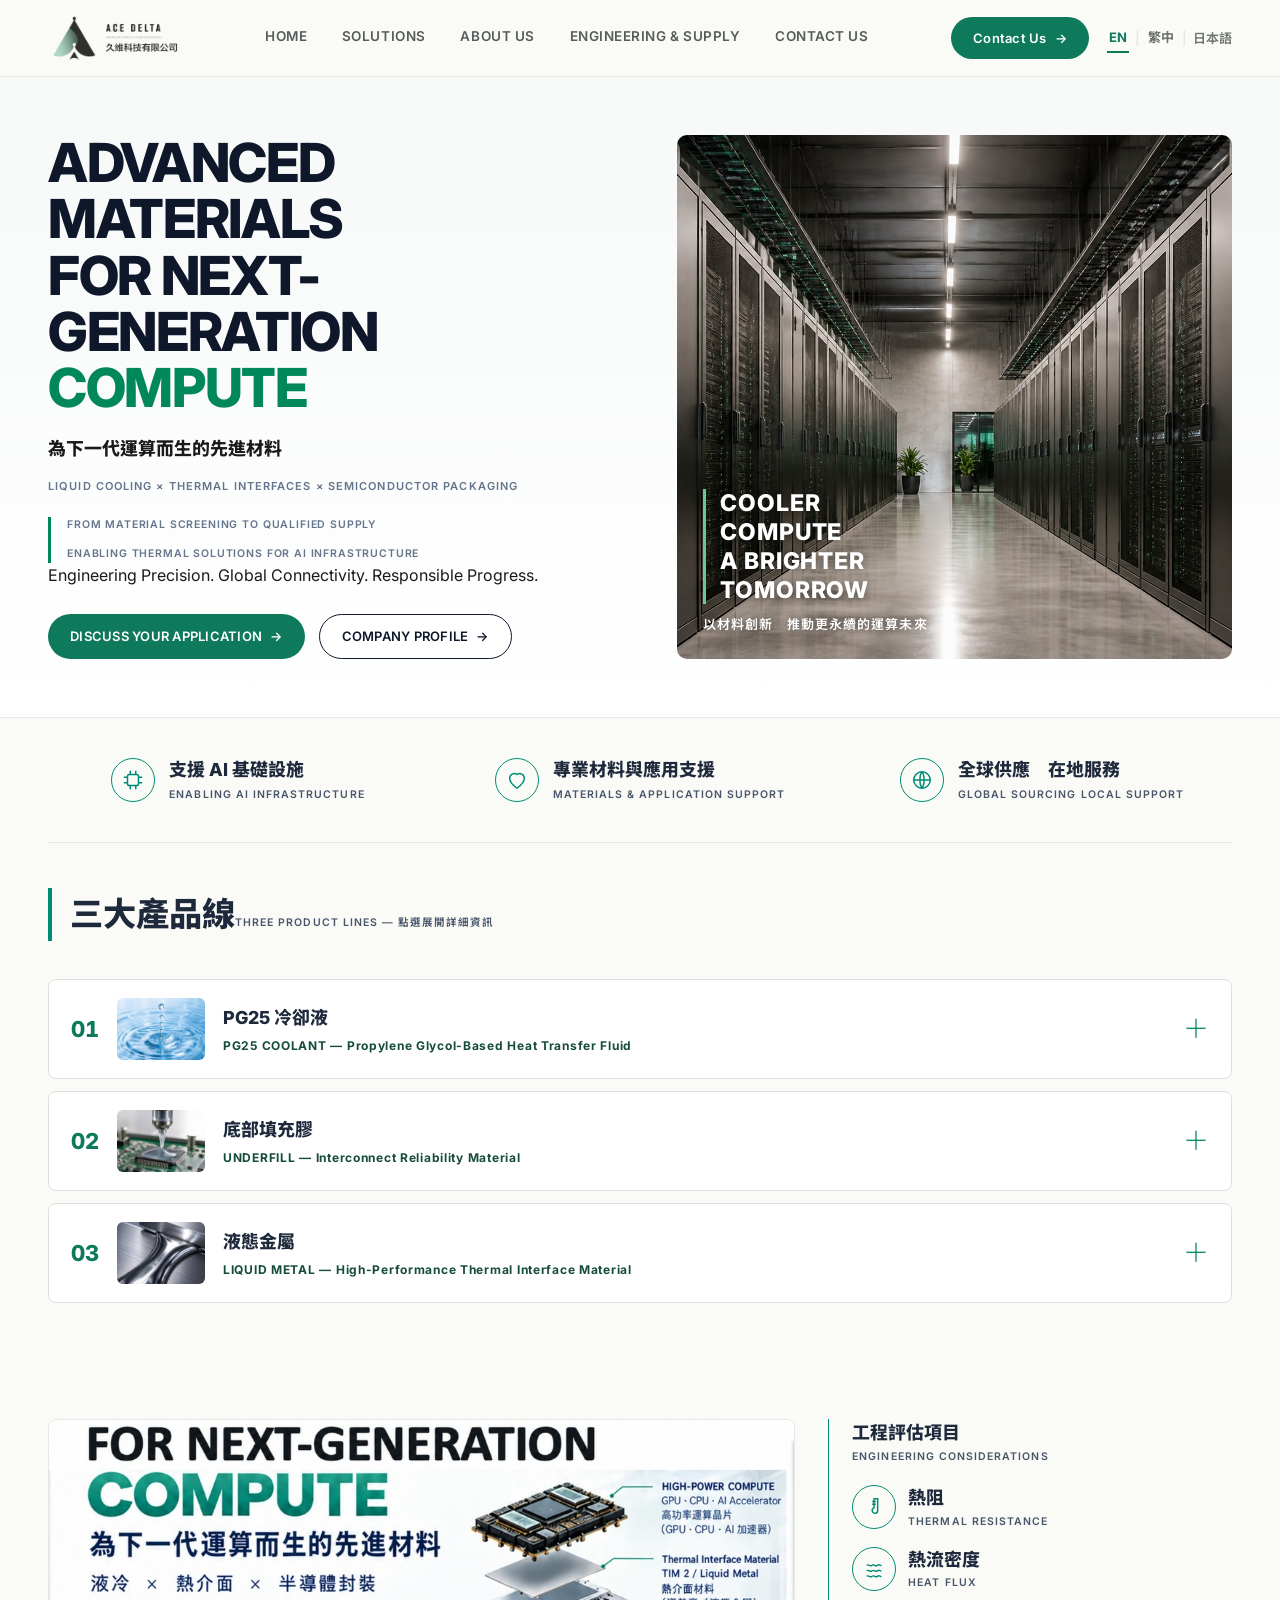
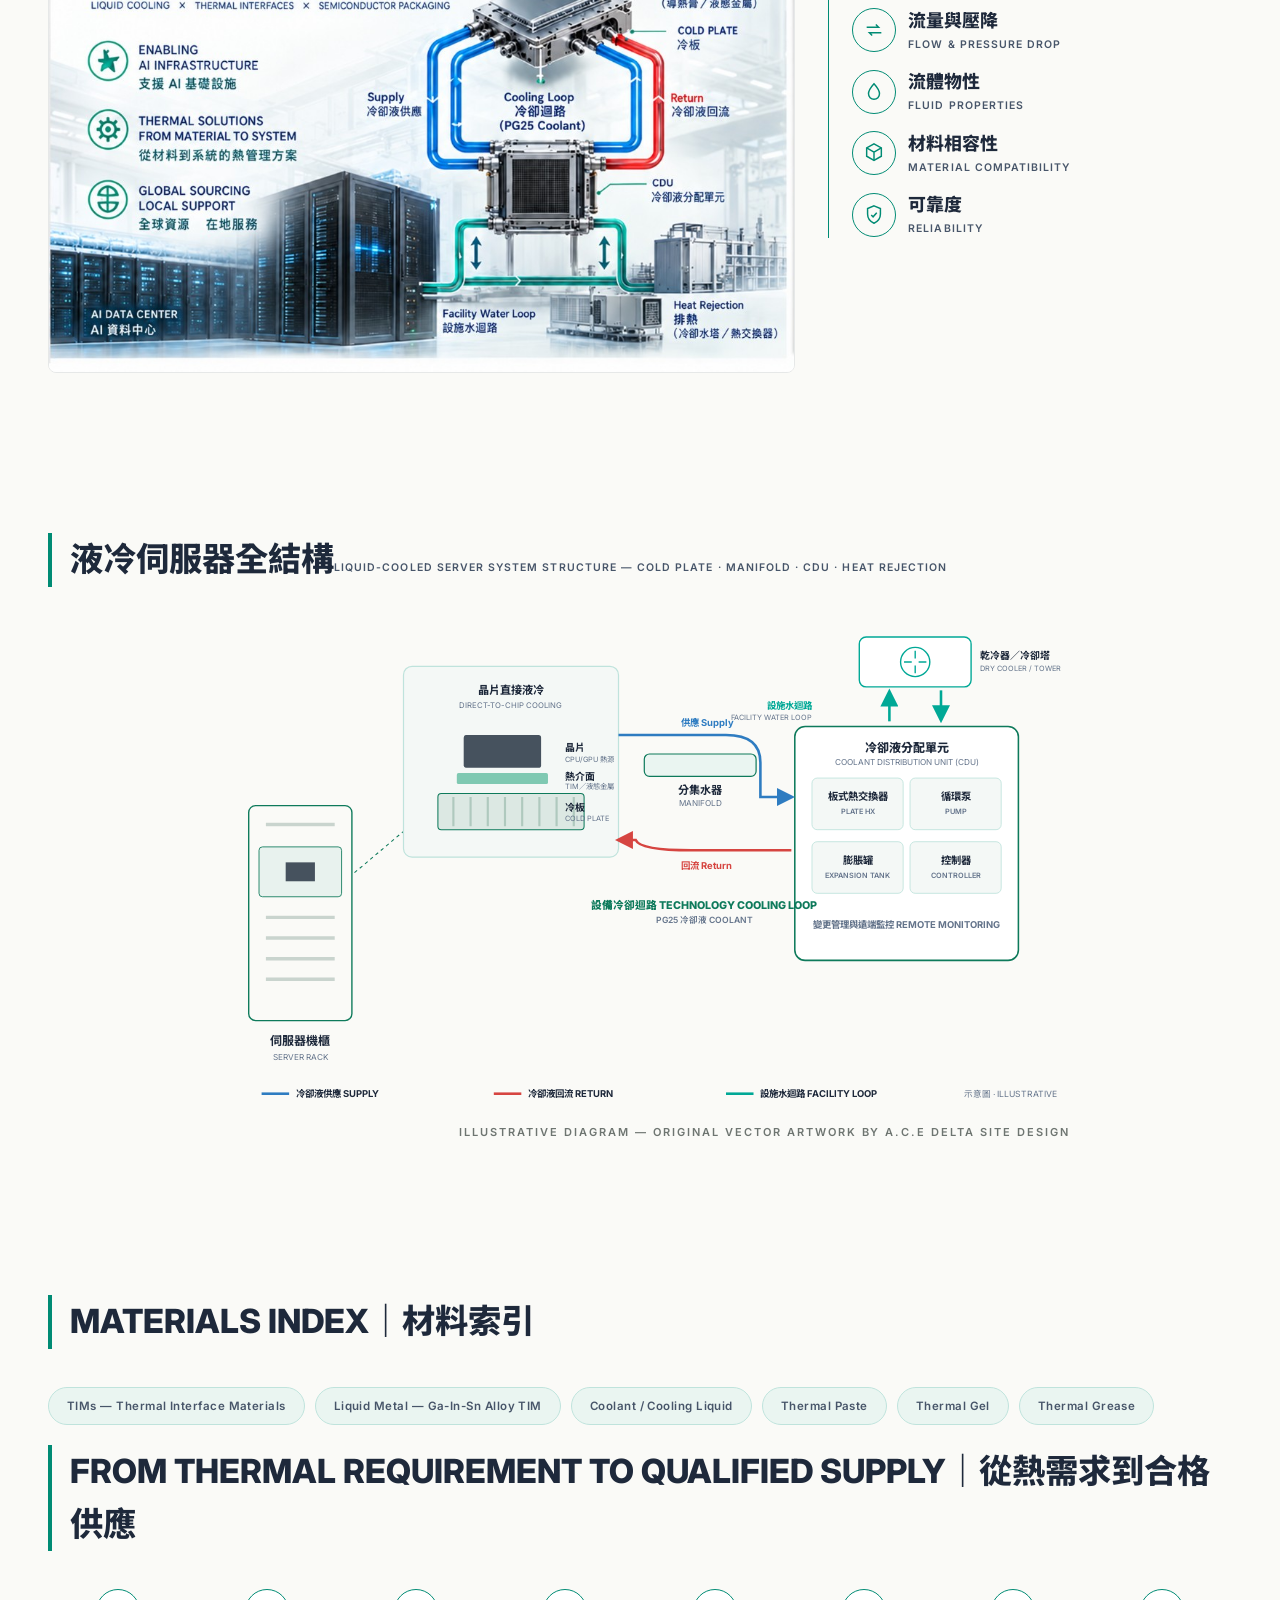
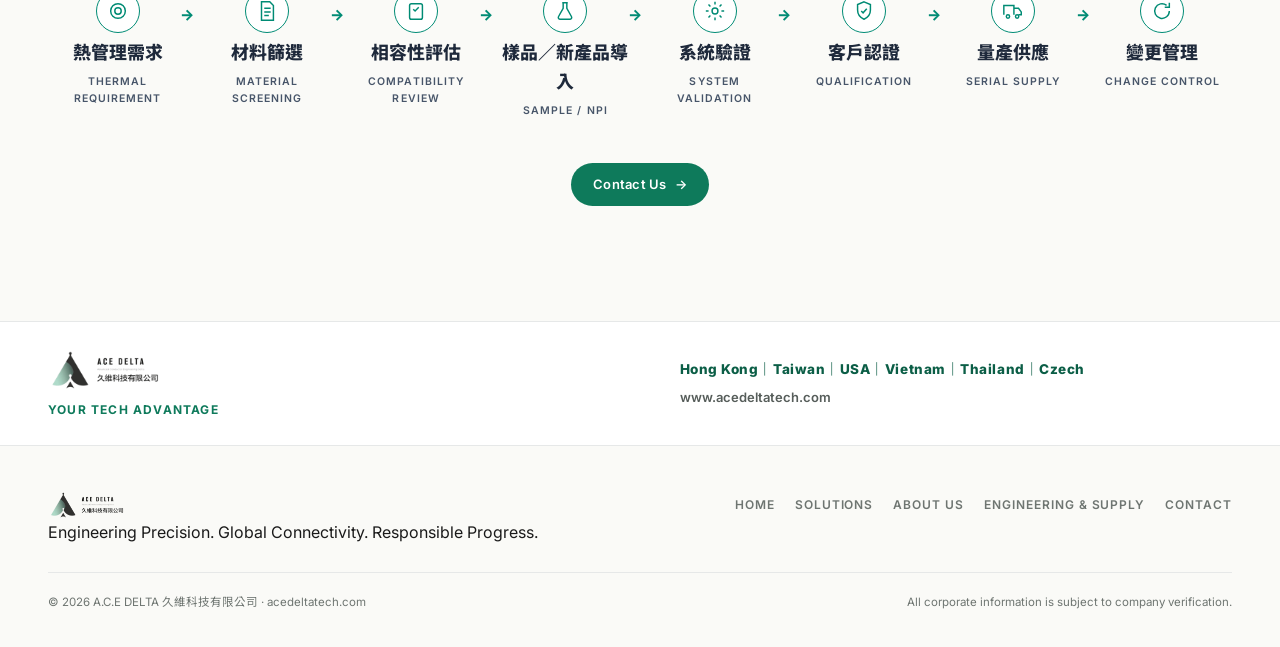
<file: index.html>
<!DOCTYPE html>
<!-- BUILD: 20261009-0045 | FIX: About Us links now point to about.html | 此檔案為修正版 -->
<html lang="en" class="lang-en">
<head>
<meta charset="UTF-8">
<meta name="viewport" content="width=device-width, initial-scale=1.0">
<title>A.C.E DELTA — Advanced Thermal Materials &amp; Engineering Supply｜TIMs, Ga-In-Sn Liquid Metal, Coolant, Thermal Paste</title>
<meta name="description" content="A.C.E DELTA TECH supports multinational manufacturing supply chains with thermal interface materials — Ga-In-Sn liquid metal TIM 液態金屬, coolant 冷卻液, thermal paste/gel/grease 導熱膏／導熱凝膠 — plus technical sourcing and application engineering support for AI server liquid cooling, EV batteries, automotive electronics and 5G／6G.">
<meta name="robots" content="index,follow">
<meta name="keywords" content="TIMs, thermal interface materials, liquid metal, coolant, cooling liquid, thermal paste, thermal gel, thermal grease, 散熱材料, 液態金屬, 冷卻液, 水冷液, 導熱膏, 導熱凝膠, 導熱矽脂">
<link rel="canonical" href="https://acedeltatech.com/">
<link rel="alternate" hreflang="en" href="https://acedeltatech.com/">
<link rel="alternate" hreflang="zh-Hant" href="https://acedeltatech.com/?lang=zh">
<link rel="alternate" hreflang="x-default" href="https://acedeltatech.com/">
<link rel="alternate" hreflang="ja" href="https://acedeltatech.com/ja/">
<meta property="og:type" content="website">
<meta property="og:site_name" content="A.C.E DELTA">
<meta property="og:title" content="A.C.E DELTA — Materials Enable a More Sustainable Compute Future">
<meta property="og:description" content="Advanced thermal materials for next-generation compute — liquid cooling, thermal interfaces, semiconductor packaging.">
<meta property="og:url" content="https://acedeltatech.com/">
<meta property="og:locale" content="en_US">
<meta property="og:locale:alternate" content="zh_TW">
<meta property="og:image" content="https://acedeltatech.com/og/about.jpg">
<meta name="twitter:card" content="summary_large_image">
<link rel="preconnect" href="https://fonts.googleapis.com">
<link rel="preconnect" href="https://fonts.gstatic.com" crossorigin>
<link href="https://fonts.googleapis.com/css2?family=Inter:wght@400;500;600;700;800&family=Source+Serif+4:opsz,wght@8..60,300;8..60,400&family=Noto+Sans+TC:wght@400;500;700;900&display=swap" rel="stylesheet">
<script type="application/ld+json">
{"@context":"https://schema.org","@graph":[
 {"@type":"Organization","@id":"https://acedeltatech.com/#org",
  "name":"A.C.E DELTA","alternateName":"久維科技有限公司",
  "url":"https://acedeltatech.com/",
  "description":"Hong Kong-based trading and application-support business in advanced thermal and electronic materials, connecting materials science, application expertise and international supply networks across Hong Kong, Taiwan, Vietnam, Thailand, the United States and the Czech Republic.",
  "areaServed":["HK","TW","VN","TH","US","CZ"],
  "knowsAbout":["Gallium-Indium-Tin (Ga-In-Sn) Alloy","Liquid Metal TIM","AI Server Liquid Cooling","Thermal Interface Materials (TIMs)","Liquid Metal","Coolant","Cooling Liquid","Thermal Paste","Thermal Gel","Thermal Grease","熱介面材料","散熱材料","液態金屬","冷卻液","水冷液","導熱膏","導熱凝膠"]},
 {"@type":"WebPage","@id":"https://acedeltatech.com/","url":"https://acedeltatech.com/",
  "name":"A.C.E DELTA 久維科技有限公司 — Advanced Materials for Next-Generation Compute","inLanguage":"en",
  "about":{"@id":"https://acedeltatech.com/#org"},
  "description":"Contact and global network of A.C.E DELTA: supply network, locations and operations across Hong Kong, Taiwan, Vietnam, Thailand, the United States and the Czech Republic."},
 {"@type":"BreadcrumbList","itemListElement":[
  {"@type":"ListItem","position":1,"name":"Home","item":"https://acedeltatech.com/"},
  {"@type":"ListItem","position":2,"name":"Contact Us","item":"https://acedeltatech.com/"}]}
]}
</script>
<link rel="stylesheet" href="assets/css/style.css">
</head>
<body data-page="home">
<a class="skip" href="#main"><span class="en">Skip to content</span><span class="zh">跳至主要內容</span></a>

<header class="site-head" id="siteHead">
  <div class="wrap head-in">
    <a class="logo" href="index.html" aria-label="A.C.E DELTA — 久維科技有限公司">
      <img src="assets/img/logo.png" alt="A.C.E DELTA — Advanced Conductor Engineering Delta 久維科技有限公司">
    </a>
    <nav class="main-nav" id="mainNav" aria-label="Main navigation">
      <a href="index.html"><span class="en">Home</span><span class="zh">首頁</span></a>
      <a href="solutions.html"><span class="en">Solutions</span><span class="zh">解決方案</span></a>
      <a href="about.html"><span class="en">About Us</span><span class="zh">關於我們</span></a>
      <a href="engineering.html"><span class="en">Engineering &amp; Supply</span><span class="zh">工程與供應</span></a>
      <a href="contact.html"><span class="en">Contact Us</span><span class="zh">聯絡我們</span></a>
    </nav>
    <div class="head-actions">
      <a class="pill" href="#rfq"><span class="en">Contact Us</span><span class="zh">聯絡我們</span> →</a>
      <div class="lang-sw" role="group" aria-label="Language switch">
        <button type="button" data-lang="en" aria-pressed="true">EN</button>
        <span class="bar">|</span>
        <button type="button" data-lang="zh" aria-pressed="false">繁中</button>
      <span class="bar">|</span><a href="https://acedeltatech.com/ja/" hreflang="ja">日本語</a></div>
      <button class="burger" id="burger" aria-expanded="false" aria-controls="mainNav" aria-label="Menu"><span></span><span></span><span></span></button>
    </div>
  </div>
</header>

<main id="main">

<!-- ============ HERO ============ -->
<section class="hero2" id="top">
  <div class="wrap hero2-grid">
    <div class="hero2-copy">
      <h1><span class="navy">ADVANCED MATERIALS<br>FOR NEXT-GENERATION</span><br><span class="hl">COMPUTE</span></h1>
      <p class="h-zh">為下一代運算而生的先進材料</p>
      <p class="h-tags"><span class="zh">液冷 × 熱介面 × 半導體封裝</span><span class="en">LIQUID COOLING × THERMAL INTERFACES × SEMICONDUCTOR PACKAGING</span></p>
      <div class="h-values">
        <p><span class="zh">從材料篩選到合格供應</span><span class="en-sub">From material screening to qualified supply</span></p>
        <p><span class="zh">支援 AI 運算基礎設施的熱管理與材料解決方案</span><span class="en-sub">Enabling thermal solutions for AI infrastructure</span></p>
      </div>
      <p class="brand-statement"><span class="en">Engineering Precision. Global Connectivity. Responsible Progress.</span><span class="zh">可靠技術・全球信任・共創未來</span></p>
      <div class="h-ctas">
        <a class="pill" href="contact.html"><span class="zh">討論您的應用需求</span><span class="en">DISCUSS YOUR APPLICATION</span> →</a>
        <button class="pill ghost" id="profileBtn" type="button"><span class="zh">下載公司簡介</span><span class="en">COMPANY PROFILE</span> →</button>
      </div>
    </div>
    <figure class="hero2-media">
      <img src="assets/img/ai-dc-hero.jpg" alt="AI data center corridor — liquid-cooled compute infrastructure">
      <figcaption class="h-ov"><span class="ov-en">COOLER<br>COMPUTE<br>A BRIGHTER<br>TOMORROW</span><span class="ov-zh">以材料創新　推動更永續的運算未來</span></figcaption>
    </figure>
  </div>
</section>

<!-- ============ VALUE PILLARS ============ -->
  <div class="wrap">
    <div class="pillars reveal">
      <div class="pillar"><span class="ico" aria-hidden="true"><svg viewBox="0 0 24 24" fill="none" stroke="#008B74" stroke-width="1.6"><rect x="6" y="6" width="12" height="12" rx="2"/><path d="M9 2v4M15 2v4M9 18v4M15 18v4M2 9h4M2 15h4M18 9h4M18 15h4"/></svg></span><p><span class="zh-big">支援 AI 基礎設施</span><span class="en-small">ENABLING AI INFRASTRUCTURE</span></p></div>
      <div class="pillar"><span class="ico" aria-hidden="true"><svg viewBox="0 0 24 24" fill="none" stroke="#008B74" stroke-width="1.6"><path d="M12 21c-4-3-8-6.5-8-11a5 5 0 0 1 8-4 5 5 0 0 1 8 4c0 4.5-4 8-8 11z"/></svg></span><p><span class="zh-big">專業材料與應用支援</span><span class="en-small">MATERIALS &amp; APPLICATION SUPPORT</span></p></div>
      <div class="pillar"><span class="ico" aria-hidden="true"><svg viewBox="0 0 24 24" fill="none" stroke="#008B74" stroke-width="1.6"><circle cx="12" cy="12" r="9"/><path d="M3 12h18M12 3c3 3.5 3 14 0 18M12 3c-3 3.5-3 14 0 18"/></svg></span><p><span class="zh-big">全球供應　在地服務</span><span class="en-small">GLOBAL SOURCING LOCAL SUPPORT</span></p></div>
    </div>
  </div>

  <!-- ============ PRODUCTS — EXPANDABLE ============ -->
  <div class="wrap">
    <section class="sec" id="materials" aria-label="Products" style="padding-top:clamp(30px,3.5vw,52px)">
      <div class="prod-head reveal">
        <h2><span class="zh-big">三大產品線</span><span class="en-small">THREE PRODUCT LINES — 點選展開詳細資訊</span></h2>
      </div>
      <div class="acc reveal">
        <article class="acc-item">
          <button class="acc-head" aria-expanded="false" aria-controls="acc1">
            <span class="pnum num">01</span>
            <img class="acc-thumb" src="assets/img/product-pg25-coolant.jpg" alt="PG25 coolant 冷卻液 — propylene glycol heat transfer fluid for AI server liquid cooling">
            <span class="acc-title"><span class="zh-big">PG25 冷卻液</span><span class="en-big2">PG25 COOLANT — Propylene Glycol-Based Heat Transfer Fluid</span></span>
            <span class="acc-x" aria-hidden="true">＋</span>
          </button>
          <div class="acc-body" id="acc1" hidden>
            <div class="acc-inner">
              <p class="pdesc"><span class="en">Propylene Glycol-Based Heat Transfer Fluid</span><span class="zh">丙二醇系熱傳流體</span></p>
              <ul class="pbullets">
                <li><span class="zh">晶片直接液冷</span><span class="en-sub">Direct-to-Chip Cooling</span></li>
                <li><span class="zh">設備冷卻迴路</span><span class="en-sub">Technology Cooling Loop</span></li>
                <li><span class="zh">防腐蝕保護</span><span class="en-sub">Corrosion Protection</span></li>
                <li><span class="zh">材料相容性</span><span class="en-sub">Material Compatibility</span></li>
              </ul>
              <span class="ptag">美國／歐洲供應來源 U.S. / EUROPEAN SUPPLY OPTIONS</span>
            </div>
          </div>
        </article>
        <article class="acc-item">
          <button class="acc-head" aria-expanded="false" aria-controls="acc2">
            <span class="pnum num">02</span>
            <img class="acc-thumb" src="assets/img/product-underfill.jpg" alt="Underfill 底部填充膠 dispensing on flip-chip package — interconnect reliability material">
            <span class="acc-title"><span class="zh-big">底部填充膠</span><span class="en-big2">UNDERFILL — Interconnect Reliability Material</span></span>
            <span class="acc-x" aria-hidden="true">＋</span>
          </button>
          <div class="acc-body" id="acc2" hidden>
            <div class="acc-inner">
              <p class="pdesc"><span class="en">Interconnect Reliability Material</span><span class="zh">提升封裝互連可靠度</span></p>
              <ul class="pbullets">
                <li><span class="zh">Flip-Chip · BGA · CSP · Cu Pillar</span><span class="en">Flip-Chip · BGA · CSP · Cu Pillar</span></li>
                <li><span class="zh">熱機械應力管理</span><span class="en-sub">Thermo-Mechanical Stress Management</span></li>
                <li><span class="zh">互連可靠度</span><span class="en-sub">Interconnect Reliability</span></li>
                <li><span class="zh">應用與採購支援</span><span class="en-sub">Application &amp; Sourcing Support</span></li>
              </ul>
            </div>
          </div>
        </article>
        <article class="acc-item">
          <button class="acc-head" aria-expanded="false" aria-controls="acc3">
            <span class="pnum num">03</span>
            <img class="acc-thumb" src="assets/img/product-liquid-metal.jpg" alt="Liquid metal 液態金屬 TIM — gallium-based thermal interface material">
            <span class="acc-title"><span class="zh-big">液態金屬</span><span class="en-big2">LIQUID METAL — High-Performance Thermal Interface Material</span></span>
            <span class="acc-x" aria-hidden="true">＋</span>
          </button>
          <div class="acc-body" id="acc3" hidden>
            <div class="acc-inner">
              <p class="pdesc"><span class="en">High-Performance Thermal Interface Material</span><span class="zh">高效能熱介面材料</span></p>
              <div class="badges2">
                <span class="badge2">NON-CHINA ORIGIN｜非中國產地</span>
              </div>
              <div class="excl">EXCLUSIVE DISTRIBUTION · SOUTHEAST ASIA<br>東南亞地區獨家經銷</div>
              <ul class="pbullets">
                <li><span class="zh">材料相容性評估</span><span class="en-sub">Material Compatibility Assessment</span></li>
                <li><span class="zh">應用驗證</span><span class="en-sub">Application Qualification</span></li>
                <li><span class="zh">可靠度驗證</span><span class="en-sub">Reliability Validation</span></li>
              </ul>
            </div>
          </div>
        </article>
      </div>

      <!-- ============ SYSTEM STRUCTURE DIAGRAM ============ -->
      <section class="sec ov3" aria-label="System overview">
        <h2 class="sr-only">Advanced Materials for Next-Generation Compute 為下一代運算而生的先進材料 — 液冷 × 熱介面 × 半導體封裝 LIQUID COOLING × THERMAL INTERFACES × SEMICONDUCTOR PACKAGING。價值：支援 AI 基礎設施／從材料到系統的熱管理方案／全球資源 在地服務。架構：高功率運算晶片（GPU · CPU · AI 加速器）→ 熱介面材料（TIM／液態金屬）→ 冷板；設備冷卻迴路（PG25 冷卻液）供應／回流 → 冷卻液分配單元 CDU → 設施水迴路 → 排熱（冷卻水塔／熱交換器）。</h2>
        <figure class="ov3-fig reveal">
          <img src="assets/img/home-render-full.jpg" alt="系統總覽完整資訊圖：FOR NEXT-GENERATION COMPUTE 為下一代運算而生的先進材料 — 液冷 × 熱介面 × 半導體封裝；支援 AI 基礎設施、從材料到系統的熱管理方案、全球資源 在地服務；高功率運算晶片（GPU · CPU · AI 加速器）→ 熱介面材料（TIM 2／液態金屬）→ 冷板；冷卻迴路（PG25 冷卻液）供應／回流、冷卻液分配單元（CDU）、AI 資料中心機櫃、設施水迴路與排熱（冷卻水塔／熱交換器）">
        </figure>
        <aside class="eng reveal" aria-label="工程評估項目">
          <p class="eng-h"><span class="zh-big">工程評估項目</span><span class="en-small">ENGINEERING CONSIDERATIONS</span></p>
          <ul>
            <li><span class="ico" aria-hidden="true"><svg viewBox="0 0 24 24" fill="none" stroke="#008B74" stroke-width="1.6"><path d="M12 3v10a3 3 0 1 0 4 2.8V3z"/><path d="M10 6h4M10 9h4"/></svg></span><span class="t"><span class="zh-big">熱阻</span><span class="en-small">Thermal Resistance</span></span></li>
            <li><span class="ico" aria-hidden="true"><svg viewBox="0 0 24 24" fill="none" stroke="#008B74" stroke-width="1.6"><path d="M4 8c2-2 4 2 6 0s4 2 6 0 3 1 4 0M4 14c2-2 4 2 6 0s4 2 6 0 3 1 4 0M4 20c2-2 4 2 6 0s4 2 6 0 3 1 4 0"/></svg></span><span class="t"><span class="zh-big">熱流密度</span><span class="en-small">Heat Flux</span></span></li>
            <li><span class="ico" aria-hidden="true"><svg viewBox="0 0 24 24" fill="none" stroke="#008B74" stroke-width="1.6"><path d="M4 9h13l-3-3M20 15H7l3 3"/></svg></span><span class="t"><span class="zh-big">流量與壓降</span><span class="en-small">Flow &amp; Pressure Drop</span></span></li>
            <li><span class="ico" aria-hidden="true"><svg viewBox="0 0 24 24" fill="none" stroke="#008B74" stroke-width="1.6"><path d="M12 3s6 6.6 6 11a6 6 0 0 1-12 0c0-4.4 6-11 6-11z"/></svg></span><span class="t"><span class="zh-big">流體物性</span><span class="en-small">Fluid Properties</span></span></li>
            <li><span class="ico" aria-hidden="true"><svg viewBox="0 0 24 24" fill="none" stroke="#008B74" stroke-width="1.6"><path d="M12 2l8 4.5v9L12 20l-8-4.5v-9z"/><path d="M12 11L4 6.5M12 11l8-4.5M12 11v9"/></svg></span><span class="t"><span class="zh-big">材料相容性</span><span class="en-small">Material Compatibility</span></span></li>
            <li><span class="ico" aria-hidden="true"><svg viewBox="0 0 24 24" fill="none" stroke="#008B74" stroke-width="1.6"><path d="M12 2l7 3v6c0 5-3.5 8.5-7 10-3.5-1.5-7-5-7-10V5z"/><path d="M9 12l2 2 4-4.5"/></svg></span><span class="t"><span class="zh-big">可靠度</span><span class="en-small">Reliability</span></span></li>
          </ul>
        </aside>
      </section>

      <section class="sec sysband" aria-label="Liquid cooling system structure" style="padding-top:clamp(30px,3.5vw,52px)">
        <div class="prod-head reveal">
          <h2><span class="zh-big">液冷伺服器全結構</span><span class="en-small">LIQUID-COOLED SERVER SYSTEM STRUCTURE — COLD PLATE · MANIFOLD · CDU · HEAT REJECTION</span></h2>
        </div>
        <figure class="sysfig reveal">
          <svg viewBox="0 0 1000 560" role="img" aria-label="液冷伺服器全結構示意圖：冷板覆蓋 CPU/GPU 熱源、分集水器、冷卻液分配單元（CDU：板式熱交換器、循環泵、膨脹罐、控制器）、乾冷器／冷卻塔；設備冷卻迴路（PG25 冷卻液）與設施水迴路">
  <defs>
    <marker id="aB" viewBox="0 0 10 10" refX="8" refY="5" markerWidth="7" markerHeight="7" orient="auto-start-reverse"><path d="M0 0L10 5L0 10z" fill="#2E7CC1"/></marker>
    <marker id="aR" viewBox="0 0 10 10" refX="8" refY="5" markerWidth="7" markerHeight="7" orient="auto-start-reverse"><path d="M0 0L10 5L0 10z" fill="#D64541"/></marker>
    <marker id="aT" viewBox="0 0 10 10" refX="8" refY="5" markerWidth="7" markerHeight="7" orient="auto-start-reverse"><path d="M0 0L10 5L0 10z" fill="#00A896"/></marker>
  </defs>
  <!-- server rack -->
  <rect x="45" y="210" width="120" height="250" rx="8" fill="#FAFAF7" stroke="#0E7A5B" stroke-width="1.6"/>
  <rect x="57" y="258" width="96" height="58" rx="4" fill="#E8F2EE" stroke="#0E7A5B" stroke-width="1"/>
  <rect x="88" y="276" width="34" height="22" fill="#46525E"/>
  <path d="M65 232h80M65 340h80M65 364h80M65 388h80M65 412h80" stroke="#C9D4CE" stroke-width="4"/>
  <text x="105" y="488" text-anchor="middle" font-size="14" font-weight="700" fill="#1E293B">伺服器機櫃</text>
  <text x="105" y="506" text-anchor="middle" font-size="9.5" fill="#64748B">SERVER RACK</text>
  <path d="M168 288 L225 240" stroke="#0E7A5B" stroke-width="1.2" stroke-dasharray="4 4"/>
  <!-- cold plate zoom -->
  <rect x="225" y="48" width="250" height="222" rx="10" fill="#F4F8F6" stroke="#BFE3DC" stroke-width="1.4"/>
  <rect x="295" y="128" width="90" height="38" rx="3" fill="#46525E"/>
  <rect x="287" y="172" width="106" height="13" rx="2" fill="#7FC9B2"/>
  <rect x="265" y="196" width="170" height="42" rx="4" fill="#DCE8E3" stroke="#0E7A5B" stroke-width="1.2"/>
  <path d="M283 200v34M303 200v34M323 200v34M343 200v34M363 200v34M383 200v34M403 200v34M423 200v34" stroke="#AFC9BE" stroke-width="2.5"/>
  <text x="413" y="146" font-size="11.5" font-weight="700" fill="#1E293B">晶片</text>
  <text x="413" y="159" font-size="8.5" fill="#64748B">CPU/GPU 熱源</text>
  <text x="413" y="180" font-size="11.5" font-weight="700" fill="#1E293B">熱介面</text>
  <text x="413" y="191" font-size="8.5" fill="#64748B">TIM／液態金屬</text>
  <text x="413" y="216" font-size="11.5" font-weight="700" fill="#1E293B">冷板</text>
  <text x="413" y="228" font-size="8.5" fill="#64748B">COLD PLATE</text>
  <text x="350" y="80" text-anchor="middle" font-size="13" font-weight="700" fill="#1E293B">晶片直接液冷</text>
  <text x="350" y="96" text-anchor="middle" font-size="9" fill="#64748B">DIRECT-TO-CHIP COOLING</text>
  <!-- manifold -->
  <rect x="505" y="150" width="130" height="26" rx="6" fill="#EAF5F1" stroke="#0E7A5B" stroke-width="1.4"/>
  <text x="570" y="196" text-anchor="middle" font-size="13" font-weight="700" fill="#1E293B">分集水器</text>
  <text x="570" y="211" text-anchor="middle" font-size="9.5" fill="#64748B">MANIFOLD</text>
  <!-- CDU -->
  <rect x="680" y="118" width="260" height="272" rx="12" fill="#fff" stroke="#0E7A5B" stroke-width="1.8"/>
  <text x="810" y="148" text-anchor="middle" font-size="14" font-weight="800" fill="#1E293B">冷卻液分配單元</text>
  <text x="810" y="163" text-anchor="middle" font-size="9.5" fill="#64748B">COOLANT DISTRIBUTION UNIT (CDU)</text>
  <g font-size="12" font-weight="700" fill="#1E293B">
    <rect x="700" y="178" width="106" height="60" rx="6" fill="#F4F8F6" stroke="#BFE3DC"/><text x="753" y="204" text-anchor="middle">板式熱交換器</text><text x="753" y="220" text-anchor="middle" font-size="8.5" font-weight="600" fill="#64748B">PLATE HX</text>
    <rect x="814" y="178" width="106" height="60" rx="6" fill="#F4F8F6" stroke="#BFE3DC"/><text x="867" y="204" text-anchor="middle">循環泵</text><text x="867" y="220" text-anchor="middle" font-size="8.5" font-weight="600" fill="#64748B">PUMP</text>
    <rect x="700" y="252" width="106" height="60" rx="6" fill="#F4F8F6" stroke="#BFE3DC"/><text x="753" y="278" text-anchor="middle">膨脹罐</text><text x="753" y="294" text-anchor="middle" font-size="8.5" font-weight="600" fill="#64748B">EXPANSION TANK</text>
    <rect x="814" y="252" width="106" height="60" rx="6" fill="#F4F8F6" stroke="#BFE3DC"/><text x="867" y="278" text-anchor="middle">控制器</text><text x="867" y="294" text-anchor="middle" font-size="8.5" font-weight="600" fill="#64748B">CONTROLLER</text>
  </g>
  <text x="810" y="352" text-anchor="middle" font-size="11" font-weight="700" fill="#64748B">變更管理與遠端監控 REMOTE MONITORING</text>
  <!-- dry cooler -->
  <rect x="755" y="14" width="130" height="58" rx="8" fill="#fff" stroke="#00A896" stroke-width="1.6"/>
  <circle cx="820" cy="43" r="17" fill="none" stroke="#00A896" stroke-width="1.6"/>
  <path d="M820 30v9M820 47v9M807 43h9M824 43h9" stroke="#00A896" stroke-width="1.6"/>
  <text x="895" y="40" font-size="11.5" font-weight="700" fill="#1E293B">乾冷器／冷卻塔</text>
  <text x="895" y="53" font-size="8.5" fill="#64748B">DRY COOLER / TOWER</text>
  <!-- pipes -->
  <path d="M475 128 H600 Q640 128 640 160 V200 H676" fill="none" stroke="#2E7CC1" stroke-width="3" marker-end="url(#aB)"/>
  <text x="548" y="118" font-size="11" font-weight="700" fill="#2E7CC1">供應 Supply</text>
  <path d="M676 262 H560 Q500 262 495 250 L475 250" fill="none" stroke="#D64541" stroke-width="3" marker-end="url(#aR)"/>
  <text x="548" y="284" font-size="11" font-weight="700" fill="#D64541">回流 Return</text>
  <path d="M790 112 V78" fill="none" stroke="#00A896" stroke-width="3" marker-end="url(#aT)"/>
  <path d="M850 76 V110" fill="none" stroke="#00A896" stroke-width="3" marker-end="url(#aT)"/>
  <text x="700" y="98" text-anchor="end" font-size="11" font-weight="700" fill="#00A896">設施水迴路</text>
  <text x="700" y="110" text-anchor="end" font-size="8.5" fill="#64748B">FACILITY WATER LOOP</text>
  <!-- loop label -->
  <text x="575" y="330" text-anchor="middle" font-size="12.5" font-weight="800" fill="#0E7A5B">設備冷卻迴路 TECHNOLOGY COOLING LOOP</text>
  <text x="575" y="347" text-anchor="middle" font-size="10" font-weight="600" fill="#64748B">PG25 冷卻液 COOLANT</text>
  <!-- legend -->
  <g font-size="11" font-weight="700" fill="#1E293B">
    <line x1="60" y1="545" x2="92" y2="545" stroke="#2E7CC1" stroke-width="3"/><text x="100" y="549">冷卻液供應 SUPPLY</text>
    <line x1="330" y1="545" x2="362" y2="545" stroke="#D64541" stroke-width="3"/><text x="370" y="549">冷卻液回流 RETURN</text>
    <line x1="600" y1="545" x2="632" y2="545" stroke="#00A896" stroke-width="3"/><text x="640" y="549">設施水迴路 FACILITY LOOP</text>
  </g>
  <text x="985" y="549" text-anchor="end" font-size="10" fill="#64748B">示意圖 · ILLUSTRATIVE</text>
</svg>
          <figcaption class="micro" style="text-align:right;margin-top:10px"><span class="en">Illustrative diagram — original vector artwork by A.C.E DELTA site design</span><span class="zh">示意圖 — 本站原創向量繪製</span></figcaption>
        </figure>
      </section>

    <section class="sec mi-sec" aria-label="Materials index" style="padding-top:clamp(24px,3vw,40px)">
    <div class="prod-head reveal"><h2><span class="zh-big">MATERIALS INDEX｜材料索引</span></h2></div>
    <ul class="mi-list reveal">
      <li><span class="zh">散熱材料／熱介面材料</span><span class="en">TIMs — Thermal Interface Materials</span></li>
      <li><span class="zh">液態金屬（鎵銦錫合金 GaInSn）</span><span class="en">Liquid Metal — Ga-In-Sn Alloy TIM</span></li>
      <li><span class="zh">冷卻液／水冷液</span><span class="en">Coolant / Cooling Liquid</span></li>
      <li><span class="zh">導熱膏</span><span class="en">Thermal Paste</span></li>
      <li><span class="zh">導熱凝膠</span><span class="en">Thermal Gel</span></li>
      <li><span class="zh">導熱矽脂</span><span class="en">Thermal Grease</span></li>
    </ul>
  </section>

      <div class="flow-head reveal"><h2><span class="zh-big">FROM THERMAL REQUIREMENT TO QUALIFIED SUPPLY｜從熱需求到合格供應</span></h2></div>
      <ol class="flow reveal">
        <li><span class="f-ico" aria-hidden="true"><svg viewBox="0 0 24 24" fill="none" stroke="#008B74" stroke-width="1.6"><circle cx="12" cy="12" r="8"/><circle cx="12" cy="12" r="3.5"/></svg></span><span class="zh-big">熱管理需求</span><span class="en-small">Thermal Requirement</span></li>
        <li><span class="f-ico" aria-hidden="true"><svg viewBox="0 0 24 24" fill="none" stroke="#008B74" stroke-width="1.6"><path d="M6 2h9l4 4v16H6z"/><path d="M9 9h7M9 13h7M9 17h5"/></svg></span><span class="zh-big">材料篩選</span><span class="en-small">Material Screening</span></li>
        <li><span class="f-ico" aria-hidden="true"><svg viewBox="0 0 24 24" fill="none" stroke="#008B74" stroke-width="1.6"><rect x="5" y="4" width="14" height="17" rx="2"/><path d="M9 10l2 2 4-4"/></svg></span><span class="zh-big">相容性評估</span><span class="en-small">Compatibility Review</span></li>
        <li><span class="f-ico" aria-hidden="true"><svg viewBox="0 0 24 24" fill="none" stroke="#008B74" stroke-width="1.6"><path d="M9 3h6M10 3v6l-5 9a2 2 0 0 0 1.8 3h10.4a2 2 0 0 0 1.8-3l-5-9V3"/></svg></span><span class="zh-big">樣品／新產品導入</span><span class="en-small">Sample / NPI</span></li>
        <li><span class="f-ico" aria-hidden="true"><svg viewBox="0 0 24 24" fill="none" stroke="#008B74" stroke-width="1.6"><circle cx="12" cy="12" r="3.2"/><path d="M12 2v3M12 19v3M2 12h3M19 12h3M4.9 4.9l2.1 2.1M17 17l2.1 2.1M19.1 4.9L17 7M7 17l-2.1 2.1"/></svg></span><span class="zh-big">系統驗證</span><span class="en-small">System Validation</span></li>
        <li><span class="f-ico" aria-hidden="true"><svg viewBox="0 0 24 24" fill="none" stroke="#008B74" stroke-width="1.6"><path d="M12 2l7 3v6c0 5-3.5 8.5-7 10-3.5-1.5-7-5-7-10V5z"/><path d="M9 12l2 2 4-4.5"/></svg></span><span class="zh-big">客戶認證</span><span class="en-small">Qualification</span></li>
        <li><span class="f-ico" aria-hidden="true"><svg viewBox="0 0 24 24" fill="none" stroke="#008B74" stroke-width="1.6"><path d="M2 16V6h11v10M13 9h5l3 4v3h-3"/><circle cx="6.5" cy="18" r="1.8"/><circle cx="16.5" cy="18" r="1.8"/></svg></span><span class="zh-big">量產供應</span><span class="en-small">Serial Supply</span></li>
        <li><span class="f-ico" aria-hidden="true"><svg viewBox="0 0 24 24" fill="none" stroke="#008B74" stroke-width="1.6"><path d="M20 12a8 8 0 1 1-3-6.2"/><path d="M20 3v5h-5"/></svg></span><span class="zh-big">變更管理</span><span class="en-small">Change Control</span></li>
      </ol>

      <div class="home-cta reveal">
        <a class="pill" href="contact.html"><span class="en">Contact Us</span><span class="zh">聯絡我們</span> →</a>
      </div>
    </section>
  </div>

  

    
  </section>
</div>

</main>

<div class="entity-strip">
  <div class="wrap entity-grid">
    <div class="e-brand"><img src="assets/img/logo.png" alt="A.C.E DELTA — 久維科技有限公司"><p class="mast-tag" style="margin-top:8px">Your Tech Advantage</p></div>
    <div class="e-loc"><p class="loc-line">Hong Kong｜Taiwan｜USA｜Vietnam｜Thailand｜Czech</p><p class="e-url">www.acedeltatech.com</p></div>
  </div>
</div>
<footer class="site-foot">
  <div class="wrap">
    <div class="foot-in">
      <a class="logo" href="#top" ><img src="assets/img/logo.png" alt="A.C.E DELTA — 久維科技有限公司"></a>
      <nav class="foot-nav" aria-label="Footer navigation">
        <a href="index.html"><span class="en">Home</span><span class="zh">首頁</span></a>
        <a href="solutions.html"><span class="en">Solutions</span><span class="zh">解決方案</span></a>
        <a href="about.html"><span class="en">About Us</span><span class="zh">關於我們</span></a>
        <a href="engineering.html"><span class="en">Engineering &amp; Supply</span><span class="zh">工程與供應</span></a>
        <a href="#rfq"><span class="en">Contact</span><span class="zh">聯絡</span></a>
      </nav>
    </div>
    <p class="brand-line"><span class="en">Engineering Precision. Global Connectivity. Responsible Progress.</span><span class="zh">可靠技術・全球信任・共創未來</span></p>
    <div class="foot-legal">
      <span>© 2026 A.C.E DELTA 久維科技有限公司 · acedeltatech.com</span>
      <span><span class="en">All corporate information is subject to company verification.</span><span class="zh">所有公司資訊以公司確認為準。</span></span>
    </div>
  </div>
</footer>

<div id="toast" role="status" aria-live="polite"></div>

<script src="assets/js/main.js" defer></script>
</body>
</html>
</file>
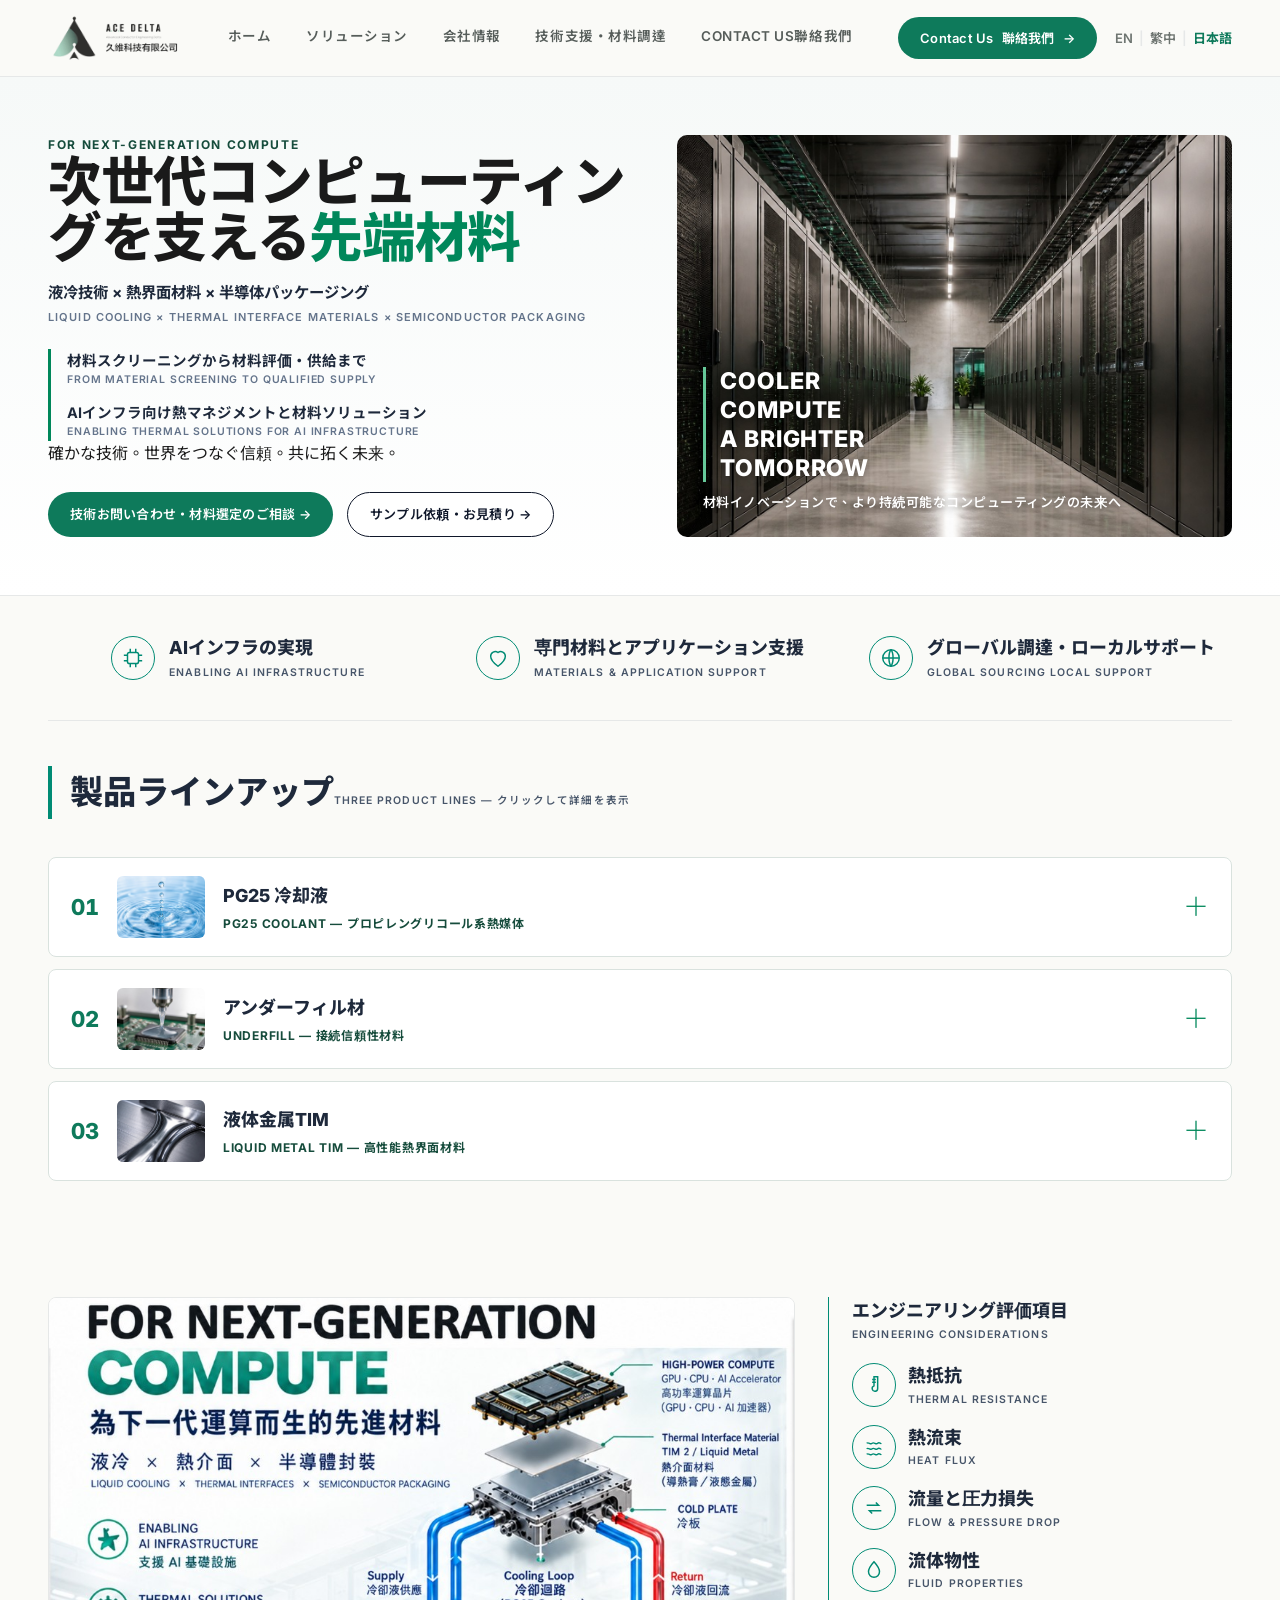
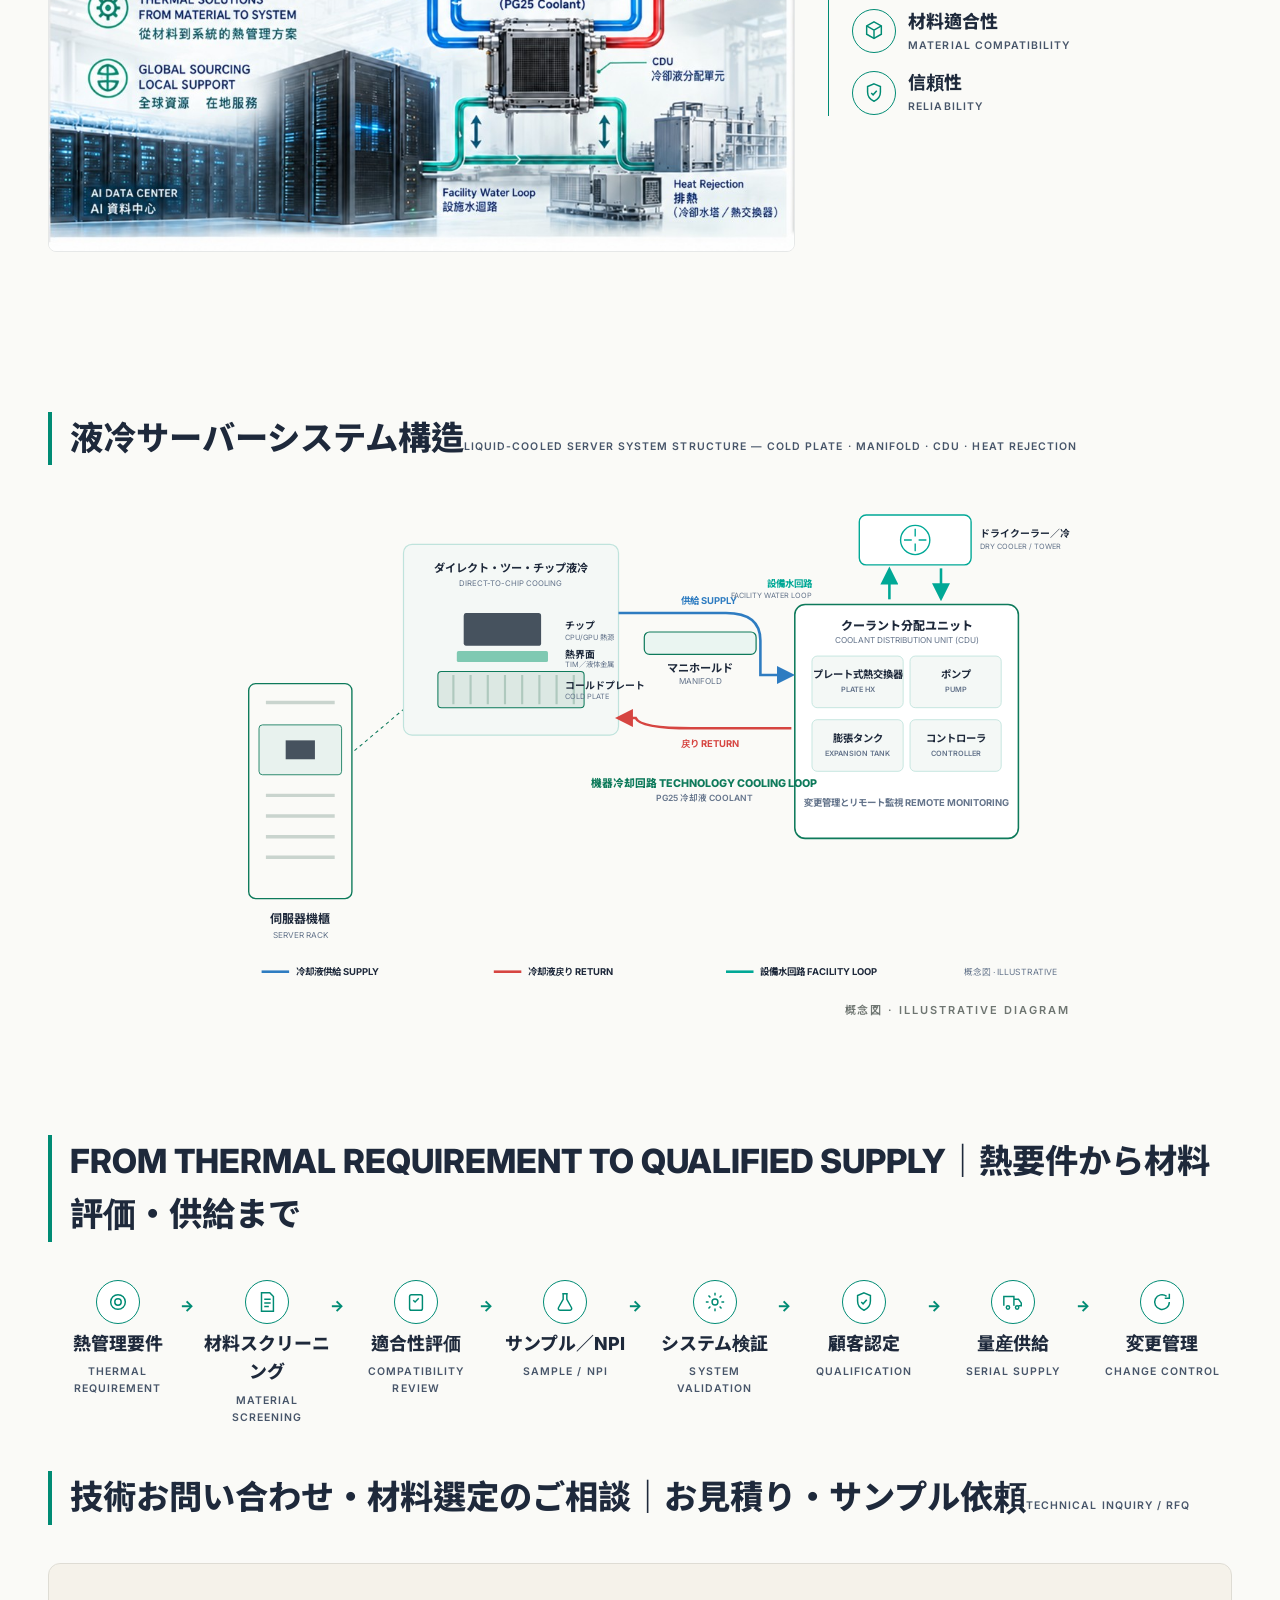
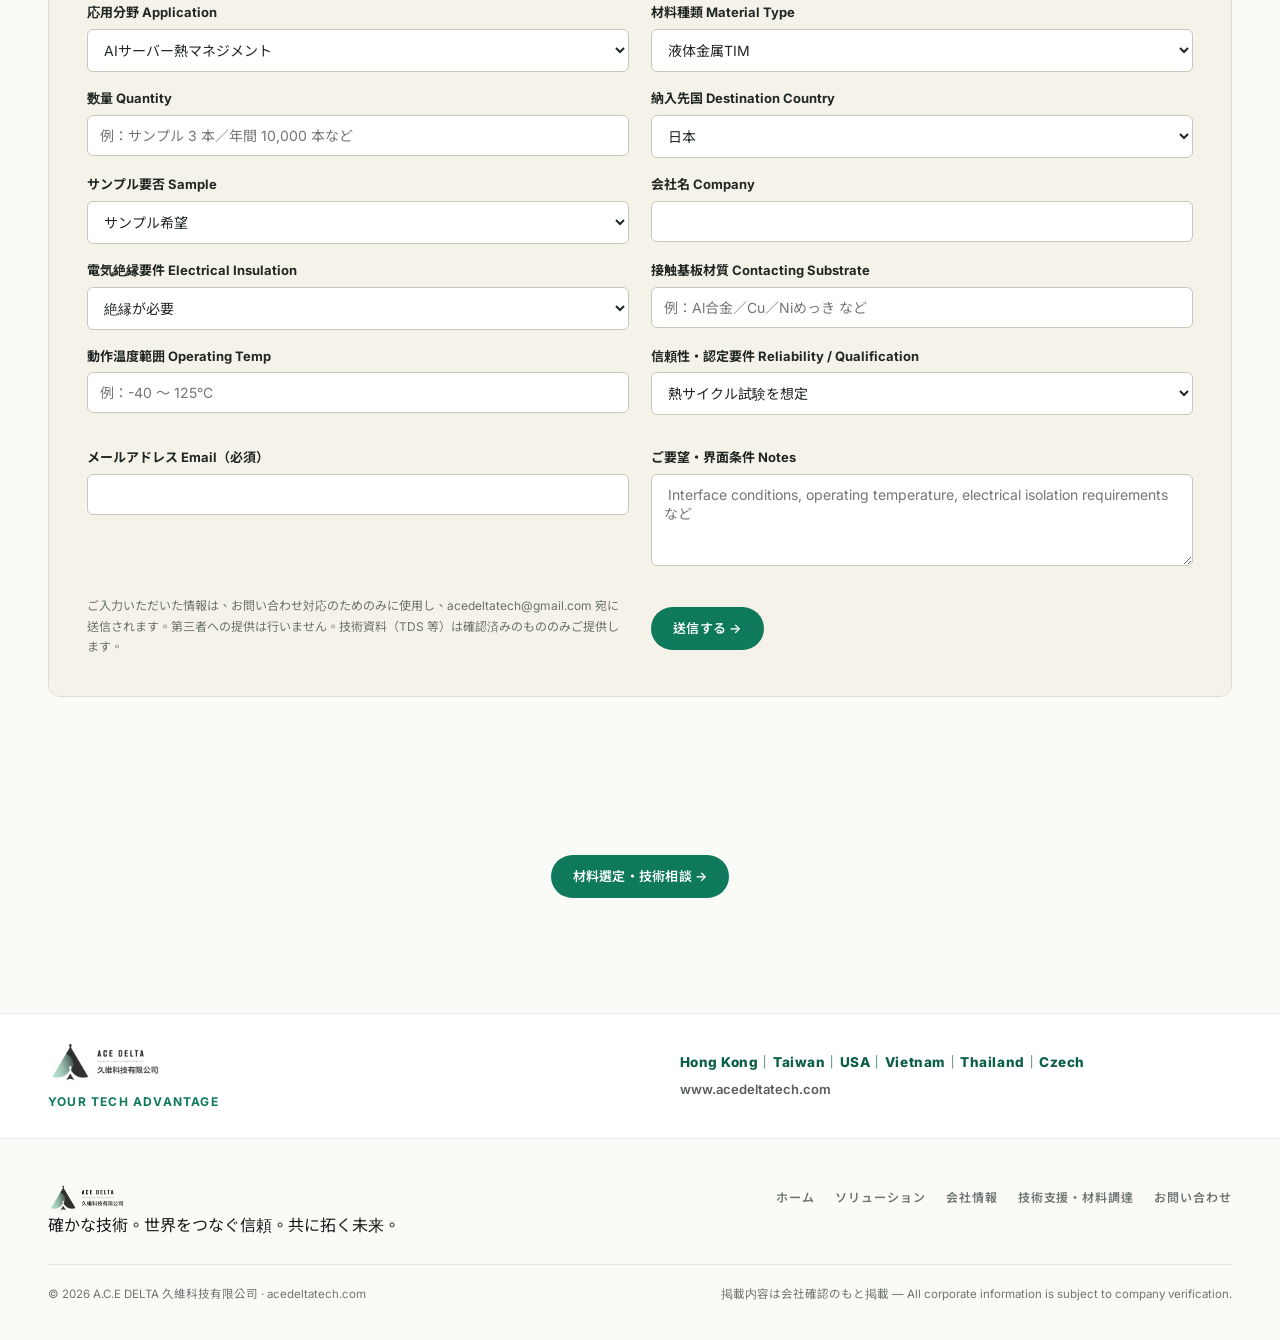
<file: ja/index.html>
<!DOCTYPE html>
<!-- BUILD: 20261009-0045 | FIX: About Us links now point to about.html | 此檔案為修正版 -->
<html lang="ja">
<head>
<meta charset="UTF-8">
<meta name="viewport" content="width=device-width, initial-scale=1.0">
<title>A.C.E DELTA 久維科技有限公司 — 先端熱マネジメント材料＆技術支援・材料調達｜液体金属TIM・冷却液・熱伝導グリース</title>
<meta name="description" content="A.C.E DELTA（久維科技有限公司）は多国籍製造サプライチェーンを支援します。液体金属TIM（Ga-In-Sn 合金）、冷却液（PG25）、熱伝導グリース／ペースト／ゲル、ギャップフィラーなどの熱界面材料（TIM）の材料選定・技術支援・材料調達。AIサーバー液冷、車載電子、EVバッテリー、5G／6G 向け。">
<meta name="robots" content="index,follow">
<meta name="keywords" content="TIMs, thermal interface materials, liquid metal, coolant, cooling liquid, thermal paste, thermal gel, thermal grease, 散熱材料, 液態金屬, 冷卻液, 水冷液, 導熱膏, 導熱凝膠, 導熱矽脂">
<link rel="canonical" href="https://acedeltatech.com/ja/">
<link rel="alternate" hreflang="en" href="https://acedeltatech.com/">
<link rel="alternate" hreflang="zh-Hant" href="https://acedeltatech.com/?lang=zh">
<link rel="alternate" hreflang="x-default" href="https://acedeltatech.com/">
<link rel="alternate" hreflang="ja" href="https://acedeltatech.com/ja/">
<meta property="og:type" content="website">
<meta property="og:site_name" content="A.C.E DELTA">
<meta property="og:title" content="A.C.E DELTA — 次世代コンピューティングを支える先端材料">
<meta property="og:description" content="液冷技術 × 熱界面材料 × 半導体パッケージング — 液体金属TIM（Ga-In-Sn）、冷却液（PG25）、熱伝導グリースの材料選定・技術支援。">
<meta property="og:url" content="https://acedeltatech.com/ja/">
<meta property="og:locale" content="ja_JP">
<meta property="og:locale:alternate" content="zh_TW">
<meta property="og:image" content="https://acedeltatech.com/og/about.jpg">
<meta name="twitter:card" content="summary_large_image">
<link rel="preconnect" href="https://fonts.googleapis.com">
<link rel="preconnect" href="https://fonts.gstatic.com" crossorigin>
<link href="https://fonts.googleapis.com/css2?family=Inter:wght@400;500;600;700;800&family=Source+Serif+4:opsz,wght@8..60,300;8..60,400&family=Noto+Sans+TC&family=Noto+Sans+JP:wght@400;500;700;900&display=swap" rel="stylesheet">
<script type="application/ld+json">
{"@context":"https://schema.org","@graph":[
 {"@type":"Organization","@id":"https://acedeltatech.com/#org",
  "name":"A.C.E DELTA","alternateName":"久維科技有限公司","url":"https://acedeltatech.com/",
  "description":"先端熱マネジメント材料（液体金属TIM・冷却液・熱伝導グリース・熱伝導ゲル・ギャップフィラー）の材料選定・技術支援・材料調達。AIサーバー液冷、車載電子、EVバッテリー、5G／6G 向け。",
  "areaServed":["HK","TW","VN","TH","US","CZ","JP","MY","MX","PL","IE","DE","HU"]},
 {"@type":"WebPage","@id":"https://acedeltatech.com/ja/","url":"https://acedeltatech.com/ja/",
  "name":"A.C.E DELTA — 次世代コンピューティングを支える先端材料","inLanguage":"ja",
  "isPartOf":{"@id":"https://acedeltatech.com/#org"},
  "description":"熱界面材料（TIM）の材料選定・技術相談、サンプル・見積依頼。液体金属TIM（Ga-In-Sn）、冷却液（PG25）、熱伝導グリース・ゲル。"}]}
</script>
<link rel="stylesheet" href="../assets/css/style.css">
</head>
<body data-page="home">
<a class="skip" href="#main"><span class="en">Skip to content</span><span class="zh">跳至主要內容</span></a>

<header class="site-head" id="siteHead">
  <div class="wrap head-in">
    <a class="logo" href="index.html" aria-label="A.C.E DELTA — 久維科技有限公司">
      <img src="../assets/img/logo.png" alt="A.C.E DELTA — Advanced Conductor Engineering Delta 久維科技有限公司">
    </a>
    <nav class="main-nav" id="mainNav" aria-label="Main navigation">
      <a href="/ja/">ホーム</a>
      <a href="/ja/solutions">ソリューション</a>
      <a href="/ja/about">会社情報</a>
      <a href="/ja/engineering">技術支援・材料調達</a>
      <a href="/ja/contact"><span class="en">Contact Us</span><span class="zh">聯絡我們</span></a>
    </nav>
    <div class="head-actions">
      <a class="pill" href="#rfq"><span class="en">Contact Us</span><span class="zh">聯絡我們</span> →</a>
      <div class="lang-sw" role="group" aria-label="言語切替"><a href="/ja/" hreflang="en">EN</a><span class="bar">|</span><a href="/?lang=zh" hreflang="zh-Hant">繁中</a><span class="bar">|</span><span style="font-weight:700;color:var(--green)">日本語</span></div>
      <button class="burger" id="burger" aria-expanded="false" aria-controls="mainNav" aria-label="Menu"><span></span><span></span><span></span></button>
    </div>
  </div>
</header>

<main id="main">

<section class="hero2" id="top">
  <div class="wrap hero2-grid">
    <div class="hero2-copy">
      <p style="font-size:12px;font-weight:700;letter-spacing:.14em;color:#164C3C;text-transform:uppercase">FOR NEXT-GENERATION COMPUTE</p>
      <h1>次世代コンピューティングを支える<span class="hl">先端材料</span></h1>
      <p class="h-tags"><span style="font-size:clamp(14px,1.2vw,17px);font-weight:700;color:#1E293B">液冷技術 × 熱界面材料 × 半導体パッケージング</span><span style="font-size:11px;font-weight:600;letter-spacing:.1em;color:#64748B">LIQUID COOLING × THERMAL INTERFACE MATERIALS × SEMICONDUCTOR PACKAGING</span></p>
      <div class="h-values">
        <p><span style="display:block;font-size:14.5px;font-weight:700;color:#1E293B">材料スクリーニングから材料評価・供給まで</span><span class="en-sub">From material screening to qualified supply</span></p>
        <p><span style="display:block;font-size:14.5px;font-weight:700;color:#1E293B">AIインフラ向け熱マネジメントと材料ソリューション</span><span class="en-sub">Enabling thermal solutions for AI infrastructure</span></p>
      </div>
      <p class="brand-statement">確かな技術。世界をつなぐ信頼。共に拓く未来。</p>
      <div class="h-ctas">
        <a class="pill" href="#rfq">技術お問い合わせ・材料選定のご相談 →</a>
        <a class="pill ghost" href="#rfq">サンプル依頼・お見積り →</a>
      </div>
    </div>
    <figure class="hero2-media">
      <img src="../assets/img/ai-dc-hero.jpg" alt="AIデータセンターのサーバー通路 — 液冷コンピューティング基盤">
      <figcaption class="h-ov"><span class="ov-en">COOLER<br>COMPUTE<br>A BRIGHTER<br>TOMORROW</span><span class="ov-zh" style="letter-spacing:.04em">材料イノベーションで、より持続可能なコンピューティングの未来へ</span></figcaption>
    </figure>
  </div>
</section>

<div class="wrap">
  <div class="pillars reveal">
    <div class="pillar"><span class="ico" aria-hidden="true"><svg viewBox="0 0 24 24" fill="none" stroke="#008B74" stroke-width="1.6"><rect x="6" y="6" width="12" height="12" rx="2"/><path d="M9 2v4M15 2v4M9 18v4M15 18v4M2 9h4M2 15h4M18 9h4M18 15h4"/></svg></span><p><span class="zh-big">AIインフラの実現</span><span class="en-small">ENABLING AI INFRASTRUCTURE</span></p></div>
    <div class="pillar"><span class="ico" aria-hidden="true"><svg viewBox="0 0 24 24" fill="none" stroke="#008B74" stroke-width="1.6"><path d="M12 21c-4-3-8-6.5-8-11a5 5 0 0 1 8-4 5 5 0 0 1 8 4c0 4.5-4 8-8 11z"/></svg></span><p><span class="zh-big">専門材料とアプリケーション支援</span><span class="en-small">MATERIALS &amp; APPLICATION SUPPORT</span></p></div>
    <div class="pillar"><span class="ico" aria-hidden="true"><svg viewBox="0 0 24 24" fill="none" stroke="#008B74" stroke-width="1.6"><circle cx="12" cy="12" r="9"/><path d="M3 12h18M12 3c3 3.5 3 14 0 18M12 3c-3 3.5-3 14 0 18"/></svg></span><p><span class="zh-big">グローバル調達・ローカルサポート</span><span class="en-small">GLOBAL SOURCING LOCAL SUPPORT</span></p></div>
  </div>
</div>

<div class="wrap">
  <section class="sec" id="materials" aria-label="製品" style="padding-top:clamp(30px,3.5vw,52px)">
    <div class="prod-head reveal"><h2><span class="zh-big">製品ラインアップ</span><span class="en-small">THREE PRODUCT LINES — クリックして詳細を表示</span></h2></div>
    <div class="acc reveal">
      <article class="acc-item">
        <button class="acc-head" aria-expanded="false" aria-controls="acc1">
          <span class="pnum num">01</span><img class="acc-thumb" src="../assets/img/product-pg25-coolant.jpg" alt="PG25 冷却液 — プロピレングリコール系熱媒体（AIサーバー液冷）">
          <span class="acc-title"><span class="zh-big">PG25 冷却液</span><span class="en-big2">PG25 COOLANT — プロピレングリコール系熱媒体</span></span>
          <span class="acc-x" aria-hidden="true">＋</span>
        </button>
        <div class="acc-body" id="acc1" hidden><div class="acc-inner">
          <p class="pdesc">プロピレングリコール系熱媒体（Propylene Glycol-Based Heat Transfer Fluid）</p>
          <ul class="pbullets">
            <li><span class="zh">ダイレクト・ツー・チップ液冷</span><span class="en-sub">Direct-to-Chip Cooling</span></li>
            <li><span class="zh">機器冷却回路</span><span class="en-sub">Technology Cooling Loop</span></li>
            <li><span class="zh">防食保護</span><span class="en-sub">Corrosion Protection</span></li>
            <li><span class="zh">材料適合性</span><span class="en-sub">Material Compatibility</span></li>
          </ul>
          <span class="ptag">米国／欧州の調達先・供給元 U.S. / EUROPEAN SUPPLY OPTIONS</span>
        </div></div>
      </article>
      <article class="acc-item">
        <button class="acc-head" aria-expanded="false" aria-controls="acc2">
          <span class="pnum num">02</span><img class="acc-thumb" src="../assets/img/product-underfill.jpg" alt="アンダーフィル材 — 接続信頼性材料">
          <span class="acc-title"><span class="zh-big">アンダーフィル材</span><span class="en-big2">UNDERFILL — 接続信頼性材料</span></span>
          <span class="acc-x" aria-hidden="true">＋</span>
        </button>
        <div class="acc-body" id="acc2" hidden><div class="acc-inner">
          <p class="pdesc">パッケージ接続信頼性を高める材料（Interconnect Reliability Material）</p>
          <ul class="pbullets">
            <li><span class="zh">Flip-Chip · BGA · CSP · Cu Pillar</span><span class="en-sub">Flip-Chip · BGA · CSP · Cu Pillar</span></li>
            <li><span class="zh">熱機械応力マネジメント</span><span class="en-sub">Thermo-Mechanical Stress Management</span></li>
            <li><span class="zh">接続信頼性</span><span class="en-sub">Interconnect Reliability</span></li>
            <li><span class="zh">アプリケーション・調達サポート</span><span class="en-sub">Application &amp; Sourcing Support</span></li>
          </ul>
        </div></div>
      </article>
      <article class="acc-item">
        <button class="acc-head" aria-expanded="false" aria-controls="acc3">
          <span class="pnum num">03</span><img class="acc-thumb" src="../assets/img/product-liquid-metal.jpg" alt="液体金属TIM — Ga-In-Sn 合金系高性能熱界面材料">
          <span class="acc-title"><span class="zh-big">液体金属TIM</span><span class="en-big2">LIQUID METAL TIM — 高性能熱界面材料</span></span>
          <span class="acc-x" aria-hidden="true">＋</span>
        </button>
        <div class="acc-body" id="acc3" hidden><div class="acc-inner">
          <p class="pdesc">高性能熱界面材料（High-Performance Thermal Interface Material）。Ga-In-Sn（ガリウム・インジウム・スズ）合金系。</p>
          <ul class="pbullets">
            <li><span class="zh">材料適合性評価</span><span class="en-sub">Material Compatibility Assessment</span></li>
            <li><span class="zh">アプリケーション検証</span><span class="en-sub">Application Qualification</span></li>
            <li><span class="zh">信頼性検証</span><span class="en-sub">Reliability Validation</span></li>
          </ul>
        </div></div>
      </article>
    </div>

    <section class="sec ov3" aria-label="システム全体図">
      <h2 class="sr-only">次世代コンピューティングを支える先端材料 — 液冷技術 × 熱界面材料 × 半導体パッケージング。Ga-In-Sn 液体金属TIM、冷却液（PG25）、クーラント分配ユニット（CDU）、設備水回路、放熱システム。</h2>
      <figure class="ov3-fig reveal">
        <img src="../assets/img/home-render-full.jpg" alt="システム全体図：高出力コンピュート（GPU・CPU・AIアクセラレータ）→ 熱界面材料（TIM／液体金属）→ コールドプレート。機器冷却回路（PG25 冷却液）、クーラント分配ユニット（CDU）、AIデータセンター、設備水回路、放熱（冷却塔／熱交換器）">
      </figure>
      <aside class="eng reveal" aria-label="エンジニアリング評価項目">
        <p class="eng-h"><span class="zh-big">エンジニアリング評価項目</span><span class="en-small">ENGINEERING CONSIDERATIONS</span></p>
        <ul>
          <li><span class="ico" aria-hidden="true"><svg viewBox="0 0 24 24" fill="none" stroke="#008B74" stroke-width="1.6"><path d="M12 3v10a3 3 0 1 0 4 2.8V3z"/><path d="M10 6h4M10 9h4"/></svg></span><span class="t"><span class="zh-big">熱抵抗</span><span class="en-small">Thermal Resistance</span></span></li>
          <li><span class="ico" aria-hidden="true"><svg viewBox="0 0 24 24" fill="none" stroke="#008B74" stroke-width="1.6"><path d="M4 8c2-2 4 2 6 0s4 2 6 0 3 1 4 0M4 14c2-2 4 2 6 0s4 2 6 0 3 1 4 0M4 20c2-2 4 2 6 0s4 2 6 0 3 1 4 0"/></svg></span><span class="t"><span class="zh-big">熱流束</span><span class="en-small">Heat Flux</span></span></li>
          <li><span class="ico" aria-hidden="true"><svg viewBox="0 0 24 24" fill="none" stroke="#008B74" stroke-width="1.6"><path d="M4 9h13l-3-3M20 15H7l3 3"/></svg></span><span class="t"><span class="zh-big">流量と圧力損失</span><span class="en-small">Flow &amp; Pressure Drop</span></span></li>
          <li><span class="ico" aria-hidden="true"><svg viewBox="0 0 24 24" fill="none" stroke="#008B74" stroke-width="1.6"><path d="M12 3s6 6.6 6 11a6 6 0 0 1-12 0c0-4.4 6-11 6-11z"/></svg></span><span class="t"><span class="zh-big">流体物性</span><span class="en-small">Fluid Properties</span></span></li>
          <li><span class="ico" aria-hidden="true"><svg viewBox="0 0 24 24" fill="none" stroke="#008B74" stroke-width="1.6"><path d="M12 2l8 4.5v9L12 20l-8-4.5v-9z"/><path d="M12 11L4 6.5M12 11l8-4.5M12 11v9"/></svg></span><span class="t"><span class="zh-big">材料適合性</span><span class="en-small">Material Compatibility</span></span></li>
          <li><span class="ico" aria-hidden="true"><svg viewBox="0 0 24 24" fill="none" stroke="#008B74" stroke-width="1.6"><path d="M12 2l7 3v6c0 5-3.5 8.5-7 10-3.5-1.5-7-5-7-10V5z"/><path d="M9 12l2 2 4-4.5"/></svg></span><span class="t"><span class="zh-big">信頼性</span><span class="en-small">Reliability</span></span></li>
        </ul>
      </aside>
    </section>

    <section class="sec sysband" aria-label="液冷サーバーシステム構造" style="padding-top:clamp(30px,3.5vw,52px)">
      <div class="prod-head reveal"><h2><span class="zh-big">液冷サーバーシステム構造</span><span class="en-small">LIQUID-COOLED SERVER SYSTEM STRUCTURE — COLD PLATE · MANIFOLD · CDU · HEAT REJECTION</span></h2></div>
      <figure class="sysfig reveal"><svg viewBox="0 0 1000 560" role="img" aria-label="液冷伺服器全結構示意圖：コールドプレート覆蓋 CPU/GPU 熱源、マニホールド、クーラント分配ユニット（CDU：プレート式熱交換器、ポンプ、膨張タンク、コントローラ）、ドライクーラー／冷却塔；設備冷卻迴路（PG25 冷卻液）與設備水回路">
  <defs>
    <marker id="aB" viewBox="0 0 10 10" refX="8" refY="5" markerWidth="7" markerHeight="7" orient="auto-start-reverse"><path d="M0 0L10 5L0 10z" fill="#2E7CC1"/></marker>
    <marker id="aR" viewBox="0 0 10 10" refX="8" refY="5" markerWidth="7" markerHeight="7" orient="auto-start-reverse"><path d="M0 0L10 5L0 10z" fill="#D64541"/></marker>
    <marker id="aT" viewBox="0 0 10 10" refX="8" refY="5" markerWidth="7" markerHeight="7" orient="auto-start-reverse"><path d="M0 0L10 5L0 10z" fill="#00A896"/></marker>
  </defs>
  <!-- server rack -->
  <rect x="45" y="210" width="120" height="250" rx="8" fill="#FAFAF7" stroke="#0E7A5B" stroke-width="1.6"/>
  <rect x="57" y="258" width="96" height="58" rx="4" fill="#E8F2EE" stroke="#0E7A5B" stroke-width="1"/>
  <rect x="88" y="276" width="34" height="22" fill="#46525E"/>
  <path d="M65 232h80M65 340h80M65 364h80M65 388h80M65 412h80" stroke="#C9D4CE" stroke-width="4"/>
  <text x="105" y="488" text-anchor="middle" font-size="14" font-weight="700" fill="#1E293B">伺服器機櫃</text>
  <text x="105" y="506" text-anchor="middle" font-size="9.5" fill="#64748B">SERVER RACK</text>
  <path d="M168 288 L225 240" stroke="#0E7A5B" stroke-width="1.2" stroke-dasharray="4 4"/>
  <!-- cold plate zoom -->
  <rect x="225" y="48" width="250" height="222" rx="10" fill="#F4F8F6" stroke="#BFE3DC" stroke-width="1.4"/>
  <rect x="295" y="128" width="90" height="38" rx="3" fill="#46525E"/>
  <rect x="287" y="172" width="106" height="13" rx="2" fill="#7FC9B2"/>
  <rect x="265" y="196" width="170" height="42" rx="4" fill="#DCE8E3" stroke="#0E7A5B" stroke-width="1.2"/>
  <path d="M283 200v34M303 200v34M323 200v34M343 200v34M363 200v34M383 200v34M403 200v34M423 200v34" stroke="#AFC9BE" stroke-width="2.5"/>
  <text x="413" y="146" font-size="11.5" font-weight="700" fill="#1E293B">チップ</text>
  <text x="413" y="159" font-size="8.5" fill="#64748B">CPU/GPU 熱源</text>
  <text x="413" y="180" font-size="11.5" font-weight="700" fill="#1E293B">熱界面</text>
  <text x="413" y="191" font-size="8.5" fill="#64748B">TIM／液体金属</text>
  <text x="413" y="216" font-size="11.5" font-weight="700" fill="#1E293B">コールドプレート</text>
  <text x="413" y="228" font-size="8.5" fill="#64748B">COLD PLATE</text>
  <text x="350" y="80" text-anchor="middle" font-size="13" font-weight="700" fill="#1E293B">ダイレクト・ツー・チップ液冷</text>
  <text x="350" y="96" text-anchor="middle" font-size="9" fill="#64748B">DIRECT-TO-CHIP COOLING</text>
  <!-- manifold -->
  <rect x="505" y="150" width="130" height="26" rx="6" fill="#EAF5F1" stroke="#0E7A5B" stroke-width="1.4"/>
  <text x="570" y="196" text-anchor="middle" font-size="13" font-weight="700" fill="#1E293B">マニホールド</text>
  <text x="570" y="211" text-anchor="middle" font-size="9.5" fill="#64748B">MANIFOLD</text>
  <!-- CDU -->
  <rect x="680" y="118" width="260" height="272" rx="12" fill="#fff" stroke="#0E7A5B" stroke-width="1.8"/>
  <text x="810" y="148" text-anchor="middle" font-size="14" font-weight="800" fill="#1E293B">クーラント分配ユニット</text>
  <text x="810" y="163" text-anchor="middle" font-size="9.5" fill="#64748B">COOLANT DISTRIBUTION UNIT (CDU)</text>
  <g font-size="12" font-weight="700" fill="#1E293B">
    <rect x="700" y="178" width="106" height="60" rx="6" fill="#F4F8F6" stroke="#BFE3DC"/><text x="753" y="204" text-anchor="middle">プレート式熱交換器</text><text x="753" y="220" text-anchor="middle" font-size="8.5" font-weight="600" fill="#64748B">PLATE HX</text>
    <rect x="814" y="178" width="106" height="60" rx="6" fill="#F4F8F6" stroke="#BFE3DC"/><text x="867" y="204" text-anchor="middle">ポンプ</text><text x="867" y="220" text-anchor="middle" font-size="8.5" font-weight="600" fill="#64748B">PUMP</text>
    <rect x="700" y="252" width="106" height="60" rx="6" fill="#F4F8F6" stroke="#BFE3DC"/><text x="753" y="278" text-anchor="middle">膨張タンク</text><text x="753" y="294" text-anchor="middle" font-size="8.5" font-weight="600" fill="#64748B">EXPANSION TANK</text>
    <rect x="814" y="252" width="106" height="60" rx="6" fill="#F4F8F6" stroke="#BFE3DC"/><text x="867" y="278" text-anchor="middle">コントローラ</text><text x="867" y="294" text-anchor="middle" font-size="8.5" font-weight="600" fill="#64748B">CONTROLLER</text>
  </g>
  <text x="810" y="352" text-anchor="middle" font-size="11" font-weight="700" fill="#64748B">変更管理とリモート監視 REMOTE MONITORING</text>
  <!-- dry cooler -->
  <rect x="755" y="14" width="130" height="58" rx="8" fill="#fff" stroke="#00A896" stroke-width="1.6"/>
  <circle cx="820" cy="43" r="17" fill="none" stroke="#00A896" stroke-width="1.6"/>
  <path d="M820 30v9M820 47v9M807 43h9M824 43h9" stroke="#00A896" stroke-width="1.6"/>
  <text x="895" y="40" font-size="11.5" font-weight="700" fill="#1E293B">ドライクーラー／冷却塔</text>
  <text x="895" y="53" font-size="8.5" fill="#64748B">DRY COOLER / TOWER</text>
  <!-- pipes -->
  <path d="M475 128 H600 Q640 128 640 160 V200 H676" fill="none" stroke="#2E7CC1" stroke-width="3" marker-end="url(#aB)"/>
  <text x="548" y="118" font-size="11" font-weight="700" fill="#2E7CC1">供給 SUPPLY</text>
  <path d="M676 262 H560 Q500 262 495 250 L475 250" fill="none" stroke="#D64541" stroke-width="3" marker-end="url(#aR)"/>
  <text x="548" y="284" font-size="11" font-weight="700" fill="#D64541">戻り RETURN</text>
  <path d="M790 112 V78" fill="none" stroke="#00A896" stroke-width="3" marker-end="url(#aT)"/>
  <path d="M850 76 V110" fill="none" stroke="#00A896" stroke-width="3" marker-end="url(#aT)"/>
  <text x="700" y="98" text-anchor="end" font-size="11" font-weight="700" fill="#00A896">設備水回路</text>
  <text x="700" y="110" text-anchor="end" font-size="8.5" fill="#64748B">FACILITY WATER LOOP</text>
  <!-- loop label -->
  <text x="575" y="330" text-anchor="middle" font-size="12.5" font-weight="800" fill="#0E7A5B">機器冷却回路 TECHNOLOGY COOLING LOOP</text>
  <text x="575" y="347" text-anchor="middle" font-size="10" font-weight="600" fill="#64748B">PG25 冷却液 COOLANT</text>
  <!-- legend -->
  <g font-size="11" font-weight="700" fill="#1E293B">
    <line x1="60" y1="545" x2="92" y2="545" stroke="#2E7CC1" stroke-width="3"/><text x="100" y="549">冷却液供給 SUPPLY</text>
    <line x1="330" y1="545" x2="362" y2="545" stroke="#D64541" stroke-width="3"/><text x="370" y="549">冷却液戻り RETURN</text>
    <line x1="600" y1="545" x2="632" y2="545" stroke="#00A896" stroke-width="3"/><text x="640" y="549">設備水回路 FACILITY LOOP</text>
  </g>
  <text x="985" y="549" text-anchor="end" font-size="10" fill="#64748B">概念図 · ILLUSTRATIVE</text>
</svg>
        <figcaption class="micro" style="text-align:right;margin-top:10px">概念図 · Illustrative diagram</figcaption>
      </figure>
    </section>

    <div class="flow-head reveal"><h2><span class="zh-big">FROM THERMAL REQUIREMENT TO QUALIFIED SUPPLY｜熱要件から材料評価・供給まで</span></h2></div>
    <ol class="flow reveal">
      <li><span class="f-ico" aria-hidden="true"><svg viewBox="0 0 24 24" fill="none" stroke="#008B74" stroke-width="1.6"><circle cx="12" cy="12" r="8"/><circle cx="12" cy="12" r="3.5"/></svg></span><span class="zh-big">熱管理要件</span><span class="en-small">Thermal Requirement</span></li>
      <li><span class="f-ico" aria-hidden="true"><svg viewBox="0 0 24 24" fill="none" stroke="#008B74" stroke-width="1.6"><path d="M6 2h9l4 4v16H6z"/><path d="M9 9h7M9 13h7M9 17h5"/></svg></span><span class="zh-big">材料スクリーニング</span><span class="en-small">Material Screening</span></li>
      <li><span class="f-ico" aria-hidden="true"><svg viewBox="0 0 24 24" fill="none" stroke="#008B74" stroke-width="1.6"><rect x="5" y="4" width="14" height="17" rx="2"/><path d="M9 10l2 2 4-4"/></svg></span><span class="zh-big">適合性評価</span><span class="en-small">Compatibility Review</span></li>
      <li><span class="f-ico" aria-hidden="true"><svg viewBox="0 0 24 24" fill="none" stroke="#008B74" stroke-width="1.6"><path d="M9 3h6M10 3v6l-5 9a2 2 0 0 0 1.8 3h10.4a2 2 0 0 0 1.8-3l-5-9V3"/></svg></span><span class="zh-big">サンプル／NPI</span><span class="en-small">Sample / NPI</span></li>
      <li><span class="f-ico" aria-hidden="true"><svg viewBox="0 0 24 24" fill="none" stroke="#008B74" stroke-width="1.6"><circle cx="12" cy="12" r="3.2"/><path d="M12 2v3M12 19v3M2 12h3M19 12h3M4.9 4.9l2.1 2.1M17 17l2.1 2.1M19.1 4.9L17 7M7 17l-2.1 2.1"/></svg></span><span class="zh-big">システム検証</span><span class="en-small">System Validation</span></li>
      <li><span class="f-ico" aria-hidden="true"><svg viewBox="0 0 24 24" fill="none" stroke="#008B74" stroke-width="1.6"><path d="M12 2l7 3v6c0 5-3.5 8.5-7 10-3.5-1.5-7-5-7-10V5z"/><path d="M9 12l2 2 4-4.5"/></svg></span><span class="zh-big">顧客認定</span><span class="en-small">Qualification</span></li>
      <li><span class="f-ico" aria-hidden="true"><svg viewBox="0 0 24 24" fill="none" stroke="#008B74" stroke-width="1.6"><path d="M2 16V6h11v10M13 9h5l3 4v3h-3"/><circle cx="6.5" cy="18" r="1.8"/><circle cx="16.5" cy="18" r="1.8"/></svg></span><span class="zh-big">量産供給</span><span class="en-small">Serial Supply</span></li>
      <li><span class="f-ico" aria-hidden="true"><svg viewBox="0 0 24 24" fill="none" stroke="#008B74" stroke-width="1.6"><path d="M20 12a8 8 0 1 1-3-6.2"/><path d="M20 3v5h-5"/></svg></span><span class="zh-big">変更管理</span><span class="en-small">Change Control</span></li>
    </ol>

    <!-- ============ P2: JA RFQ FORM ============ -->
    <section class="sec" id="rfq" aria-label="お見積り・サンプル依頼" style="padding-top:clamp(30px,3.5vw,52px)">
      <div class="prod-head reveal"><h2><span class="zh-big">技術お問い合わせ・材料選定のご相談｜お見積り・サンプル依頼</span><span class="en-small">TECHNICAL INQUIRY / RFQ</span></h2></div>
      <form class="es-form reveal" id="jaRfq" style="background:#F5F2EA;border:1px solid #DEDCD4;border-radius:12px;padding:clamp(22px,3vw,40px)">
        <input type="text" name="_gotcha" style="display:none" tabindex="-1" autocomplete="off" aria-hidden="true">
        <div class="f-row" style="display:contents">
          <label style="display:flex;flex-direction:column;gap:6px;font-size:13px;font-weight:700"><span>応用分野 Application</span>
            <select name="app"><option>AIサーバー熱マネジメント</option><option>AI電源・液冷装置</option><option>EVバッテリー熱マネジメント</option><option>5G／6G通信機器</option><option>その他</option></select></label>
          <label style="display:flex;flex-direction:column;gap:6px;font-size:13px;font-weight:700"><span>材料種類 Material Type</span>
            <select name="mat"><option>液体金属TIM</option><option>熱伝導グリース</option><option>熱伝導ゲル</option><option>ギャップフィラー</option><option>アンダーフィル材</option><option>冷却液（PG25）</option><option>未定・ご相談</option></select></label>
        </div>
        <div class="f-row" style="display:contents">
          <label style="display:flex;flex-direction:column;gap:6px;font-size:13px;font-weight:700"><span>数量 Quantity</span><input type="text" name="qty" placeholder="例：サンプル 3 本／年間 10,000 本など"></label>
          <label style="display:flex;flex-direction:column;gap:6px;font-size:13px;font-weight:700"><span>納入先国 Destination Country</span>
            <select name="dest"><option>日本</option><option>アメリカ</option><option>メキシコ</option><option>ベトナム</option><option>タイ</option><option>マレーシア</option><option>その他</option></select></label>
        </div>
        <div class="f-row" style="display:contents">
          <label style="display:flex;flex-direction:column;gap:6px;font-size:13px;font-weight:700"><span>サンプル要否 Sample</span>
            <select name="sample"><option>サンプル希望</option><option>見積のみ</option><option>技術相談のみ</option></select></label>
          <label style="display:flex;flex-direction:column;gap:6px;font-size:13px;font-weight:700"><span>会社名 Company</span><input type="text" name="company"></label>
        </div>
        <div style="display:contents">
          <label style="display:flex;flex-direction:column;gap:6px;font-size:13px;font-weight:700"><span>電気絶縁要件 Electrical Insulation</span>
            <select name="iso"><option>絶縁が必要</option><option>絶縁は不要</option><option>相談して決定</option></select></label>
          <label style="display:flex;flex-direction:column;gap:6px;font-size:13px;font-weight:700"><span>接触基板材質 Contacting Substrate</span><input type="text" name="substrate" placeholder="例：Al合金／Cu／Niめっき など"></label>
        </div>
        <div style="display:contents">
          <label style="display:flex;flex-direction:column;gap:6px;font-size:13px;font-weight:700"><span>動作温度範囲 Operating Temp</span><input type="text" name="temp" placeholder="例：-40 ～ 125°C"></label>
          <label style="display:flex;flex-direction:column;gap:6px;font-size:13px;font-weight:700"><span>信頼性・認定要件 Reliability / Qualification</span>
            <select name="rel"><option>熱サイクル試験を想定</option><option>社内認定工程あり</option><option>未定・ご相談</option></select></label>
        </div>
        <label style="display:flex;flex-direction:column;gap:6px;font-size:13px;font-weight:700;margin-top:16px"><span>メールアドレス Email（必須）</span><input type="email" name="email" required></label>
        <label style="display:flex;flex-direction:column;gap:6px;font-size:13px;font-weight:700;margin-top:16px"><span>ご要望・界面条件 Notes</span><textarea name="notes" rows="4" placeholder=" Interface conditions, operating temperature, electrical isolation requirements など"></textarea></label>
        <p style="margin-top:14px;font-size:12px;line-height:1.7;color:#6B7268">ご入力いただいた情報は、お問い合わせ対応のためのみに使用し、acedeltatech@gmail.com 宛に送信されます。第三者への提供は行いません。技術資料（TDS 等）は確認済みのもののみご提供します。</p>
        <div style="margin-top:18px;display:flex;align-items:center;gap:18px;flex-wrap:wrap">
          <button class="pill" type="submit">送信する →</button>
          <p class="micro" id="rfqStatus" role="status" aria-live="polite" style="max-width:50ch"></p>
        </div>
      </form>
    </section>

    <div class="home-cta reveal"><a class="pill" href="#rfq">材料選定・技術相談 →</a></div>
  </section>
</div>

</main>

<div class="entity-strip">
  <div class="wrap entity-grid">
    <div class="e-brand"><img src="../assets/img/logo.png" alt="A.C.E DELTA — 久維科技有限公司"><p class="mast-tag" style="margin-top:8px">Your Tech Advantage</p></div>
    <div class="e-loc"><p class="loc-line">Hong Kong｜Taiwan｜USA｜Vietnam｜Thailand｜Czech</p><p class="e-url">www.acedeltatech.com</p></div>
  </div>
</div>
<footer class="site-foot">
  <div class="wrap">
    <div class="foot-in">
      <a class="logo" href="#top" ><img src="../assets/img/logo.png" alt="A.C.E DELTA ロゴ"></a>
      <nav class="foot-nav" aria-label="Footer navigation">
        <a href="/ja/">ホーム</a>
        <a href="/ja/solutions">ソリューション</a>
        <a href="/ja/about">会社情報</a>
        <a href="/ja/engineering">技術支援・材料調達</a>
        <a href="/ja/contact">お問い合わせ</a>
      </nav>
    </div>
    <p class="brand-line">確かな技術。世界をつなぐ信頼。共に拓く未来。</p>
    <div class="foot-legal">
      <span>© 2026 A.C.E DELTA 久維科技有限公司 · acedeltatech.com</span>
      <span><span>掲載内容は会社確認のもと掲載 — All corporate information is subject to company verification.</span></span>
    </div>
  </div>
</footer>

<div id="toast" role="status" aria-live="polite"></div>

<script src="../assets/js/main.js" defer></script>
<script>
(function(){
  "use strict";
  var reduced = window.matchMedia('(prefers-reduced-motion: reduce)').matches;
  var head = document.getElementById('siteHead');
  if(head) window.addEventListener('scroll', function(){ head.classList.toggle('scrolled', window.scrollY > 8); }, {passive:true});
  var burger = document.getElementById('burger');
  var nav = document.getElementById('mainNav');
  if(burger && nav){
    burger.addEventListener('click', function(){
      var open = nav.classList.toggle('open');
      burger.setAttribute('aria-expanded', String(open));
    });
    nav.addEventListener('click', function(e){
      if(e.target.closest('a')){ nav.classList.remove('open'); burger.setAttribute('aria-expanded','false'); }
    });
  }
  document.querySelectorAll('.acc-head').forEach(function(b){
    b.addEventListener('click', function(){
      var open = b.getAttribute('aria-expanded') === 'true';
      b.setAttribute('aria-expanded', String(!open));
      document.getElementById(b.getAttribute('aria-controls')).hidden = open;
    });
  });
  var pb = document.getElementById('profileBtn');
  if(pb) pb.addEventListener('click', function(){
    window.location.href = '/contact.html#rfq';
  });
  var FORM_ENDPOINT = ''; /* 本番：Formspree等のendpointを設定（例：https://formspree.io/f/xxxx） */
  var t0 = Date.now();
  var rf = document.getElementById('jaRfq'), status = document.getElementById('rfqStatus');
  function say(msg, ok){ if(status){ status.textContent = msg; status.style.color = ok ? '#0B5E46' : '#B4232A'; } }
  if(rf) rf.addEventListener('submit', function(e){
    e.preventDefault();
    if(rf.querySelector('[name="_gotcha"]').value){ say('送信できませんでした（スパム判定）', false); return; }
    if(Date.now() - t0 < 3000){ say('送信が速すぎます。内容をご確認のうえ、再度お試しください。', false); return; }
    var d = new FormData(rf);
    var lines = [['応用分野','app'],['材料種類','mat'],['数量','qty'],['納入先国','dest'],['サンプル要否','sample'],
                 ['電気絶縁要件','iso'],['接触基板材質','substrate'],['動作温度範囲','temp'],['信頼性・認定要件','rel'],
                 ['会社名','company'],['メール','email'],['ご要望','notes']];
    var body = lines.map(function(p){ return p[0] + ': ' + (d.get(p[1]) || '-'); }).join('
');
    if(!FORM_ENDPOINT){
      say('フォーム送信は準備中です。メールソフトを開きます — acedeltatech@gmail.com 宛。', true);
      window.location.href = 'mailto:acedeltatech@gmail.com?subject=' + encodeURIComponent('材料のお問い合わせ — ' + (d.get('app')||'')) + '&body=' + encodeURIComponent(body);
      return;
    }
    say('送信中…', true);
    fetch(FORM_ENDPOINT, {method:'POST', headers:{'Accept':'application/json'}, body:d})
      .then(function(r){ if(r.ok){ say('送信しました。担当より返信いたします（受信確認済み）。', true); rf.reset(); } else { throw new Error(r.status); } })
      .catch(function(){ say('送信に失敗しました。acedeltatech@gmail.com まで直接ご連絡ください。', false); });
  });
  var items = document.querySelectorAll('.reveal');
  if(reduced || !('IntersectionObserver' in window)){
    items.forEach(function(n){ n.classList.add('in'); });
  } else {
    var io = new IntersectionObserver(function(es){
      es.forEach(function(en){ if(en.isIntersecting){ en.target.classList.add('in'); io.unobserve(en.target); } });
    }, {threshold:0.12});
    items.forEach(function(n){ io.observe(n); });
  }
})();
</script>
</body>
</html>
</file>
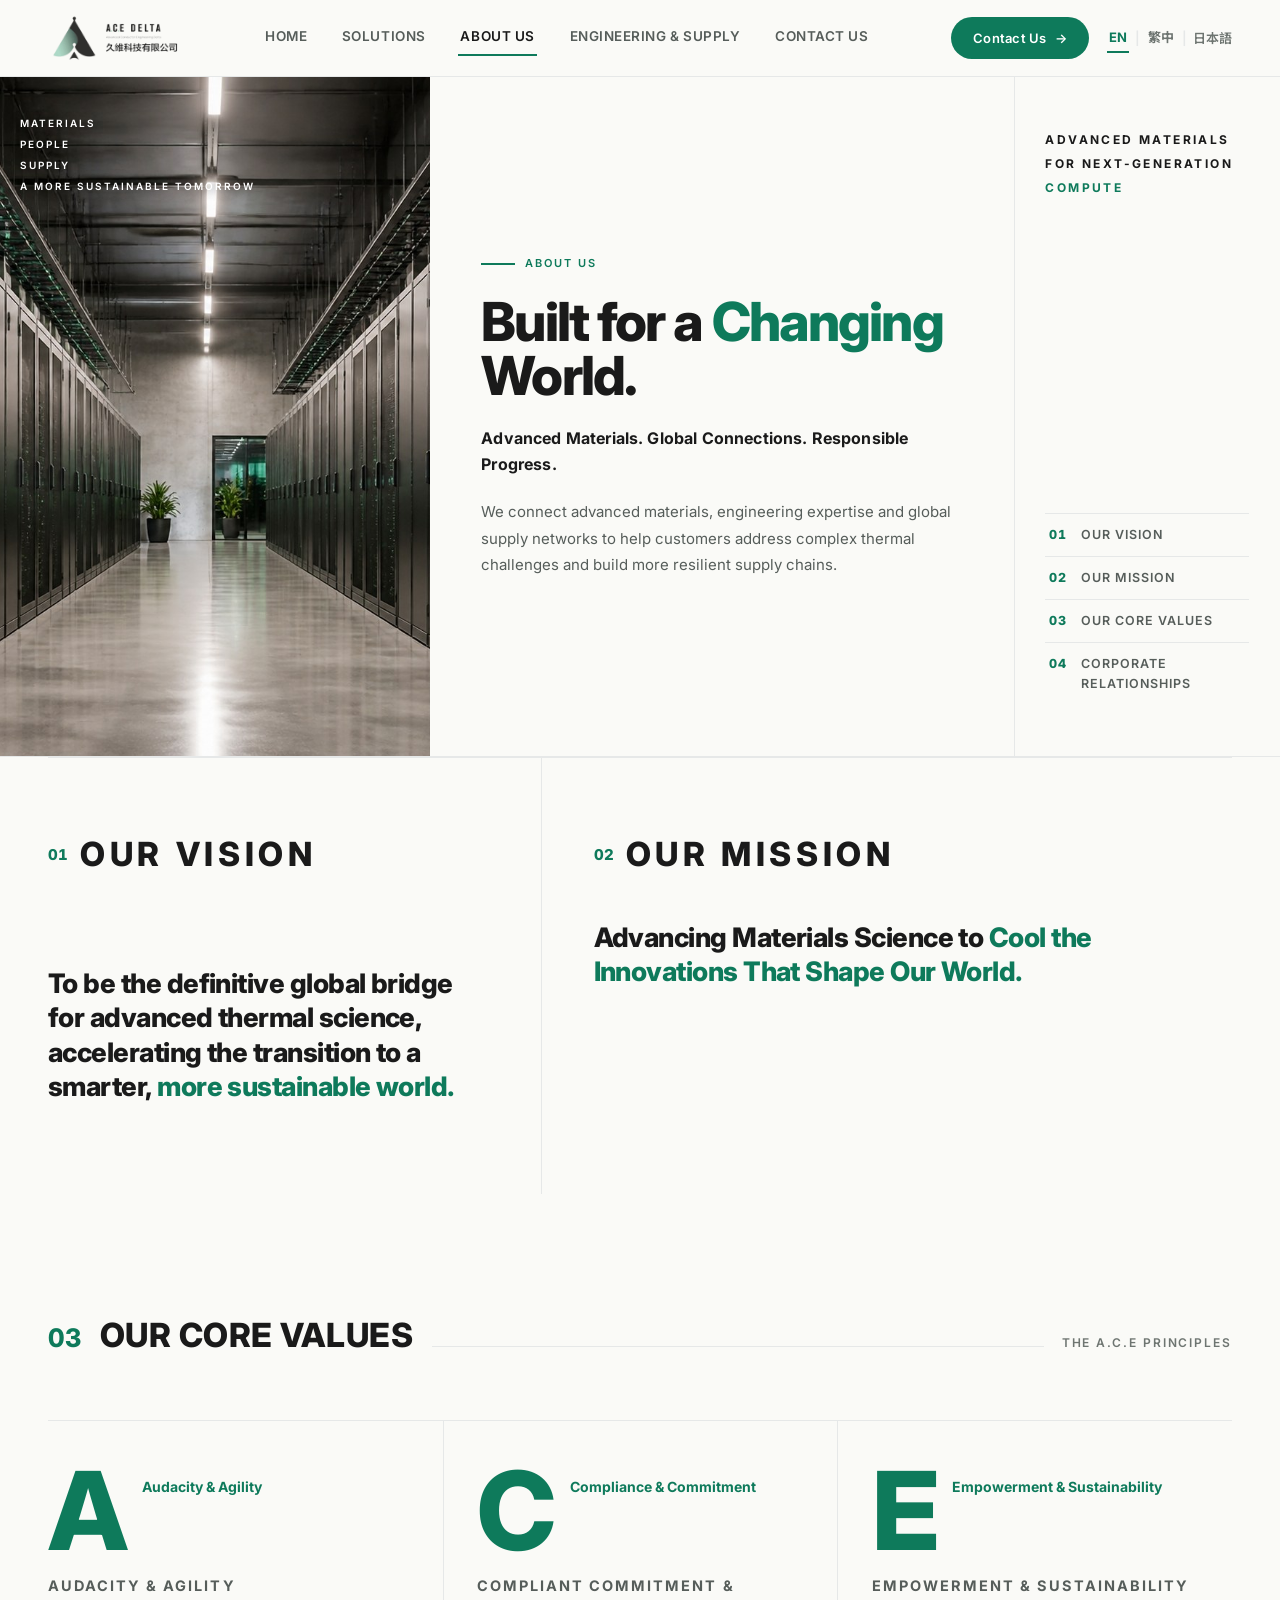
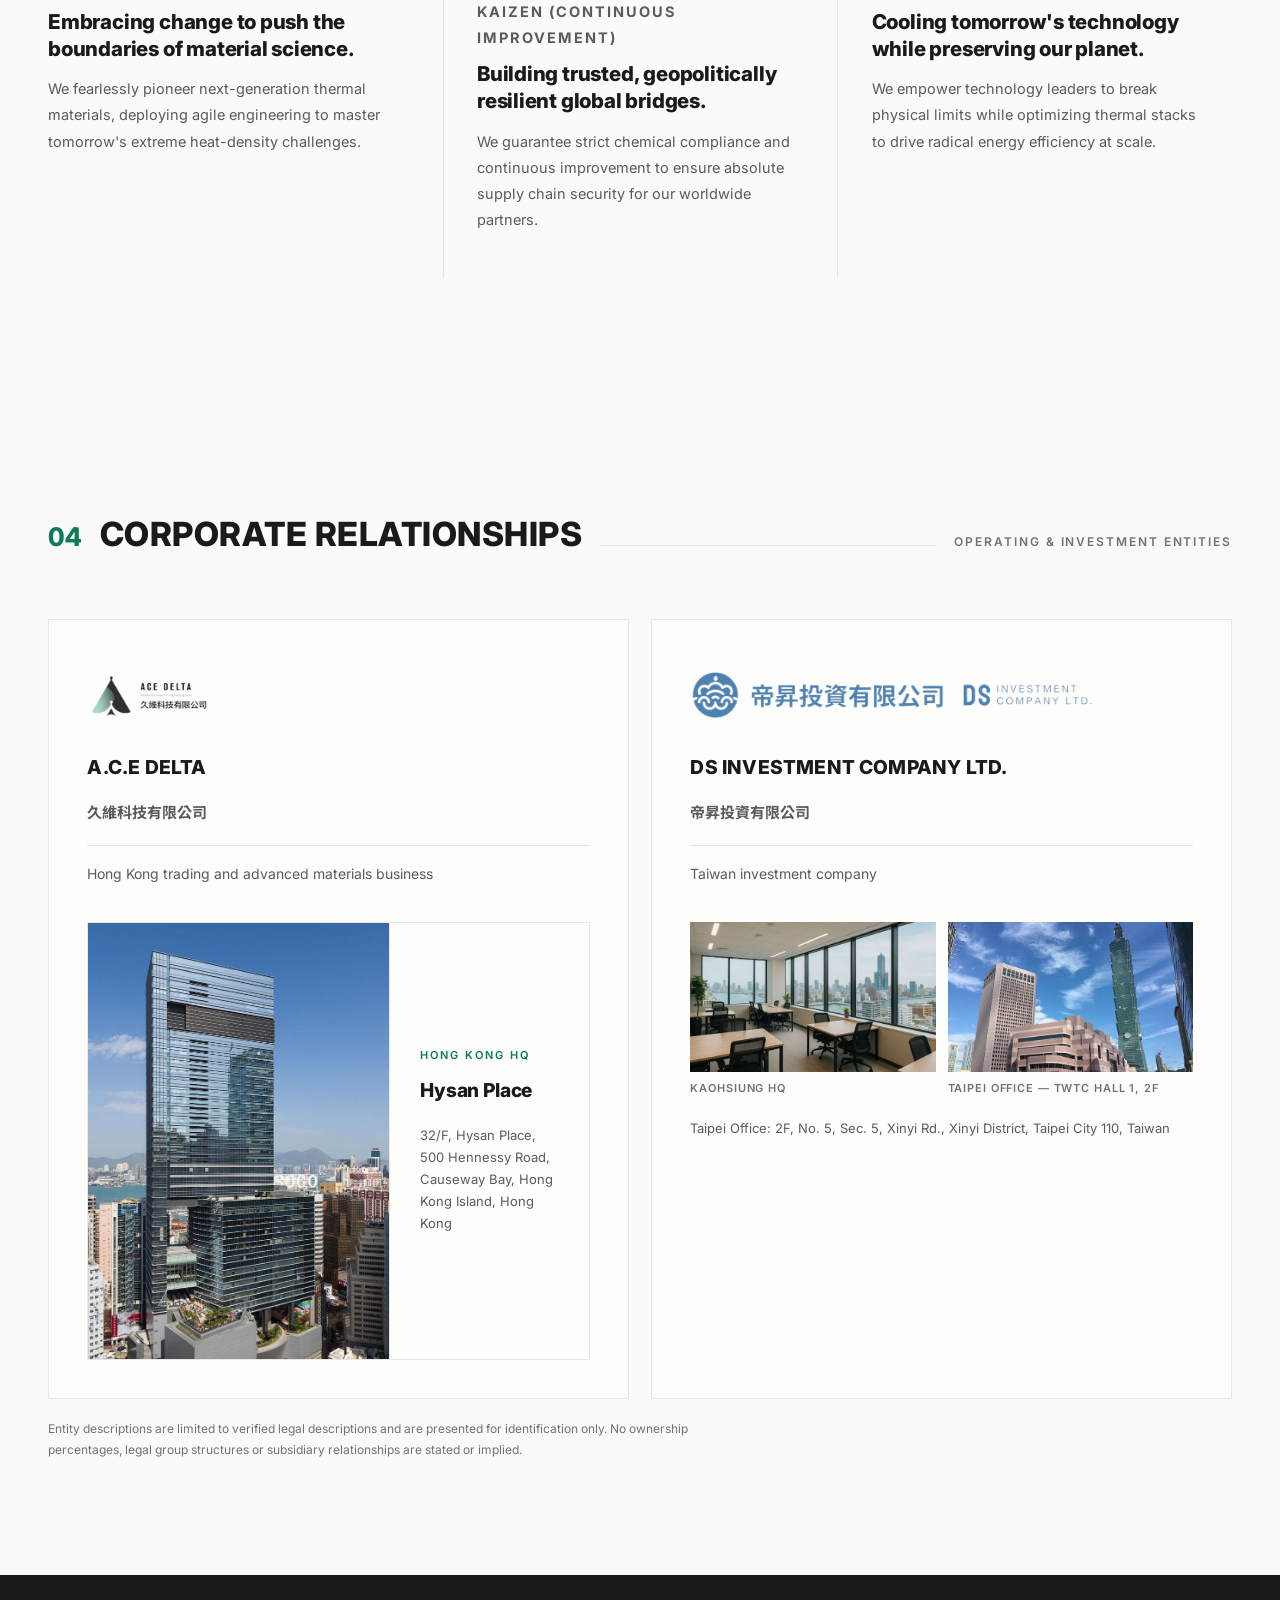
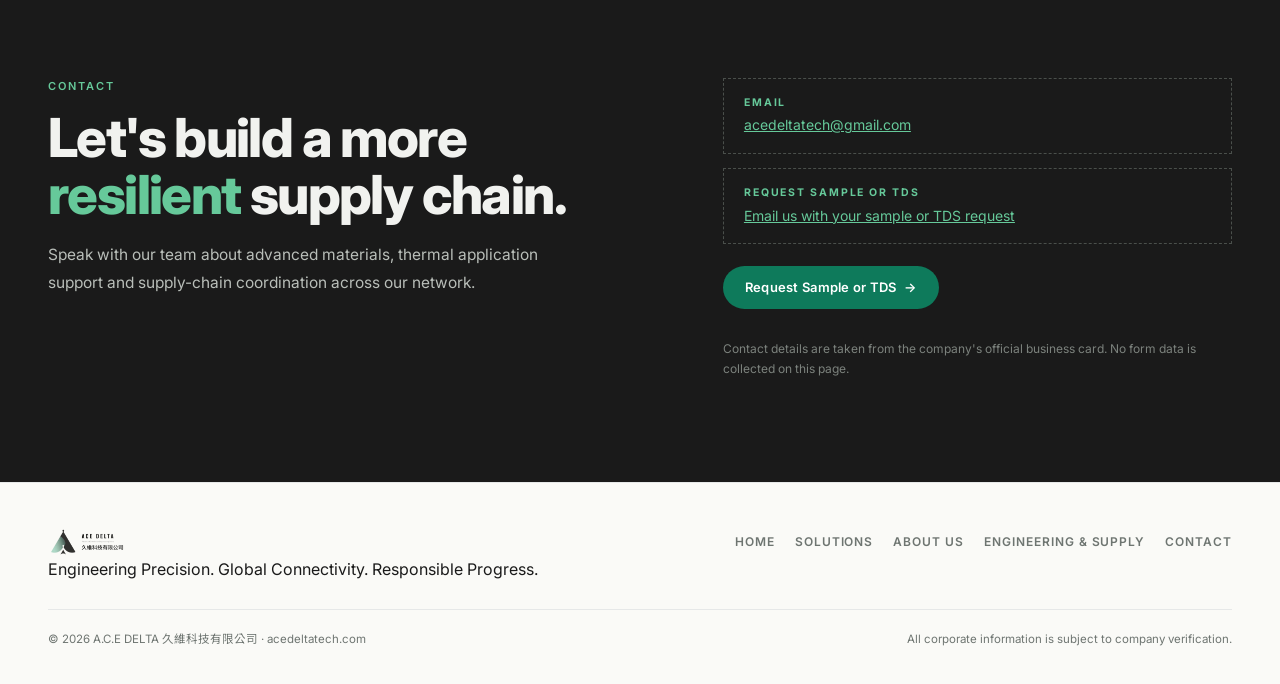
<file: about.html>
<!DOCTYPE html>
<html lang="en" class="lang-en">
<head>
<meta charset="UTF-8">
<meta name="viewport" content="width=device-width, initial-scale=1.0">
<title>About Us 關於我們 — Advanced Thermal Materials &amp; Engineering Supply｜A.C.E DELTA</title>
<meta name="description" content="A.C.E DELTA TECH serves multinational manufacturing supply chains with thermal interface materials — Ga-In-Sn liquid metal TIM, coolant, thermal paste 導熱膏, thermal gel 導熱凝膠 — technical sourcing and application engineering support. Vision, mission, core values and corporate relationships.">
<meta name="robots" content="index,follow">
<link rel="canonical" href="https://acedeltatech.com/about.html">
<link rel="alternate" hreflang="en" href="https://acedeltatech.com/en/about">
<link rel="alternate" hreflang="zh-Hant" href="https://acedeltatech.com/about.html?lang=zh">
<link rel="alternate" hreflang="x-default" href="https://acedeltatech.com/en/about">
<meta property="og:type" content="website">
<meta property="og:site_name" content="A.C.E DELTA">
<meta property="og:title" content="About Us | A.C.E DELTA — Built for a Changing World.">
<meta property="og:description" content="Advanced Materials. Global Connections. Responsible Progress.">
<meta property="og:url" content="https://acedeltatech.com/about.html">
<meta property="og:locale" content="en_US">
<meta property="og:locale:alternate" content="zh_TW">
<meta property="og:image" content="https://acedeltatech.com/og/about.jpg">
<meta name="twitter:card" content="summary_large_image">
<link rel="preconnect" href="https://fonts.googleapis.com">
<link rel="preconnect" href="https://fonts.gstatic.com" crossorigin>
<link href="https://fonts.googleapis.com/css2?family=Inter:wght@400;500;600;700;800&family=Source+Serif+4:opsz,wght@8..60,300;8..60,400&family=Noto+Sans+TC:wght@400;500;700;900&display=swap" rel="stylesheet">
<script type="application/ld+json">
{"@context":"https://schema.org","@graph":[
 {"@type":"Organization","@id":"https://acedeltatech.com/#org",
  "name":"A.C.E DELTA","alternateName":"久維科技有限公司",
  "url":"https://acedeltatech.com/",
  "description":"Hong Kong-based trading and application-support business in advanced thermal and electronic materials, connecting materials science, application expertise and international supply networks across Hong Kong, Taiwan, Vietnam, Thailand, the United States and the Czech Republic.",
  "areaServed":["HK","TW","VN","TH","US","CZ"]},
 {"@type":"WebPage","@id":"https://acedeltatech.com/en/about","url":"https://acedeltatech.com/en/about",
  "name":"About Us | A.C.E DELTA 久維科技有限公司","inLanguage":"en",
  "about":{"@id":"https://acedeltatech.com/#org"},
  "description":"Company vision, mission, core values, global supply network and locations of A.C.E DELTA."},
 {"@type":"BreadcrumbList","itemListElement":[
  {"@type":"ListItem","position":1,"name":"Home","item":"https://acedeltatech.com/"},
  {"@type":"ListItem","position":2,"name":"About Us","item":"https://acedeltatech.com/en/about"}]}
]}
</script>
<link rel="stylesheet" href="assets/css/style.css">
</head>
<body data-page="about">
<a class="skip" href="#main"><span class="en">Skip to content</span><span class="zh">跳至主要內容</span></a>

<header class="site-head" id="siteHead">
  <div class="wrap head-in">
    <a class="logo" href="#top" aria-label="A.C.E DELTA — 久維科技有限公司">
      <img src="assets/img/logo.png" alt="A.C.E DELTA — Advanced Conductor Engineering Delta 久維科技有限公司">
    </a>
    <nav class="main-nav" id="mainNav" aria-label="Main navigation">
      <a href="index.html"><span class="en">Home</span><span class="zh">首頁</span></a>
      <a href="solutions.html"><span class="en">Solutions</span><span class="zh">解決方案</span></a>
      <a href="about.html" class="active" aria-current="page"><span class="en">About Us</span><span class="zh">關於我們</span></a>
      <a href="engineering.html"><span class="en">Engineering &amp; Supply</span><span class="zh">工程與供應</span></a>
      <a href="contact.html"><span class="en">Contact Us</span><span class="zh">聯絡我們</span></a>
    </nav>
    <div class="head-actions">
      <a class="pill" href="contact.html"><span class="en">Contact Us</span><span class="zh">聯絡我們</span> →</a>
      <div class="lang-sw" role="group" aria-label="Language switch">
        <button type="button" data-lang="en" aria-pressed="true">EN</button>
        <span class="bar">|</span>
        <button type="button" data-lang="zh" aria-pressed="false">繁中</button>
      <span class="bar">|</span><a href="https://acedeltatech.com/ja/" hreflang="ja">日本語</a></div>
      <button class="burger" id="burger" aria-expanded="false" aria-controls="mainNav" aria-label="Menu"><span></span><span></span><span></span></button>
    </div>
  </div>
</header>

<main id="main">

<!-- ============ HERO ============ -->
<section class="hero" id="top">
  <div class="hero-media">
    <img src="assets/img/ai-dc-hero.jpg" alt="Modern AI data center corridor with rows of server racks" fetchpriority="high">
    <p class="rail-txt rail-top" aria-hidden="true"><span class="en">Materials<br>People<br>Supply<br>A more sustainable tomorrow</span><span class="zh">材料<br>人<br>供應<br>邁向更永續的明天</span></p>
  </div>
  <div class="hero-copy">
    <p class="micro green eyebrow"><span class="en">About Us</span><span class="zh">關於我們</span></p>
    <h1><span class="en">Built for a <span class="hl">Changing</span> World.</span><span class="zh">為<b class="hl">變動</b>的世界而生。</span></h1>
    <p class="sub-headline"><span class="en">Advanced Materials. Global Connections. Responsible Progress.</span><span class="zh">先進材料 · 全球串聯 · 負責任的進展</span></p>
    <p class="hero-lead"><span class="en">We connect advanced materials, engineering expertise and global supply networks to help customers address complex thermal challenges and build more resilient supply chains.</span><span class="zh">我們串聯先進材料、工程專業與全球供應網絡，協助客戶應對複雜的熱管理挑戰，建立更具韌性的供應鏈。</span></p>
  </div>
  <aside class="hero-rail" aria-label="Section index">
    <p class="rail-tag"><span class="en">Advanced materials<br>for next-generation<br><em>compute</em></span><span class="zh">先進材料<br>支援下一代<br><em>運算</em>科技</span></p>
    <ul class="idx">
      <li><a href="#vision"><span class="n num">01</span><span class="label"><span class="en">Our Vision</span><span class="zh">我們的願景</span></span></a></li>
      <li><a href="#mission"><span class="n num">02</span><span class="label"><span class="en">Our Mission</span><span class="zh">我們的使命</span></span></a></li>
      <li><a href="#values"><span class="n num">03</span><span class="label"><span class="en">Our Core Values</span><span class="zh">核心價值</span></span></a></li>
      <li><a href="#presence"><span class="n num">04</span><span class="label"><span class="en">Corporate Relationships</span><span class="zh">企業關係</span></span></a></li>
    </ul>
  </aside>
</section>

<!-- ============ 01 VISION / 02 MISSION ============ -->
<div class="wrap">
  <section class="vm" id="vision" aria-label="Vision and mission">
    <div class="vm-vision reveal">
      <div class="mini-head"><span class="n num">01</span><span class="t"><span class="en">Our Vision</span><span class="zh">我們的願景</span></span></div>
      <p class="m-statement"><span class="en">To be the definitive global bridge for advanced thermal science, accelerating the transition to a smarter, <span class="hl">more sustainable world.</span></span><span class="zh">成為全球先進熱科學領域的關鍵橋樑，<span class="hl">加速邁向更智慧、更永續的世界</span></span></p>
    </div>
    <div class="vm-mission" id="mission">
      <div class="reveal">
        <div class="mini-head"><span class="n num">02</span><span class="t"><span class="en">Our Mission</span><span class="zh">我們的使命</span></span></div>
        <p class="m-statement"><span class="en">Advancing Materials Science to <span class="hl">Cool the Innovations That Shape Our World.</span></span><span class="zh">以材料科學<span class="hl">支持改變世界的創新</span></span></p>
      </div>

    </div>
  </section>
</div>

<!-- ============ 03 CORE VALUES ============ -->
<div class="wrap">
  <section class="sec" id="values" aria-label="Our core values">
    <div class="sec-head reveal">
      <span class="n num">03</span>
      <h2><span class="en">Our Core Values</span><span class="zh">核心價值</span></h2>
      <span class="tick" aria-hidden="true"></span>
      <span class="sub"><span class="en">The A.C.E Principles</span><span class="zh">A.C.E 原則</span></span>
    </div>
    <div class="val-grid">
      <article class="vcol reveal">
        <div class="vhead">
          <span class="vletter" aria-hidden="true">A</span>
          <p class="zh-name"><span class="en">Audacity &amp; Agility</span><span class="zh">勇於突破 × 敏捷行動</span></p>
        </div>
        <p class="vname"><span class="en">Audacity &amp; Agility</span><span class="zh">勇於突破、敏捷行動</span></p>
        <h3><span class="en">Embracing change to push the boundaries of material science.</span><span class="zh">勇於突破 × 敏捷行動</span></h3>
        <p><span class="en">We fearlessly pioneer next-generation thermal materials, deploying agile engineering to master tomorrow's extreme heat-density challenges.</span><span class="zh">我們無畏地開創次世代熱管理材料，以敏捷工程駕馭明日的極限熱密度挑戰。</span></p>
      </article>
      <article class="vcol reveal">
        <div class="vhead">
          <span class="vletter" aria-hidden="true">C</span>
          <p class="zh-name"><span class="en">Compliance &amp; Commitment</span><span class="zh">合規承諾 × 持續改善</span></p>
        </div>
        <p class="vname"><span class="en">Compliant Commitment &amp; Kaizen (Continuous Improvement)</span><span class="zh">合規承諾、持續改善</span></p>
        <h3><span class="en">Building trusted, geopolitically resilient global bridges.</span><span class="zh">合規承諾 × 持續改善</span></h3>
        <p><span class="en">We guarantee strict chemical compliance and continuous improvement to ensure absolute supply chain security for our worldwide partners.</span><span class="zh">我們堅持嚴格的化學品合規與持續改善，為全球夥伴確保供應鏈的絕對安全。</span></p>
      </article>
      <article class="vcol reveal">
        <div class="vhead">
          <span class="vletter" aria-hidden="true">E</span>
          <p class="zh-name"><span class="en">Empowerment &amp; Sustainability</span><span class="zh">賦能創新 × 永續發展</span></p>
        </div>
        <p class="vname"><span class="en">Empowerment &amp; Sustainability</span><span class="zh">賦能創新、永續發展</span></p>
        <h3><span class="en">Cooling tomorrow's technology while preserving our planet.</span><span class="zh">賦能創新 × 永續發展</span></h3>
        <p><span class="en">We empower technology leaders to break physical limits while optimizing thermal stacks to drive radical energy efficiency at scale.</span><span class="zh">我們賦能科技領導者突破物理極限，同時優化熱堆疊，規模化地驅動極致能源效率。</span></p>
      </article>
    </div>
  </section>
</div>

<!-- ============ CORPORATE RELATIONSHIPS ============ -->
<div class="wrap">
  <section class="sec" id="presence" aria-label="Corporate relationships">
    <div class="sec-head reveal">
      <span class="n num">04</span>
      <h2><span class="en">Corporate Relationships</span><span class="zh">企業關係</span></h2>
      <span class="tick" aria-hidden="true"></span>
      <span class="sub"><span class="en">Operating &amp; investment entities</span><span class="zh">營運與投資實體</span></span>
    </div>
    <div class="pres-grid">
      <article class="pcard reveal">
        <div class="plogo"><img src="assets/img/logo.png" alt="A.C.E DELTA logo"></div>
        <h3>A.C.E DELTA</h3>
        <p class="pname-zh">久維科技有限公司</p>
        <p class="prole"><span class="en">Hong Kong trading and advanced materials business</span><span class="zh">香港貿易與先進材料業務</span></p>
        <div class="hq-band reveal">
          <div class="hq-img"><img src="assets/img/hq-hysan-place.jpg" data-filename="hong-kong-hq-hysan-place.jpg" alt="Hysan Place headquarters tower, Causeway Bay, Hong Kong"></div>
          <div class="hq-info">
            <p class="micro green"><span class="en">Hong Kong HQ</span><span class="zh">香港總部</span></p>
            <h4><span class="en">Hysan Place</span><span class="zh">希慎廣場</span></h4>
            <p class="paddr"><span class="en">32/F, Hysan Place, 500 Hennessy Road, Causeway Bay, Hong Kong Island, Hong Kong</span><span class="zh">香港島銅鑼灣軒尼詩道 500 號希慎廣場 32 樓</span></p>
          </div>
        </div>
      </article>
      <article class="pcard reveal">
        <div class="plogo"><img src="assets/img/ds-logo.png" alt="DS INVESTMENT COMPANY LTD. 帝昇投資有限公司 logo"></div>
        <h3>DS INVESTMENT COMPANY LTD.</h3>
        <p class="pname-zh">帝昇投資有限公司</p>
        <p class="prole"><span class="en">Taiwan investment company</span><span class="zh">台灣投資公司</span></p>
        <div class="pcard-media reveal">
          <figure><img src="assets/img/office-kaohsiung-hq.jpg" data-filename="kaohsiung-hq.jpg" alt="Kaohsiung headquarters office overlooking Kaohsiung Harbor">
          <figcaption class="cap"><span class="en">Kaohsiung HQ</span><span class="zh">高雄總部</span></figcaption></figure>
          <figure><img src="assets/img/office-taipei-twtc.jpg" data-filename="taipei-office-twtc-hall1-2f.jpg" alt="Taipei office at Taipei World Trade Center Hall 1, 2F">
          <figcaption class="cap"><span class="en">Taipei Office — TWTC Hall 1, 2F</span><span class="zh">台北辦事處 — 世貿一館 2F</span></figcaption></figure>
          <p class="paddr" style="grid-column:1/-1"><span class="en">Taipei Office: 2F, No. 5, Sec. 5, Xinyi Rd., Xinyi District, Taipei City 110, Taiwan</span><span class="zh">台北辦事處：臺北市信義區信義路五段5號2F（郵遞區號 110）</span></p>
        </div>
      </article>
    </div>
    <p class="loc-note pres-note"><span class="en">Entity descriptions are limited to verified legal descriptions and are presented for identification only. No ownership percentages, legal group structures or subsidiary relationships are stated or implied.</span><span class="zh">實體說明僅限經確認之法定描述，僅供識別之用，不涉及亦不暗示任何股權比例、集團架構或子公司關係。</span></p>
  </section>
</div>

<!-- ============ CONTACT ============ -->
<section class="contact" id="contact" aria-label="Contact">
  <div class="wrap">
    <div class="reveal">
      <p class="micro" style="color:var(--mint)"><span class="en">Contact</span><span class="zh">聯絡我們</span></p>
      <h2 style="margin-top:14px"><span class="en">Let's build a more <span class="hl">resilient</span> supply chain.</span><span class="zh">一起打造更具<span class="hl">韌性</span>的供應鏈。</span></h2>
      <p class="lead"><span class="en">Speak with our team about advanced materials, thermal application support and supply-chain coordination across our network.</span><span class="zh">歡迎與我們的團隊談談先進材料、熱應用支援，以及跨區域的供應鏈協調。</span></p>
    </div>
    <div class="c-chips reveal">
      <div class="c-chip"><span class="k"><span class="en">Email</span><span class="zh">信箱</span></span><span class="v"><a href="mailto:acedeltatech@gmail.com">acedeltatech@gmail.com</a></span></div>
      <div class="c-chip"><span class="k"><span class="en">Request Sample or TDS</span><span class="zh">索取樣品或 TDS</span></span><span class="v"><a href="mailto:acedeltatech@gmail.com?subject=Request%20Sample%20or%20TDS%20%E7%B4%A2%E5%8F%96%E6%A8%A3%E5%93%81%E6%88%96TDS" class="en">Email us with your sample or TDS request</a><a href="mailto:acedeltatech@gmail.com?subject=%E7%B4%A2%E5%8F%96%E6%A8%A1%E5%93%81%E6%88%96TDS%20Request%20Sample%20or%20TDS" class="zh">來信告知需求 — 索取樣品或 TDS</a></span></div>
      <a class="pill" href="mailto:acedeltatech@gmail.com?subject=Request%20Sample%20or%20TDS"><span class="en">Request Sample or TDS</span><span class="zh">索取樣品或 TDS</span> →</a>
      <p class="c-note"><span class="en">Contact details are taken from the company's official business card. No form data is collected on this page.</span><span class="zh">聯絡資訊取自公司官方名片。本頁面不收集任何表單資料。</span></p>
    </div>
  </div>
</section>

</main>

<footer class="site-foot">
  <div class="wrap">
    <div class="foot-in">
      <a class="logo" href="#top" ><img src="assets/img/logo.png" alt="A.C.E DELTA — 久維科技有限公司"></a>
      <nav class="foot-nav" aria-label="Footer navigation">
        <a href="index.html"><span class="en">Home</span><span class="zh">首頁</span></a>
        <a href="solutions.html"><span class="en">Solutions</span><span class="zh">解決方案</span></a>
        <a href="index.html"><span class="en">About Us</span><span class="zh">關於我們</span></a>
        <a href="engineering.html"><span class="en">Engineering &amp; Supply</span><span class="zh">工程與供應</span></a>
        <a href="contact.html"><span class="en">Contact</span><span class="zh">聯絡</span></a>
      </nav>
    </div>
    <p class="brand-line"><span class="en">Engineering Precision. Global Connectivity. Responsible Progress.</span><span class="zh">可靠技術・全球信任・共創未來</span></p>
    <div class="foot-legal">
      <span>© 2026 A.C.E DELTA 久維科技有限公司 · acedeltatech.com</span>
      <span><span class="en">All corporate information is subject to company verification.</span><span class="zh">所有公司資訊以公司確認為準。</span></span>
    </div>
  </div>
</footer>

<div id="toast" role="status" aria-live="polite"></div>

<script src="assets/js/main.js" defer></script>
</body>
</html>
</file>
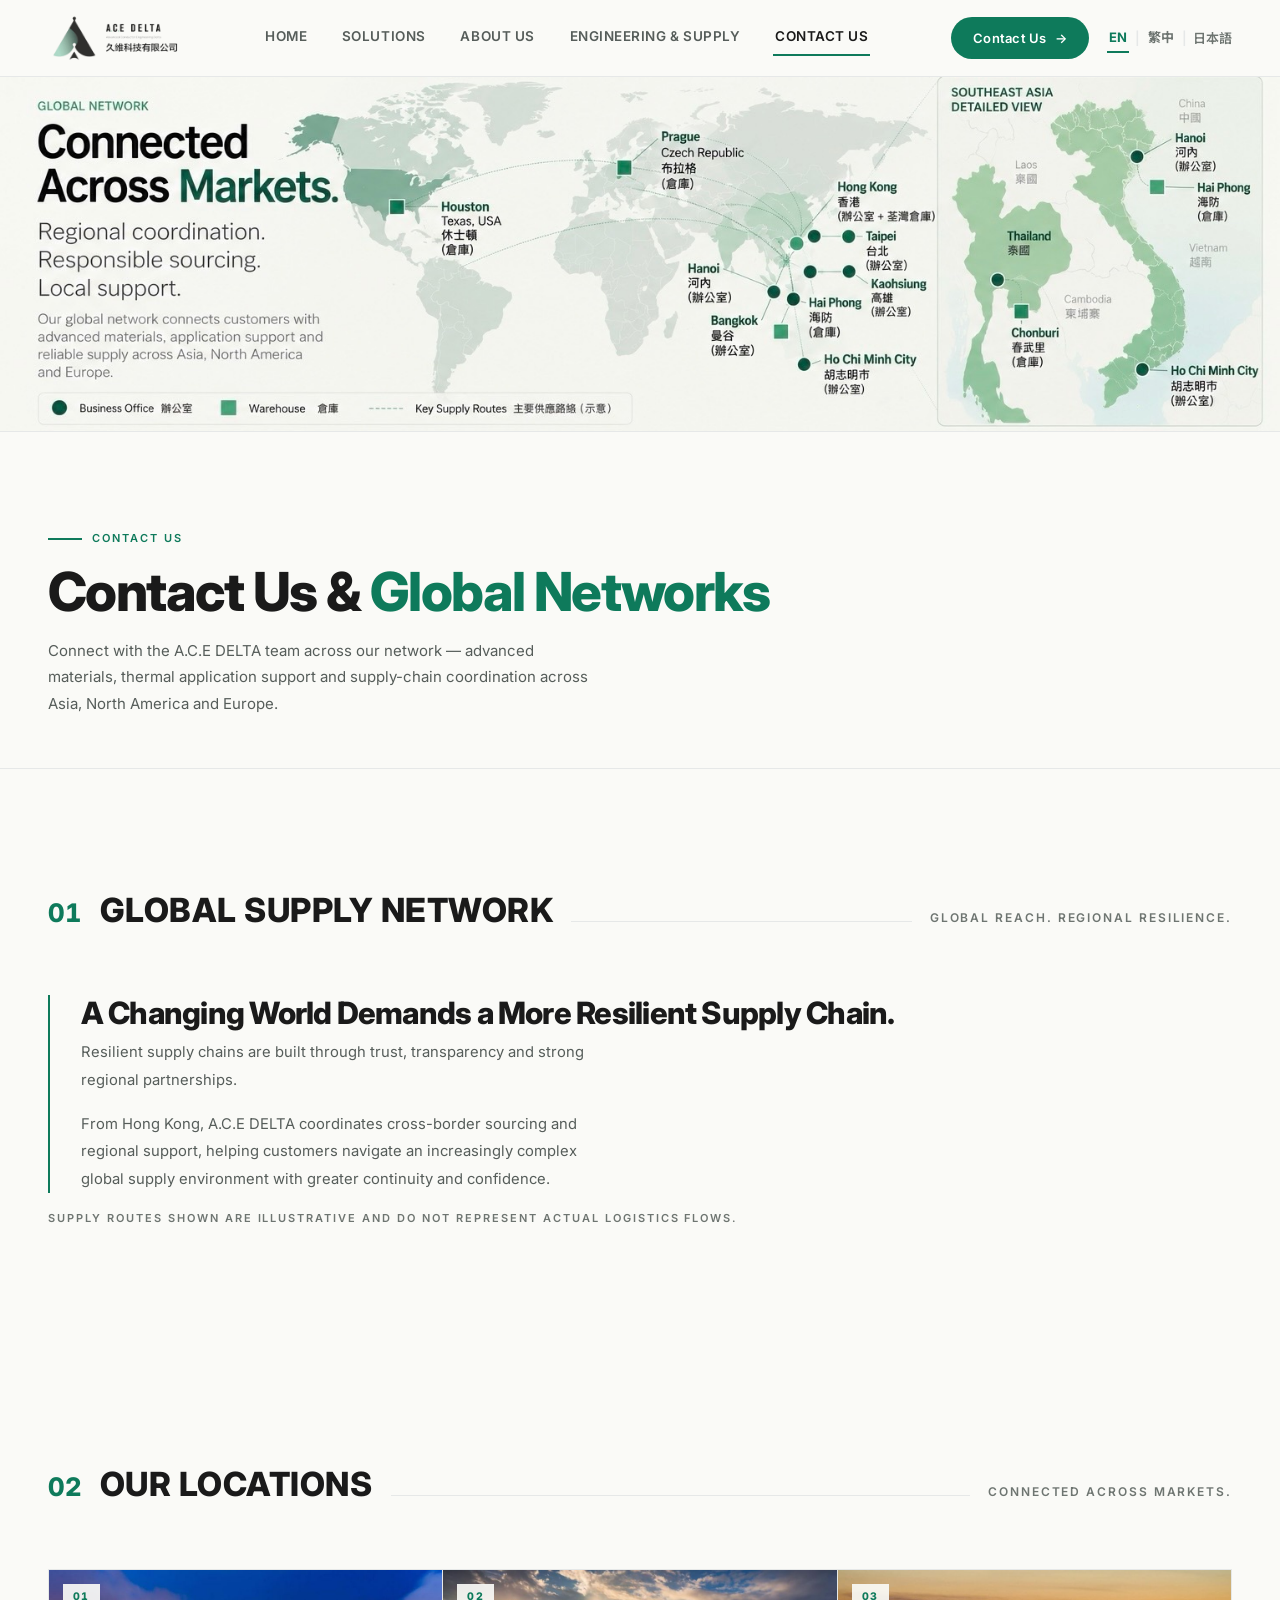
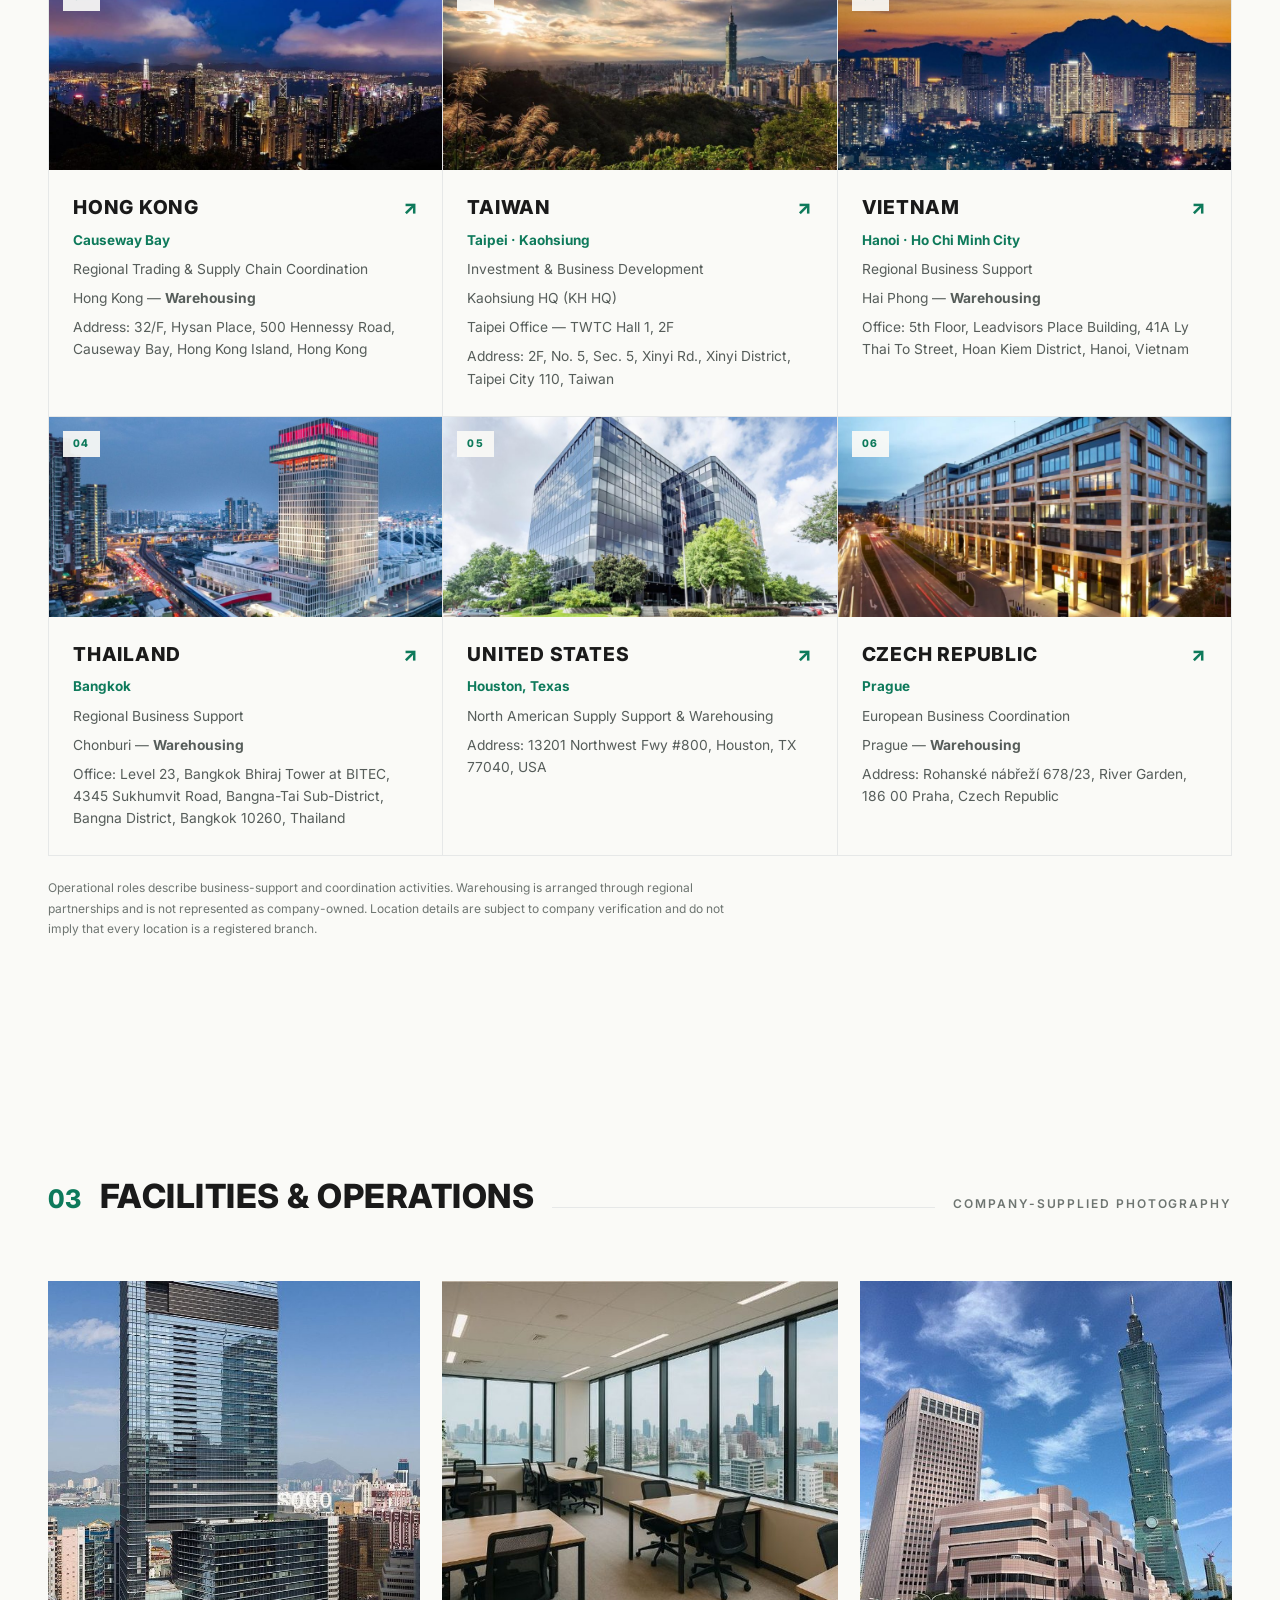
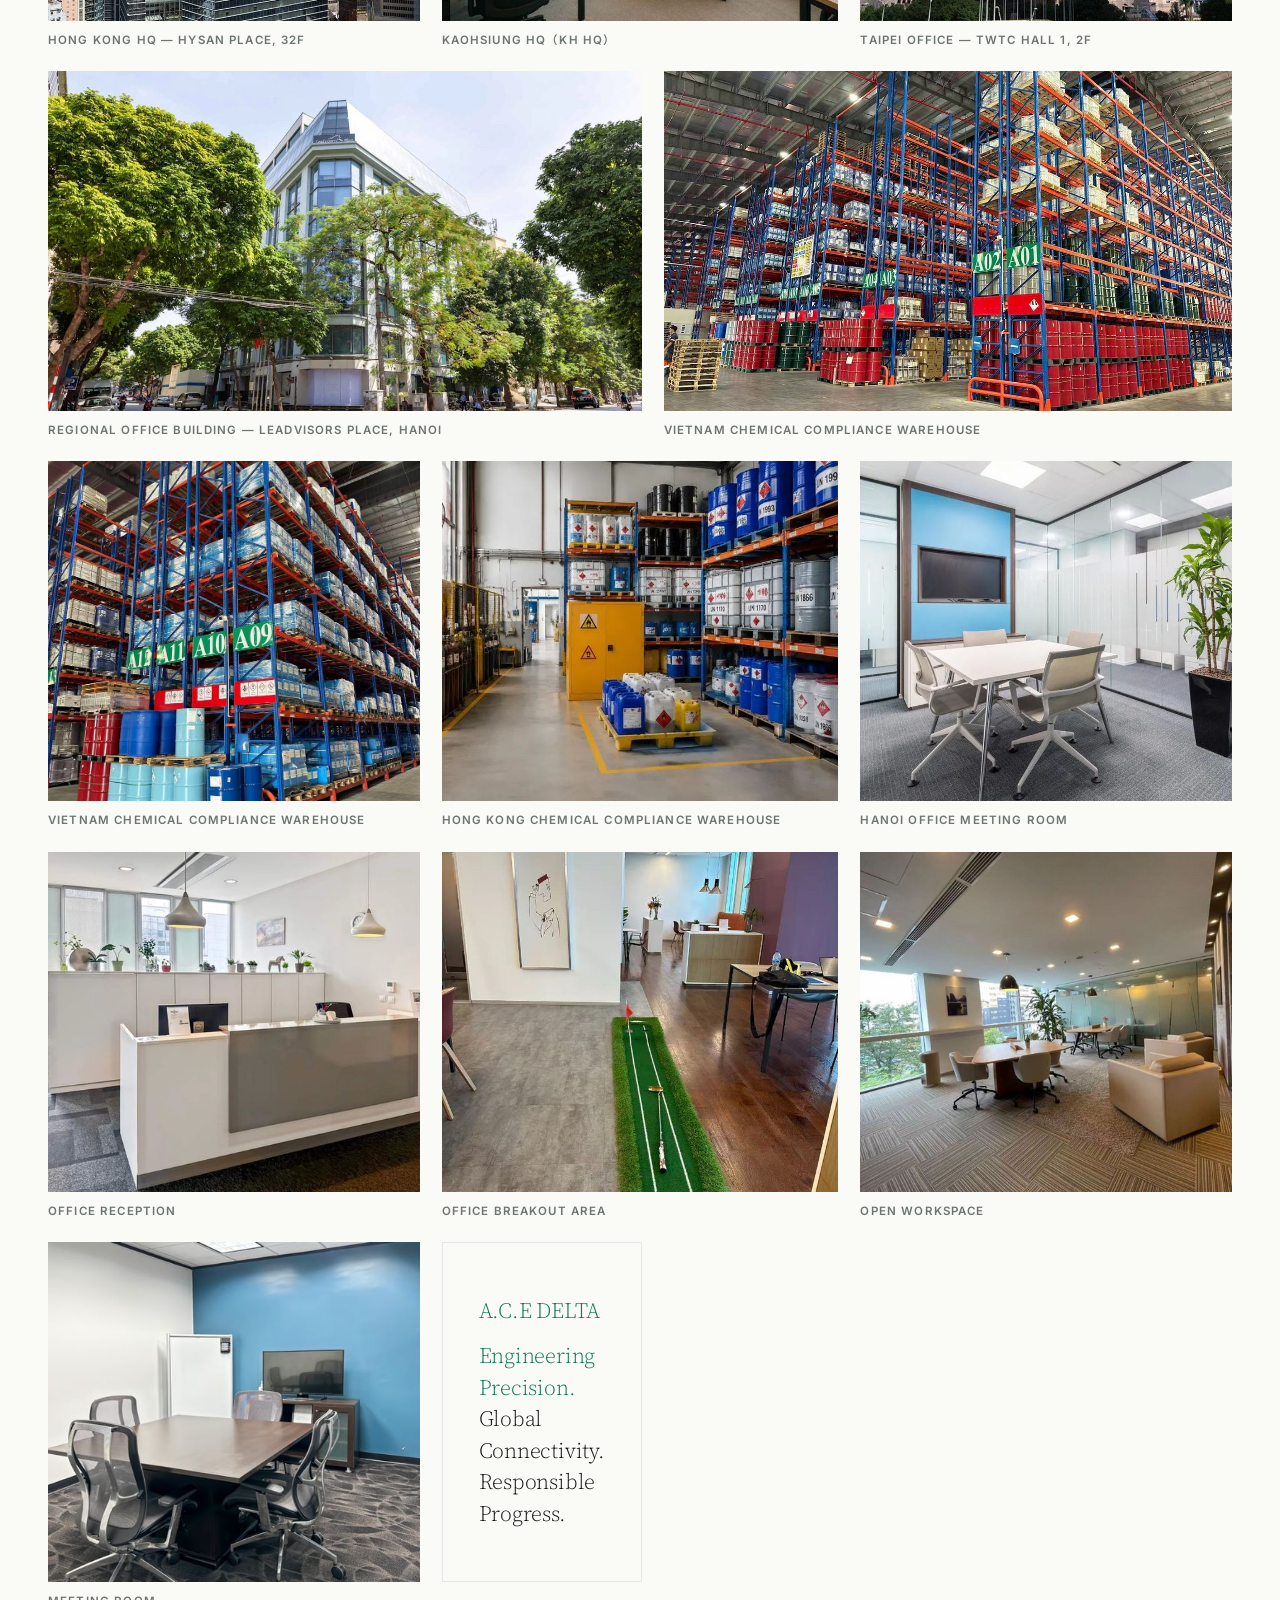
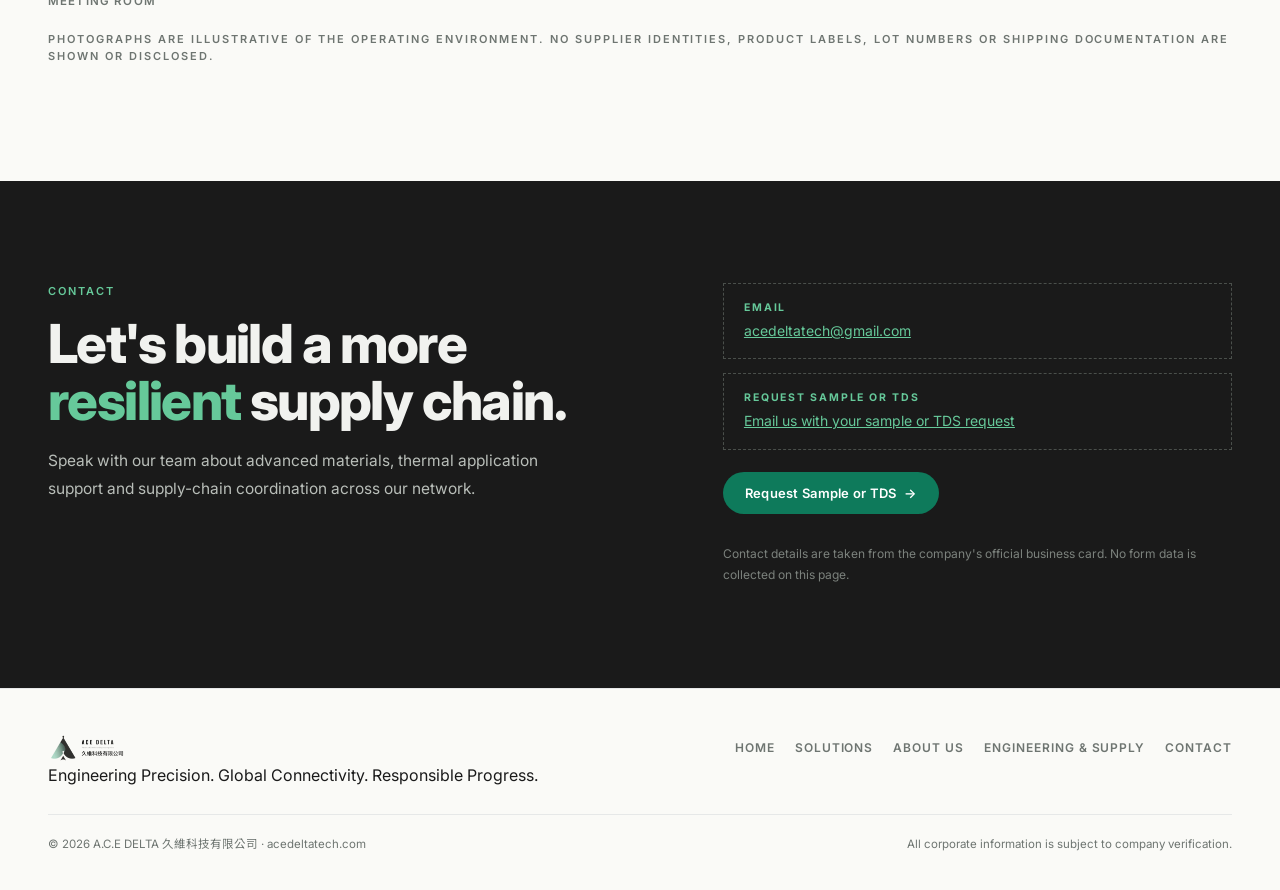
<file: contact.html>
<!DOCTYPE html>
<html lang="en" class="lang-en">
<head>
<meta charset="UTF-8">
<meta name="viewport" content="width=device-width, initial-scale=1.0">
<title>Contact Us &amp; Global Networks | A.C.E DELTA 久維科技有限公司</title>
<meta name="description" content="Contact A.C.E DELTA for RFQ and engineering samples — Ga-In-Sn liquid metal TIM, coolant, thermal paste 導熱膏, thermal gel 導熱凝膠 supply. Global network across Hong Kong, Taiwan, Vietnam, Thailand, the United States and the Czech Republic; sample shipping to USA and Mexico can be arranged.">
<meta name="robots" content="index,follow">
<link rel="canonical" href="https://acedeltatech.com/contact.html">
<link rel="alternate" hreflang="en" href="https://acedeltatech.com/en/contact">
<link rel="alternate" hreflang="zh-Hant" href="https://acedeltatech.com/contact.html?lang=zh">
<link rel="alternate" hreflang="x-default" href="https://acedeltatech.com/en/contact">
<meta property="og:type" content="website">
<meta property="og:site_name" content="A.C.E DELTA">
<meta property="og:title" content="Contact Us &amp; Global Networks | A.C.E DELTA">
<meta property="og:description" content="Advanced Materials. Global Connections. Responsible Progress.">
<meta property="og:url" content="https://acedeltatech.com/contact.html">
<meta property="og:locale" content="en_US">
<meta property="og:locale:alternate" content="zh_TW">
<meta property="og:image" content="https://acedeltatech.com/og/about.jpg">
<meta name="twitter:card" content="summary_large_image">
<link rel="preconnect" href="https://fonts.googleapis.com">
<link rel="preconnect" href="https://fonts.gstatic.com" crossorigin>
<link href="https://fonts.googleapis.com/css2?family=Inter:wght@400;500;600;700;800&family=Source+Serif+4:opsz,wght@8..60,300;8..60,400&family=Noto+Sans+TC:wght@400;500;700;900&display=swap" rel="stylesheet">
<script type="application/ld+json">
{"@context":"https://schema.org","@graph":[
 {"@type":"Organization","@id":"https://acedeltatech.com/#org",
  "name":"A.C.E DELTA","alternateName":"久維科技有限公司",
  "url":"https://acedeltatech.com/",
  "description":"Hong Kong-based trading and application-support business in advanced thermal and electronic materials, connecting materials science, application expertise and international supply networks across Hong Kong, Taiwan, Vietnam, Thailand, the United States and the Czech Republic.",
  "areaServed":["HK","TW","VN","TH","US","CZ"]},
 {"@type":"WebPage","@id":"https://acedeltatech.com/en/contact","url":"https://acedeltatech.com/en/contact",
  "name":"Contact Us &amp; Global Networks | A.C.E DELTA 久維科技有限公司","inLanguage":"en",
  "about":{"@id":"https://acedeltatech.com/#org"},
  "description":"Contact and global network of A.C.E DELTA: supply network, locations and operations across Hong Kong, Taiwan, Vietnam, Thailand, the United States and the Czech Republic."},
 {"@type":"BreadcrumbList","itemListElement":[
  {"@type":"ListItem","position":1,"name":"Home","item":"https://acedeltatech.com/"},
  {"@type":"ListItem","position":2,"name":"Contact Us","item":"https://acedeltatech.com/en/contact"}]}
]}
</script>
<link rel="stylesheet" href="assets/css/style.css">
</head>
<body data-page="contact">
<a class="skip" href="#main"><span class="en">Skip to content</span><span class="zh">跳至主要內容</span></a>

<header class="site-head" id="siteHead">
  <div class="wrap head-in">
    <a class="logo" href="index.html" aria-label="A.C.E DELTA — 久維科技有限公司">
      <img src="assets/img/logo.png" alt="A.C.E DELTA — Advanced Conductor Engineering Delta 久維科技有限公司">
    </a>
    <nav class="main-nav" id="mainNav" aria-label="Main navigation">
      <a href="index.html"><span class="en">Home</span><span class="zh">首頁</span></a>
      <a href="solutions.html"><span class="en">Solutions</span><span class="zh">解決方案</span></a>
      <a href="index.html"><span class="en">About Us</span><span class="zh">關於我們</span></a>
      <a href="engineering.html"><span class="en">Engineering &amp; Supply</span><span class="zh">工程與供應</span></a>
      <a href="#contact" class="active" aria-current="page"><span class="en">Contact Us</span><span class="zh">聯絡我們</span></a>
    </nav>
    <div class="head-actions">
      <a class="pill" href="#contact"><span class="en">Contact Us</span><span class="zh">聯絡我們</span> →</a>
      <div class="lang-sw" role="group" aria-label="Language switch">
        <button type="button" data-lang="en" aria-pressed="true">EN</button>
        <span class="bar">|</span>
        <button type="button" data-lang="zh" aria-pressed="false">繁中</button>
      <span class="bar">|</span><a href="https://acedeltatech.com/ja/" hreflang="ja">日本語</a></div>
      <button class="burger" id="burger" aria-expanded="false" aria-controls="mainNav" aria-label="Menu"><span></span><span></span><span></span></button>
    </div>
  </div>
</header>

<main id="main">

<!-- ============ PAGE HEAD MAP ============ -->
<div class="map-hero">
  <img src="assets/img/map-hero.jpg" alt="A.C.E DELTA global network map — offices and warehouses across Houston, Prague, Hong Kong, Taiwan, Vietnam and Thailand with key supply routes and a Southeast Asia detailed view">
</div>

<!-- ============ PAGE HEAD ============ -->
<section class="page-head" id="top">
  <div class="wrap">
    <p class="micro green eyebrow"><span class="en">Contact Us</span><span class="zh">聯絡我們</span></p>
    <h1 class="ph-title"><span class="en">Contact Us &amp; <span class="hl">Global Networks</span></span><span class="zh">聯絡我們與<span class="hl">全球網絡</span></span></h1>
    <p class="hero-lead"><span class="en">Connect with the A.C.E DELTA team across our network — advanced materials, thermal application support and supply-chain coordination across Asia, North America and Europe.</span><span class="zh">歡迎聯繫 A.C.E DELTA 團隊 — 先進材料、熱應用支援，以及跨亞洲、北美與歐洲的供應鏈協調。</span></p>
  </div>
</section>

<!-- ============ 04 GLOBAL SUPPLY NETWORK ============ -->
<div class="wrap">
  <section class="sec" id="network" aria-label="Global supply network">
    <div class="sec-head reveal">
      <span class="n num">01</span>
      <h2><span class="en">Global Supply Network</span><span class="zh">全球供應網絡</span></h2>
      <span class="tick" aria-hidden="true"></span>
      <span class="sub"><span class="en">Global Reach. Regional Resilience.</span><span class="zh">全球觸及 · 區域韌性</span></span>
    </div>
    <div class="net-copy reveal">
        <h3><span class="en">A Changing World Demands a More Resilient Supply Chain.</span><span class="zh">變動的世界，需要更具韌性的供應鏈。</span></h3>
        <p class="en">Resilient supply chains are built through trust, transparency and strong regional partnerships.</p>
        <p class="en">From Hong Kong, A.C.E DELTA coordinates cross-border sourcing and regional support, helping customers navigate an increasingly complex global supply environment with greater continuity and confidence.</p>
        <p class="zh">有韌性的供應鏈，建立在信任、透明與區域協作之上</p>
        <p class="zh">A.C.E DELTA 以香港為跨境貿易與區域協調平台，連結亞洲、北美與歐洲的供應資源，在持續變動的全球環境中，協助客戶維持供應的連續性與彈性。</p>
      </div>
      <p class="micro map-note reveal"><span class="en">Supply routes shown are illustrative and do not represent actual logistics flows.</span><span class="zh">供應路線僅為示意，不代表實際物流流向。</span></p>
  </section>
</div>

<!-- ============ 05 OUR LOCATIONS ============ -->
<div class="wrap">
  <section class="sec" id="locations" aria-label="Our locations">
    <div class="sec-head reveal">
      <span class="n num">02</span>
      <h2><span class="en">Our Locations</span><span class="zh">服務據點</span></h2>
      <span class="tick" aria-hidden="true"></span>
      <span class="sub"><span class="en">Connected Across Markets.</span><span class="zh">串聯全球市場。</span></span>
    </div>
    <div class="loc-grid">
      <article class="lcard reveal" id="loc-hk">
        <div class="ph"><img src="assets/img/city-hongkong.jpg" alt="Hong Kong harbour skyline"><span class="tag num">01</span></div>
        <div class="lbody">
          <h3><span><span class="en">Hong Kong</span><span class="zh">香港</span></span><span class="arr" aria-hidden="true">↗</span></h3>
          <p class="lcity"><span class="en">Causeway Bay</span><span class="zh">銅鑼灣</span></p>
          <p class="lrole"><span class="en">Regional Trading &amp; Supply Chain Coordination</span><span class="zh">區域貿易與供應鏈協調</span></p>
          <p class="lrole"><span class="en">Hong Kong — <b>Warehousing</b></span><span class="zh">香港 — <b>倉儲</b></span></p>
          <p class="lrole"><span class="en">Address: 32/F, Hysan Place, 500 Hennessy Road, Causeway Bay, Hong Kong Island, Hong Kong</span><span class="zh">地址：香港島銅鑼灣軒尼詩道 500 號希慎廣場 32 樓</span></p>
        </div>
      </article>
      <article class="lcard reveal" id="loc-tw">
        <div class="ph"><img src="assets/img/city-taipei.jpg" alt="Taipei city skyline with Taipei 101"><span class="tag num">02</span></div>
        <div class="lbody">
          <h3><span><span class="en">Taiwan</span><span class="zh">台灣</span></span><span class="arr" aria-hidden="true">↗</span></h3>
          <p class="lcity"><span class="en">Taipei · Kaohsiung</span><span class="zh">台北 · 高雄</span></p>
          <p class="lrole"><span class="en">Investment &amp; Business Development</span><span class="zh">投資與商務開發</span></p>
          <p class="lrole"><span class="en">Kaohsiung HQ (KH HQ)</span><span class="zh">高雄總部（KH HQ）</span></p>
          <p class="lrole"><span class="en">Taipei Office — TWTC Hall 1, 2F</span><span class="zh">台北辦公室 — 世貿一館 2F</span></p>
          <p class="lrole"><span class="en">Address: 2F, No. 5, Sec. 5, Xinyi Rd., Xinyi District, Taipei City 110, Taiwan</span><span class="zh">地址：臺北市信義區信義路五段5號2F（郵遞區號 110）</span></p>
        </div>
      </article>
      <article class="lcard reveal" id="loc-vn">
        <div class="ph"><img src="assets/img/city-hanoi.jpg" alt="Panoramic view of Hanoi, Vietnam"><span class="tag num">03</span></div>
        <div class="lbody">
          <h3><span><span class="en">Vietnam</span><span class="zh">越南</span></span><span class="arr" aria-hidden="true">↗</span></h3>
          <p class="lcity"><span class="en">Hanoi · Ho Chi Minh City</span><span class="zh">河內 · 胡志明市</span></p>
          <p class="lrole"><span class="en">Regional Business Support</span><span class="zh">區域商務支援</span></p>
          <p class="lrole"><span class="en">Hai Phong — <b>Warehousing</b></span><span class="zh">海防 — <b>倉儲</b></span></p>
          <p class="lrole"><span class="en">Office: 5th Floor, Leadvisors Place Building, 41A Ly Thai To Street, Hoan Kiem District, Hanoi, Vietnam</span><span class="zh">辦公室：越南河內市還劍郡李太祖街 41A 號 Leadvisors Place 大樓 5 樓</span></p>
        </div>
      </article>
      <article class="lcard reveal" id="loc-th">
        <div class="ph"><img src="assets/img/loc-bangkok-bhiraj-tower.jpg" alt="Bhiraj Tower at BITEC, Bangkok — A.C.E DELTA office location"><span class="tag num">04</span></div>
        <div class="lbody">
          <h3><span><span class="en">Thailand</span><span class="zh">泰國</span></span><span class="arr" aria-hidden="true">↗</span></h3>
          <p class="lcity"><span class="en">Bangkok</span><span class="zh">曼谷</span></p>
          <p class="lrole"><span class="en">Regional Business Support</span><span class="zh">區域商務支援</span></p>
          <p class="lrole"><span class="en">Chonburi — <b>Warehousing</b></span><span class="zh">春武里 — <b>倉儲</b></span></p>
          <p class="lrole"><span class="en">Office: Level 23, Bangkok Bhiraj Tower at BITEC, 4345 Sukhumvit Road, Bangna-Tai Sub-District, Bangna District, Bangkok 10260, Thailand</span><span class="zh">辦公室：泰國曼谷市邦納區素坤逸路 4345 號 Bhiraj Tower @ BITEC 23 樓（郵遞區號 10260）</span></p>
        </div>
      </article>
      <article class="lcard reveal" id="loc-us">
        <div class="ph"><img src="assets/img/loc-houston-texas.jpg" alt="A.C.E DELTA office building, Houston, Texas"><span class="tag num">05</span></div>
        <div class="lbody">
          <h3><span><span class="en">United States</span><span class="zh">美國</span></span><span class="arr" aria-hidden="true">↗</span></h3>
          <p class="lcity"><span class="en">Houston, Texas</span><span class="zh">德州休士頓</span></p>
          <p class="lrole"><span class="en">North American Supply Support &amp; Warehousing</span><span class="zh">北美供應支援與倉儲</span></p>
          <p class="lrole"><span class="en">Address: 13201 Northwest Fwy #800, Houston, TX 77040, USA</span><span class="zh">地址：美國德州休士頓市 Northwest Fwy 13201 號 #800（郵遞區號 TX 77040）</span></p>
        </div>
      </article>
      <article class="lcard reveal" id="loc-cz">
        <div class="ph"><img src="assets/img/loc-prague-river-garden.jpg" alt="River Garden, Prague — A.C.E DELTA office location"><span class="tag num">06</span></div>
        <div class="lbody">
          <h3><span><span class="en">Czech Republic</span><span class="zh">捷克</span></span><span class="arr" aria-hidden="true">↗</span></h3>
          <p class="lcity"><span class="en">Prague</span><span class="zh">布拉格</span></p>
          <p class="lrole"><span class="en">European Business Coordination</span><span class="zh">歐洲商務協調</span></p>
          <p class="lrole"><span class="en">Prague — <b>Warehousing</b></span><span class="zh">布拉格 — <b>倉儲</b></span></p>
          <p class="lrole"><span class="en">Address: Rohanské nábřeží 678/23, River Garden, 186 00 Praha, Czech Republic</span><span class="zh">地址：捷克布拉格 Rohanské nábřeží 678/23 號 River Garden（郵遞區號 186 00）</span></p>
        </div>
      </article>
    </div>
    <p class="loc-note"><span class="en">Operational roles describe business-support and coordination activities. Warehousing is arranged through regional partnerships and is not represented as company-owned. Location details are subject to company verification and do not imply that every location is a registered branch.</span><span class="zh">營運角色說明業務支援與協調功能。倉儲係透過區域夥伴安排，並非公司自有倉庫。據點資訊以公司確認為準，不代表每個據點均為註冊分支機構。</span></p>
  </section>
</div>

<!-- ============ FACILITIES GALLERY ============ -->
<div class="wrap">
  <section class="sec" id="gallery" aria-label="Facilities gallery">
    <div class="sec-head reveal">
      <span class="n num">03</span>
      <h2><span class="en">Facilities &amp; Operations</span><span class="zh">設施與營運</span></h2>
      <span class="tick" aria-hidden="true"></span>
      <span class="sub"><span class="en">Company-supplied photography</span><span class="zh">公司實地影像</span></span>
    </div>
    <div class="gal-grid">
      <figure class="gtile w2 reveal">
        <div class="gimg tall"><img src="assets/img/hq-hysan-place.jpg" data-filename="hong-kong-hq-hysan-place.jpg" alt="Hong Kong HQ — Hysan Place tower, Causeway Bay"></div>
        <figcaption class="cap"><span class="en">Hong Kong HQ — Hysan Place, 32F</span><span class="zh">香港總部 — 希慎廣場 32 樓</span></figcaption>
      </figure>
      <figure class="gtile w2 reveal">
        <div class="gimg tall"><img src="assets/img/office-kaohsiung-hq.jpg" data-filename="kaohsiung-hq.jpg" alt="Kaohsiung HQ office overlooking Kaohsiung Harbor"></div>
        <figcaption class="cap"><span class="en">Kaohsiung HQ（KH HQ）</span><span class="zh">高雄總部（KH HQ）</span></figcaption>
      </figure>
      <figure class="gtile w2 reveal">
        <div class="gimg tall"><img src="assets/img/office-taipei-twtc.jpg" data-filename="taipei-office-twtc-hall1-2f.jpg" alt="Taipei Office — Taipei World Trade Center Hall 1, 2F"></div>
        <figcaption class="cap"><span class="en">Taipei Office — TWTC Hall 1, 2F</span><span class="zh">台北辦公室 — 世貿一館 2F</span></figcaption>
      </figure>
      <figure class="gtile w3 reveal">
        <div class="gimg wide"><img src="assets/img/gal-leadvisors-hanoi.jpg" alt="Regional office building exterior with glass curtain-wall facade"></div>
        <figcaption class="cap"><span class="en">Regional office building — Leadvisors Place, Hanoi</span><span class="zh">區域辦公樓 — 河內 Leadvisors Place</span></figcaption>
      </figure>
      <figure class="gtile w3 reveal">
        <div class="gimg wide"><img src="assets/img/gal-warehouse.jpg" alt="General warehousing interior with pallet racking"></div>
        <figcaption class="cap"><span class="en">Vietnam chemical compliance warehouse</span><span class="zh">越南化學品合規倉庫</span></figcaption>
      </figure>
      <figure class="gtile w2 reveal">
        <div class="gimg tall"><img src="assets/img/gal-chem-storage.jpg" alt="Chemical storage facility with labelled drums on racking"></div>
        <figcaption class="cap"><span class="en">Vietnam chemical compliance warehouse</span><span class="zh">越南化學品合規倉庫</span></figcaption>
      </figure>
      <figure class="gtile w2 reveal">
        <div class="gimg tall"><img src="assets/img/gal-hk-compliance-warehouse.jpg" alt="Chemical compliance warehouse with flammables cabinet and labelled drums — Hong Kong"></div>
        <figcaption class="cap"><span class="en">Hong Kong chemical compliance warehouse</span><span class="zh">香港化學品合規倉庫</span></figcaption>
      </figure>
      <figure class="gtile w2 reveal">
        <div class="gimg tall"><img src="assets/img/gal-hanoi-meeting.jpg" alt="Meeting room at the Hanoi office"></div>
        <figcaption class="cap"><span class="en">Hanoi office meeting room</span><span class="zh">越南河內辦公室會議室</span></figcaption>
      </figure>
      <figure class="gtile w2 reveal">
        <div class="gimg tall"><img src="assets/img/loc-reception.jpg" data-filename="office-reception.jpg" alt="Office reception area"></div>
        <figcaption class="cap"><span class="en">Office Reception</span><span class="zh">辦公室接待櫃台</span></figcaption>
      </figure>
      <figure class="gtile w2 reveal">
        <div class="gimg tall"><img src="assets/img/loc-lounge.jpg" data-filename="office-lounge.jpg" alt="Office breakout and lounge area"></div>
        <figcaption class="cap"><span class="en">Office Breakout Area</span><span class="zh">辦公室休憩區</span></figcaption>
      </figure>
      <figure class="gtile w2 reveal">
        <div class="gimg tall"><img src="assets/img/loc-workspace.jpg" data-filename="open-workspace.jpg" alt="Open workspace with green views"></div>
        <figcaption class="cap"><span class="en">Open Workspace</span><span class="zh">開放工作區</span></figcaption>
      </figure>
      <figure class="gtile w2 reveal">
        <div class="gimg tall"><img src="assets/img/loc-meeting.jpg" data-filename="meeting-room-2.jpg" alt="Meeting room with whiteboard and screen"></div>
        <figcaption class="cap"><span class="en">Meeting Room</span><span class="zh">會議室</span></figcaption>
      </figure>
      <div class="gquote w6 reveal">
        <p class="micro green num"><span class="en">A.C.E DELTA</span><span class="zh">A.C.E DELTA</span></p>
        <p><span class="en"><span class="hl">Engineering Precision.</span> Global Connectivity. Responsible Progress.</span><span class="zh"><span class="hl">可靠技術</span>・全球信任・共創未來</span></p>
      </div>
    </div>
    <p class="micro gal-note"><span class="en">Photographs are illustrative of the operating environment. No supplier identities, product labels, lot numbers or shipping documentation are shown or disclosed.</span><span class="zh">照片僅為營運環境示意，未呈現或揭露供應商身分、產品標籤、批號或貨運文件。</span></p>
  </section>
</div>



<!-- ============ CONTACT ============ -->
<section class="contact" id="contact" aria-label="Contact">
  <div class="wrap">
    <div class="reveal">
      <p class="micro" style="color:var(--mint)"><span class="en">Contact</span><span class="zh">聯絡我們</span></p>
      <h2 style="margin-top:14px"><span class="en">Let's build a more <span class="hl">resilient</span> supply chain.</span><span class="zh">一起打造更具<span class="hl">韌性</span>的供應鏈。</span></h2>
      <p class="lead"><span class="en">Speak with our team about advanced materials, thermal application support and supply-chain coordination across our network.</span><span class="zh">歡迎與我們的團隊談談先進材料、熱應用支援，以及跨區域的供應鏈協調。</span></p>
    </div>
    <div class="c-chips reveal">
      <div class="c-chip"><span class="k"><span class="en">Email</span><span class="zh">信箱</span></span><span class="v"><a href="mailto:acedeltatech@gmail.com">acedeltatech@gmail.com</a></span></div>
      <div class="c-chip"><span class="k"><span class="en">Request Sample or TDS</span><span class="zh">索取樣品或 TDS</span></span><span class="v"><a href="mailto:acedeltatech@gmail.com?subject=Request%20Sample%20or%20TDS%20%E7%B4%A2%E5%8F%96%E6%A8%A3%E5%93%81%E6%88%96TDS" class="en">Email us with your sample or TDS request</a><a href="mailto:acedeltatech@gmail.com?subject=%E7%B4%A2%E5%8F%96%E6%A8%A1%E5%93%81%E6%88%96TDS%20Request%20Sample%20or%20TDS" class="zh">來信告知需求 — 索取樣品或 TDS</a></span></div>
      <a class="pill" href="mailto:acedeltatech@gmail.com?subject=Request%20Sample%20or%20TDS"><span class="en">Request Sample or TDS</span><span class="zh">索取樣品或 TDS</span> →</a>
      <p class="c-note"><span class="en">Contact details are taken from the company's official business card. No form data is collected on this page.</span><span class="zh">聯絡資訊取自公司官方名片。本頁面不收集任何表單資料。</span></p>
    </div>
  </div>
</section>

</main>

<footer class="site-foot">
  <div class="wrap">
    <div class="foot-in">
      <a class="logo" href="#top" ><img src="assets/img/logo.png" alt="A.C.E DELTA — 久維科技有限公司"></a>
      <nav class="foot-nav" aria-label="Footer navigation">
        <a href="index.html"><span class="en">Home</span><span class="zh">首頁</span></a>
        <a href="solutions.html"><span class="en">Solutions</span><span class="zh">解決方案</span></a>
        <a href="index.html"><span class="en">About Us</span><span class="zh">關於我們</span></a>
        <a href="engineering.html"><span class="en">Engineering &amp; Supply</span><span class="zh">工程與供應</span></a>
        <a href="#contact"><span class="en">Contact</span><span class="zh">聯絡</span></a>
      </nav>
    </div>
    <p class="brand-line"><span class="en">Engineering Precision. Global Connectivity. Responsible Progress.</span><span class="zh">可靠技術・全球信任・共創未來</span></p>
    <div class="foot-legal">
      <span>© 2026 A.C.E DELTA 久維科技有限公司 · acedeltatech.com</span>
      <span><span class="en">All corporate information is subject to company verification.</span><span class="zh">所有公司資訊以公司確認為準。</span></span>
    </div>
  </div>
</footer>

<div id="toast" role="status" aria-live="polite"></div>

<script src="assets/js/main.js" defer></script>
</body>
</html>
</file>
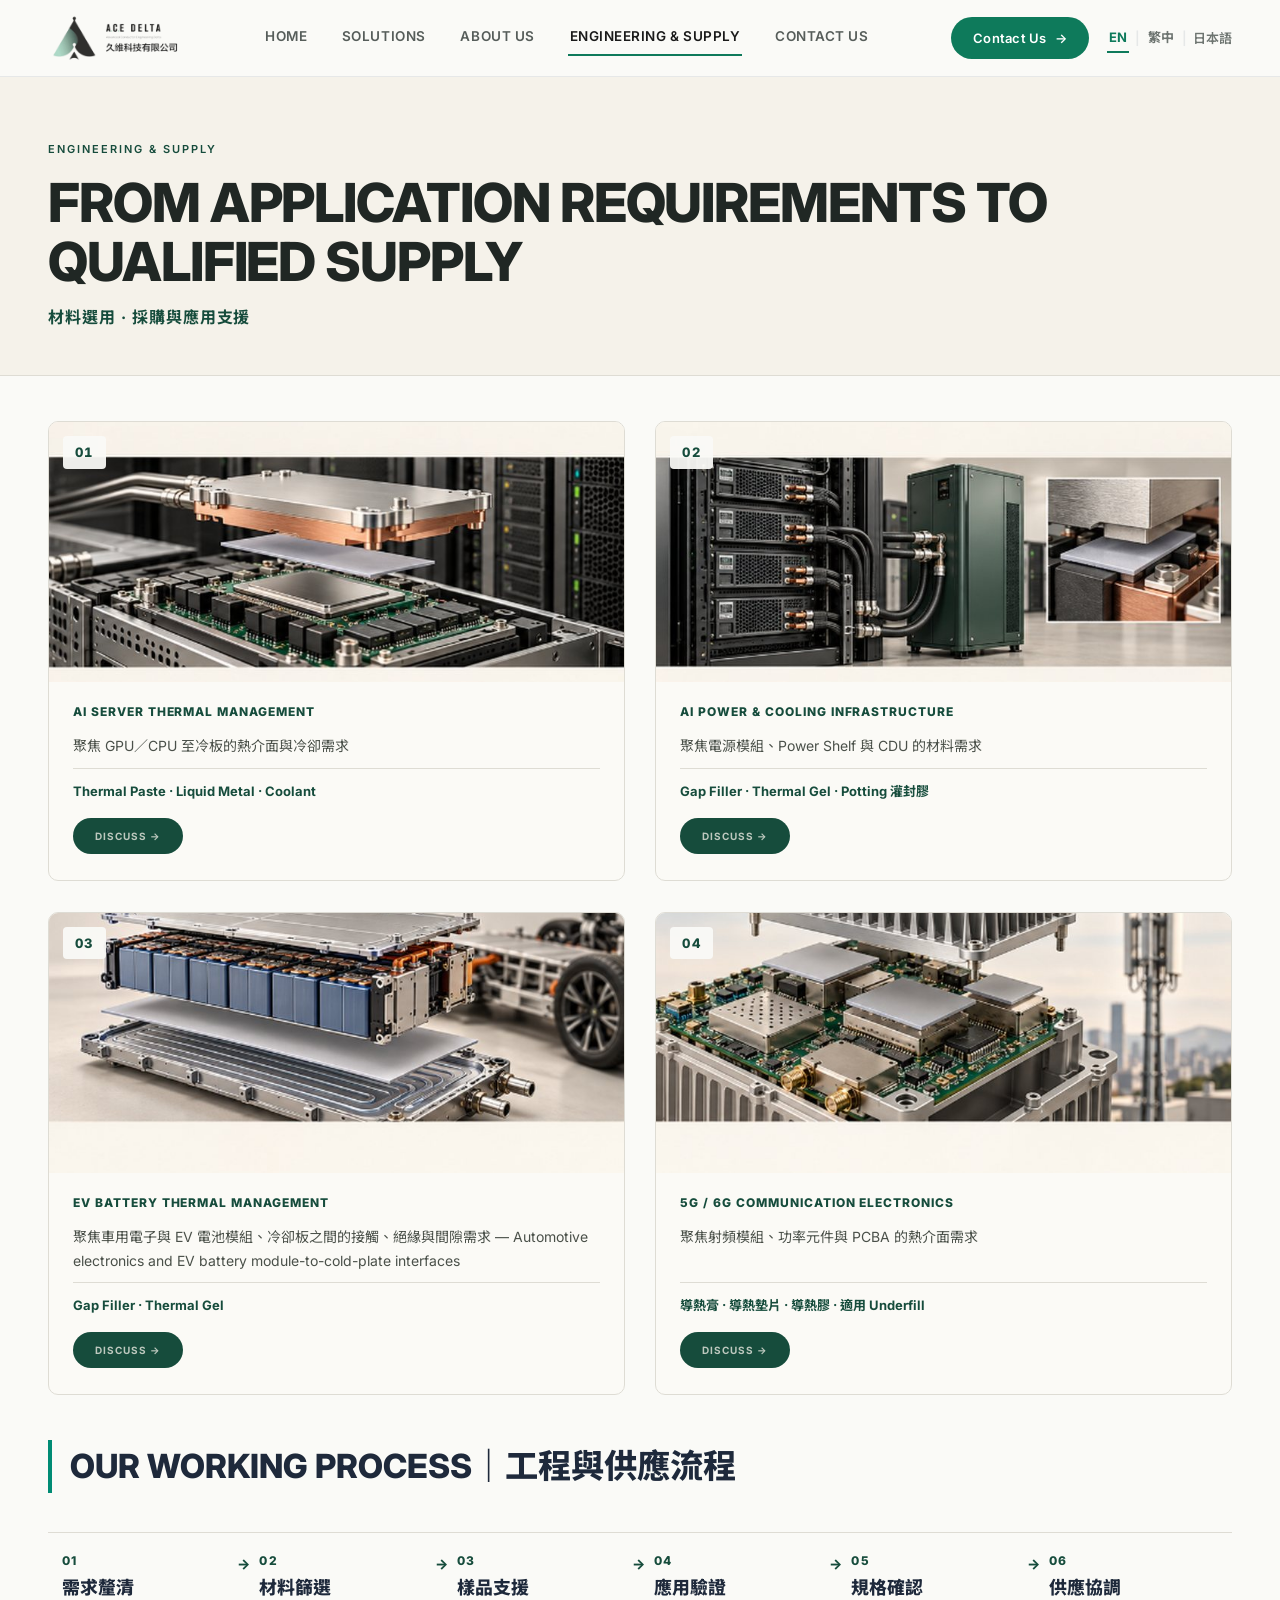
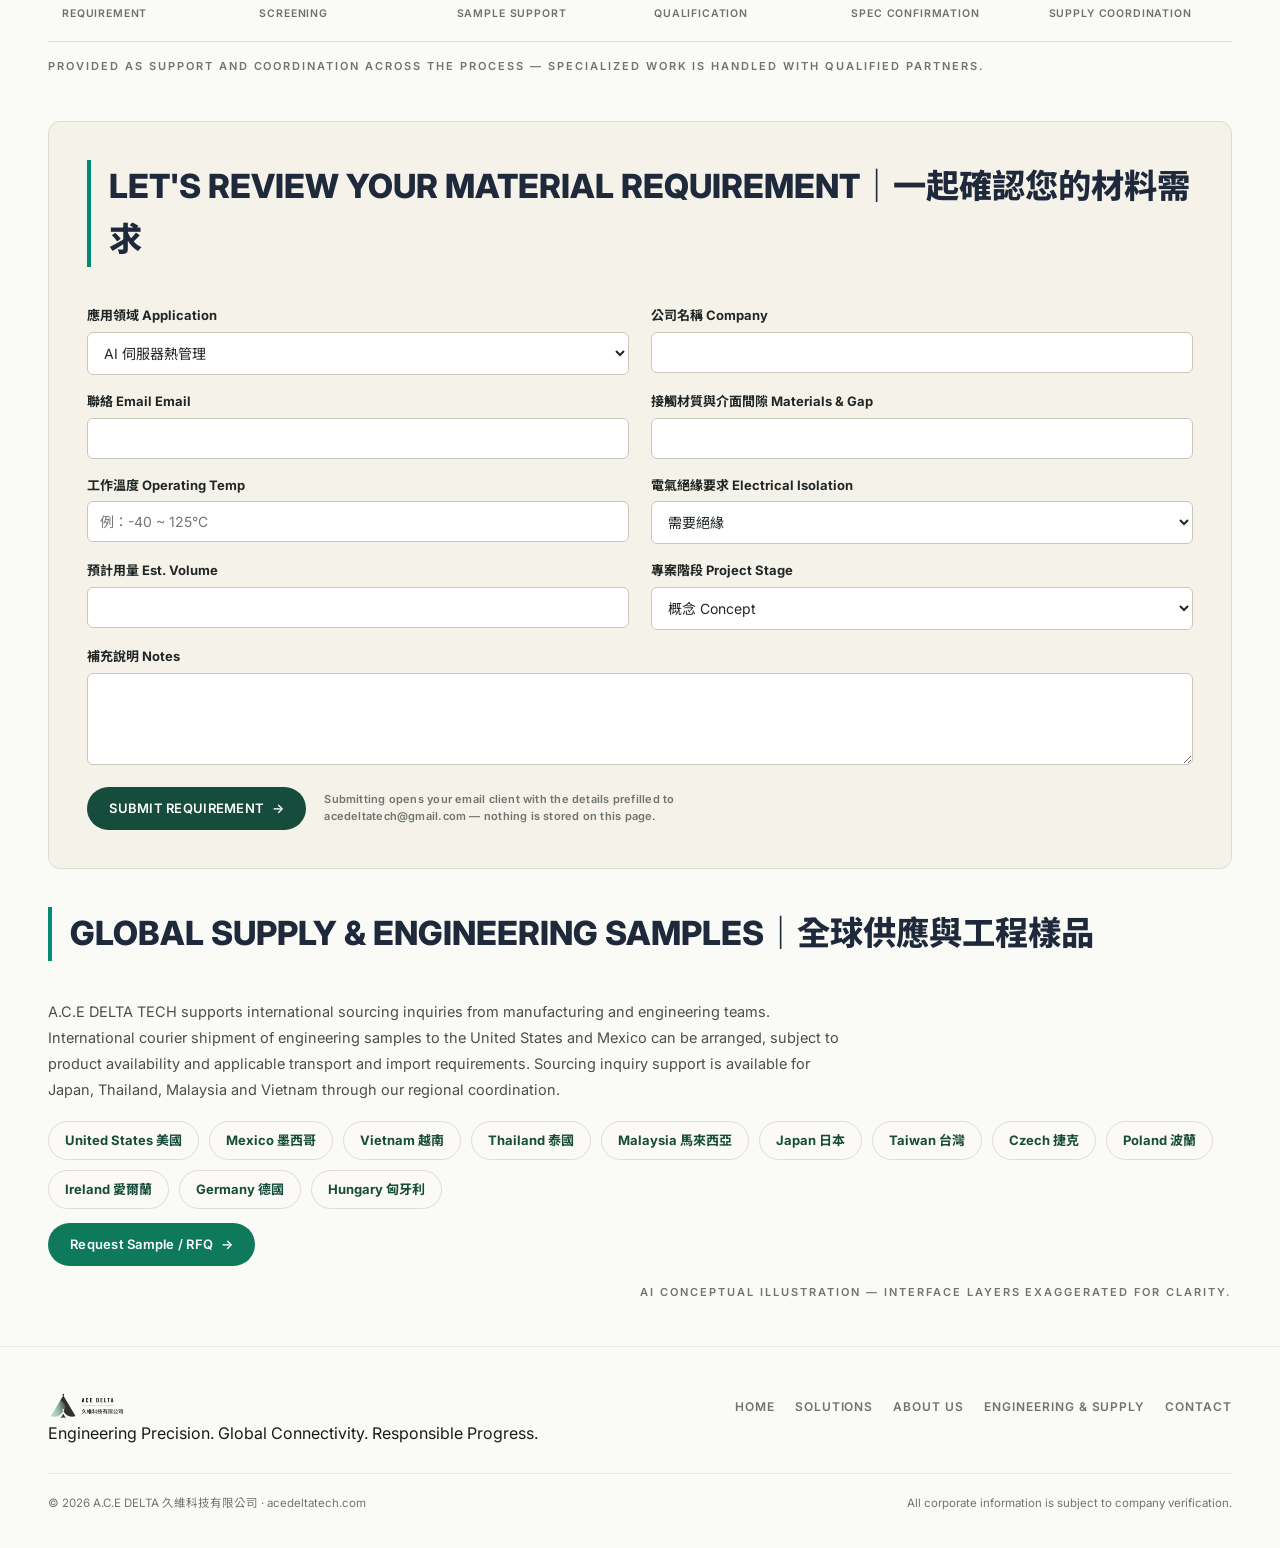
<file: engineering.html>
<!DOCTYPE html>
<html lang="en" class="lang-en">
<head>
<meta charset="UTF-8">
<meta name="viewport" content="width=device-width, initial-scale=1.0">
<title>Engineering &amp; Supply 工程與供應 — TIMs for Automotive Electronics, AI Servers, EV Batteries｜A.C.E DELTA</title>
<meta name="description" content="Thermal interface material selection, sourcing and application support — thermal paste 導熱膏, Ga-In-Sn liquid metal 液態金屬, coolant, gap filler, thermal gel 導熱凝膠, potting — for automotive electronics 車用電子, AI server liquid cooling AI 伺服器液冷, EV battery thermal management and 5G／6G electronics. Global supply and engineering sample coordination.">
<meta name="robots" content="index,follow">
<meta name="keywords" content="TIMs, thermal interface materials, liquid metal, coolant, cooling liquid, thermal paste, thermal gel, thermal grease, 散熱材料, 液態金屬, 冷卻液, 水冷液, 導熱膏, 導熱凝膠, 導熱矽脂">
<link rel="canonical" href="https://acedeltatech.com/engineering.html">
<link rel="alternate" hreflang="en" href="https://acedeltatech.com/engineering.html">
<link rel="alternate" hreflang="zh-Hant" href="https://acedeltatech.com/engineering.html?lang=zh">
<link rel="alternate" hreflang="x-default" href="https://acedeltatech.com/engineering.html">
<meta property="og:type" content="website">
<meta property="og:site_name" content="A.C.E DELTA">
<meta property="og:title" content="Engineering &amp; Supply | 工程與供應 — A.C.E DELTA">
<meta property="og:description" content="Advanced Materials. Global Connections. Responsible Progress.">
<meta property="og:url" content="https://acedeltatech.com/engineering.html">
<meta property="og:locale" content="en_US">
<meta property="og:locale:alternate" content="zh_TW">
<meta property="og:image" content="https://acedeltatech.com/og/about.jpg">
<meta name="twitter:card" content="summary_large_image">
<link rel="preconnect" href="https://fonts.googleapis.com">
<link rel="preconnect" href="https://fonts.gstatic.com" crossorigin>
<link href="https://fonts.googleapis.com/css2?family=Inter:wght@400;500;600;700;800&family=Source+Serif+4:opsz,wght@8..60,300;8..60,400&family=Noto+Sans+TC:wght@400;500;700;900&display=swap" rel="stylesheet">
<script type="application/ld+json">
{"@context":"https://schema.org","@graph":[
 {"@type":"Organization","@id":"https://acedeltatech.com/#org",
  "name":"A.C.E DELTA","alternateName":"久維科技有限公司",
  "url":"https://acedeltatech.com/",
  "description":"Hong Kong-based trading and application-support business in advanced thermal and electronic materials, connecting materials science, application expertise and international supply networks across Hong Kong, Taiwan, Vietnam, Thailand, the United States and the Czech Republic.",
  "areaServed":["HK","TW","VN","TH","US","CZ"]},
 {"@type":"WebPage","@id":"https://acedeltatech.com/engineering.html","url":"https://acedeltatech.com/engineering.html",
  "name":"Engineering &amp; Supply | 工程與供應 — A.C.E DELTA 久維科技有限公司","inLanguage":"en",
  "about":{"@id":"https://acedeltatech.com/#org"},
  "description":"Contact and global network of A.C.E DELTA: supply network, locations and operations across Hong Kong, Taiwan, Vietnam, Thailand, the United States and the Czech Republic."},
 {"@type":"BreadcrumbList","itemListElement":[
  {"@type":"ListItem","position":1,"name":"Home","item":"https://acedeltatech.com/"},
  {"@type":"ListItem","position":2,"name":"Contact Us","item":"https://acedeltatech.com/engineering.html"}]}
]}
</script>
<link rel="stylesheet" href="assets/css/style.css">
</head>
<body data-page="engineering">
<a class="skip" href="#main"><span class="en">Skip to content</span><span class="zh">跳至主要內容</span></a>

<header class="site-head" id="siteHead">
  <div class="wrap head-in">
    <a class="logo" href="index.html" aria-label="A.C.E DELTA — 久維科技有限公司">
      <img src="assets/img/logo.png" alt="A.C.E DELTA — Advanced Conductor Engineering Delta 久維科技有限公司">
    </a>
    <nav class="main-nav" id="mainNav" aria-label="Main navigation">
      <a href="index.html"><span class="en">Home</span><span class="zh">首頁</span></a>
      <a href="solutions.html"><span class="en">Solutions</span><span class="zh">解決方案</span></a>
      <a href="index.html"><span class="en">About Us</span><span class="zh">關於我們</span></a>
      <a href="engineering.html" class="active" aria-current="page"><span class="en">Engineering &amp; Supply</span><span class="zh">工程與供應</span></a>
      <a href="contact.html"><span class="en">Contact Us</span><span class="zh">聯絡我們</span></a>
    </nav>
    <div class="head-actions">
      <a class="pill" href="#contact"><span class="en">Contact Us</span><span class="zh">聯絡我們</span> →</a>
      <div class="lang-sw" role="group" aria-label="Language switch">
        <button type="button" data-lang="en" aria-pressed="true">EN</button>
        <span class="bar">|</span>
        <button type="button" data-lang="zh" aria-pressed="false">繁中</button>
      <span class="bar">|</span><a href="https://acedeltatech.com/ja/" hreflang="ja">日本語</a></div>
      <button class="burger" id="burger" aria-expanded="false" aria-controls="mainNav" aria-label="Menu"><span></span><span></span><span></span></button>
    </div>
  </div>
</header>

<main id="main">

<section class="es-hero" id="top">
  <div class="wrap">
    <p class="micro es-eyebrow"><span class="en">Engineering &amp; Supply</span><span class="zh">工程與供應</span></p>
    <h1 class="es-title"><span class="en">FROM APPLICATION REQUIREMENTS TO QUALIFIED SUPPLY</span><span class="zh">從應用需求到合格供應</span></h1>
    <p class="es-sub">材料選用 · 採購與應用支援</p>
  </div>
</section>

<div class="wrap">
  <section class="es-sec" aria-label="四大應用領域">
    <div class="es-cards">
      <article class="es-card reveal">
        <figure class="es-ph"><img src="assets/img/app-ai-server.jpg" alt="AI 伺服器熱管理 應用概念示意"><span class="es-num num">01</span></figure>
        <div class="es-body">
          <h3><span class="en">AI SERVER THERMAL MANAGEMENT</span><span class="zh">AI 伺服器熱管理</span></h3>
          <p class="es-focus">聚焦 GPU／CPU 至冷板的熱介面與冷卻需求</p>
          <p class="es-mats">Thermal Paste · Liquid Metal · Coolant</p>
          <button class="es-btn" type="button" data-app="AI SERVER THERMAL MANAGEMENT"><span class="zh">討論伺服器應用</span><span class="en">DISCUSS →</span></button>
        </div>
      </article>
      <article class="es-card reveal">
        <figure class="es-ph"><img src="assets/img/app-ai-power-cdu.jpg" alt="AI 電源與液冷設備 應用概念示意"><span class="es-num num">02</span></figure>
        <div class="es-body">
          <h3><span class="en">AI POWER &amp; COOLING INFRASTRUCTURE</span><span class="zh">AI 電源與液冷設備</span></h3>
          <p class="es-focus">聚焦電源模組、Power Shelf 與 CDU 的材料需求</p>
          <p class="es-mats">Gap Filler · Thermal Gel · Potting 灌封膠</p>
          <button class="es-btn" type="button" data-app="AI POWER &amp; COOLING INFRASTRUCTURE"><span class="zh">討論電源與液冷應用</span><span class="en">DISCUSS →</span></button>
        </div>
      </article>
      <article class="es-card reveal">
        <figure class="es-ph"><img src="assets/img/app-ev-battery.jpg" alt="EV 鋰電池熱管理 應用概念示意"><span class="es-num num">03</span></figure>
        <div class="es-body">
          <h3><span class="en">EV BATTERY THERMAL MANAGEMENT</span><span class="zh">EV 鋰電池熱管理</span></h3>
          <p class="es-focus">聚焦車用電子與 EV 電池模組、冷卻板之間的接觸、絕緣與間隙需求 — Automotive electronics and EV battery module-to-cold-plate interfaces</p>
          <p class="es-mats">Gap Filler · Thermal Gel</p>
          <button class="es-btn" type="button" data-app="EV BATTERY THERMAL MANAGEMENT"><span class="zh">討論電池應用</span><span class="en">DISCUSS →</span></button>
        </div>
      </article>
      <article class="es-card reveal">
        <figure class="es-ph"><img src="assets/img/app-5g-rf-pcba.jpg" alt="5G／6G 通訊電子 應用概念示意"><span class="es-num num">04</span></figure>
        <div class="es-body">
          <h3><span class="en">5G / 6G COMMUNICATION ELECTRONICS</span><span class="zh">5G／6G 通訊電子</span></h3>
          <p class="es-focus">聚焦射頻模組、功率元件與 PCBA 的熱介面需求</p>
          <p class="es-mats">導熱膏 · 導熱墊片 · 導熱膠 · 適用 Underfill</p>
          <button class="es-btn" type="button" data-app="5G / 6G COMMUNICATION ELECTRONICS"><span class="zh">討論通訊電子應用</span><span class="en">DISCUSS →</span></button>
        </div>
      </article>
    </div>
  </section>

  <section class="es-sec es-process" aria-label="工程與供應流程">
    <div class="prod-head reveal"><h2><span class="zh-big">OUR WORKING PROCESS｜工程與供應流程</span></h2></div>
    <ol class="es-flow reveal">
      <li><span class="f-n">01</span><span class="zh-big">需求釐清</span><span class="f-en">Requirement</span></li>
      <li><span class="f-n">02</span><span class="zh-big">材料篩選</span><span class="f-en">Screening</span></li>
      <li><span class="f-n">03</span><span class="zh-big">樣品支援</span><span class="f-en">Sample Support</span></li>
      <li><span class="f-n">04</span><span class="zh-big">應用驗證</span><span class="f-en">Qualification</span></li>
      <li><span class="f-n">05</span><span class="zh-big">規格確認</span><span class="f-en">Spec Confirmation</span></li>
      <li><span class="f-n">06</span><span class="zh-big">供應協調</span><span class="f-en">Supply Coordination</span></li>
    </ol>
    <p class="micro es-process-note reveal"><span class="en">Provided as support and coordination across the process — specialized work is handled with qualified partners.</span><span class="zh">流程以支援與協調方式推進，專業環節與合格夥伴協力</span></p>
  </section>

  <section class="es-sec es-form-sec" id="mform" aria-label="材料需求表單">
    <div class="prod-head reveal"><h2><span class="zh-big">LET&#39;S REVIEW YOUR MATERIAL REQUIREMENT｜一起確認您的材料需求</span></h2></div>
    <form class="es-form reveal" id="reqForm">
      <div class="f-row">
        <label><span>應用領域 Application</span><select name="app" id="fApp" required>
          <option value="AI SERVER THERMAL MANAGEMENT">AI 伺服器熱管理</option>
          <option value="AI POWER &amp; COOLING INFRASTRUCTURE">AI 電源與液冷設備</option>
          <option value="EV BATTERY THERMAL MANAGEMENT">EV 鋰電池熱管理</option>
          <option value="5G / 6G COMMUNICATION ELECTRONICS">5G／6G 通訊電子</option>
        </select></label>
        <label><span>公司名稱 Company</span><input type="text" name="company"></label>
      </div>
      <div class="f-row">
        <label><span>聯絡 Email Email</span><input type="email" name="email" required></label>
        <label><span>接觸材質與介面間隙 Materials &amp; Gap</span><input type="text" name="gap"></label>
      </div>
      <div class="f-row">
        <label><span>工作溫度 Operating Temp</span><input type="text" name="temp" placeholder="例：-40 ~ 125°C"></label>
        <label><span>電氣絕緣要求 Electrical Isolation</span><select name="iso"><option value="需要絕緣">需要絕緣</option><option value="不需絕緣">不需絕緣</option><option value="待討論">待討論</option></select></label>
      </div>
      <div class="f-row">
        <label><span>預計用量 Est. Volume</span><input type="text" name="vol"></label>
        <label><span>專案階段 Project Stage</span><select name="stage"><option>概念 Concept</option><option>開發 Development</option><option>驗證 Qualification</option><option>量產 Production</option></select></label>
      </div>
      <label class="f-full"><span>補充說明 Notes</span><textarea name="notes" rows="4"></textarea></label>
      <div class="f-actions">
        <button class="pill" type="submit"><span class="zh">送出需求</span><span class="en">SUBMIT REQUIREMENT</span> →</button>
        <p class="micro"><span class="en">Submitting opens your email client with the details prefilled to acedeltatech@gmail.com — nothing is stored on this page.</span><span class="zh">送出後將開啟您的郵件軟體，內容預填寄至 acedeltatech@gmail.com — 本頁不儲存任何資料</span></p>
      </div>
    </form>
  </section>

  <section class="es-sec" aria-label="Global supply" style="padding-top:clamp(26px,3vw,44px)">
    <div class="prod-head reveal"><h2><span class="zh-big">GLOBAL SUPPLY &amp; ENGINEERING SAMPLES｜全球供應與工程樣品</span></h2></div>
    <p class="reveal" style="font-size:14.5px;line-height:1.8;color:#4A5049;max-width:88ch"><span class="en">A.C.E DELTA TECH supports international sourcing inquiries from manufacturing and engineering teams. International courier shipment of engineering samples to the United States and Mexico can be arranged, subject to product availability and applicable transport and import requirements. Sourcing inquiry support is available for Japan, Thailand, Malaysia and Vietnam through our regional coordination.</span><span class="zh">A.C.E DELTA 支援製造與工程團隊的國際採購詢問。工程樣品得以國際快遞安排寄送至美國與墨西哥，視產品供應現況與運輸／進口規定而定；日本、泰國、馬來西亞與越南的採購詢問，可由我們的區域協調提供支援。</span></p>
    <ul class="gs-markets reveal" style="list-style:none;display:flex;flex-wrap:wrap;gap:10px;padding:0;margin-top:18px">
      <li class="gs-m">United States 美國</li><li class="gs-m">Mexico 墨西哥</li><li class="gs-m">Vietnam 越南</li><li class="gs-m">Thailand 泰國</li><li class="gs-m">Malaysia 馬來西亞</li><li class="gs-m">Japan 日本</li><li class="gs-m">Taiwan 台灣</li><li class="gs-m">Czech 捷克</li><li class="gs-m">Poland 波蘭</li><li class="gs-m">Ireland 愛爾蘭</li><li class="gs-m">Germany 德國</li><li class="gs-m">Hungary 匈牙利</li>
    </ul>
    <p class="reveal" style="margin-top:14px"><a class="pill" href="contact.html?rfq=1"><span class="en">Request Sample / RFQ</span><span class="zh">索取樣品／詢價</span> →</a></p>
  </section>

  <p class="micro es-tail reveal"><span class="en">AI conceptual illustration — interface layers exaggerated for clarity.</span><span class="zh">AI 概念示意圖｜介面層經放大呈現</span></p>
</div>

</main>

<footer class="site-foot">
  <div class="wrap">
    <div class="foot-in">
      <a class="logo" href="#top" ><img src="assets/img/logo.png" alt="A.C.E DELTA — 久維科技有限公司"></a>
      <nav class="foot-nav" aria-label="Footer navigation">
        <a href="index.html"><span class="en">Home</span><span class="zh">首頁</span></a>
        <a href="solutions.html"><span class="en">Solutions</span><span class="zh">解決方案</span></a>
        <a href="index.html"><span class="en">About Us</span><span class="zh">關於我們</span></a>
        <a href="#" class="dev-link"><span class="en">Engineering &amp; Supply</span><span class="zh">工程與供應</span></a>
        <a href="#contact"><span class="en">Contact</span><span class="zh">聯絡</span></a>
      </nav>
    </div>
    <p class="brand-line"><span class="en">Engineering Precision. Global Connectivity. Responsible Progress.</span><span class="zh">可靠技術・全球信任・共創未來</span></p>
    <div class="foot-legal">
      <span>© 2026 A.C.E DELTA 久維科技有限公司 · acedeltatech.com</span>
      <span><span class="en">All corporate information is subject to company verification.</span><span class="zh">所有公司資訊以公司確認為準。</span></span>
    </div>
  </div>
</footer>

<div id="toast" role="status" aria-live="polite"></div>

<script src="assets/js/main.js" defer></script>
</body>
</html>
</file>
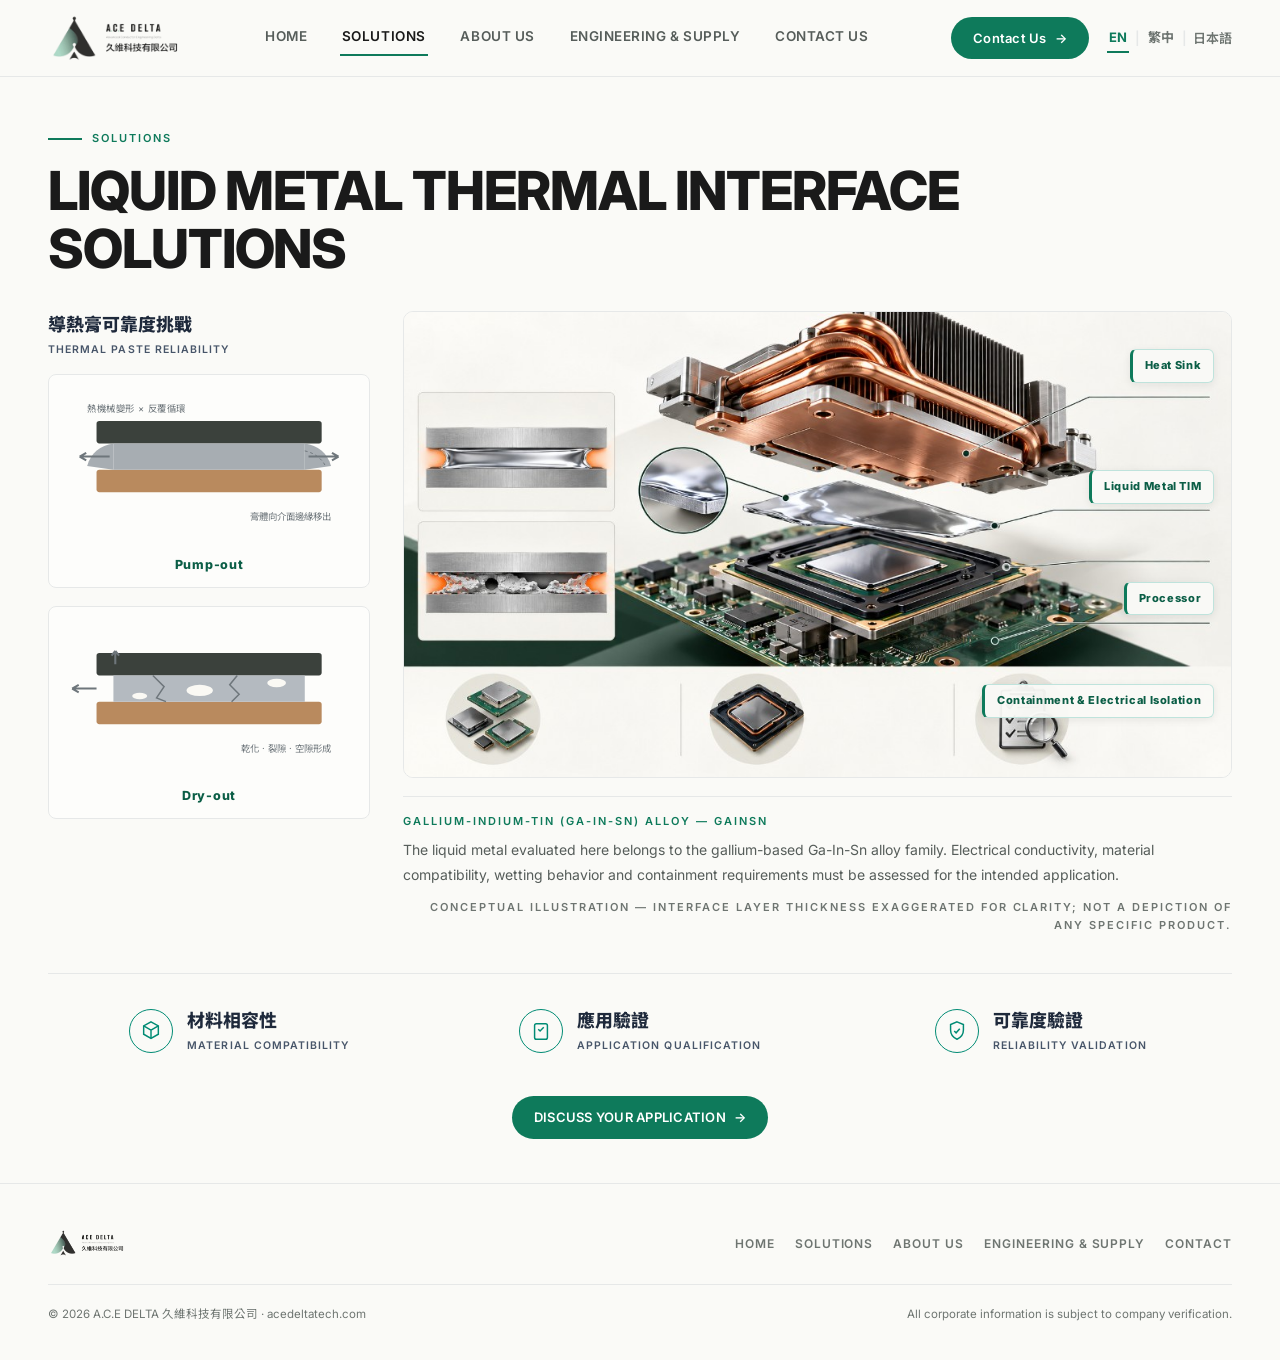
<file: solutions.html>
<!DOCTYPE html>
<html lang="en" class="lang-en">
<head>
<meta charset="UTF-8">
<meta name="viewport" content="width=device-width, initial-scale=1.0">
<title>Liquid Metal TIM Solutions 液態金屬熱介面解決方案 — Ga-In-Sn Alloy｜A.C.E DELTA</title>
<meta name="description" content="Gallium-Indium-Tin (Ga-In-Sn) liquid metal TIM solutions 液態金屬熱介面材料 — engineering answers to thermal grease pump-out 導熱膏泵出效應 and dry-out 乾化現象, with containment & electrical isolation design, material compatibility, application qualification and reliability validation.">
<meta name="robots" content="index,follow">
<meta name="keywords" content="TIMs, thermal interface materials, liquid metal, coolant, cooling liquid, thermal paste, thermal gel, thermal grease, 散熱材料, 液態金屬, 冷卻液, 水冷液, 導熱膏, 導熱凝膠, 導熱矽脂">
<link rel="canonical" href="https://acedeltatech.com/solutions.html">
<link rel="alternate" hreflang="en" href="https://acedeltatech.com/solutions.html">
<link rel="alternate" hreflang="zh-Hant" href="https://acedeltatech.com/solutions.html?lang=zh">
<link rel="alternate" hreflang="x-default" href="https://acedeltatech.com/solutions.html">
<link rel="alternate" hreflang="ja" href="https://acedeltatech.com/ja/">
<meta property="og:type" content="website">
<meta property="og:site_name" content="A.C.E DELTA">
<meta property="og:title" content="Solutions | 液態金屬熱介面解決方案 — A.C.E DELTA">
<meta property="og:description" content="Advanced Materials. Global Connections. Responsible Progress.">
<meta property="og:url" content="https://acedeltatech.com/solutions.html">
<meta property="og:locale" content="en_US">
<meta property="og:locale:alternate" content="zh_TW">
<meta property="og:image" content="https://acedeltatech.com/og/about.jpg">
<meta name="twitter:card" content="summary_large_image">
<link rel="preconnect" href="https://fonts.googleapis.com">
<link rel="preconnect" href="https://fonts.gstatic.com" crossorigin>
<link href="https://fonts.googleapis.com/css2?family=Inter:wght@400;500;600;700;800&family=Source+Serif+4:opsz,wght@8..60,300;8..60,400&family=Noto+Sans+TC:wght@400;500;700;900&display=swap" rel="stylesheet">
<script type="application/ld+json">
{"@context":"https://schema.org","@graph":[
 {"@type":"Organization","@id":"https://acedeltatech.com/#org",
  "name":"A.C.E DELTA","alternateName":"久維科技有限公司",
  "url":"https://acedeltatech.com/",
  "description":"Hong Kong-based trading and application-support business in advanced thermal and electronic materials, connecting materials science, application expertise and international supply networks across Hong Kong, Taiwan, Vietnam, Thailand, the United States and the Czech Republic.",
  "areaServed":["HK","TW","VN","TH","US","CZ"]},
 {"@type":"WebPage","@id":"https://acedeltatech.com/solutions.html","url":"https://acedeltatech.com/solutions.html",
  "name":"Solutions | 液態金屬熱介面解決方案 — A.C.E DELTA 久維科技有限公司","inLanguage":"en",
  "about":{"@id":"https://acedeltatech.com/#org"},
  "description":"Contact and global network of A.C.E DELTA: supply network, locations and operations across Hong Kong, Taiwan, Vietnam, Thailand, the United States and the Czech Republic."},
 {"@type":"BreadcrumbList","itemListElement":[
  {"@type":"ListItem","position":1,"name":"Home","item":"https://acedeltatech.com/"},
  {"@type":"ListItem","position":2,"name":"Solutions","item":"https://acedeltatech.com/solutions.html"}]}
]}
</script>
<link rel="stylesheet" href="assets/css/style.css">
<script type="application/ld+json">
{"@context":"https://schema.org","@type":"FAQPage","mainEntity":[
 {"@type":"Question","name":"什麼是熱介面材料（TIM）？ What is a thermal interface material (TIM)?","acceptedAnswer":{"@type":"Answer","text":"熱介面材料填充於發熱元件與散熱器之間的微觀空隙，降低接觸熱阻、提升導熱路徑效率。A thermal interface material fills microscopic gaps between a heat-generating component and its heat sink to reduce contact thermal resistance."}},
 {"@type":"Question","name":"什麼是泵出效應與乾化現象？ What are pump-out and dry-out?","acceptedAnswer":{"@type":"Answer","text":"兩者是傳統導熱膏在反覆熱機械變形下常見的可靠度退化模式：泵出效應指膏體向介面邊緣移出，乾化現象指膏體乾化、產生裂隙與空隙。These are common reliability degradation modes of conventional thermal pastes under repeated thermo-mechanical stress."}},
 {"@type":"Question","name":"液態金屬 TIM 為什麼需要圍堵與電氣隔離？ Why does liquid metal TIM need containment and electrical isolation?","acceptedAnswer":{"@type":"Answer","text":"液態金屬具導電性，設計上需要周邊圍堵與電氣隔離，以確保與電子元件共存的可靠性。Liquid metal is electrically conductive, so containment and electrical isolation are essential design considerations."}},
 {"@type":"Question","name":"如何索取樣品或 TDS？ How to request a sample or TDS?","acceptedAnswer":{"@type":"Answer","text":"來信 acedeltatech@gmail.com 說明應用需求，我們將協助材料選用、樣品與技術文件。Email acedeltatech@gmail.com with your application details."}}]}
</script>
</head>
<body data-page="solutions">
<a class="skip" href="#main"><span class="en">Skip to content</span><span class="zh">跳至主要內容</span></a>

<header class="site-head" id="siteHead">
  <div class="wrap head-in">
    <a class="logo" href="index.html" aria-label="A.C.E DELTA — 久維科技有限公司">
      <img src="assets/img/logo.png" alt="A.C.E DELTA — Advanced Conductor Engineering Delta 久維科技有限公司">
    </a>
    <nav class="main-nav" id="mainNav" aria-label="Main navigation">
      <a href="index.html"><span class="en">Home</span><span class="zh">首頁</span></a>
      <a href="solutions.html" class="active" aria-current="page"><span class="en">Solutions</span><span class="zh">解決方案</span></a>
      <a href="index.html"><span class="en">About Us</span><span class="zh">關於我們</span></a>
      <a href="engineering.html"><span class="en">Engineering &amp; Supply</span><span class="zh">工程與供應</span></a>
      <a href="contact.html"><span class="en">Contact Us</span><span class="zh">聯絡我們</span></a>
    </nav>
    <div class="head-actions">
      <a class="pill" href="#contact"><span class="en">Contact Us</span><span class="zh">聯絡我們</span> →</a>
      <div class="lang-sw" role="group" aria-label="Language switch">
        <button type="button" data-lang="en" aria-pressed="true">EN</button>
        <span class="bar">|</span>
        <button type="button" data-lang="zh" aria-pressed="false">繁中</button>
      <span class="bar">|</span><a href="https://acedeltatech.com/ja/" hreflang="ja">日本語</a></div>
      <button class="burger" id="burger" aria-expanded="false" aria-controls="mainNav" aria-label="Menu"><span></span><span></span><span></span></button>
    </div>
  </div>
</header>

<main id="main">

<!-- ============ SOLUTIONS: LIQUID METAL TIM ============ -->
<section class="sol" id="top">
  <div class="wrap">
    <header class="sol-head reveal">
      <p class="micro green eyebrow"><span class="en">Solutions</span><span class="zh">解決方案</span></p>
      <h1><span class="en">LIQUID METAL THERMAL INTERFACE SOLUTIONS</span><span class="zh">液態金屬熱介面解決方案</span></h1>
    </header>

    <div class="sol-grid">
      <aside class="sol-left reveal">
        <p class="sol-zone"><span class="zh-big">導熱膏可靠度挑戰</span><span class="en-small">THERMAL PASTE RELIABILITY</span></p>
        <figure class="sol-fig">
          <svg viewBox="0 0 320 170" role="img" aria-label="泵出效應示意圖：導熱膏在反覆熱機械變形下向介面邊緣移出">
        <rect x="40" y="34" width="240" height="24" rx="3" fill="#3B413C"/>
        <rect x="40" y="86" width="240" height="24" rx="3" fill="#B98A5E"/>
        <path d="M58 58 H262 V86 H58 Z" fill="#A7ADB2"/>
        <path d="M58 58 C44 60 34 68 30 82 L58 86 Z" fill="#A7ADB2"/>
        <path d="M262 58 C276 60 286 68 290 82 L262 86 Z" fill="#A7ADB2"/>
        <path d="M262 66 C272 68 280 74 284 82" fill="none" stroke="#6E767B" stroke-width="1" stroke-dasharray="3 3"/>
        <g stroke="#6E767B" stroke-width="2.2" fill="none">
          <path d="M54 72 H22 M22 72 l7 -4 M22 72 l7 4"/>
          <path d="M266 72 H298 M298 72 l-7 -4 M298 72 l-7 4"/>
        </g>
        <text x="30" y="24" font-size="10" fill="#6E767B" letter-spacing=".5">熱機械變形 × 反覆循環</text>
        <text x="290" y="140" text-anchor="end" font-size="10" fill="#6E767B">膏體向介面邊緣移出</text>
      </svg>
          <figcaption class="cap"><span class="en">Pump-out</span><span class="zh">泵出效應</span></figcaption>
        </figure>
        <figure class="sol-fig">
          <svg viewBox="0 0 320 170" role="img" aria-label="乾化現象示意圖：導熱膏乾化、局部裂隙與空隙">
        <rect x="40" y="34" width="240" height="24" rx="3" fill="#3B413C"/>
        <rect x="40" y="86" width="240" height="24" rx="3" fill="#B98A5E"/>
        <path d="M58 58 H262 V86 H58 Z" fill="#B4BAC0"/>
        <path d="M100 58 L112 70 L104 82 L114 86" fill="none" stroke="#6E767B" stroke-width="1.6"/>
        <path d="M190 58 L182 68 L192 78 L184 86" fill="none" stroke="#6E767B" stroke-width="1.6"/>
        <ellipse cx="150" cy="74" rx="14" ry="6" fill="#FAF9F4"/>
        <ellipse cx="232" cy="66" rx="10" ry="4.5" fill="#FAF9F4"/>
        <ellipse cx="86" cy="80" rx="8" ry="3.5" fill="#FAF9F4"/>
        <g stroke="#6E767B" stroke-width="2.2" fill="none">
          <path d="M40 72 H14 M14 72 l7 -4 M14 72 l7 4"/>
          <path d="M60 46 v-14 M60 32 l-4 5 M60 32 l4 5"/>
        </g>
        <text x="290" y="140" text-anchor="end" font-size="10" fill="#6E767B">乾化 · 裂隙 · 空隙形成</text>
      </svg>
          <figcaption class="cap"><span class="en">Dry-out</span><span class="zh">乾化現象</span></figcaption>
        </figure>
      </aside>

      <div class="sol-main reveal">
        <figure class="sol-hero">
          <img src="assets/img/solutions-main.jpg" alt="液態金屬熱介面分解示意：散熱器（含熱導管）、液態金屬熱介面薄層、圍堵框與電氣隔離、處理器與主機板 — 概念示意圖">
          <div class="sol-chips" role="list">
            <span class="chip" role="listitem" style="top:8%;right:2%"><span class="en">Heat Sink</span><span class="zh">散熱器</span></span>
            <span class="chip" role="listitem" style="top:34%;right:2%"><span class="en">Liquid Metal TIM</span><span class="zh">液態金屬熱介面材料</span></span>
            <span class="chip" role="listitem" style="top:58%;right:2%"><span class="en">Processor</span><span class="zh">處理器</span></span>
            <span class="chip" role="listitem" style="top:80%;right:2%"><span class="en">Containment &amp; Electrical Isolation</span><span class="zh">圍堵與電氣隔離</span></span>
          </div>
        </figure>
              <div class="gas-block reveal" style="margin-top:18px;border-top:1px solid var(--line);padding-top:16px">
        <p class="micro green"><span class="en">Gallium-Indium-Tin (Ga-In-Sn) Alloy — GaInSn</span><span class="zh">鎵銦錫合金（GaInSn）</span></p>
        <p style="font-size:14px;line-height:1.75;color:var(--gray);margin-top:8px"><span class="en">The liquid metal evaluated here belongs to the gallium-based Ga-In-Sn alloy family. Electrical conductivity, material compatibility, wetting behavior and containment requirements must be assessed for the intended application.</span><span class="zh">本頁討論的液態金屬屬於鎵基鎵銦錫（Ga-In-Sn）合金家族。實際導入前，須就導電性、材料相容性、潤濕行為與圍堵要求進行應用評估。</span></p>
      </div>
            <p class="sol-note micro"><span class="en">Conceptual illustration — interface layer thickness exaggerated for clarity; not a depiction of any specific product.</span><span class="zh">AI 概念示意圖｜介面層厚度經放大呈現</span></p>
      </div>
    </div>

    <div class="sol-eng reveal">
      <div class="seng"><span class="ico" aria-hidden="true"><svg viewBox="0 0 24 24" fill="none" stroke="#008B74" stroke-width="1.6"><path d="M12 2l8 4.5v9L12 20l-8-4.5v-9z"/><path d="M12 11L4 6.5M12 11l8-4.5M12 11v9"/></svg></span><p><span class="zh-big">材料相容性</span><span class="en-small">MATERIAL COMPATIBILITY</span></p></div>
      <div class="seng"><span class="ico" aria-hidden="true"><svg viewBox="0 0 24 24" fill="none" stroke="#008B74" stroke-width="1.6"><rect x="5" y="4" width="14" height="17" rx="2"/><path d="M9 10l2 2 4-4"/></svg></span><p><span class="zh-big">應用驗證</span><span class="en-small">APPLICATION QUALIFICATION</span></p></div>
      <div class="seng"><span class="ico" aria-hidden="true"><svg viewBox="0 0 24 24" fill="none" stroke="#008B74" stroke-width="1.6"><path d="M12 2l7 3v6c0 5-3.5 8.5-7 10-3.5-1.5-7-5-7-10V5z"/><path d="M9 12l2 2 4-4.5"/></svg></span><p><span class="zh-big">可靠度驗證</span><span class="en-small">RELIABILITY VALIDATION</span></p></div>
    </div>

    <div class="sol-cta reveal">
      <a class="pill" href="contact.html"><span class="en">DISCUSS YOUR APPLICATION</span><span class="zh">討論您的應用需求</span> →</a>
    </div>
  </div>
</section>

</main>

<footer class="site-foot">
  <div class="wrap">
    <div class="foot-in">
      <a class="logo" href="#top" aria-label="A.C.E DELTA"><img src="assets/img/logo.png" alt="A.C.E DELTA — 久維科技有限公司"></a>
      <nav class="foot-nav" aria-label="Footer navigation">
        <a href="index.html"><span class="en">Home</span><span class="zh">首頁</span></a>
        <a href="#" class="dev-link"><span class="en">Solutions</span><span class="zh">解決方案</span></a>
        <a href="index.html"><span class="en">About Us</span><span class="zh">關於我們</span></a>
        <a href="engineering.html"><span class="en">Engineering &amp; Supply</span><span class="zh">工程與供應</span></a>
        <a href="#contact"><span class="en">Contact</span><span class="zh">聯絡</span></a>
      </nav>
    </div>
    <div class="foot-legal">
      <span>© 2026 A.C.E DELTA 久維科技有限公司 · acedeltatech.com</span>
      <span><span class="en">All corporate information is subject to company verification.</span><span class="zh">所有公司資訊以公司確認為準。</span></span>
    </div>
  </div>
</footer>

<div id="toast" role="status" aria-live="polite"></div>

<script src="assets/js/main.js" defer></script>
<script type="module" src="https://static.cloudflareinsights.com/beacon.min.js/v4bc70e2c01a94c73b74392e4234840661791215815920" integrity="sha512-L0ha0OXavK/8okipN9F8BtP84dg9DUhPERbBXzwI6dgTA55d2+yweo3pn5CSFYs45/r8md2+xvUPtTdvTNRfjA==" data-cf-beacon='{"version":"2024.11.0","token":"4edd5f8ec12a48cfa682ab8261b80a79","spa":2}' crossorigin="anonymous"></script>
</body>
</html>
</file>
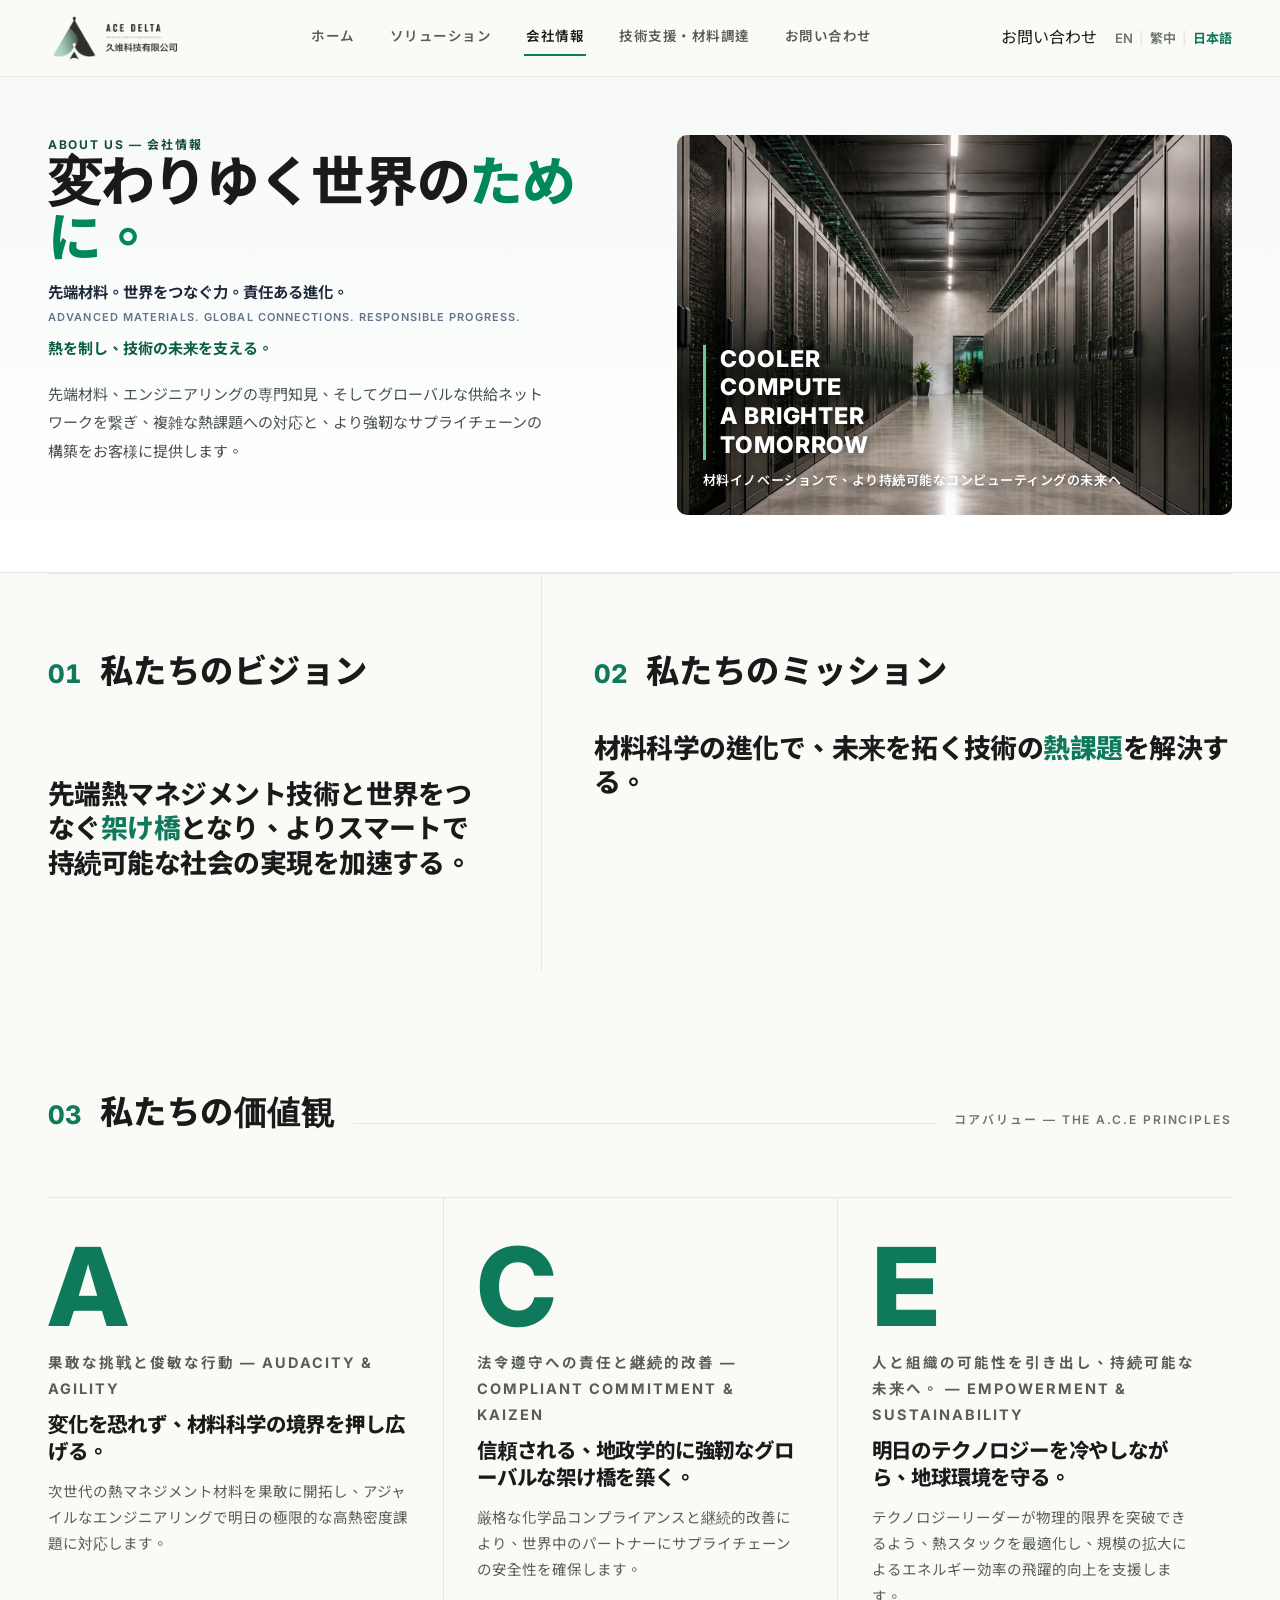
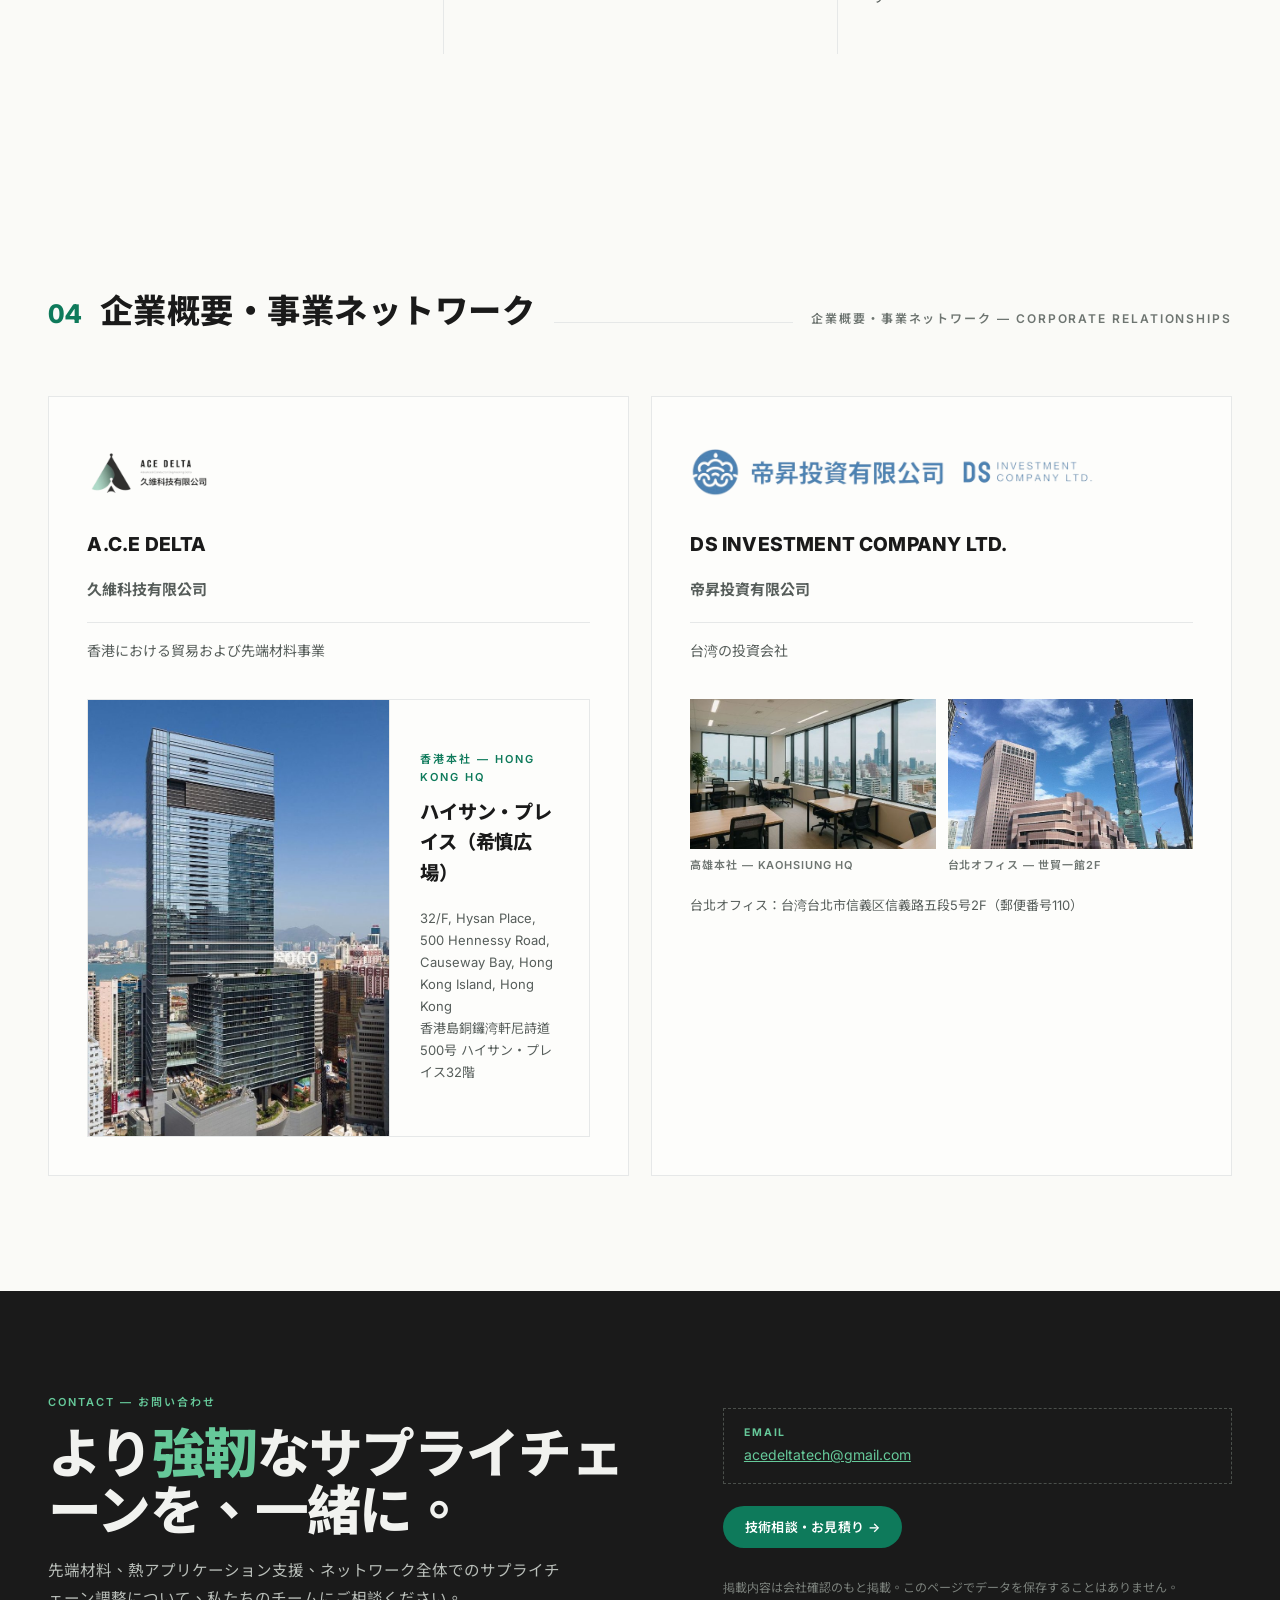
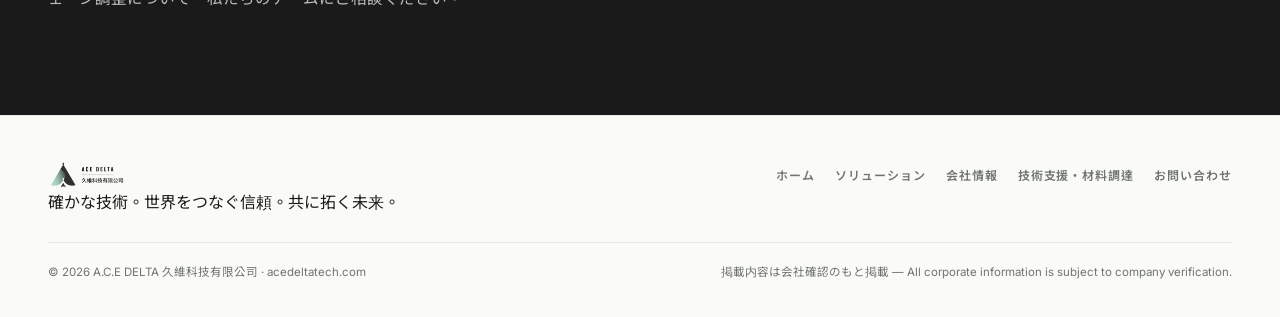
<file: ja/about.html>
<!DOCTYPE html>
<html lang="ja">
<head>
<meta charset="UTF-8">
<meta name="viewport" content="width=device-width, initial-scale=1.0">
<title>会社情報｜A.C.E DELTA 久維科技有限公司 — 先端熱マネジメント材料</title>
<meta name="description" content="A.C.E DELTA（久維科技有限公司）の企業情報 — ビジョン、ミッション、価値観（コアバリュー）、企業関係。熱界面材料（TIM）の材料選定・技術支援・材料調達で多国籍製造サプライチェーンを支援します。">
<meta name="robots" content="index,follow">
<link rel="canonical" href="https://acedeltatech.com/ja/about">
<link rel="alternate" hreflang="en" href="https://acedeltatech.com/about.html">
<link rel="alternate" hreflang="zh-Hant" href="https://acedeltatech.com/about.html?lang=zh">
<link rel="alternate" hreflang="x-default" href="https://acedeltatech.com/about.html">
<link rel="alternate" hreflang="ja" href="https://acedeltatech.com/ja/about">
<meta property="og:type" content="website">
<meta property="og:site_name" content="A.C.E DELTA">
<meta property="og:title" content="会社情報｜A.C.E DELTA — 変わりゆく世界のために。">
<meta property="og:description" content="Advanced Materials. Global Connections. Responsible Progress.">
<meta property="og:url" content="https://acedeltatech.com/ja/about">
<meta property="og:locale" content="ja_JP">
<meta property="og:locale:alternate" content="zh_TW">
<meta property="og:image" content="https://acedeltatech.com/og/about.jpg">
<meta name="twitter:card" content="summary_large_image">
<link rel="preconnect" href="https://fonts.googleapis.com">
<link rel="preconnect" href="https://fonts.gstatic.com" crossorigin>
<link href="https://fonts.googleapis.com/css2?family=Inter:wght@400;500;600;700;800&family=Source+Serif+4:opsz,wght@8..60,300;8..60,400&family=Noto+Sans+TC&family=Noto+Sans+JP:wght@400;500;700;900&display=swap" rel="stylesheet">
<script type="application/ld+json">
{"@context":"https://schema.org","@graph":[
 {"@type":"Organization","@id":"https://acedeltatech.com/#org",
  "name":"A.C.E DELTA","alternateName":"久維科技有限公司","url":"https://acedeltatech.com/",
  "description":"先端熱マネジメント材料（液体金属TIM・冷却液・熱伝導グリース・熱伝導ゲル・ギャップフィラー）の材料選定・技術支援・材料調達。AIサーバー液冷、車載電子、EVバッテリー、5G／6G 向け。",
  "areaServed":["HK","TW","VN","TH","US","CZ","JP","MY","MX","PL","IE","DE","HU"]},
 {"@type":"WebPage","@id":"https://acedeltatech.com/ja/about","url":"https://acedeltatech.com/ja/about",
  "name":"会社情報｜A.C.E DELTA — 変わりゆく世界のために。","inLanguage":"ja",
  "isPartOf":{"@id":"https://acedeltatech.com/#org"},
  "description":"A.C.E DELTA のビジョン、ミッション、価値観、企業関係。熱界面材料（TIM）の技術支援・材料調達。"}]}
</script>
<link rel="stylesheet" href="../assets/css/style.css">
</head>
<body data-page="about">
<a class="skip" href="#main"><span class="en">Skip to content</span><span class="zh">跳至主要內容</span></a>

<header class="site-head" id="siteHead">
  <div class="wrap head-in">
    <a class="logo" href="#top" aria-label="A.C.E DELTA — 久維科技有限公司">
      <img src="../assets/img/logo.png" alt="A.C.E DELTA — Advanced Conductor Engineering Delta 久維科技有限公司">
    </a>
    <nav class="main-nav" id="mainNav" aria-label="Main navigation">
      <a href="/ja/">ホーム</a>
      <a href="/ja/solutions">ソリューション</a>
      <a href="/ja/about" class="active" aria-current="page">会社情報</a>
      <a href="/ja/engineering">技術支援・材料調達</a>
      <a href="/ja/contact">お問い合わせ</a>
    </nav>
    <div class="head-actions">
      <a href="/ja/contact">お問い合わせ</a>
      <div class="lang-sw" role="group" aria-label="言語切替"><a href="/ja/about" hreflang="en">EN</a><span class="bar">|</span><a href="/about.html?lang=zh" hreflang="zh-Hant">繁中</a><span class="bar">|</span><span style="font-weight:700;color:var(--green)">日本語</span></div>
      <button class="burger" id="burger" aria-expanded="false" aria-controls="mainNav" aria-label="Menu"><span></span><span></span><span></span></button>
    </div>
  </div>
</header>

<main id="main">

<section class="hero2" id="top">
  <div class="wrap hero2-grid">
    <div class="hero2-copy">
      <p style="font-size:12px;font-weight:700;letter-spacing:.14em;color:#164C3C;text-transform:uppercase">ABOUT US — 会社情報</p>
      <h1>変わりゆく世界の<span class="hl">ために。</span></h1>
      <p class="h-tags"><span style="font-size:clamp(14px,1.2vw,17px);font-weight:700;color:#1E293B">先端材料。世界をつなぐ力。責任ある進化。</span><span style="font-size:11px;font-weight:600;letter-spacing:.1em;color:#64748B">ADVANCED MATERIALS. GLOBAL CONNECTIONS. RESPONSIBLE PROGRESS.</span></p>
      <p style="margin-top:10px;font-size:15px;font-weight:700;color:#0B5E46">熱を制し、技術の未来を支える。</p>
      <p style="margin-top:20px;font-size:15px;line-height:1.9;color:#4A5049;max-width:56ch">先端材料、エンジニアリングの専門知見、そしてグローバルな供給ネットワークを繋ぎ、複雑な熱課題への対応と、より強靭なサプライチェーンの構築をお客様に提供します。</p>
    </div>
    <figure class="hero2-media">
      <img src="../assets/img/ai-dc-hero.jpg" alt="AIデータセンターのサーバー通路 — 液冷コンピューティング基盤" fetchpriority="high">
      <figcaption class="h-ov"><span class="ov-en">COOLER<br>COMPUTE<br>A BRIGHTER<br>TOMORROW</span><span class="ov-zh" style="letter-spacing:.04em">材料イノベーションで、より持続可能なコンピューティングの未来へ</span></figcaption>
    </figure>
  </div>
</section>

<div class="wrap">
  <section class="vm" id="vision" aria-label="ビジョンとミッション">
    <div class="vm-vision reveal">
      <div class="sec-head" style="margin-bottom:clamp(20px,2.6vw,34px)"><span class="n num">01</span><h2>私たちのビジョン</h2></div>
      <p class="m-statement">先端熱マネジメント技術と世界をつなぐ<span class="hl">架け橋</span>となり、よりスマートで持続可能な社会の実現を加速する。</p>
    </div>
    <div class="vm-mission" id="mission">
      <div class="reveal">
        <div class="sec-head" style="margin-bottom:clamp(20px,2.6vw,34px)"><span class="n num">02</span><h2>私たちのミッション</h2></div>
        <p class="m-statement">材料科学の進化で、未来を拓く技術の<span class="hl">熱課題</span>を解決する。</p>
      </div>
    </div>
  </section>
</div>

<div class="wrap">
  <section class="sec" id="values" aria-label="価値観">
    <div class="sec-head reveal">
      <span class="n num">03</span>
      <h2>私たちの価値観</h2>
      <span class="tick" aria-hidden="true"></span>
      <span class="sub">コアバリュー — The A.C.E Principles</span>
    </div>
    <div class="val-grid">
      <article class="vcol reveal">
        <div class="vhead"><span class="vletter" aria-hidden="true">A</span></div>
        <p class="vname">果敢な挑戦と俊敏な行動 — AUDACITY &amp; AGILITY</p>
        <h3>変化を恐れず、材料科学の境界を押し広げる。</h3>
        <p>次世代の熱マネジメント材料を果敢に開拓し、アジャイルなエンジニアリングで明日の極限的な高熱密度課題に対応します。</p>
      </article>
      <article class="vcol reveal">
        <div class="vhead"><span class="vletter" aria-hidden="true">C</span></div>
        <p class="vname">法令遵守への責任と継続的改善 — COMPLIANT COMMITMENT &amp; KAIZEN</p>
        <h3>信頼される、地政学的に強靭なグローバルな架け橋を築く。</h3>
        <p>厳格な化学品コンプライアンスと継続的改善により、世界中のパートナーにサプライチェーンの安全性を確保します。</p>
      </article>
      <article class="vcol reveal">
        <div class="vhead"><span class="vletter" aria-hidden="true">E</span></div>
        <p class="vname">人と組織の可能性を引き出し、持続可能な未来へ。 — EMPOWERMENT &amp; SUSTAINABILITY</p>
        <h3>明日のテクノロジーを冷やしながら、地球環境を守る。</h3>
        <p>テクノロジーリーダーが物理的限界を突破できるよう、熱スタックを最適化し、規模の拡大によるエネルギー効率の飛躍的向上を支援します。</p>
      </article>
    </div>
  </section>
</div>

<div class="wrap">
  <section class="sec" id="presence" aria-label="企業関係">
    <div class="sec-head reveal">
      <span class="n num">04</span>
      <h2>企業概要・事業ネットワーク</h2>
      <span class="tick" aria-hidden="true"></span>
      <span class="sub">企業概要・事業ネットワーク — CORPORATE RELATIONSHIPS</span>
    </div>
    <div class="pres-grid">
      <article class="pcard reveal">
        <div class="plogo"><img src="../assets/img/logo.png" alt="A.C.E DELTA 久維科技有限公司 ロゴ"></div>
        <h3>A.C.E DELTA</h3>
        <p class="pname-zh">久維科技有限公司</p>
        <p class="prole">香港における貿易および先端材料事業</p>
        <div class="hq-band reveal">
          <div class="hq-img"><img src="../assets/img/hq-hysan-place.jpg" alt="香港・銅鑼湾のハイサン・プレイス本社ビル" loading="lazy"></div>
          <div class="hq-info">
            <p class="micro green">香港本社 — HONG KONG HQ</p>
            <h4>ハイサン・プレイス（希慎広場）</h4>
            <p class="paddr">32/F, Hysan Place, 500 Hennessy Road, Causeway Bay, Hong Kong Island, Hong Kong<br>香港島銅鑼湾軒尼詩道500号 ハイサン・プレイス32階</p>
          </div>
        </div>
      </article>
      <article class="pcard reveal">
        <div class="plogo"><img src="../assets/img/ds-logo.png" alt="帝昇投資有限公司 DS INVESTMENT COMPANY LTD. ロゴ"></div>
        <h3>DS INVESTMENT COMPANY LTD.</h3>
        <p class="pname-zh">帝昇投資有限公司</p>
        <p class="prole">台湾の投資会社</p>
        <div class="pcard-media reveal">
          <figure><img src="../assets/img/office-kaohsiung-hq.jpg" alt="高雄本社オフィス（高雄港の眺め）" loading="lazy">
          <figcaption class="cap">高雄本社 — KAOHSIUNG HQ</figcaption></figure>
          <figure><img src="../assets/img/office-taipei-twtc.jpg" alt="台北オフィス（台北世界貿易センター第1ホール2階）" loading="lazy">
          <figcaption class="cap">台北オフィス — 世貿一館2F</figcaption></figure>
          <p class="paddr" style="grid-column:1/-1">台北オフィス：台湾台北市信義区信義路五段5号2F（郵便番号110）</p>
        </div>
      </article>
    </div>
  </section>
</div>

<section class="contact" id="rfq" aria-label="お問い合わせ">
  <div class="wrap">
    <div class="reveal">
      <p class="micro" style="color:var(--mint)">CONTACT — お問い合わせ</p>
      <h2 style="margin-top:14px">より<span class="hl">強靭</span>なサプライチェーンを、一緒に。</h2>
      <p class="lead" style="margin-top:18px;font-size:15.5px;line-height:1.8;color:#B9BEB9;max-width:52ch">先端材料、熱アプリケーション支援、ネットワーク全体でのサプライチェーン調整について、私たちのチームにご相談ください。</p>
    </div>
    <div class="c-chips reveal">
      <div class="c-chip"><span class="k">EMAIL</span><span class="v"><a href="mailto:acedeltatech@gmail.com">acedeltatech@gmail.com</a></span></div>
      <a class="pill" href="mailto:acedeltatech@gmail.com?subject=技術相談・お見積り依頼">技術相談・お見積り →</a>
      <p class="c-note">掲載内容は会社確認のもと掲載。このページでデータを保存することはありません。</p>
    </div>
  </div>
</section>

</main>

<footer class="site-foot">
  <div class="wrap">
    <div class="foot-in">
      <a class="logo" href="#top" ><img src="../assets/img/logo.png" alt="A.C.E DELTA ロゴ"></a>
      <nav class="foot-nav" aria-label="Footer navigation">
        <a href="/ja/">ホーム</a>
        <a href="/ja/solutions">ソリューション</a>
        <a href="/ja/about" class="active" aria-current="page">会社情報</a>
        <a href="/ja/engineering">技術支援・材料調達</a>
        <a href="/ja/contact">お問い合わせ</a>
      </nav>
    </div>
    <p class="brand-line">確かな技術。世界をつなぐ信頼。共に拓く未来。</p>
    <div class="foot-legal">
      <span>© 2026 A.C.E DELTA 久維科技有限公司 · acedeltatech.com</span>
      <span><span>掲載内容は会社確認のもと掲載 — All corporate information is subject to company verification.</span></span>
    </div>
  </div>
</footer>

<div id="toast" role="status" aria-live="polite"></div>

<script>
(function(){
  "use strict";
  var html = document.documentElement;
  html.classList.add('js');
  var reduced = window.matchMedia('(prefers-reduced-motion: reduce)').matches;

  /* ---- language switch ---- */
  var META = {
    en:{title:'About Us | A.C.E DELTA 久維科技有限公司 — Advanced Materials & Thermal Science',lang:'en'},
    zh:{title:'關於我們 | A.C.E DELTA 久維科技有限公司 — 先進材料與熱科學',lang:'zh-Hant'}
  };
  function setLang(l, push){
    html.classList.toggle('lang-en', l==='en');
    html.classList.toggle('lang-zh', l==='zh');
    document.querySelectorAll('.lang-sw button').forEach(function(b){
      b.setAttribute('aria-pressed', String(b.dataset.lang===l));
    });
    try{
      document.title = META[l].title;
      html.setAttribute('lang', META[l].lang);
    }catch(e){}
    try{ localStorage.setItem('ace-lang', l); }catch(e){}
    if(window.updateMapLabels) window.updateMapLabels();
    if(push!==false){
      try{
        if(location.protocol.indexOf('http')===0){
          var pg = document.body.dataset.page || 'about';
          ;/* URL sync removed */
        }
      }catch(e){}
    }
  }
  document.querySelectorAll('.lang-sw button').forEach(function(b){
    b.addEventListener('click', function(){ setLang(b.dataset.lang); });
  });
  (function initLang(){
    var saved = null;
    try{ saved = localStorage.getItem('ace-lang'); }catch(e){}
    var path = location.pathname;
    if(path.indexOf('/zh-tw')===0) saved = 'zh';
    else if(path.indexOf('/en/')===0) saved = 'en';
    if(saved==='zh') setLang('zh', false);
  })();

  /* ---- header scroll + burger ---- */
  var head = document.getElementById('siteHead');
  window.addEventListener('scroll', function(){
    head.classList.toggle('scrolled', window.scrollY > 8);
  }, {passive:true});
  var burger = document.getElementById('burger');
  var nav = document.getElementById('mainNav');
  burger.addEventListener('click', function(){
    var open = nav.classList.toggle('open');
    burger.setAttribute('aria-expanded', String(open));
  });
  nav.addEventListener('click', function(e){
    if(e.target.closest('a')){ nav.classList.remove('open'); burger.setAttribute('aria-expanded','false'); }
  });

  /* ---- toast ---- */
  var toast = document.getElementById('toast');
  var toastTimer = null;
  function showToast(msg){
    toast.textContent = msg;
    toast.classList.add('show');
    clearTimeout(toastTimer);
    toastTimer = setTimeout(function(){ toast.classList.remove('show'); }, 2600);
  }
  var devMsg = function(){
    return html.classList.contains('lang-zh')
      ? '此頁面開發中 — 網址保留於 acedeltatech.com'
      : 'This page is in development — reserved on acedeltatech.com';
  };
  document.querySelectorAll('.dev-link').forEach(function(a){
    a.addEventListener('click', function(e){ e.preventDefault(); showToast(devMsg()); });
  });

  /* ---- reveal: load-time fade (capture/print safe) ---- */
  document.querySelectorAll('.reveal').forEach(function(n){ n.classList.add('in'); });
  })();
</script>
</body>
</html>
</file>
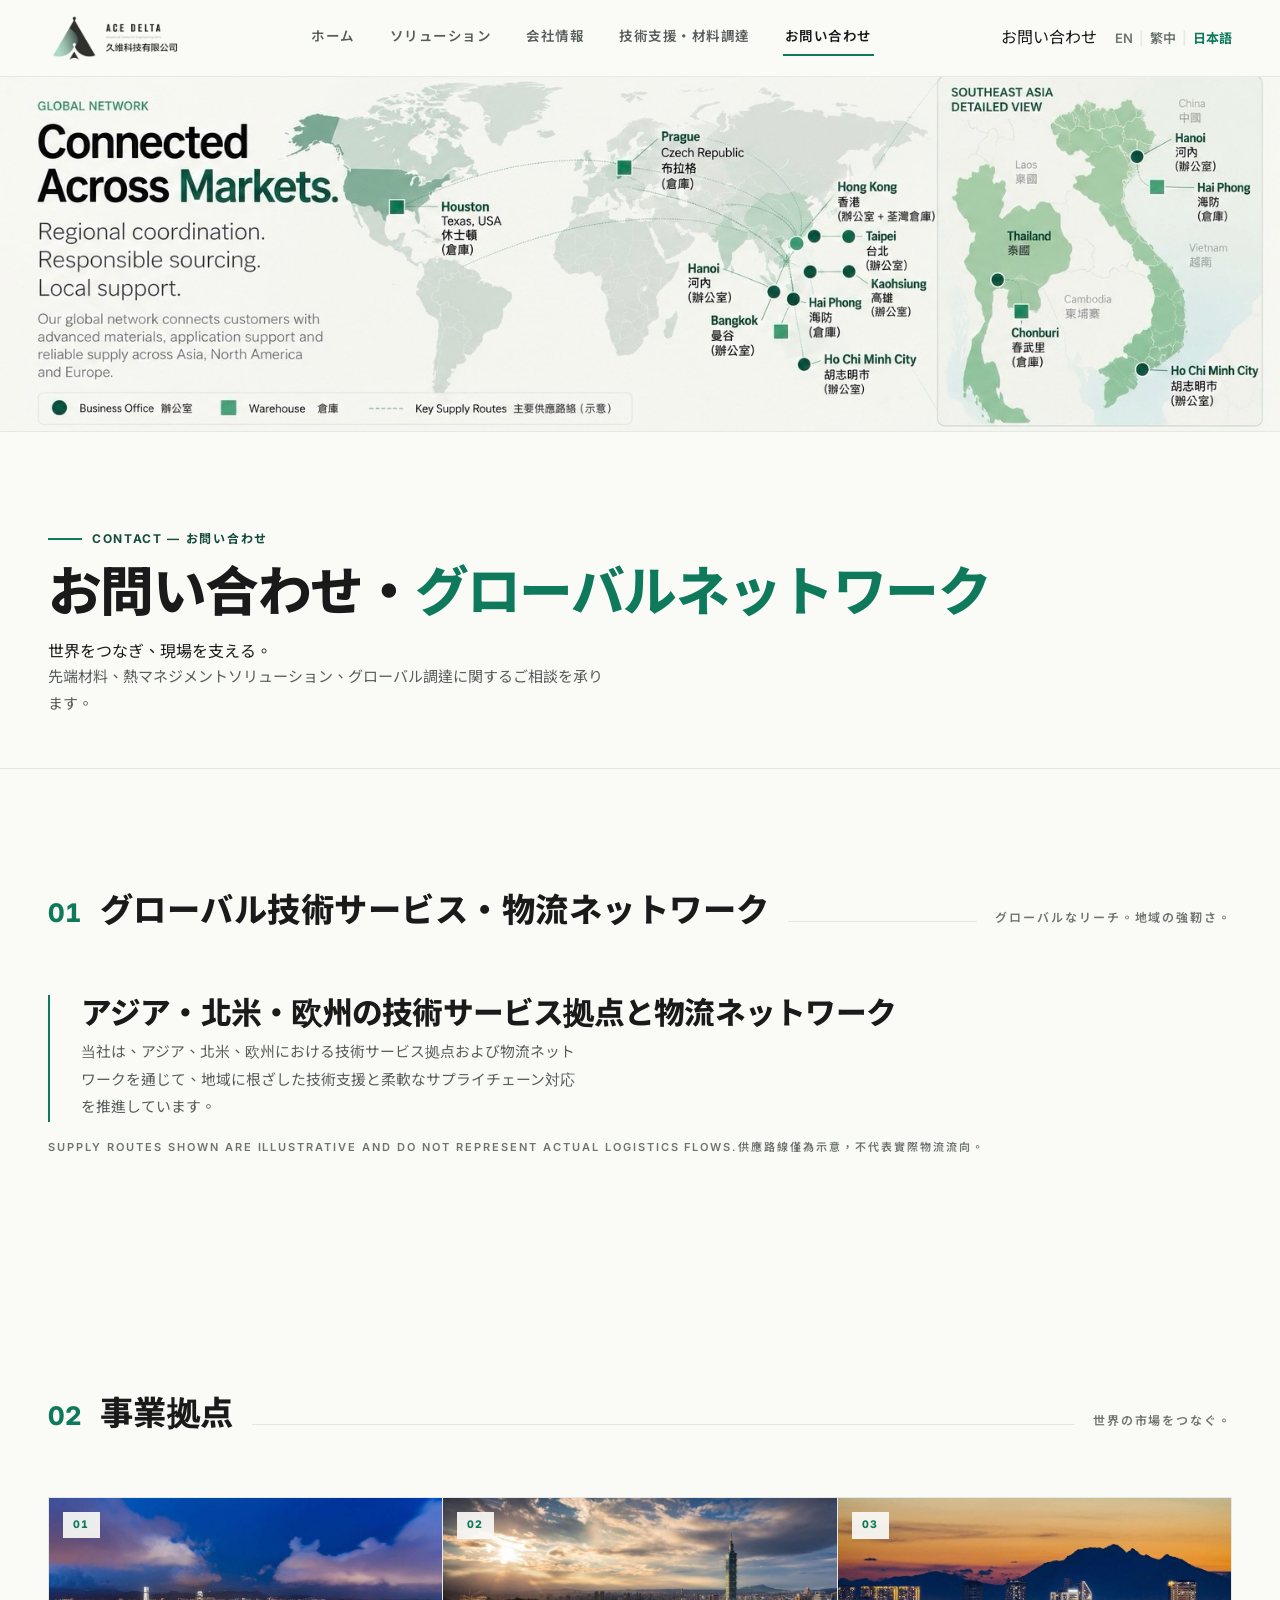
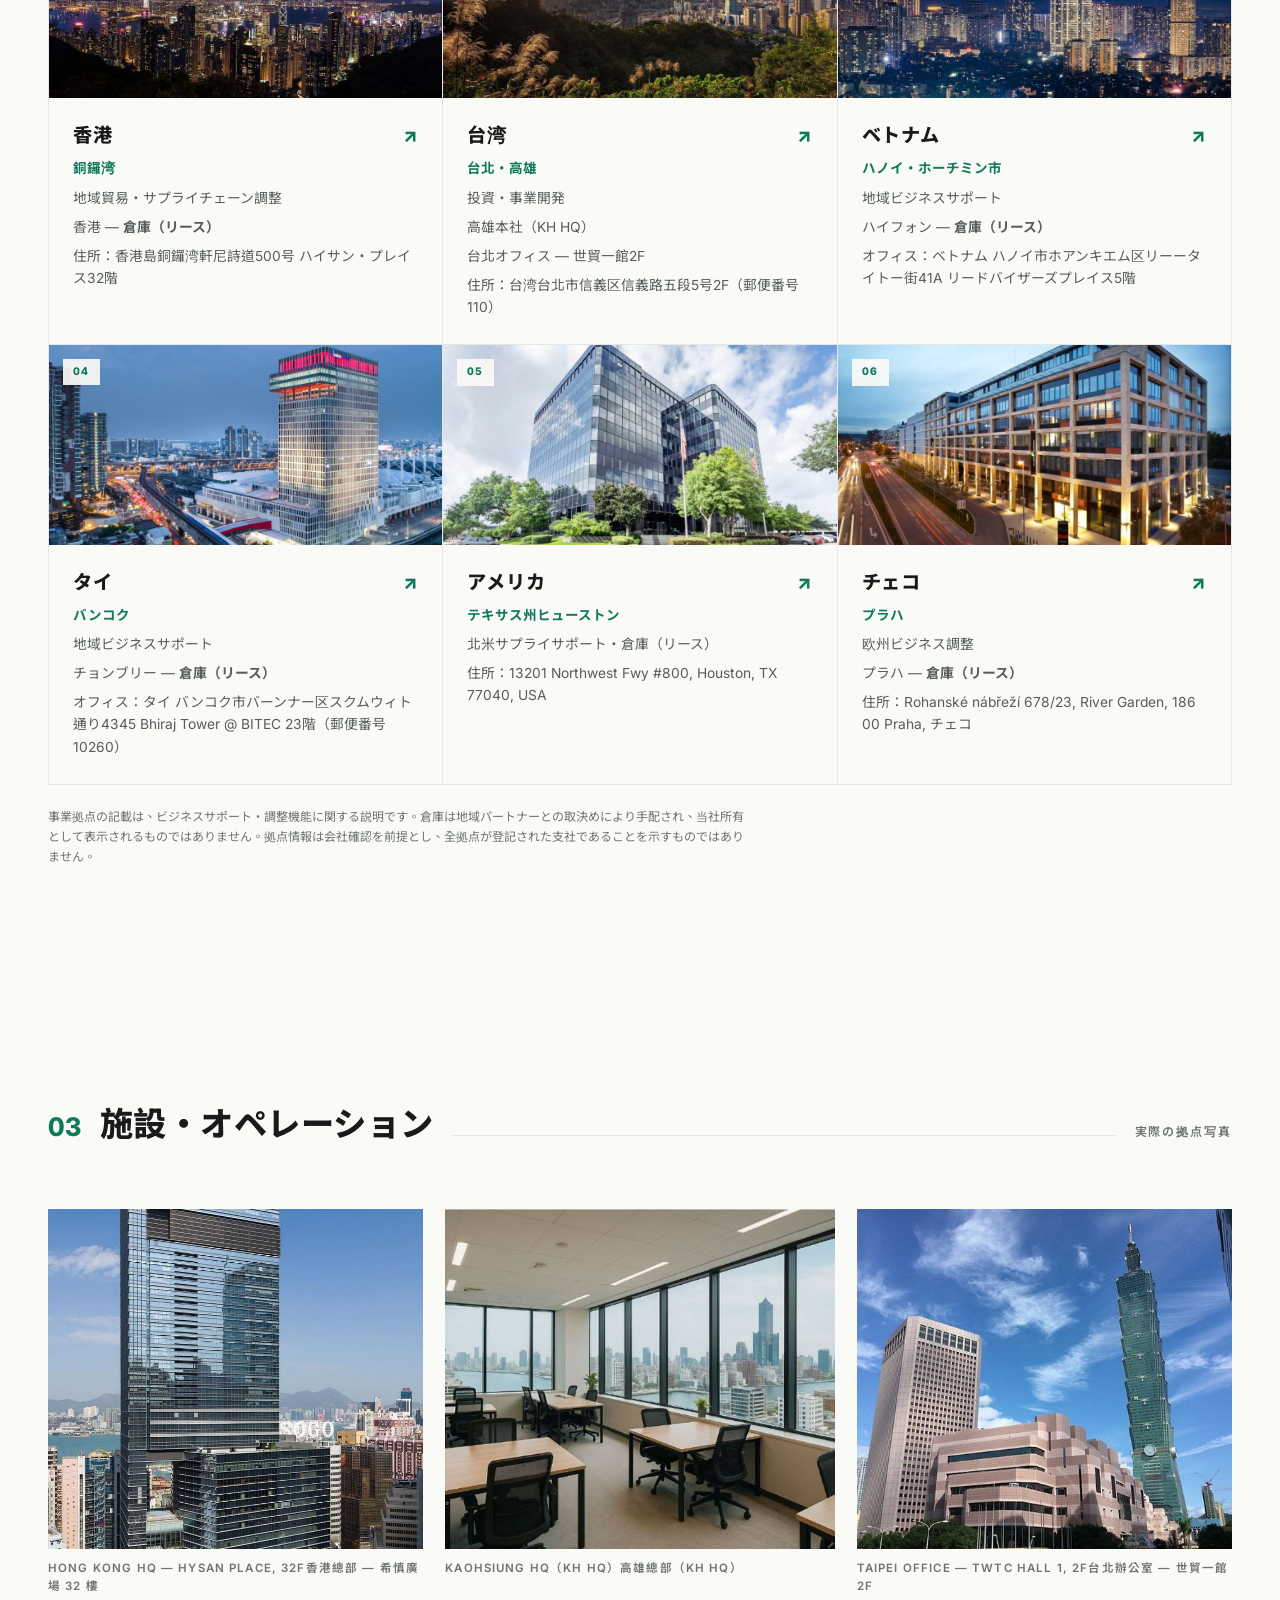
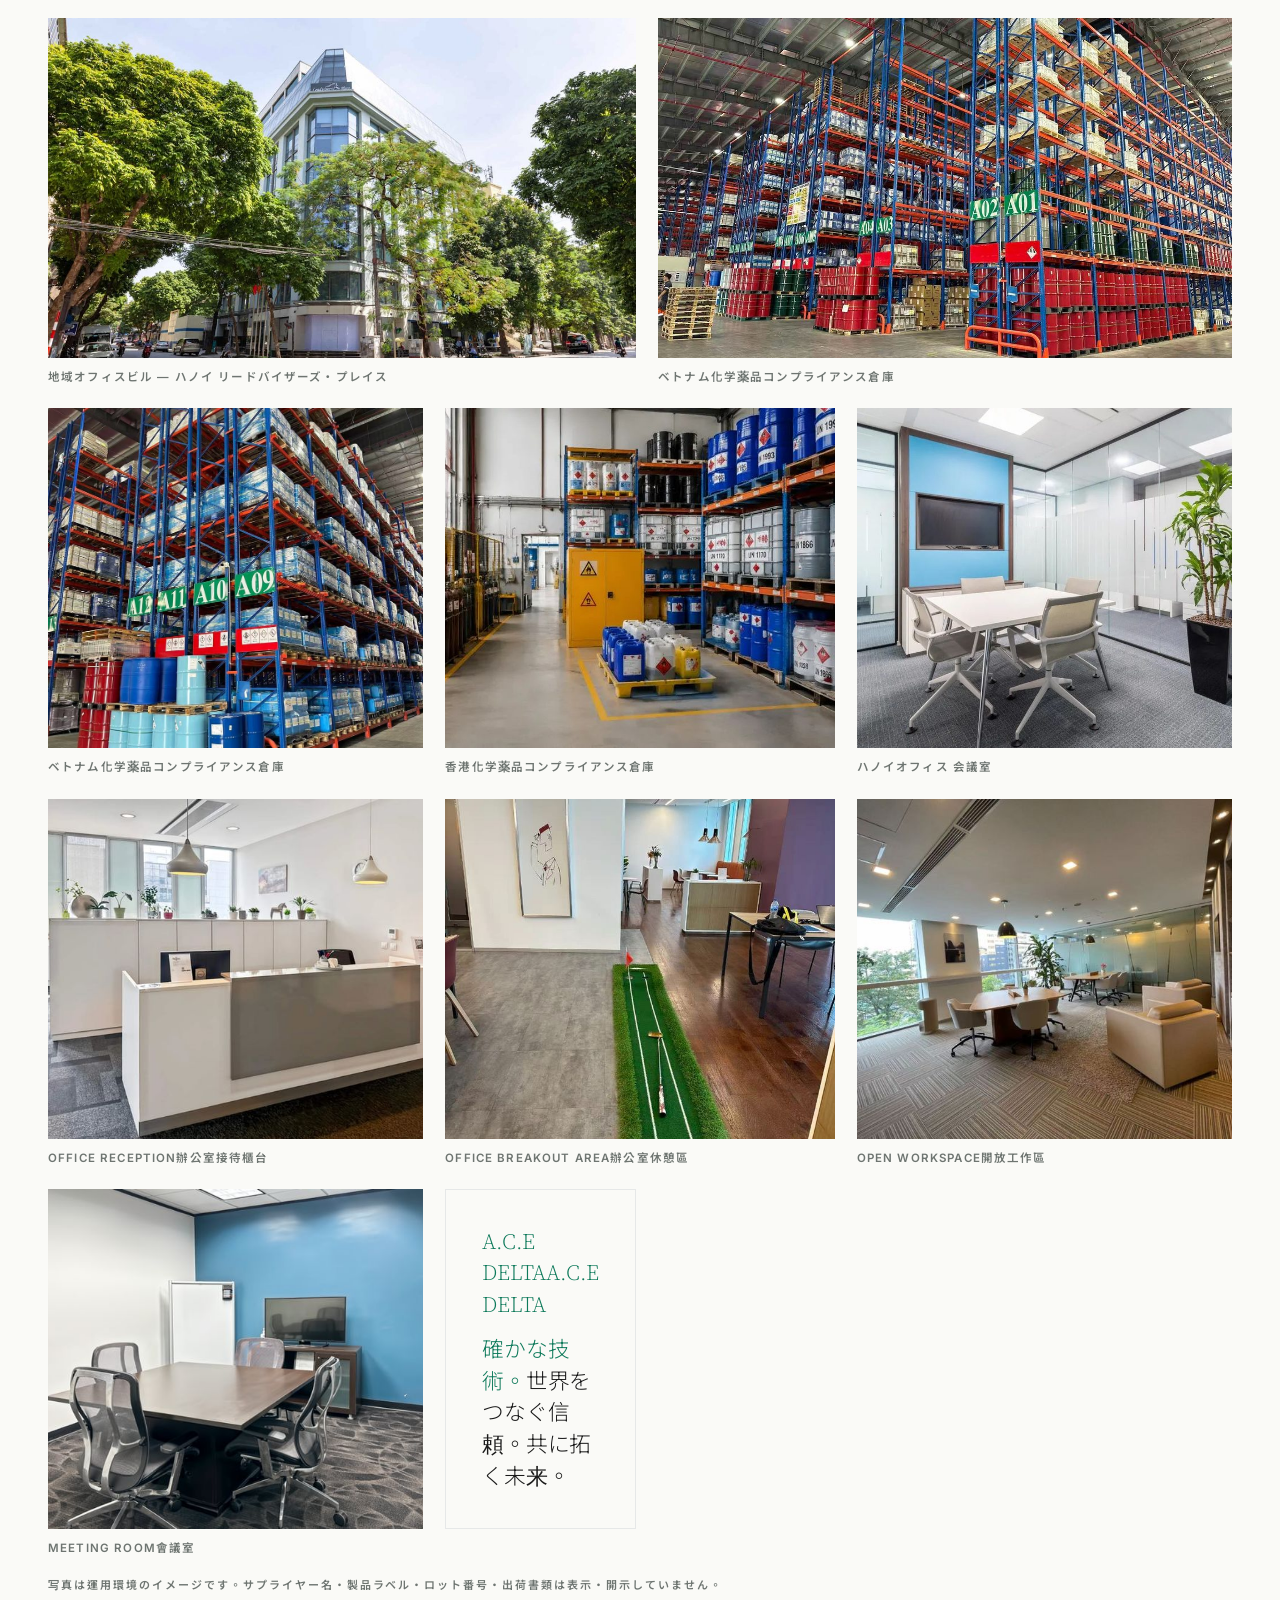
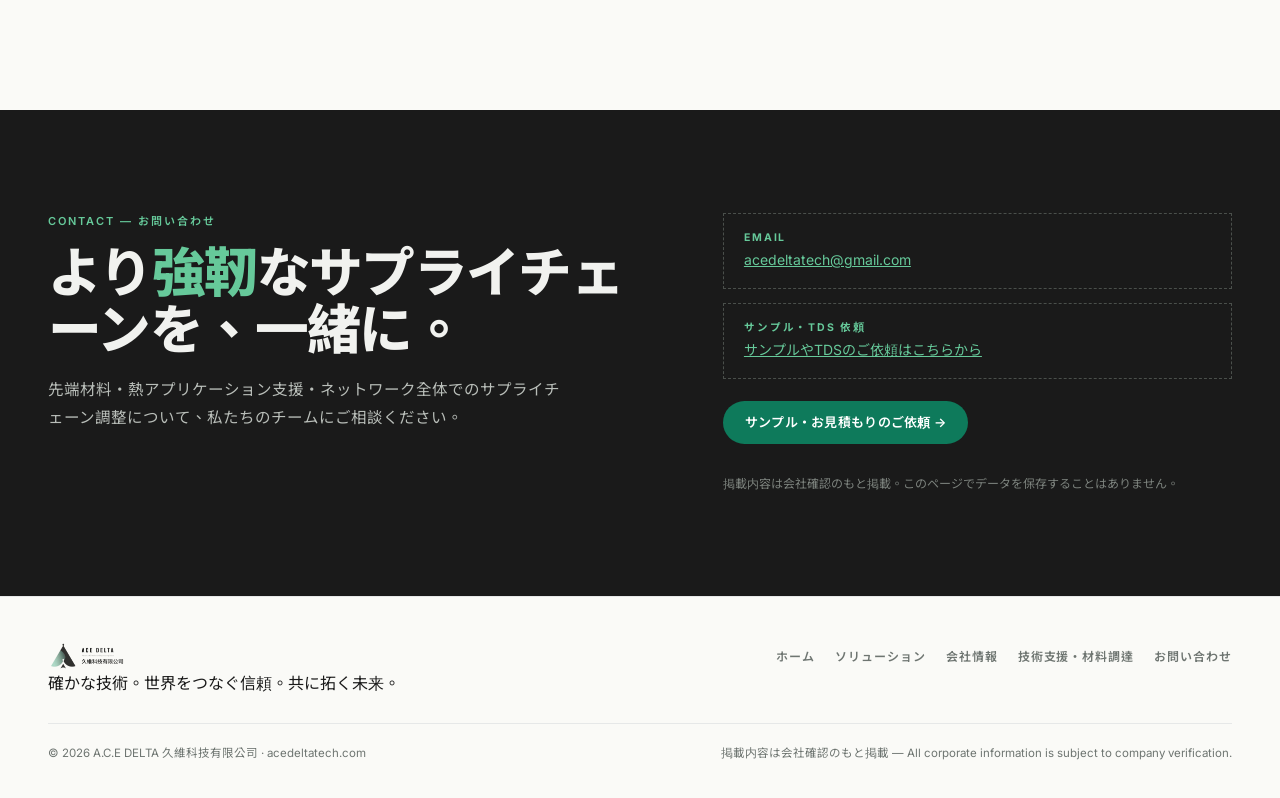
<file: ja/contact.html>
<!DOCTYPE html>
<html lang="ja">
<head>
<meta charset="UTF-8">
<meta name="viewport" content="width=device-width, initial-scale=1.0">
<title>お問い合わせ｜A.C.E DELTA 久維科技有限公司 — グローバルネットワークと技術支援</title>
<meta name="description" content="A.C.E DELTA（久維科技有限公司）へのお問い合わせ — 液体金属TIM（Ga-In-Sn）、冷却液（PG25）、熱伝導グリース／ゲルの材料選定・技術相談・サンプル・見積依頼。香港本社を中心に、台湾・ベトナム・タイ・米国・チェコのネットワークで対応します。">
<meta name="robots" content="index,follow">
<link rel="canonical" href="https://acedeltatech.com/ja/contact">
<link rel="alternate" hreflang="en" href="https://acedeltatech.com/contact.html">
<link rel="alternate" hreflang="zh-Hant" href="https://acedeltatech.com/contact.html?lang=zh">
<link rel="alternate" hreflang="x-default" href="https://acedeltatech.com/contact.html">
<link rel="alternate" hreflang="ja" href="https://acedeltatech.com/ja/contact">
<meta property="og:type" content="website">
<meta property="og:site_name" content="A.C.E DELTA">
<meta property="og:title" content="お問い合わせ｜A.C.E DELTA — グローバルネットワーク">
<meta property="og:description" content="液体金属TIM・冷却液・熱伝導グリースの材料選定・技術相談、サンプル・見積依頼を受け付けています。">
<meta property="og:url" content="https://acedeltatech.com/ja/contact">
<meta property="og:locale" content="ja_JP">
<meta property="og:locale:alternate" content="zh_TW">
<meta property="og:image" content="https://acedeltatech.com/og/about.jpg">
<meta name="twitter:card" content="summary_large_image">
<link rel="preconnect" href="https://fonts.googleapis.com">
<link rel="preconnect" href="https://fonts.gstatic.com" crossorigin>
<link href="https://fonts.googleapis.com/css2?family=Inter:wght@400;500;600;700;800&family=Source+Serif+4:opsz,wght@8..60,300;8..60,400&family=Noto+Sans+TC&family=Noto+Sans+JP:wght@400;500;700;900&display=swap" rel="stylesheet">
<script type="application/ld+json">
{"@context":"https://schema.org","@graph":[
 {"@type":"Organization","@id":"https://acedeltatech.com/#org",
  "name":"A.C.E DELTA","alternateName":"久維科技有限公司","url":"https://acedeltatech.com/",
  "description":"先端熱マネジメント材料（液体金属TIM・冷却液・熱伝導グリース・熱伝導ゲル・ギャップフィラー）の材料選定・技術支援・材料調達。AIサーバー液冷、車載電子、EVバッテリー、5G／6G 向け。",
  "areaServed":["HK","TW","VN","TH","US","CZ","JP","MY","MX","PL","IE","DE","HU"]},
 {"@type":"WebPage","@id":"https://acedeltatech.com/ja/contact","url":"https://acedeltatech.com/ja/contact",
  "name":"お問い合わせ｜A.C.E DELTA — グローバルネットワーク","inLanguage":"ja",
  "isPartOf":{"@id":"https://acedeltatech.com/#org"},
  "description":"材料選定・技術相談、サンプル・見積依頼のご連絡先。香港本社とアジア・北米・欧州のネットワーク。"}]}
</script>
<link rel="stylesheet" href="../assets/css/style.css">
</head>
<body data-page="contact">
<a class="skip" href="#main"><span class="en">Skip to content</span><span class="zh">跳至主要內容</span></a>

<header class="site-head" id="siteHead">
  <div class="wrap head-in">
    <a class="logo" href="index.html" aria-label="A.C.E DELTA — 久維科技有限公司">
      <img src="../assets/img/logo.png" alt="A.C.E DELTA — Advanced Conductor Engineering Delta 久維科技有限公司">
    </a>
    <nav class="main-nav" id="mainNav" aria-label="Main navigation">
      <a href="/ja/">ホーム</a>
      <a href="/ja/solutions">ソリューション</a>
      <a href="/ja/about">会社情報</a>
      <a href="/ja/engineering">技術支援・材料調達</a>
      <a href="/ja/contact" class="active" aria-current="page">お問い合わせ</a>
    </nav>
    <div class="head-actions">
      <a href="/ja/contact" class="active" aria-current="page">お問い合わせ</a>
      <div class="lang-sw" role="group" aria-label="言語切替"><a href="/ja/contact" hreflang="en">EN</a><span class="bar">|</span><a href="/contact.html?lang=zh" hreflang="zh-Hant">繁中</a><span class="bar">|</span><span style="font-weight:700;color:var(--green)">日本語</span></div>
      <button class="burger" id="burger" aria-expanded="false" aria-controls="mainNav" aria-label="Menu"><span></span><span></span><span></span></button>
    </div>
  </div>
</header>

<main id="main">

<!-- ============ PAGE HEAD MAP ============ -->
<div class="map-hero">
  <img src="../assets/img/map-hero.jpg" alt="A.C.E DELTA global network map — offices and warehouses across Houston, Prague, Hong Kong, Taiwan, Vietnam and Thailand with key supply routes and a Southeast Asia detailed view">
</div>

<!-- ============ PAGE HEAD ============ -->
<section class="page-head" id="top">
  <div class="wrap">
    <p class="micro green eyebrow"><span style="font-size:12px;font-weight:700;letter-spacing:.14em;color:#164C3C;text-transform:uppercase">CONTACT — お問い合わせ</span></p>
    <h1 class="ph-title">お問い合わせ・<span class="hl">グローバルネットワーク</span></h1>
    <p class="brand-sub">世界をつなぎ、<span class="hl">現場を支える。</span></p>
      <p class="hero-lead">先端材料、熱マネジメントソリューション、グローバル調達に関するご相談を承ります。</p>
  </div>
</section>

<!-- ============ 04 GLOBAL SUPPLY NETWORK ============ -->
<div class="wrap">
  <section class="sec" id="network" aria-label="Global supply network">
    <div class="sec-head reveal">
      <span class="n num">01</span>
      <h2>グローバル技術サービス・物流ネットワーク</h2>
      <span class="tick" aria-hidden="true"></span>
      <span class="sub">グローバルなリーチ。地域の強靭さ。</span>
    </div>
    <div class="net-copy reveal">
        <h3>アジア・北米・欧州の技術サービス拠点と物流ネットワーク</h3>
        <p>当社は、アジア、北米、欧州における技術サービス拠点および物流ネットワークを通じて、地域に根ざした技術支援と柔軟なサプライチェーン対応を推進しています。</p>
        
        
      </div>
      <p class="micro map-note reveal"><span class="en">Supply routes shown are illustrative and do not represent actual logistics flows.</span><span class="zh">供應路線僅為示意，不代表實際物流流向。</span></p>
  </section>
</div>

<!-- ============ 05 OUR LOCATIONS ============ -->
<div class="wrap">
  <section class="sec" id="locations" aria-label="Our locations">
    <div class="sec-head reveal">
      <span class="n num">02</span>
      <h2>事業拠点</h2>
      <span class="tick" aria-hidden="true"></span>
      <span class="sub">世界の市場をつなぐ。</span>
    </div>
    <div class="loc-grid">
      <article class="lcard reveal" id="loc-hk">
        <div class="ph"><img src="../assets/img/city-hongkong.jpg" alt="Hong Kong harbour skyline"><span class="tag num">01</span></div>
        <div class="lbody">
          <h3>香港<span class="arr" aria-hidden="true">↗</span></h3>
          <p class="lcity">銅鑼湾</p>
          <p class="lrole">地域貿易・サプライチェーン調整</p>
          <p class="lrole">香港 — <b>倉庫（リース）</b></p>
          <p class="lrole">住所：香港島銅鑼湾軒尼詩道500号 ハイサン・プレイス32階</p>
        </div>
      </article>
      <article class="lcard reveal" id="loc-tw">
        <div class="ph"><img src="../assets/img/city-taipei.jpg" alt="Taipei city skyline with Taipei 101"><span class="tag num">02</span></div>
        <div class="lbody">
          <h3>台湾<span class="arr" aria-hidden="true">↗</span></h3>
          <p class="lcity">台北・高雄</p>
          <p class="lrole">投資・事業開発</p>
          <p class="lrole">高雄本社（KH HQ）</p>
          <p class="lrole">台北オフィス — 世貿一館2F</p>
          <p class="lrole">住所：台湾台北市信義区信義路五段5号2F（郵便番号110）</p>
        </div>
      </article>
      <article class="lcard reveal" id="loc-vn">
        <div class="ph"><img src="../assets/img/city-hanoi.jpg" alt="Panoramic view of Hanoi, Vietnam"><span class="tag num">03</span></div>
        <div class="lbody">
          <h3>ベトナム<span class="arr" aria-hidden="true">↗</span></h3>
          <p class="lcity">ハノイ・ホーチミン市</p>
          <p class="lrole">地域ビジネスサポート</p>
          <p class="lrole">ハイフォン — <b>倉庫（リース）</b></p>
          <p class="lrole">オフィス：ベトナム ハノイ市ホアンキエム区リーータイトー街41A リードバイザーズプレイス5階</p>
        </div>
      </article>
      <article class="lcard reveal" id="loc-th">
        <div class="ph"><img src="../assets/img/loc-bangkok-bhiraj-tower.jpg" alt="Bhiraj Tower at BITEC, Bangkok — A.C.E DELTA office location"><span class="tag num">04</span></div>
        <div class="lbody">
          <h3>タイ<span class="arr" aria-hidden="true">↗</span></h3>
          <p class="lcity">バンコク</p>
          <p class="lrole">地域ビジネスサポート</p>
          <p class="lrole">チョンブリー — <b>倉庫（リース）</b></p>
          <p class="lrole">オフィス：タイ バンコク市バーンナー区スクムウィト通り4345 Bhiraj Tower @ BITEC 23階（郵便番号10260）</p>
        </div>
      </article>
      <article class="lcard reveal" id="loc-us">
        <div class="ph"><img src="../assets/img/loc-houston-texas.jpg" alt="A.C.E DELTA office building, Houston, Texas"><span class="tag num">05</span></div>
        <div class="lbody">
          <h3>アメリカ<span class="arr" aria-hidden="true">↗</span></h3>
          <p class="lcity">テキサス州ヒューストン</p>
          <p class="lrole">北米サプライサポート・倉庫（リース）</p>
          <p class="lrole">住所：13201 Northwest Fwy #800, Houston, TX 77040, USA</p>
        </div>
      </article>
      <article class="lcard reveal" id="loc-cz">
        <div class="ph"><img src="../assets/img/loc-prague-river-garden.jpg" alt="River Garden, Prague — A.C.E DELTA office location"><span class="tag num">06</span></div>
        <div class="lbody">
          <h3>チェコ<span class="arr" aria-hidden="true">↗</span></h3>
          <p class="lcity">プラハ</p>
          <p class="lrole">欧州ビジネス調整</p>
          <p class="lrole">プラハ — <b>倉庫（リース）</b></p>
          <p class="lrole">住所：Rohanské nábřeží 678/23, River Garden, 186 00 Praha, チェコ</p>
        </div>
      </article>
    </div>
    <p class="loc-note">事業拠点の記載は、ビジネスサポート・調整機能に関する説明です。倉庫は地域パートナーとの取決めにより手配され、当社所有として表示されるものではありません。拠点情報は会社確認を前提とし、全拠点が登記された支社であることを示すものではありません。</p>
  </section>
</div>

<!-- ============ FACILITIES GALLERY ============ -->
<div class="wrap">
  <section class="sec" id="gallery" aria-label="Facilities gallery">
    <div class="sec-head reveal">
      <span class="n num">03</span>
      <h2>施設・オペレーション</h2>
      <span class="tick" aria-hidden="true"></span>
      <span class="sub">実際の拠点写真</span>
    </div>
    <div class="gal-grid">
      <figure class="gtile w2 reveal">
        <div class="gimg tall"><img src="../assets/img/hq-hysan-place.jpg" data-filename="hong-kong-hq-hysan-place.jpg" alt="Hong Kong HQ — Hysan Place tower, Causeway Bay"></div>
        <figcaption class="cap"><span class="en">Hong Kong HQ — Hysan Place, 32F</span><span class="zh">香港總部 — 希慎廣場 32 樓</span></figcaption>
      </figure>
      <figure class="gtile w2 reveal">
        <div class="gimg tall"><img src="../assets/img/office-kaohsiung-hq.jpg" data-filename="kaohsiung-hq.jpg" alt="Kaohsiung HQ office overlooking Kaohsiung Harbor"></div>
        <figcaption class="cap"><span class="en">Kaohsiung HQ（KH HQ）</span><span class="zh">高雄總部（KH HQ）</span></figcaption>
      </figure>
      <figure class="gtile w2 reveal">
        <div class="gimg tall"><img src="../assets/img/office-taipei-twtc.jpg" data-filename="taipei-office-twtc-hall1-2f.jpg" alt="Taipei Office — Taipei World Trade Center Hall 1, 2F"></div>
        <figcaption class="cap"><span class="en">Taipei Office — TWTC Hall 1, 2F</span><span class="zh">台北辦公室 — 世貿一館 2F</span></figcaption>
      </figure>
      <figure class="gtile w3 reveal">
        <div class="gimg wide"><img src="../assets/img/gal-leadvisors-hanoi.jpg" alt="Regional office building exterior with glass curtain-wall facade"></div>
        <figcaption class="cap">地域オフィスビル — ハノイ リードバイザーズ・プレイス</figcaption>
      </figure>
      <figure class="gtile w3 reveal">
        <div class="gimg wide"><img src="../assets/img/gal-warehouse.jpg" alt="General warehousing interior with pallet racking"></div>
        <figcaption class="cap">ベトナム化学薬品コンプライアンス倉庫</figcaption>
      </figure>
      <figure class="gtile w2 reveal">
        <div class="gimg tall"><img src="../assets/img/gal-chem-storage.jpg" alt="Chemical storage facility with labelled drums on racking"></div>
        <figcaption class="cap">ベトナム化学薬品コンプライアンス倉庫</figcaption>
      </figure>
      <figure class="gtile w2 reveal">
        <div class="gimg tall"><img src="../assets/img/gal-hk-compliance-warehouse.jpg" alt="Chemical compliance warehouse with flammables cabinet and labelled drums — Hong Kong"></div>
        <figcaption class="cap">香港化学薬品コンプライアンス倉庫</figcaption>
      </figure>
      <figure class="gtile w2 reveal">
        <div class="gimg tall"><img src="../assets/img/gal-hanoi-meeting.jpg" alt="Meeting room at the Hanoi office"></div>
        <figcaption class="cap">ハノイオフィス 会議室</figcaption>
      </figure>
      <figure class="gtile w2 reveal">
        <div class="gimg tall"><img src="../assets/img/loc-reception.jpg" data-filename="office-reception.jpg" alt="Office reception area"></div>
        <figcaption class="cap"><span class="en">Office Reception</span><span class="zh">辦公室接待櫃台</span></figcaption>
      </figure>
      <figure class="gtile w2 reveal">
        <div class="gimg tall"><img src="../assets/img/loc-lounge.jpg" data-filename="office-lounge.jpg" alt="Office breakout and lounge area"></div>
        <figcaption class="cap"><span class="en">Office Breakout Area</span><span class="zh">辦公室休憩區</span></figcaption>
      </figure>
      <figure class="gtile w2 reveal">
        <div class="gimg tall"><img src="../assets/img/loc-workspace.jpg" data-filename="open-workspace.jpg" alt="Open workspace with green views"></div>
        <figcaption class="cap"><span class="en">Open Workspace</span><span class="zh">開放工作區</span></figcaption>
      </figure>
      <figure class="gtile w2 reveal">
        <div class="gimg tall"><img src="../assets/img/loc-meeting.jpg" data-filename="meeting-room-2.jpg" alt="Meeting room with whiteboard and screen"></div>
        <figcaption class="cap"><span class="en">Meeting Room</span><span class="zh">會議室</span></figcaption>
      </figure>
      <div class="gquote w6 reveal">
        <p class="micro green num"><span class="en">A.C.E DELTA</span><span class="zh">A.C.E DELTA</span></p>
        <p><span class="hl">確かな技術。</span>世界をつなぐ信頼。共に拓く未来。</p>
      </div>
    </div>
    <p class="micro gal-note">写真は運用環境のイメージです。サプライヤー名・製品ラベル・ロット番号・出荷書類は表示・開示していません。</p>
  </section>
</div>



<!-- ============ CONTACT ============ -->
<section class="contact" id="contact" aria-label="Contact">
  <div class="wrap">
    <div class="reveal">
      <p class="micro" style="color:var(--mint)">CONTACT — お問い合わせ</p>
      <h2 style="margin-top:14px">より<span class="hl">強靭</span>なサプライチェーンを、一緒に。</h2>
      <p class="lead">先端材料・熱アプリケーション支援・ネットワーク全体でのサプライチェーン調整について、私たちのチームにご相談ください。</p>
    </div>
    <div class="c-chips reveal">
      <div class="c-chip"><span class="k">EMAIL</span><span class="v"><a href="mailto:acedeltatech@gmail.com">acedeltatech@gmail.com</a></span></div>
      <div class="c-chip"><span class="k">サンプル・TDS 依頼</span><span class="v"><a href="mailto:acedeltatech@gmail.com?subject=サンプル・TDS 依頼">サンプルやTDSのご依頼はこちらから</a></span></div>
      <a class="pill" href="mailto:acedeltatech@gmail.com?subject=サンプル・TDS 依頼">サンプル・お見積もりのご依頼 →</a>
      <p class="c-note">掲載内容は会社確認のもと掲載。このページでデータを保存することはありません。</p>
    </div>
  </div>
</section>

</main>

<footer class="site-foot">
  <div class="wrap">
    <div class="foot-in">
      <a class="logo" href="#top" ><img src="../assets/img/logo.png" alt="A.C.E DELTA ロゴ"></a>
      <nav class="foot-nav" aria-label="Footer navigation">
        <a href="/ja/">ホーム</a>
        <a href="/ja/solutions">ソリューション</a>
        <a href="/ja/about">会社情報</a>
        <a href="/ja/engineering">技術支援・材料調達</a>
        <a href="/ja/contact">お問い合わせ</a>
      </nav>
    </div>
    <p class="brand-line">確かな技術。世界をつなぐ信頼。共に拓く未来。</p>
    <div class="foot-legal">
      <span>© 2026 A.C.E DELTA 久維科技有限公司 · acedeltatech.com</span>
      <span><span>掲載内容は会社確認のもと掲載 — All corporate information is subject to company verification.</span></span>
    </div>
  </div>
</footer>

<div id="toast" role="status" aria-live="polite"></div>

<script>
(function(){
  "use strict";
  var html = document.documentElement;
  html.classList.add('js');
  var reduced = window.matchMedia('(prefers-reduced-motion: reduce)').matches;

  /* ---- language switch ---- */
  var META = {
    en:{title:'About Us | A.C.E DELTA 久維科技有限公司 — Advanced Materials & Thermal Science',lang:'en'},
    zh:{title:'關於我們 | A.C.E DELTA 久維科技有限公司 — 先進材料與熱科學',lang:'zh-Hant'}
  };
  function setLang(l, push){
    html.classList.toggle('lang-en', l==='en');
    html.classList.toggle('lang-zh', l==='zh');
    document.querySelectorAll('.lang-sw button').forEach(function(b){
      b.setAttribute('aria-pressed', String(b.dataset.lang===l));
    });
    try{
      document.title = META[l].title;
      html.setAttribute('lang', META[l].lang);
    }catch(e){}
    try{ localStorage.setItem('ace-lang', l); }catch(e){}
    if(window.updateMapLabels) window.updateMapLabels();
    if(push!==false){
      try{
        if(location.protocol.indexOf('http')===0){
          var pg = document.body.dataset.page || 'about';
          ;/* URL sync removed */
        }
      }catch(e){}
    }
  }
  document.querySelectorAll('.lang-sw button').forEach(function(b){
    b.addEventListener('click', function(){ setLang(b.dataset.lang); });
  });
  try{
    if(new URLSearchParams(location.search).get('rfq')==='1'){
      window.addEventListener('load', function(){
        var c=document.getElementById('contact');
        if(c) c.scrollIntoView({behavior:'smooth',block:'start'});
      });
    }
  }catch(e){}
  (function initLang(){
    var saved = null;
    try{ saved = localStorage.getItem('ace-lang'); }catch(e){}
    var path = location.pathname;
    if(path.indexOf('/zh-tw')===0) saved = 'zh';
    else if(path.indexOf('/en/')===0) saved = 'en';
    if(saved==='zh') setLang('zh', false);
  })();

  /* ---- header scroll + burger ---- */
  var head = document.getElementById('siteHead');
  window.addEventListener('scroll', function(){
    head.classList.toggle('scrolled', window.scrollY > 8);
  }, {passive:true});
  var burger = document.getElementById('burger');
  var nav = document.getElementById('mainNav');
  burger.addEventListener('click', function(){
    var open = nav.classList.toggle('open');
    burger.setAttribute('aria-expanded', String(open));
  });
  nav.addEventListener('click', function(e){
    if(e.target.closest('a')){ nav.classList.remove('open'); burger.setAttribute('aria-expanded','false'); }
  });

  /* ---- toast ---- */
  var toast = document.getElementById('toast');
  var toastTimer = null;
  function showToast(msg){
    toast.textContent = msg;
    toast.classList.add('show');
    clearTimeout(toastTimer);
    toastTimer = setTimeout(function(){ toast.classList.remove('show'); }, 2600);
  }
  var devMsg = function(){
    return html.classList.contains('lang-zh')
      ? '此頁面開發中 — 網址保留於 acedeltatech.com'
      : 'This page is in development — reserved on acedeltatech.com';
  };
  document.querySelectorAll('.dev-link').forEach(function(a){
    a.addEventListener('click', function(e){ e.preventDefault(); showToast(devMsg()); });
  });


  /* ---- reveal: load-time fade (capture/print safe) ---- */
  document.querySelectorAll('.reveal').forEach(function(n){ n.classList.add('in'); });
  })();
</script>
</body>
</html>
</file>
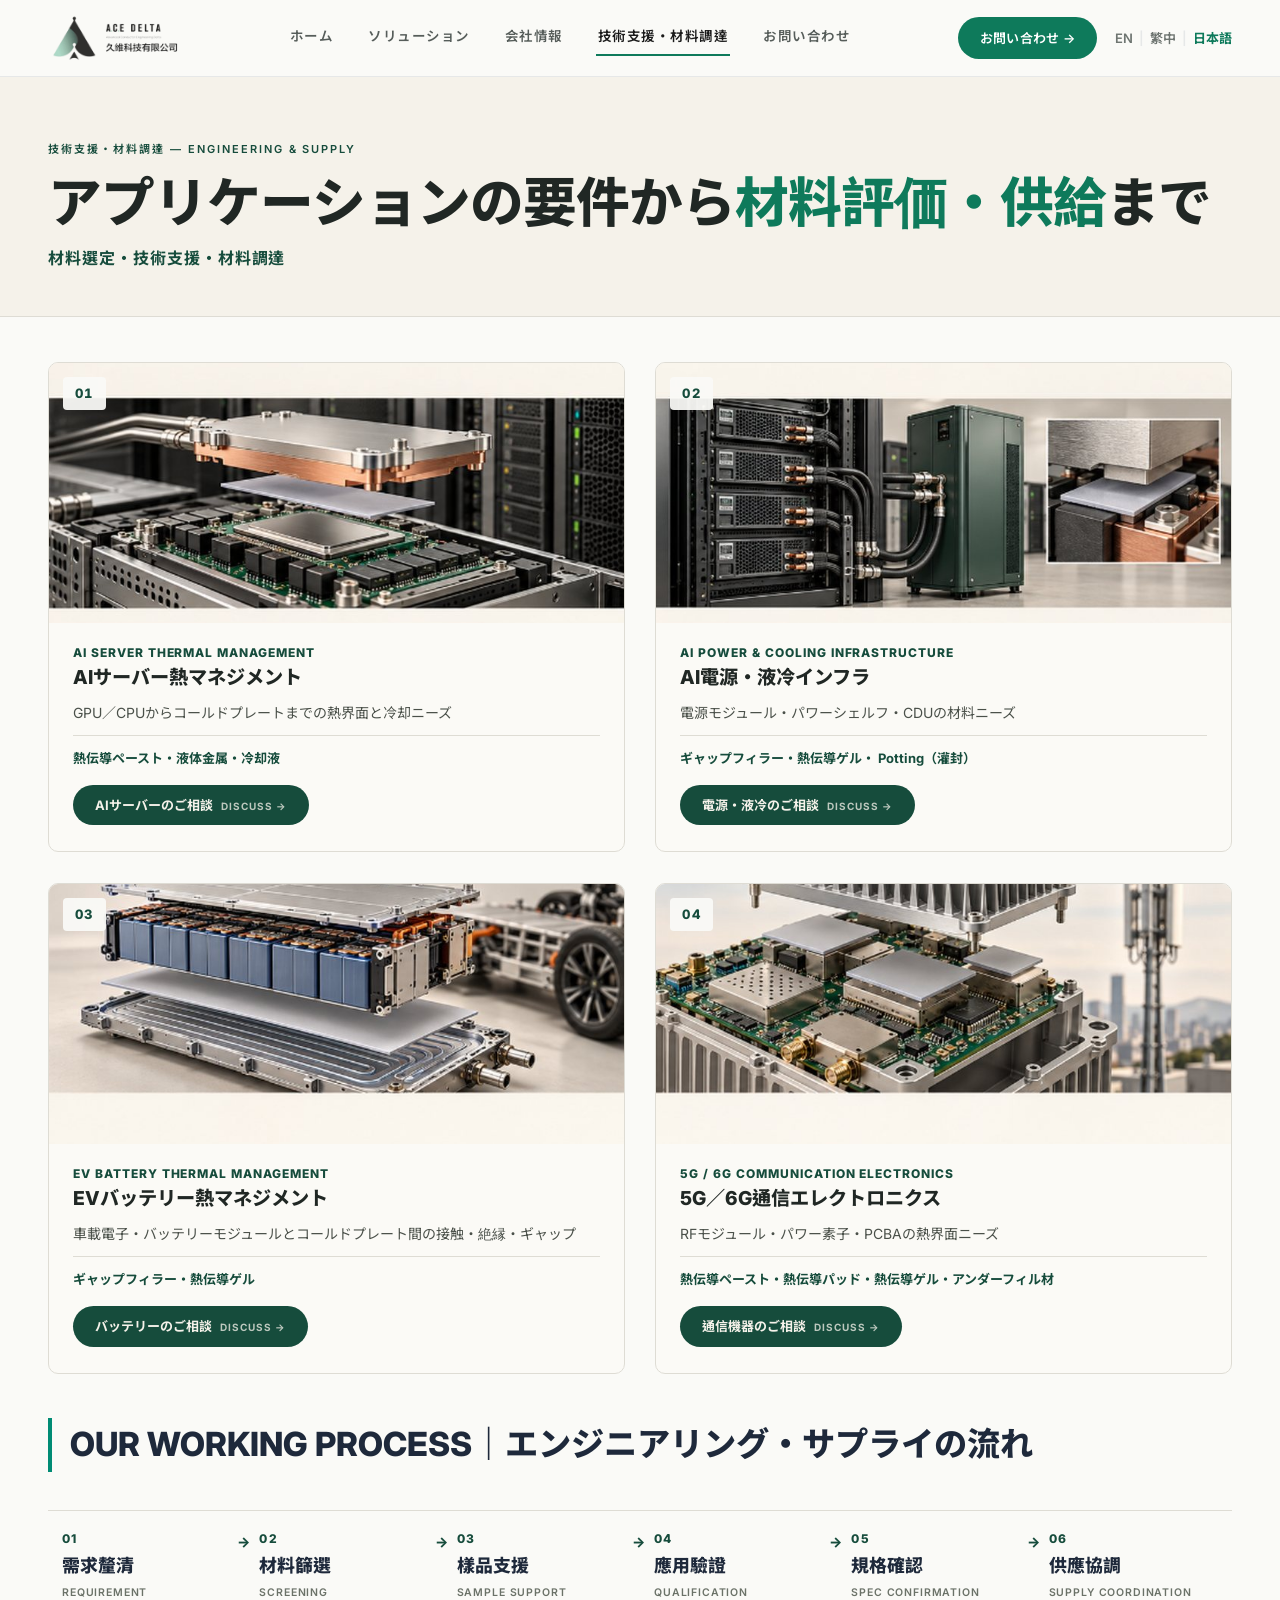
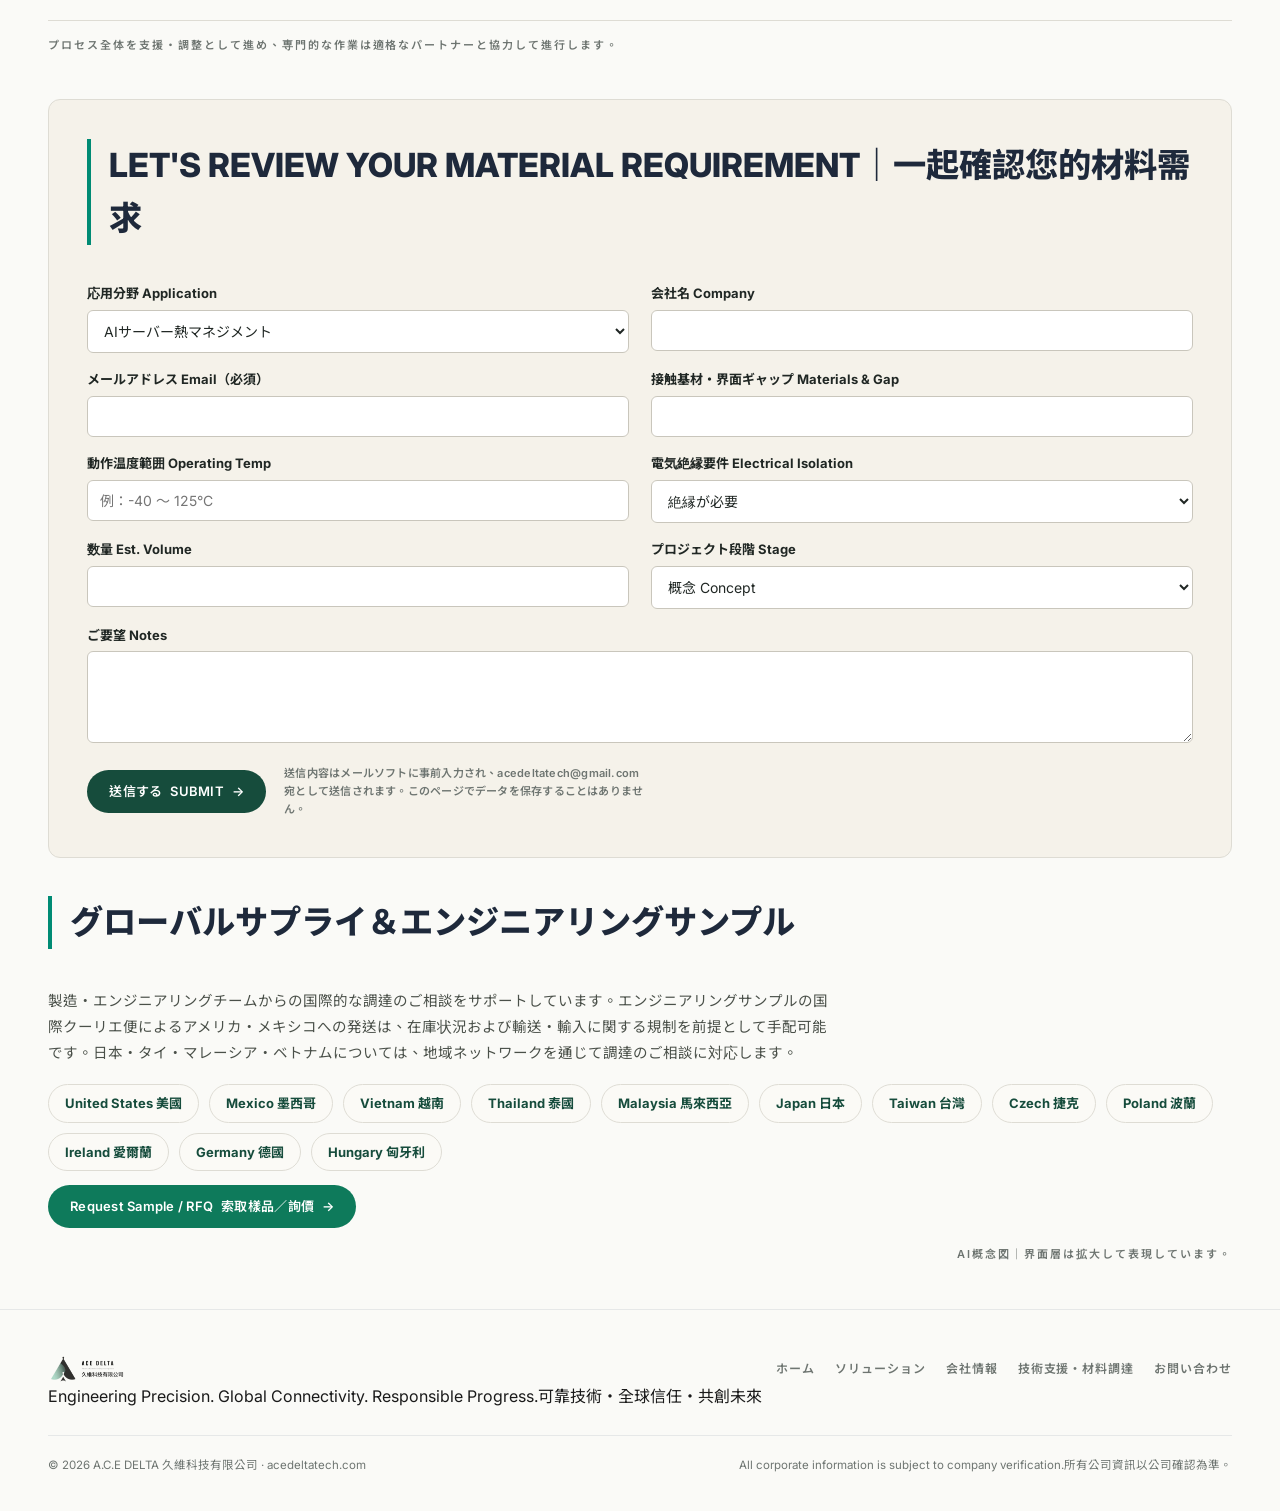
<file: ja/engineering.html>
<!DOCTYPE html>
<html lang="ja">
<head>
<meta charset="UTF-8">
<meta name="viewport" content="width=device-width, initial-scale=1.0">
<title>技術支援・材料調達｜A.C.E DELTA — アプリケーション要件から材料評価・供給まで</title>
<meta name="description" content="A.C.E DELTA の技術支援・材料調達 — 熱伝導ペースト（Thermal Paste）、液体金属（Ga-In-Sn 液体金属TIM）、冷却液、ギャップフィラー、熱伝導ゲルの選定支援。AIサーバー液冷・AI電源・EVバッテリー・5G／6G通信機器向け。">
<meta name="robots" content="index,follow">
<meta name="keywords" content="TIMs, thermal interface materials, liquid metal, coolant, cooling liquid, thermal paste, thermal gel, thermal grease, 散熱材料, 液態金屬, 冷卻液, 水冷液, 導熱膏, 導熱凝膠, 導熱矽脂">
<link rel="canonical" href="https://acedeltatech.com/ja/engineering">
<link rel="alternate" hreflang="en" href="https://acedeltatech.com/engineering.html">
<link rel="alternate" hreflang="zh-Hant" href="https://acedeltatech.com/engineering.html?lang=zh">
<link rel="alternate" hreflang="x-default" href="https://acedeltatech.com/engineering.html">
<link rel="alternate" hreflang="ja" href="https://acedeltatech.com/ja/engineering">
<meta property="og:type" content="website">
<meta property="og:site_name" content="A.C.E DELTA">
<meta property="og:title" content="技術支援・材料調達｜A.C.E DELTA">
<meta property="og:description" content="Advanced Materials. Global Connections. Responsible Progress.">
<meta property="og:url" content="https://acedeltatech.com/ja/engineering">
<meta property="og:locale" content="ja_JP">
<meta property="og:locale:alternate" content="zh_TW">
<meta property="og:image" content="https://acedeltatech.com/og/about.jpg">
<meta name="twitter:card" content="summary_large_image">
<link rel="preconnect" href="https://fonts.googleapis.com">
<link rel="preconnect" href="https://fonts.gstatic.com" crossorigin>
<link href="https://fonts.googleapis.com/css2?family=Inter:wght@400;500;600;700;800&family=Source+Serif+4:opsz,wght@8..60,300;8..60,400&family=Noto+Sans+TC&family=Noto+Sans+JP:wght@400;500;700;900&display=swap" rel="stylesheet">
<script type="application/ld+json">
{"@context":"https://schema.org","@graph":[
 {"@type":"Organization","@id":"https://acedeltatech.com/#org",
  "name":"A.C.E DELTA","alternateName":"久維科技有限公司",
  "url":"https://acedeltatech.com/",
  "description":"Hong Kong-based trading and application-support business in advanced thermal and electronic materials, connecting materials science, application expertise and international supply networks across Hong Kong, Taiwan, Vietnam, Thailand, the United States and the Czech Republic.",
  "areaServed":["HK","TW","VN","TH","US","CZ"]},
 {"@type":"WebPage","@id":"https://acedeltatech.com/engineering.html","url":"https://acedeltatech.com/engineering.html",
  "name":"Engineering &amp; Supply | 技術支援・材料調達 — A.C.E DELTA 久維科技有限公司","inLanguage":"en",
  "about":{"@id":"https://acedeltatech.com/#org"},
  "description":"Contact and global network of A.C.E DELTA: supply network, locations and operations across Hong Kong, Taiwan, Vietnam, Thailand, the United States and the Czech Republic."},
 {"@type":"BreadcrumbList","itemListElement":[
  {"@type":"ListItem","position":1,"name":"Home","item":"https://acedeltatech.com/"},
  {"@type":"ListItem","position":2,"name":"Contact Us","item":"https://acedeltatech.com/engineering.html"}]}
]}
</script>
<link rel="stylesheet" href="../assets/css/style.css">
</head>
<body data-page="engineering">
<a class="skip" href="#main"><span class="en">Skip to content</span><span class="zh">跳至主要內容</span></a>

<header class="site-head" id="siteHead">
  <div class="wrap head-in">
    <a class="logo" href="index.html" aria-label="A.C.E DELTA — 久維科技有限公司">
      <img src="../assets/img/logo.png" alt="A.C.E DELTA — Advanced Conductor Engineering Delta 久維科技有限公司">
    </a>
    <nav class="main-nav" id="mainNav" aria-label="Main navigation">
      <a href="/ja/">ホーム</a>
      <a href="/ja/solutions">ソリューション</a>
      <a href="/ja/about">会社情報</a>
      <a href="/ja/engineering" class="active" aria-current="page">技術支援・材料調達</a>
      <a href="/ja/contact">お問い合わせ</a>
    </nav>
    <div class="head-actions">
      <a class="pill" href="/ja/contact">お問い合わせ →</a>
      <div class="lang-sw" role="group" aria-label="言語切替"><a href="/index.html" hreflang="en">EN</a><span class="bar">|</span><a href="/?lang=zh" hreflang="zh-Hant">繁中</a><span class="bar">|</span><span style="font-weight:700;color:var(--green)">日本語</span></div>
      <button class="burger" id="burger" aria-expanded="false" aria-controls="mainNav" aria-label="Menu"><span></span><span></span><span></span></button>
    </div>
  </div>
</header>

<main id="main">

<section class="es-hero" id="top">
  <div class="wrap">
    <p class="micro es-eyebrow">技術支援・材料調達 — ENGINEERING &amp; SUPPLY</p>
    <h1 class="es-title">アプリケーションの要件から<span class="hl">材料評価・供給</span>まで</h1>
    <p class="es-sub">材料選定・技術支援・材料調達</p>
  </div>
</section>

<div class="wrap">
  <section class="es-sec" aria-label="四大應用領域">
    <div class="es-cards">
      <article class="es-card reveal">
        <figure class="es-ph"><img src="../assets/img/app-ai-server.jpg" alt="AI 伺服器熱管理 應用概念示意"><span class="es-num num">01</span></figure>
        <div class="es-body">
          <h3><span class="en">AI SERVER THERMAL MANAGEMENT</span><span class="zh">AIサーバー熱マネジメント</span></h3>
          <p class="es-focus">GPU／CPUからコールドプレートまでの熱界面と冷却ニーズ</p>
          <p class="es-mats">熱伝導ペースト・液体金属・冷却液</p>
          <button class="es-btn" type="button" data-app="AI SERVER THERMAL MANAGEMENT"><span class="zh">AIサーバーのご相談</span><span class="en">DISCUSS →</span></button>
        </div>
      </article>
      <article class="es-card reveal">
        <figure class="es-ph"><img src="../assets/img/app-ai-power-cdu.jpg" alt="AI 電源與液冷設備 應用概念示意"><span class="es-num num">02</span></figure>
        <div class="es-body">
          <h3><span class="en">AI POWER &amp; COOLING INFRASTRUCTURE</span><span class="zh">AI電源・液冷インフラ</span></h3>
          <p class="es-focus">電源モジュール・パワーシェルフ・CDUの材料ニーズ</p>
          <p class="es-mats">ギャップフィラー・熱伝導ゲル・ Potting（灌封）</p>
          <button class="es-btn" type="button" data-app="AI POWER &amp; COOLING INFRASTRUCTURE"><span class="zh">電源・液冷のご相談</span><span class="en">DISCUSS →</span></button>
        </div>
      </article>
      <article class="es-card reveal">
        <figure class="es-ph"><img src="../assets/img/app-ev-battery.jpg" alt="EV 鋰電池熱管理 應用概念示意"><span class="es-num num">03</span></figure>
        <div class="es-body">
          <h3><span class="en">EV BATTERY THERMAL MANAGEMENT</span><span class="zh">EVバッテリー熱マネジメント</span></h3>
          <p class="es-focus">車載電子・バッテリーモジュールとコールドプレート間の接触・絶縁・ギャップ</p>
          <p class="es-mats">ギャップフィラー・熱伝導ゲル</p>
          <button class="es-btn" type="button" data-app="EV BATTERY THERMAL MANAGEMENT"><span class="zh">バッテリーのご相談</span><span class="en">DISCUSS →</span></button>
        </div>
      </article>
      <article class="es-card reveal">
        <figure class="es-ph"><img src="../assets/img/app-5g-rf-pcba.jpg" alt="5G／6G 通訊電子 應用概念示意"><span class="es-num num">04</span></figure>
        <div class="es-body">
          <h3><span class="en">5G / 6G COMMUNICATION ELECTRONICS</span><span class="zh">5G／6G通信エレクトロニクス</span></h3>
          <p class="es-focus">RFモジュール・パワー素子・PCBAの熱界面ニーズ</p>
          <p class="es-mats">熱伝導ペースト・熱伝導パッド・熱伝導ゲル・アンダーフィル材</p>
          <button class="es-btn" type="button" data-app="5G / 6G COMMUNICATION ELECTRONICS"><span class="zh">通信機器のご相談</span><span class="en">DISCUSS →</span></button>
        </div>
      </article>
    </div>
  </section>

  <section class="es-sec es-process" aria-label="技術支援・材料調達流程">
    <div class="prod-head reveal"><h2><span class="zh-big">OUR WORKING PROCESS｜エンジニアリング・サプライの流れ</span></h2></div>
    <ol class="es-flow reveal">
      <li><span class="f-n">01</span><span class="zh-big">需求釐清</span><span class="f-en">Requirement</span></li>
      <li><span class="f-n">02</span><span class="zh-big">材料篩選</span><span class="f-en">Screening</span></li>
      <li><span class="f-n">03</span><span class="zh-big">樣品支援</span><span class="f-en">Sample Support</span></li>
      <li><span class="f-n">04</span><span class="zh-big">應用驗證</span><span class="f-en">Qualification</span></li>
      <li><span class="f-n">05</span><span class="zh-big">規格確認</span><span class="f-en">Spec Confirmation</span></li>
      <li><span class="f-n">06</span><span class="zh-big">供應協調</span><span class="f-en">Supply Coordination</span></li>
    </ol>
    <p class="micro es-process-note reveal">プロセス全体を支援・調整として進め、専門的な作業は適格なパートナーと協力して進行します。</p>
  </section>

  <section class="es-sec es-form-sec" id="mform" aria-label="材料需求表單">
    <div class="prod-head reveal"><h2><span class="zh-big">LET&#39;S REVIEW YOUR MATERIAL REQUIREMENT｜一起確認您的材料需求</span></h2></div>
    <form class="es-form reveal" id="reqForm">
      <div class="f-row">
        <label><span>応用分野 Application</span><select name="app" id="fApp" required>
          <option value="AI SERVER THERMAL MANAGEMENT">AIサーバー熱マネジメント</option>
          <option value="AI POWER &amp; COOLING INFRASTRUCTURE">AI 電源與液冷設備</option>
          <option value="EV BATTERY THERMAL MANAGEMENT">EVバッテリー熱マネジメント</option>
          <option value="5G / 6G COMMUNICATION ELECTRONICS">5G／6G通信エレクトロニクス</option>
        </select></label>
        <label><span>会社名 Company</span><input type="text" name="company"></label>
      </div>
      <div class="f-row">
        <label><span>メールアドレス Email（必須）</span><input type="email" name="email" required></label>
        <label><span>接触基材・界面ギャップ Materials &amp; Gap</span><input type="text" name="gap"></label>
      </div>
      <div class="f-row">
        <label><span>動作温度範囲 Operating Temp</span><input type="text" name="temp" placeholder="例：-40 ～ 125°C"></label>
        <label><span>電気絶縁要件 Electrical Isolation</span><select name="iso"><option value="需要絕緣">絶縁が必要</option><option value="不需絕緣">絶縁は不要</option><option value="待討論">相談して決定</option></select></label>
      </div>
      <div class="f-row">
        <label><span>数量 Est. Volume</span><input type="text" name="vol"></label>
        <label><span>プロジェクト段階 Stage</span><select name="stage"><option>概念 Concept</option><option>開発 Development</option><option>驗證 Qualification</option><option>量産 Production</option></select></label>
      </div>
      <label class="f-full"><span>ご要望 Notes</span><textarea name="notes" rows="4"></textarea></label>
      <div class="f-actions">
        <button class="pill" type="submit"><span class="zh">送信する</span><span class="en">SUBMIT</span> →</button>
        <p class="micro">送信内容はメールソフトに事前入力され、acedeltatech@gmail.com 宛として送信されます。このページでデータを保存することはありません。</p>
      </div>
    </form>
  </section>

  <section class="es-sec" aria-label="Global supply" style="padding-top:clamp(26px,3vw,44px)">
    <div class="prod-head reveal"><h2><span class="zh-big">グローバルサプライ＆エンジニアリングサンプル</span></h2></div>
    <p class="reveal" style="font-size:14.5px;line-height:1.8;color:#4A5049;max-width:88ch">製造・エンジニアリングチームからの国際的な調達のご相談をサポートしています。エンジニアリングサンプルの国際クーリエ便によるアメリカ・メキシコへの発送は、在庫状況および輸送・輸入に関する規制を前提として手配可能です。日本・タイ・マレーシア・ベトナムについては、地域ネットワークを通じて調達のご相談に対応します。</p>
    <ul class="gs-markets reveal" style="list-style:none;display:flex;flex-wrap:wrap;gap:10px;padding:0;margin-top:18px">
      <li class="gs-m">United States 美國</li><li class="gs-m">Mexico 墨西哥</li><li class="gs-m">Vietnam 越南</li><li class="gs-m">Thailand 泰國</li><li class="gs-m">Malaysia 馬來西亞</li><li class="gs-m">Japan 日本</li><li class="gs-m">Taiwan 台灣</li><li class="gs-m">Czech 捷克</li><li class="gs-m">Poland 波蘭</li><li class="gs-m">Ireland 愛爾蘭</li><li class="gs-m">Germany 德國</li><li class="gs-m">Hungary 匈牙利</li>
    </ul>
    <p class="reveal" style="margin-top:14px"><a class="pill" href="contact.html?rfq=1"><span class="en">Request Sample / RFQ</span><span class="zh">索取樣品／詢價</span> →</a></p>
  </section>

  <p class="micro es-tail reveal">AI概念図｜界面層は拡大して表現しています。</p>
</div>

</main>

<footer class="site-foot">
  <div class="wrap">
    <div class="foot-in">
      <a class="logo" href="#top" ><img src="../assets/img/logo.png" alt="A.C.E DELTA — 久維科技有限公司"></a>
      <nav class="foot-nav" aria-label="Footer navigation">
        <a href="/ja/">ホーム</a>
        <a href="/ja/solutions">ソリューション</a>
        <a href="/ja/about">会社情報</a>
        <a href="/ja/engineering" class="active" aria-current="page">技術支援・材料調達</a>
        <a href="/ja/contact">お問い合わせ</a>
      </nav>
    </div>
    <p class="brand-line"><span class="en">Engineering Precision. Global Connectivity. Responsible Progress.</span><span class="zh">可靠技術・全球信任・共創未來</span></p>
    <div class="foot-legal">
      <span>© 2026 A.C.E DELTA 久維科技有限公司 · acedeltatech.com</span>
      <span><span class="en">All corporate information is subject to company verification.</span><span class="zh">所有公司資訊以公司確認為準。</span></span>
    </div>
  </div>
</footer>

<div id="toast" role="status" aria-live="polite"></div>

<script>
(function(){
  "use strict";
  var html = document.documentElement;
  html.classList.add('js');
  var reduced = window.matchMedia('(prefers-reduced-motion: reduce)').matches;

  /* ---- language switch ---- */
  var META = {
    en:{title:'About Us | A.C.E DELTA 久維科技有限公司 — Advanced Materials & Thermal Science',lang:'en'},
    zh:{title:'關於我們 | A.C.E DELTA 久維科技有限公司 — 先進材料與熱科學',lang:'zh-Hant'}
  };
  function setLang(l, push){
    html.classList.toggle('lang-en', l==='en');
    html.classList.toggle('lang-zh', l==='zh');
    document.querySelectorAll('.lang-sw button').forEach(function(b){
      b.setAttribute('aria-pressed', String(b.dataset.lang===l));
    });
    try{
      document.title = META[l].title;
      html.setAttribute('lang', META[l].lang);
    }catch(e){}
    try{ localStorage.setItem('ace-lang', l); }catch(e){}
    if(window.updateMapLabels) window.updateMapLabels();
    if(push!==false){
      try{
        if(location.protocol.indexOf('http')===0){
          var pg = document.body.dataset.page || 'about';
          ;/* URL sync removed */
        }
      }catch(e){}
    }
  }
  document.querySelectorAll('.lang-sw button').forEach(function(b){
    b.addEventListener('click', function(){ setLang(b.dataset.lang); });
  });
  (function initLang(){
    var saved = null;
    try{ saved = localStorage.getItem('ace-lang'); }catch(e){}
    var path = location.pathname;
    if(path.indexOf('/zh-tw')===0) saved = 'zh';
    else if(path.indexOf('/en/')===0) saved = 'en';
    if(saved==='zh') setLang('zh', false);
  })();

  /* ---- header scroll + burger ---- */
  var head = document.getElementById('siteHead');
  window.addEventListener('scroll', function(){
    head.classList.toggle('scrolled', window.scrollY > 8);
  }, {passive:true});
  var burger = document.getElementById('burger');
  var nav = document.getElementById('mainNav');
  burger.addEventListener('click', function(){
    var open = nav.classList.toggle('open');
    burger.setAttribute('aria-expanded', String(open));
  });
  nav.addEventListener('click', function(e){
    if(e.target.closest('a')){ nav.classList.remove('open'); burger.setAttribute('aria-expanded','false'); }
  });

  /* ---- toast ---- */
  var toast = document.getElementById('toast');
  var toastTimer = null;
  function showToast(msg){
    toast.textContent = msg;
    toast.classList.add('show');
    clearTimeout(toastTimer);
    toastTimer = setTimeout(function(){ toast.classList.remove('show'); }, 2600);
  }
  var devMsg = function(){
    return html.classList.contains('lang-zh')
      ? '此頁面開發中 — 網址保留於 acedeltatech.com'
      : 'This page is in development — reserved on acedeltatech.com';
  };
  document.querySelectorAll('.es-btn').forEach(function(b){
    b.addEventListener('click', function(){
      var sel = document.getElementById('fApp');
      if(sel){
        for(var i=0;i<sel.options.length;i++){
          if(sel.options[i].value === b.dataset.app){ sel.selectedIndex = i; break; }
        }
      }
      document.getElementById('mform').scrollIntoView({behavior: reduced ? 'auto' : 'smooth', block:'start'});
    });
  });
  var rf = document.getElementById('reqForm');
  if(rf) rf.addEventListener('submit', function(e){
    e.preventDefault();
    var d = new FormData(rf);
    var subj = encodeURIComponent('Material Requirement — ' + d.get('app'));
    var body = encodeURIComponent('Application: ' + d.get('app') + '\nCompany: ' + (d.get('company')||'-') + '\nEmail: ' + (d.get('email')||'-') + '\nMaterials & Gap: ' + (d.get('gap')||'-') + '\nOperating Temp: ' + (d.get('temp')||'-') + '\nElectrical Isolation: ' + d.get('iso') + '\nEst. Volume: ' + (d.get('vol')||'-') + '\nStage: ' + d.get('stage') + '\nNotes: ' + (d.get('notes')||'-'));
    window.location.href = 'mailto:acedeltatech@gmail.com?subject=' + subj + '&body=' + body;
  });
  document.querySelectorAll('.dev-link').forEach(function(a){
    a.addEventListener('click', function(e){ e.preventDefault(); showToast(devMsg()); });
  });


  /* ---- reveal: load-time fade (capture/print safe) ---- */
  document.querySelectorAll('.reveal').forEach(function(n){ n.classList.add('in'); });
  })();
</script>
</body>
</html>
</file>
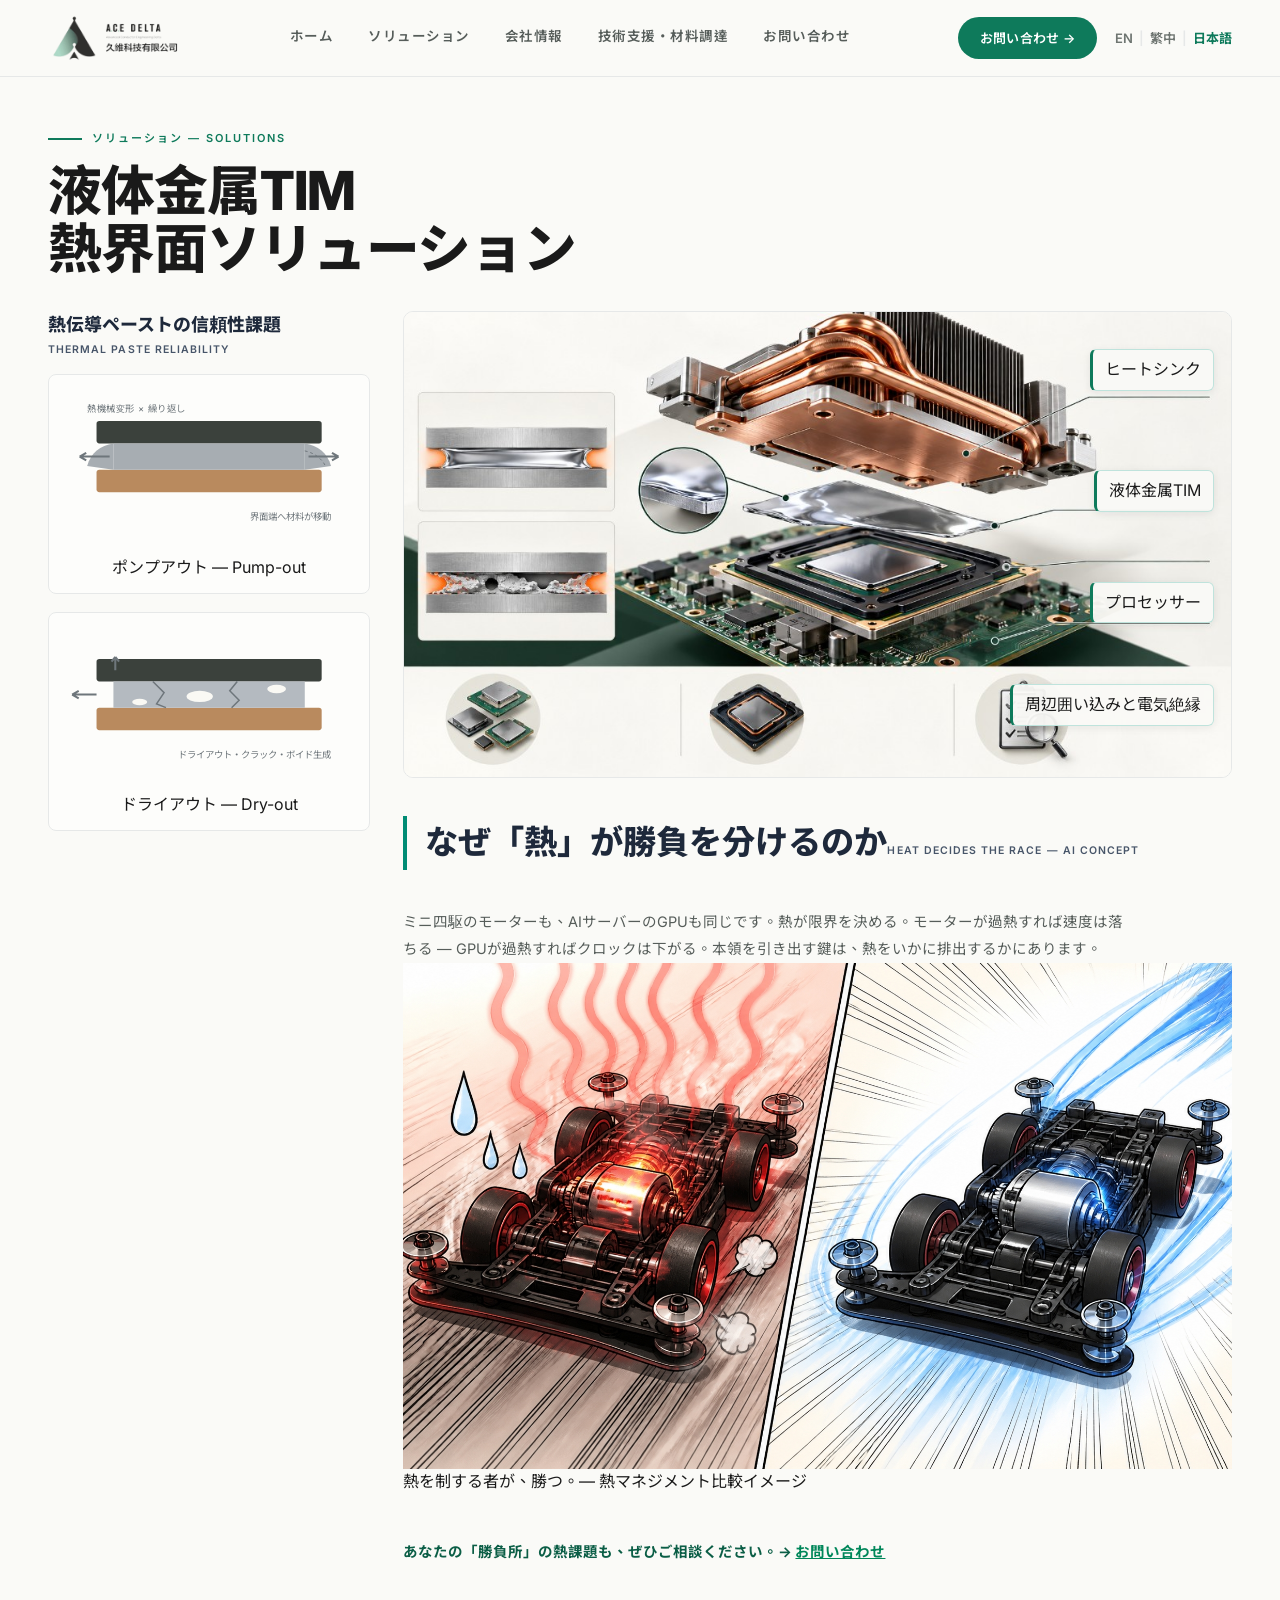
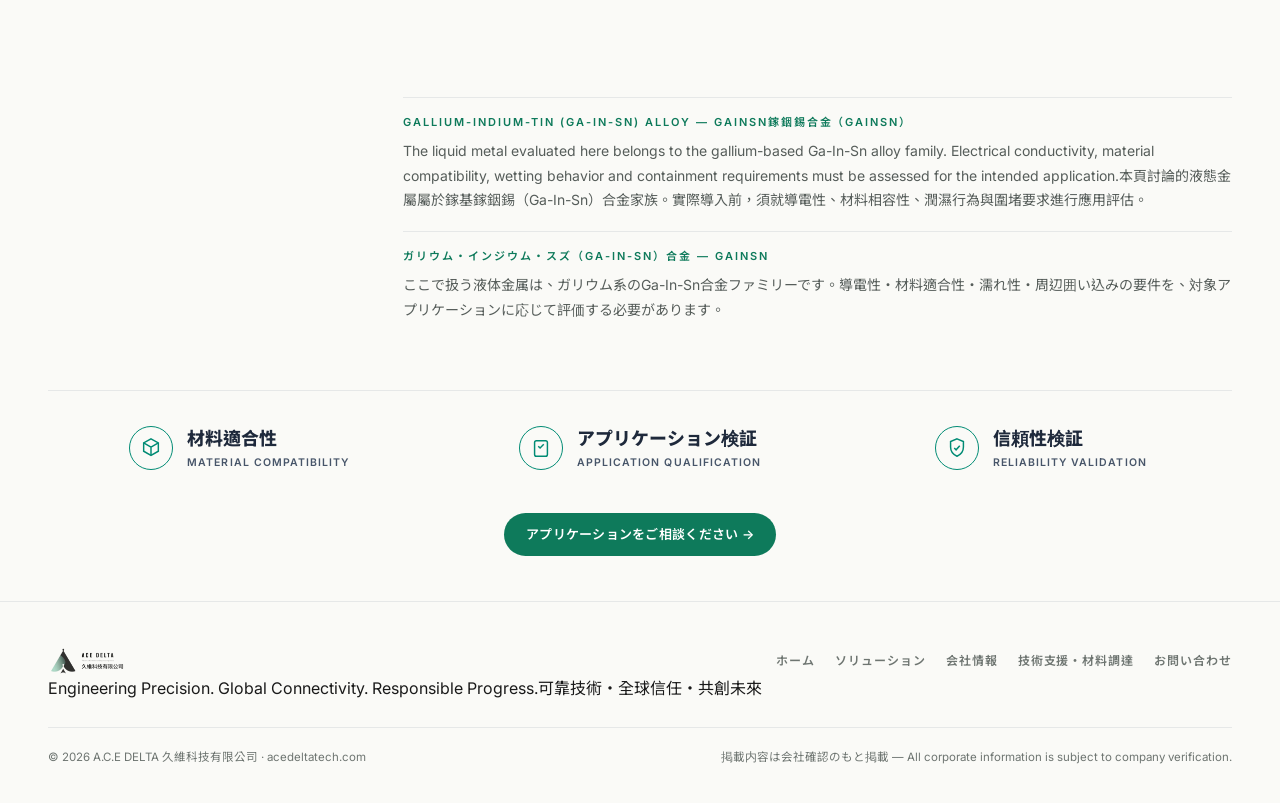
<file: ja/solutions.html>
<!DOCTYPE html>
<html lang="ja">
<head>
<meta charset="UTF-8">
<meta name="viewport" content="width=device-width, initial-scale=1.0">
<title>液体金属TIMソリューション｜A.C.E DELTA — ポンプアウト・ドライアウト対策</title>
<meta name="description" content="ガリウム・インジウム・スズ（Ga-In-Sn）液体金属TIMソリューション — 熱伝導グリースのポンプアウト・ドライアウト対策、周辺囲い込みと電気絶縁設計、材料適合性・アプリケーション検証・信頼性検証。液体金属TIM・熱界面材料・熱伝導グリース｜A.C.E DELTA。">
<meta name="robots" content="index,follow">
<meta name="keywords" content="TIMs, thermal interface materials, liquid metal, coolant, cooling liquid, thermal paste, thermal gel, thermal grease, 散熱材料, 液態金屬, 冷卻液, 水冷液, 導熱膏, 導熱凝膠, 導熱矽脂">
<link rel="canonical" href="https://acedeltatech.com/ja/solutions">
<link rel="alternate" hreflang="en" href="https://acedeltatech.com/solutions.html">
<link rel="alternate" hreflang="zh-Hant" href="https://acedeltatech.com/solutions.html?lang=zh">
<link rel="alternate" hreflang="x-default" href="https://acedeltatech.com/solutions.html">
<link rel="alternate" hreflang="ja" href="https://acedeltatech.com/ja/solutions">
<link rel="alternate" hreflang="ja" href="https://acedeltatech.com/ja/">
<meta property="og:type" content="website">
<meta property="og:site_name" content="A.C.E DELTA">
<meta property="og:title" content="液体金属TIMソリューション｜A.C.E DELTA">
<meta property="og:description" content="Advanced Materials. Global Connections. Responsible Progress.">
<meta property="og:url" content="https://acedeltatech.com/ja/solutions">
<meta property="og:locale" content="ja_JP">
<meta property="og:locale:alternate" content="zh_TW">
<meta property="og:image" content="https://acedeltatech.com/og/about.jpg">
<meta name="twitter:card" content="summary_large_image">
<link rel="preconnect" href="https://fonts.googleapis.com">
<link rel="preconnect" href="https://fonts.gstatic.com" crossorigin>
<link href="https://fonts.googleapis.com/css2?family=Inter:wght@400;500;600;700;800&family=Source+Serif+4:opsz,wght@8..60,300;8..60,400&family=Noto+Sans+TC&family=Noto+Sans+JP:wght@400;500;700;900&display=swap" rel="stylesheet">
<script type="application/ld+json">
{"@context":"https://schema.org","@graph":[
 {"@type":"Organization","@id":"https://acedeltatech.com/#org",
  "name":"A.C.E DELTA","alternateName":"久維科技有限公司",
  "url":"https://acedeltatech.com/",
  "description":"Hong Kong-based trading and application-support business in advanced thermal and electronic materials, connecting materials science, application expertise and international supply networks across Hong Kong, Taiwan, Vietnam, Thailand, the United States and the Czech Republic.",
  "areaServed":["HK","TW","VN","TH","US","CZ"]},
 {"@type":"WebPage","@id":"https://acedeltatech.com/solutions.html","url":"https://acedeltatech.com/solutions.html",
  "name":"Solutions | 液態金屬熱介面解決方案 — A.C.E DELTA 久維科技有限公司","inLanguage":"en",
  "about":{"@id":"https://acedeltatech.com/#org"},
  "description":"Contact and global network of A.C.E DELTA: supply network, locations and operations across Hong Kong, Taiwan, Vietnam, Thailand, the United States and the Czech Republic."},
 {"@type":"BreadcrumbList","itemListElement":[
  {"@type":"ListItem","position":1,"name":"Home","item":"https://acedeltatech.com/"},
  {"@type":"ListItem","position":2,"name":"Solutions","item":"https://acedeltatech.com/solutions.html"}]}
]}
</script>
<link rel="stylesheet" href="../assets/css/style.css">
<script type="application/ld+json">
{"@context":"https://schema.org","@type":"FAQPage","mainEntity":[
 {"@type":"Question","name":"什麼是熱介面材料（TIM）？ What is a thermal interface material (TIM)?","acceptedAnswer":{"@type":"Answer","text":"熱介面材料填充於發熱元件與散熱器之間的微觀空隙，降低接觸熱阻、提升導熱路徑效率。A thermal interface material fills microscopic gaps between a heat-generating component and its heat sink to reduce contact thermal resistance."}},
 {"@type":"Question","name":"什麼是泵出效應與乾化現象？ What are pump-out and dry-out?","acceptedAnswer":{"@type":"Answer","text":"兩者是傳統導熱膏在反覆熱機械變形下常見的可靠度退化模式：泵出效應指界面端へ材料が移動，乾化現象指膏體乾化、產生裂隙與空隙。These are common reliability degradation modes of conventional thermal pastes under repeated thermo-mechanical stress."}},
 {"@type":"Question","name":"液態金屬 TIM 為什麼需要圍堵與電氣隔離？ Why does liquid metal TIM need containment and electrical isolation?","acceptedAnswer":{"@type":"Answer","text":"液態金屬具導電性，設計上需要周邊圍堵與電氣隔離，以確保與電子元件共存的可靠性。Liquid metal is electrically conductive, so containment and electrical isolation are essential design considerations."}},
 {"@type":"Question","name":"液体金属TIM（Ga-In-Sn）とは何ですか？","acceptedAnswer":{"@type":"Answer","text":"ガリウム・インジウム・スズ（Ga-In-Sn）合金は、ガリウムベースの液体金属ファミリーで、高性能熱界面材料として評価されています。導電性のため、周辺囲い込みと電気絶縁が不可欠な設計要件です。"}},
 {"@type":"Question","name":"如何索取樣品或 TDS？ How to request a sample or TDS?","acceptedAnswer":{"@type":"Answer","text":"來信 acedeltatech@gmail.com 說明應用需求，我們將協助材料選用、樣品與技術文件。Email acedeltatech@gmail.com with your application details."}}]}
</script>
</head>
<body data-page="solutions">
<a class="skip" href="#main"><span class="en">Skip to content</span><span class="zh">跳至主要內容</span></a>

<header class="site-head" id="siteHead">
  <div class="wrap head-in">
    <a class="logo" href="index.html" aria-label="A.C.E DELTA — 久維科技有限公司">
      <img src="../assets/img/logo.png" alt="A.C.E DELTA — Advanced Conductor Engineering Delta 久維科技有限公司">
    </a>
    <nav class="main-nav" id="mainNav" aria-label="Main navigation">
      <a href="/ja/">ホーム</a>
      <a href="/ja/solutions">ソリューション</a>
      <a href="/ja/about">会社情報</a>
      <a href="/ja/engineering">技術支援・材料調達</a>
      <a href="/ja/contact">お問い合わせ</a>
    </nav>
    <div class="head-actions">
      <a class="pill" href="/ja/contact">お問い合わせ →</a>
      <div class="lang-sw" role="group" aria-label="言語切替"><a href="/index.html" hreflang="en">EN</a><span class="bar">|</span><a href="/?lang=zh" hreflang="zh-Hant">繁中</a><span class="bar">|</span><span style="font-weight:700;color:var(--green)">日本語</span></div>
      <button class="burger" id="burger" aria-expanded="false" aria-controls="mainNav" aria-label="Menu"><span></span><span></span><span></span></button>
    </div>
  </div>
</header>

<main id="main">

<!-- ============ SOLUTIONS: LIQUID METAL TIM ============ -->
<section class="sol" id="top">
  <div class="wrap">
    <header class="sol-head reveal">
      <p class="micro green eyebrow">ソリューション — SOLUTIONS</p>
      <h1>液体金属TIM<br>熱界面ソリューション</h1>
    </header>

    <div class="sol-grid">
      <aside class="sol-left reveal">
        <p class="sol-zone"><span class="zh-big">熱伝導ペーストの信頼性課題</span><span class="en-small">THERMAL PASTE RELIABILITY</span></p>
        <figure class="sol-fig">
          <svg viewBox="0 0 320 170" role="img" aria-label="泵出效應示意圖：導熱膏在反覆熱機械變形下向介面邊緣移出">
        <rect x="40" y="34" width="240" height="24" rx="3" fill="#3B413C"/>
        <rect x="40" y="86" width="240" height="24" rx="3" fill="#B98A5E"/>
        <path d="M58 58 H262 V86 H58 Z" fill="#A7ADB2"/>
        <path d="M58 58 C44 60 34 68 30 82 L58 86 Z" fill="#A7ADB2"/>
        <path d="M262 58 C276 60 286 68 290 82 L262 86 Z" fill="#A7ADB2"/>
        <path d="M262 66 C272 68 280 74 284 82" fill="none" stroke="#6E767B" stroke-width="1" stroke-dasharray="3 3"/>
        <g stroke="#6E767B" stroke-width="2.2" fill="none">
          <path d="M54 72 H22 M22 72 l7 -4 M22 72 l7 4"/>
          <path d="M266 72 H298 M298 72 l-7 -4 M298 72 l-7 4"/>
        </g>
        <text x="30" y="24" font-size="10" fill="#6E767B" letter-spacing=".5">熱機械変形 × 繰り返し</text>
        <text x="290" y="140" text-anchor="end" font-size="10" fill="#6E767B">界面端へ材料が移動</text>
      </svg>
          <figcaption class="cap">ポンプアウト — Pump-out</figcaption>
        </figure>
        <figure class="sol-fig">
          <svg viewBox="0 0 320 170" role="img" aria-label="乾化現象示意圖：導熱膏乾化、局部裂隙與空隙">
        <rect x="40" y="34" width="240" height="24" rx="3" fill="#3B413C"/>
        <rect x="40" y="86" width="240" height="24" rx="3" fill="#B98A5E"/>
        <path d="M58 58 H262 V86 H58 Z" fill="#B4BAC0"/>
        <path d="M100 58 L112 70 L104 82 L114 86" fill="none" stroke="#6E767B" stroke-width="1.6"/>
        <path d="M190 58 L182 68 L192 78 L184 86" fill="none" stroke="#6E767B" stroke-width="1.6"/>
        <ellipse cx="150" cy="74" rx="14" ry="6" fill="#FAF9F4"/>
        <ellipse cx="232" cy="66" rx="10" ry="4.5" fill="#FAF9F4"/>
        <ellipse cx="86" cy="80" rx="8" ry="3.5" fill="#FAF9F4"/>
        <g stroke="#6E767B" stroke-width="2.2" fill="none">
          <path d="M40 72 H14 M14 72 l7 -4 M14 72 l7 4"/>
          <path d="M60 46 v-14 M60 32 l-4 5 M60 32 l4 5"/>
        </g>
        <text x="290" y="140" text-anchor="end" font-size="10" fill="#6E767B">ドライアウト・クラック・ボイド生成</text>
      </svg>
          <figcaption class="cap">ドライアウト — Dry-out</figcaption>
        </figure>
      </aside>

      <div class="sol-main reveal">
        <figure class="sol-hero">
          <img src="../assets/img/solutions-main.jpg" alt="液態金屬熱介面分解示意：散熱器（含熱導管）、液態金屬熱介面薄層、圍堵框與電氣隔離、處理器與主機板 — 概念示意圖">
          <div class="sol-chips" role="list">
            <span class="chip" role="listitem" style="top:8%;right:2%">ヒートシンク</span>
            <span class="chip" role="listitem" style="top:34%;right:2%">液体金属TIM</span>
            <span class="chip" role="listitem" style="top:58%;right:2%">プロセッサー</span>
            <span class="chip" role="listitem" style="top:80%;right:2%">周辺囲い込みと電気絶縁</span>
          </div>
        </figure>
            <section class="sec manga-sec" aria-label="熱が勝負を分ける" style="padding-top:clamp(26px,3vw,44px)">
      <div class="prod-head reveal"><h2><span class="zh-big">なぜ「熱」が勝負を分けるのか</span><span class="en-small">HEAT DECIDES THE RACE — AI CONCEPT</span></h2></div>
      <p class="reveal" style="font-size:14.5px;line-height:1.9;color:var(--gray);max-width:80ch">ミニ四駆のモーターも、AIサーバーのGPUも同じです。熱が限界を決める。モーターが過熱すれば速度は落ちる — GPUが過熱すればクロックは下がる。本領を引き出す鍵は、熱をいかに排出するかにあります。</p>
      <div class="manga-grid reveal">
       <figure class="manga-fig">
          <img src="/assets/img/ja-manga-compare.jpg" alt="過熱で減速する車と、熱を制して駆け抜ける車の比較（AI概念図）" loading="lazy">
          <figcaption class="cap">熱を制する者が、勝つ。— 熱マネジメント比較イメージ</figcaption>
        </figure>
      </div>
      <p class="micro" style="margin-top:12px">AI概念図｜実際の車両・モーター仕様とは関係ありません。</p>
      <p class="reveal" style="margin-top:16px;font-size:14.5px;font-weight:700;color:#0B5E46">あなたの「勝負所」の熱課題も、ぜひご相談ください。→ <a href="/ja/contact" style="color:#00875A;text-decoration:underline">お問い合わせ</a></p>
    </section>

      <div class="gas-block reveal" style="margin-top:18px;border-top:1px solid var(--line);padding-top:16px">
        <p class="micro green"><span class="en">Gallium-Indium-Tin (Ga-In-Sn) Alloy — GaInSn</span><span class="zh">鎵銦錫合金（GaInSn）</span></p>
        <p style="font-size:14px;line-height:1.75;color:var(--gray);margin-top:8px"><span class="en">The liquid metal evaluated here belongs to the gallium-based Ga-In-Sn alloy family. Electrical conductivity, material compatibility, wetting behavior and containment requirements must be assessed for the intended application.</span><span class="zh">本頁討論的液態金屬屬於鎵基鎵銦錫（Ga-In-Sn）合金家族。實際導入前，須就導電性、材料相容性、潤濕行為與圍堵要求進行應用評估。</span></p>
      </div>
                  <div class="gas-block reveal" style="margin-top:18px;border-top:1px solid var(--line);padding-top:16px">
        <p class="micro green">ガリウム・インジウム・スズ（Ga-In-Sn）合金 — GaInSn</p>
        <p style="font-size:14px;line-height:1.75;color:var(--gray);margin-top:8px">ここで扱う液体金属は、ガリウム系のGa-In-Sn合金ファミリーです。導電性・材料適合性・濡れ性・周辺囲い込みの要件を、対象アプリケーションに応じて評価する必要があります。</p>
      </div>
      <p class="sol-note micro">AI概念図｜界面層の厚みは拡大して表現しています。特定製品の内部構造を示すものではありません。</p>
      </div>
    </div>

    <div class="sol-eng reveal">
      <div class="seng"><span class="ico" aria-hidden="true"><svg viewBox="0 0 24 24" fill="none" stroke="#008B74" stroke-width="1.6"><path d="M12 2l8 4.5v9L12 20l-8-4.5v-9z"/><path d="M12 11L4 6.5M12 11l8-4.5M12 11v9"/></svg></span><p><span class="zh-big">材料適合性</span><span class="en-small">MATERIAL COMPATIBILITY</span></p></div>
      <div class="seng"><span class="ico" aria-hidden="true"><svg viewBox="0 0 24 24" fill="none" stroke="#008B74" stroke-width="1.6"><rect x="5" y="4" width="14" height="17" rx="2"/><path d="M9 10l2 2 4-4"/></svg></span><p><span class="zh-big">アプリケーション検証</span><span class="en-small">APPLICATION QUALIFICATION</span></p></div>
      <div class="seng"><span class="ico" aria-hidden="true"><svg viewBox="0 0 24 24" fill="none" stroke="#008B74" stroke-width="1.6"><path d="M12 2l7 3v6c0 5-3.5 8.5-7 10-3.5-1.5-7-5-7-10V5z"/><path d="M9 12l2 2 4-4.5"/></svg></span><p><span class="zh-big">信頼性検証</span><span class="en-small">RELIABILITY VALIDATION</span></p></div>
    </div>

    <div class="sol-cta reveal">
      <a class="pill" href="contact.html">アプリケーションをご相談ください →</a>
    </div>
  </div>
</section>

</main>

<footer class="site-foot">
  <div class="wrap">
    <div class="foot-in">
      <a class="logo" href="#top" ><img src="../assets/img/logo.png" alt="A.C.E DELTA — 久維科技有限公司"></a>
      <nav class="foot-nav" aria-label="Footer navigation">
        <a href="/ja/">ホーム</a>
        <a href="/ja/solutions">ソリューション</a>
        <a href="/ja/about">会社情報</a>
        <a href="/ja/engineering">技術支援・材料調達</a>
        <a href="/ja/contact">お問い合わせ</a>
      </nav>
    </div>
    <p class="brand-line"><span class="en">Engineering Precision. Global Connectivity. Responsible Progress.</span><span class="zh">可靠技術・全球信任・共創未來</span></p>
    <div class="foot-legal">
      <span>© 2026 A.C.E DELTA 久維科技有限公司 · acedeltatech.com</span>
      <span><span>掲載内容は会社確認のもと掲載 — All corporate information is subject to company verification.</span></span>
    </div>
  </div>
</footer>

<div id="toast" role="status" aria-live="polite"></div>

<script>
(function(){
  "use strict";
  var html = document.documentElement;
  html.classList.add('js');
  var reduced = window.matchMedia('(prefers-reduced-motion: reduce)').matches;

  /* ---- language switch ---- */
  var META = {
    en:{title:'About Us | A.C.E DELTA 久維科技有限公司 — Advanced Materials & Thermal Science',lang:'en'},
    zh:{title:'關於我們 | A.C.E DELTA 久維科技有限公司 — 先進材料與熱科學',lang:'zh-Hant'}
  };
  function setLang(l, push){
    html.classList.toggle('lang-en', l==='en');
    html.classList.toggle('lang-zh', l==='zh');
    document.querySelectorAll('.lang-sw button').forEach(function(b){
      b.setAttribute('aria-pressed', String(b.dataset.lang===l));
    });
    try{
      document.title = META[l].title;
      html.setAttribute('lang', META[l].lang);
    }catch(e){}
    try{ localStorage.setItem('ace-lang', l); }catch(e){}
    if(window.updateMapLabels) window.updateMapLabels();
    if(push!==false){
      try{
        if(location.protocol.indexOf('http')===0){
          var pg = document.body.dataset.page || 'about';
          ;/* URL sync removed */
        }
      }catch(e){}
    }
  }
  document.querySelectorAll('.lang-sw button').forEach(function(b){
    b.addEventListener('click', function(){ setLang(b.dataset.lang); });
  });
  (function initLang(){
    var saved = null;
    try{ saved = localStorage.getItem('ace-lang'); }catch(e){}
    var path = location.pathname;
    if(path.indexOf('/zh-tw')===0) saved = 'zh';
    else if(path.indexOf('/en/')===0) saved = 'en';
    if(saved==='zh') setLang('zh', false);
  })();

  /* ---- header scroll + burger ---- */
  var head = document.getElementById('siteHead');
  window.addEventListener('scroll', function(){
    head.classList.toggle('scrolled', window.scrollY > 8);
  }, {passive:true});
  var burger = document.getElementById('burger');
  var nav = document.getElementById('mainNav');
  burger.addEventListener('click', function(){
    var open = nav.classList.toggle('open');
    burger.setAttribute('aria-expanded', String(open));
  });
  nav.addEventListener('click', function(e){
    if(e.target.closest('a')){ nav.classList.remove('open'); burger.setAttribute('aria-expanded','false'); }
  });

  /* ---- toast ---- */
  var toast = document.getElementById('toast');
  var toastTimer = null;
  function showToast(msg){
    toast.textContent = msg;
    toast.classList.add('show');
    clearTimeout(toastTimer);
    toastTimer = setTimeout(function(){ toast.classList.remove('show'); }, 2600);
  }
  var devMsg = function(){
    return html.classList.contains('lang-zh')
      ? '此頁面開發中 — 網址保留於 acedeltatech.com'
      : 'This page is in development — reserved on acedeltatech.com';
  };
  document.querySelectorAll('.dev-link').forEach(function(a){
    a.addEventListener('click', function(e){ e.preventDefault(); showToast(devMsg()); });
  });


  /* ---- reveal: load-time fade (capture/print safe) ---- */
  document.querySelectorAll('.reveal').forEach(function(n){ n.classList.add('in'); });
  })();
</script>
</body>
</html>
</file>
<file: assets/css/style.css>
:root{
  --fs-display:clamp(34px,4.2vw,58px);
  --fs-h2:clamp(24px,2.6vw,36px);
  --fs-h3:clamp(17px,1.5vw,21px);
  --fs-statement:clamp(20px,2.1vw,30px);
  --fs-zhbig:clamp(15px,1.4vw,19px);
  --fs-tag:clamp(14px,1.2vw,17px);
  --logo-h-head:52px;--logo-h-foot:30px;--logo-h-card:48px;--logo-h-strip:44px;
}
/* ===== src/page.html ===== */
:root{
  --fs-display:clamp(34px,4.2vw,58px);
  --fs-h2:clamp(24px,2.6vw,36px);
  --fs-h3:clamp(17px,1.5vw,21px);
  --fs-statement:clamp(20px,2.1vw,30px);
  --fs-zhbig:clamp(15px,1.4vw,19px);
  --fs-tag:clamp(14px,1.2vw,17px);
}

:root{
  --green:#0E7A5B; --green-dark:#0B5E46; --mint:#66C99A;
  --ink:#1A1A1A; --paper:#FAFAF7; --line:#E6E8E8;
  --gray:#565D5A; --micro:#6E7571;
  --sans:'Inter','Noto Sans TC',system-ui,-apple-system,sans-serif;
  --serif:'Source Serif 4','Noto Sans TC',Georgia,serif;
  --wrap:1360px; --pad:clamp(20px,4vw,48px);
}
*,*::before,*::after{box-sizing:border-box;margin:0;padding:0}
html{scroll-behavior:smooth}
html,body{overflow-x:clip}
body{font-family:var(--sans);background:var(--paper);color:var(--ink);font-size:16px;line-height:1.6;-webkit-font-smoothing:antialiased}
::selection{background:var(--green);color:#fff}
img{display:block;max-width:100%}
a{color:inherit;text-decoration:none}
button{font:inherit;background:none;border:0;cursor:pointer;color:inherit}
:focus-visible{outline:2px solid var(--green);outline-offset:3px;border-radius:2px}
.sr-only{position:absolute;width:1px;height:1px;padding:0;margin:-1px;overflow:hidden;clip:rect(0,0,0,0);white-space:nowrap;border:0}
.skip{position:absolute;left:16px;top:-48px;z-index:200;background:var(--green);color:#fff;padding:10px 18px;border-radius:0 0 8px 8px;transition:top .2s}
.skip:focus{top:0}
.wrap{max-width:var(--wrap);margin-inline:auto;padding-inline:var(--pad)}
section{scroll-margin-top:96px}

/* ---------- language visibility ---------- */
html.lang-en .zh{display:none}
html.lang-zh .en{display:none}

/* ---------- micro type ---------- */
.micro{font-size:11px;font-weight:600;letter-spacing:.18em;text-transform:uppercase;color:var(--micro)}
.micro.green{color:var(--green)}
.num{font-variant-numeric:tabular-nums}

/* ---------- header ---------- */
.site-head{position:sticky;top:0;z-index:100;background:rgba(250,250,247,.94);backdrop-filter:blur(12px);border-bottom:1px solid var(--line);transition:box-shadow .3s}
.site-head.scrolled{box-shadow:0 6px 24px rgba(26,26,26,.07)}
.head-in{display:flex;align-items:center;justify-content:space-between;gap:24px;height:76px}
.logo{display:flex;align-items:center;flex-shrink:0}
.logo img{height:40px;width:auto;max-width:min(340px,44vw);object-fit:contain;object-position:left}
.main-nav{display:flex;gap:clamp(16px,2.4vw,36px)}
.main-nav a{font-size:13.5px;font-weight:600;letter-spacing:.04em;text-transform:uppercase;color:var(--gray);padding:6px 2px;border-bottom:2px solid transparent;transition:color .2s}
.main-nav a:hover{color:var(--ink)}
.main-nav a.active{color:var(--ink);border-bottom-color:var(--green)}
.head-actions{display:flex;align-items:center;gap:18px}
.pill{display:inline-flex;align-items:center;gap:8px;background:var(--green);color:#fff;font-size:13px;font-weight:600;letter-spacing:.02em;padding:11px 22px;border-radius:999px;transition:background .2s,transform .2s}
.pill:hover{background:var(--green-dark);transform:translateY(-1px)}
.lang-sw{display:flex;align-items:center;gap:6px;font-size:13px;font-weight:600;color:var(--micro)}
.lang-sw .bar{color:var(--line)}
.lang-sw button{font-weight:700;color:var(--micro);padding:4px 2px;border-bottom:2px solid transparent;transition:color .2s}
.lang-sw button[aria-pressed="true"]{color:var(--green);border-bottom-color:var(--green)}
.lang-sw button:hover{color:var(--green)}
.burger{display:none;flex-direction:column;gap:5px;padding:8px}
.burger span{display:block;width:22px;height:2px;background:var(--ink);transition:transform .25s,opacity .25s}
.burger[aria-expanded="true"] span:nth-child(1){transform:translateY(7px) rotate(45deg)}
.burger[aria-expanded="true"] span:nth-child(2){opacity:0}
.burger[aria-expanded="true"] span:nth-child(3){transform:translateY(-7px) rotate(-45deg)}

/* ---------- hero ---------- */
.hero{display:grid;grid-template-columns:4.2fr 5.7fr 2.6fr;border-bottom:1px solid var(--line);min-height:min(680px,86vh)}
.hero-media{position:relative;overflow:hidden;min-height:320px}
.hero-media img{position:absolute;inset:0;width:100%;height:100%;object-fit:cover}
.rail-txt{position:absolute;left:20px;color:#fff;font-size:10px;font-weight:600;letter-spacing:.2em;text-transform:uppercase;line-height:2.1;text-shadow:0 1px 10px rgba(0,0,0,.5)}
.rail-top{top:36px}
.hero-copy{padding:clamp(44px,6vw,88px) clamp(28px,4vw,64px);display:flex;flex-direction:column;justify-content:center;gap:22px}
.eyebrow{display:inline-flex;align-items:center;gap:10px}
.eyebrow::before{content:"";width:34px;height:2px;background:var(--green)}
h1{font-size:var(--fs-display);font-weight:800;line-height:1.02;letter-spacing:-.035em}
h1 .hl{color:var(--green)}
.sub-headline{font-size:clamp(15px,1.25vw,18px);font-weight:700;letter-spacing:.01em;color:var(--ink)}
.hero-lead{font-size:clamp(15px,1.15vw,17px);line-height:1.75;color:var(--gray);max-width:56ch}
html.lang-zh h1{letter-spacing:0;line-height:1.12}
.hero-rail{border-left:1px solid var(--line);padding:clamp(36px,4vw,56px) clamp(20px,2.4vw,36px);display:flex;flex-direction:column;gap:36px;justify-content:space-between}
.rail-tag{font-size:12px;font-weight:700;letter-spacing:.2em;text-transform:uppercase;line-height:2;color:var(--ink)}
.rail-tag em{font-style:normal;color:var(--green)}
.idx{list-style:none}
.idx a{display:flex;align-items:baseline;gap:14px;padding:11px 4px;border-top:1px solid var(--line);font-size:12.5px;font-weight:600;letter-spacing:.08em;text-transform:uppercase;color:var(--gray);transition:color .2s,padding-left .2s}
.idx a:hover{color:var(--green);padding-left:10px}
.idx .n{color:var(--green);font-weight:800}
html.lang-zh .idx a span.label{letter-spacing:.06em}

/* ---------- section scaffolding ---------- */
.sec{padding:clamp(72px,9vw,132px) 0}
.sec-head{display:flex;align-items:baseline;gap:18px;margin-bottom:clamp(36px,4.5vw,64px)}
.sec-head .n{font-size:clamp(20px,2vw,28px);font-weight:800;color:var(--green)}
.sec-head h2{font-size:var(--fs-h2);font-weight:800;letter-spacing:.015em;text-transform:uppercase}
.sec-head .tick{flex:1;height:1px;background:var(--line)}
.sec-head .sub{font-size:12px;font-weight:600;letter-spacing:.16em;text-transform:uppercase;color:var(--micro)}
html.lang-zh .sec-head h2{letter-spacing:.08em}
html.lang-zh .sec-head .sub,html.lang-zh .rail-tag,html.lang-zh .micro{letter-spacing:.12em}

/* ---------- vision / mission ---------- */
.vm{display:grid;grid-template-columns:5fr 7fr;border-top:1px solid var(--line)}
.vm-vision{padding:clamp(48px,5.5vw,84px) clamp(28px,4vw,64px) clamp(48px,5.5vw,84px) 0;display:flex;flex-direction:column;gap:28px;justify-content:center}
.vm-mission{border-left:1px solid var(--line);padding:clamp(48px,5.5vw,84px) 0 clamp(48px,5.5vw,84px) clamp(28px,4vw,64px)}
.statement .hl{color:var(--green)}
html.lang-zh .zh-alt{font-size:14.5px;color:var(--gray);line-height:1.9;border-left:2px solid var(--mint);padding-left:16px}
html.lang-zh .zh-alt{border-left-color:var(--line);color:var(--micro)}
.m-statement{font-size:var(--fs-statement);font-weight:800;line-height:1.28;letter-spacing:-.02em;margin:18px 0 20px}
.m-statement .hl{color:var(--green)}
html.lang-zh .m-statement{letter-spacing:.02em;line-height:1.5}
.m-body{font-size:15px;line-height:1.8;color:var(--gray);max-width:54ch}
.m-body + .m-body.zh-only{margin-top:16px}
html.lang-en .zh-only{display:none}
html.lang-zh .en-only{display:none}

/* ---------- values ---------- */
.val-grid{display:grid;grid-template-columns:repeat(3,1fr);border-top:1px solid var(--line)}
.vcol{padding:clamp(32px,3.5vw,52px) clamp(22px,2.6vw,40px);border-left:1px solid var(--line);display:flex;flex-direction:column;gap:0}
.vcol:first-child{border-left:0;padding-left:0}
.vhead{display:flex;align-items:flex-start;gap:16px}
.vletter{font-size:clamp(84px,8.5vw,132px);font-weight:800;line-height:.82;color:var(--green);letter-spacing:-.02em}
.vhead .zh-name{padding-top:10px;font-size:14px;font-weight:700;color:var(--green);line-height:1.6}
.vname{margin-top:18px;font-size:12px;font-weight:700;letter-spacing:.14em;text-transform:uppercase;color:var(--micro)}
.vcol h3{margin:10px 0 14px;font-size:clamp(18px,1.6vw,22px);font-weight:800;line-height:1.3;letter-spacing:-.01em}
.vcol p{font-size:14.5px;line-height:1.8;color:var(--gray)}
.vcol p + p{margin-top:12px}

/* ---------- network ---------- */
.net{display:grid;grid-template-columns:4.8fr 4.6fr 2.7fr;gap:clamp(32px,4vw,64px);align-items:start}
.net-copy h3{font-size:clamp(24px,2.4vw,36px);font-weight:800;line-height:1.18;letter-spacing:-.025em;margin-bottom:8px}
html.lang-zh .net-copy h3{letter-spacing:.02em;line-height:1.4}
.net-copy .sub2{font-size:13px;font-weight:700;letter-spacing:.14em;text-transform:uppercase;color:var(--green);margin-bottom:22px}
.net-copy p{font-size:14.8px;line-height:1.85;color:var(--gray);margin-bottom:1.15em;max-width:56ch}
.net-copy{border-left:2px solid var(--green);padding-left:clamp(20px,2.4vw,32px)}
.net-map svg{width:100%;height:auto;display:block}
.map-note{margin-top:10px}
.dot{fill:#A9D3C2}
.mk{fill:var(--green);cursor:pointer;transition:r .2s}
.mk-halo{fill:none;stroke:var(--mint);stroke-width:.14;opacity:.9}
.mk-label{font-size:2.4px;font-weight:700;fill:var(--ink);letter-spacing:.02px}
.mk-lead{stroke:var(--green);stroke-width:.12;opacity:.6}
.mk-label.halo{stroke:#FAFAF7;stroke-width:.8;paint-order:stroke}
.net-list{border-left:1px solid var(--line);padding-left:clamp(18px,2vw,30px);display:flex;flex-direction:column;gap:18px}
.net-list .micro{margin-bottom:4px}
.net-list ul{list-style:none;display:flex;flex-direction:column;gap:14px}
.net-list li{display:flex;gap:12px;font-size:13.5px;line-height:1.55}
.net-list li::before{content:"";width:7px;height:7px;background:var(--green);border-radius:50%;flex-shrink:0;margin-top:6px}
.net-list b{display:block;font-weight:700}
.net-list span{color:var(--gray);font-size:12.5px}

/* ---------- locations ---------- */
.loc-grid{display:grid;grid-template-columns:repeat(3,1fr);gap:1px;background:var(--line);border:1px solid var(--line)}
.lcard{background:var(--paper);display:flex;flex-direction:column;transition:background .2s}
.lcard .ph{height:200px;overflow:hidden;position:relative}
.lcard .ph img{width:100%;height:100%;object-fit:cover;transition:transform .6s ease}
.lcard:hover .ph img{transform:scale(1.04)}
.lcard .ph .tag{position:absolute;top:14px;left:14px;background:rgba(250,250,247,.92);color:var(--green);font-size:10.5px;font-weight:800;letter-spacing:.14em;padding:5px 10px;text-transform:uppercase}
.lbody{padding:22px 24px 26px;display:flex;flex-direction:column;gap:7px}
.lnum{font-size:11.5px;font-weight:800;letter-spacing:.16em;color:var(--green)}
.lbody h3{display:flex;align-items:baseline;justify-content:space-between;gap:8px;font-size:18px;font-weight:800;letter-spacing:.04em;text-transform:uppercase}
.lbody h3 .arr{color:var(--green);font-weight:800;transition:transform .25s}
.lcard:hover h3 .arr{transform:translate(3px,-3px)}
.lcity{font-size:13.5px;font-weight:700;color:var(--green)}
.lrole{font-size:13.8px;line-height:1.6;color:var(--gray)}
.lrole-zh{font-size:13px;line-height:1.7;color:var(--micro)}
.loc-note{margin-top:22px;font-size:12px;line-height:1.7;color:var(--micro);max-width:88ch}
.lcard.flash{animation:flash 1.8s ease}
@keyframes flash{0%,60%{box-shadow:inset 0 0 0 2px var(--green)}100%{box-shadow:inset 0 0 0 0 rgba(14,122,91,0)}}

/* ---------- gallery ---------- */
.gal-grid{display:grid;grid-template-columns:repeat(6,1fr);gap:22px}
.gtile{display:flex;flex-direction:column;gap:10px}
.gtile .gimg{overflow:hidden;height:300px}
.gtile .gimg img{width:100%;height:100%;object-fit:cover;transition:transform .6s ease}
.gtile:hover .gimg img{transform:scale(1.03)}
.gtile .cap{font-size:11.5px;font-weight:600;letter-spacing:.1em;text-transform:uppercase;color:var(--micro)}
.gtile.w6{grid-column:span 6}
.gtile.w3{grid-column:span 3}
.gtile.w2{grid-column:span 2}
.gtile.w4{grid-column:span 4}
.gtile .gimg.wide{height:340px}
.gtile .gimg.tall{height:340px}
.gtile.placeholder .gimg{border:1.5px dashed #C9CDC9;display:flex;align-items:center;justify-content:center;text-align:center;padding:24px;background:#F3F4F0}
.gtile.placeholder .gimg .ph-txt{font-size:11px;font-weight:700;letter-spacing:.14em;text-transform:uppercase;color:var(--micro);line-height:2}
.gquote{border:1px solid var(--line);height:340px;display:flex;flex-direction:column;justify-content:center;gap:14px;padding:36px}
.gquote p{font-family:var(--serif);font-weight:300;font-size:clamp(19px,1.7vw,25px);line-height:1.45;letter-spacing:-.01em}
.gquote p .hl{color:var(--green)}
.gquote .micro{color:var(--green)}
.gal-note{margin-top:20px}

/* ---------- presence ---------- */
.pres-grid{display:grid;grid-template-columns:1fr 1fr;gap:22px}
.pcard{border:1px solid var(--line);background:#FDFDFB;padding:clamp(28px,3vw,44px);display:flex;flex-direction:column;gap:18px}
.plogo{height:76px;display:flex;align-items:center}
.plogo img{height:48px;width:auto}
.plogo .ds-mono{display:flex;flex-direction:column;gap:6px}
.plogo .ds-box{width:58px;height:58px;border:1.5px dashed #BFC5C1;display:flex;align-items:center;justify-content:center;font-weight:800;font-size:20px;color:var(--green);letter-spacing:.02em}
.pcard h3{font-size:var(--fs-h3);font-weight:800;letter-spacing:.01em}
.pcard .pname-zh{font-size:15px;font-weight:700;color:var(--gray)}
.pcard .prole{font-size:14px;line-height:1.7;color:var(--gray);border-top:1px solid var(--line);padding-top:16px;margin-top:2px}
.pcard-media{display:grid;grid-template-columns:1fr 1fr;gap:12px;margin-top:18px}
.pcard-media.solo{grid-template-columns:1fr;max-width:420px}
.hq-band{display:grid;grid-template-columns:1.5fr 1fr;gap:0;margin-top:18px;border:1px solid var(--line);align-items:stretch}
.hq-band .hq-img{overflow:hidden}
.hq-band .hq-img img{width:100%;height:100%;min-height:230px;object-fit:cover;display:block}
.hq-band .hq-info{padding:clamp(20px,2.4vw,32px);display:flex;flex-direction:column;justify-content:center;gap:10px;border-left:1px solid var(--line)}
.hq-band h4{font-size:var(--fs-h3);font-weight:800;letter-spacing:-.01em}
.pcard-media img{width:100%;height:150px;object-fit:cover;display:block}
.pcard-media .cap{display:block;font-size:11px;font-weight:600;letter-spacing:.08em;text-transform:uppercase;color:var(--micro);margin-top:8px}
.pcard-media.solo .cap{margin-top:10px}
@media (max-width:700px){.hq-band{grid-template-columns:1fr}.hq-band .hq-info{border-left:0;border-top:1px solid var(--line)}}
.paddr{font-size:13px;line-height:1.7;color:var(--gray);margin-top:8px}
.pres-note{margin-top:20px}

/* ---------- contact ---------- */
.contact{background:var(--ink);color:#F1F2EF}
.contact .wrap{display:grid;grid-template-columns:1.2fr 1fr;gap:clamp(36px,5vw,80px);padding-top:clamp(72px,8vw,120px);padding-bottom:clamp(72px,8vw,120px)}
.contact h2{font-size:var(--fs-display);font-weight:800;letter-spacing:-.03em;line-height:1.06}
html.lang-zh .contact h2{letter-spacing:.02em;line-height:1.3}
.contact h2 .hl{color:var(--mint)}
.contact .lead{margin-top:18px;font-size:15.5px;line-height:1.8;color:#B9BEB9;max-width:52ch}
.c-chips{display:flex;flex-direction:column;gap:14px;justify-content:center}
.c-chip{border:1.5px dashed #4A4F4B;padding:16px 20px;display:flex;flex-direction:column;gap:3px}
.c-chip .k{font-size:10.5px;font-weight:700;letter-spacing:.18em;text-transform:uppercase;color:var(--mint)}
.c-chip .v{font-size:14px;color:#D8DCD7;font-style:normal}
.c-chip .v a{color:var(--mint);text-decoration:underline}
.contact .pill{align-self:flex-start;margin-top:8px;background:var(--green)}
.contact .pill:hover{background:var(--green-dark)}
.c-note{margin-top:16px;font-size:12px;color:#7C827D;line-height:1.7}

/* ---------- footer ---------- */
.site-foot{border-top:1px solid var(--line);padding:44px 0 36px}
.foot-in{display:flex;flex-wrap:wrap;align-items:center;justify-content:space-between;gap:20px}
.foot-in img{height:30px;width:auto}
.foot-nav{display:flex;gap:20px;flex-wrap:wrap}
.foot-nav a{font-size:12px;font-weight:600;letter-spacing:.08em;text-transform:uppercase;color:var(--micro)}
.foot-nav a:hover{color:var(--green)}
.foot-legal{margin-top:26px;padding-top:20px;border-top:1px solid var(--line);display:flex;flex-wrap:wrap;justify-content:space-between;gap:10px;font-size:11.5px;color:var(--micro)}

/* ---------- toast ---------- */
#toast{position:fixed;left:50%;bottom:28px;transform:translate(-50%,80px);background:var(--ink);color:#fff;font-size:13px;font-weight:600;padding:13px 22px;border-radius:999px;box-shadow:0 10px 30px rgba(0,0,0,.25);opacity:0;transition:transform .35s,opacity .35s;z-index:300;pointer-events:none;max-width:88vw;text-align:center}
#toast.show{transform:translate(-50%,0);opacity:1}

/* ---------- reveal ---------- */
.reveal{animation:fadeUp .65s ease both}
@keyframes fadeUp{from{opacity:0;transform:translateY(22px)}to{opacity:1;transform:none}}

/* ---------- responsive ---------- */
@media (max-width:1080px){
  .hero{grid-template-columns:1fr;min-height:0}
  .hero-media{min-height:340px;order:-1}
  .hero-rail{display:none}
  .vm{grid-template-columns:1fr}
  .vm-vision{padding-right:0;border-bottom:1px solid var(--line)}
  .vm-mission{border-left:0;padding-left:0}
  .net{grid-template-columns:1fr 1fr}
  .net-list{border-left:0;padding-left:0;grid-column:1/-1;display:grid;grid-template-columns:repeat(3,1fr);gap:16px}
  .net-list ul{display:contents}
  .net-list li{flex-direction:column;gap:4px;border:1px solid var(--line);padding:14px 16px}
  .net-list li::before{margin-top:0}
  .val-grid{grid-template-columns:1fr}
  .vcol{border-left:0;border-top:1px solid var(--line);padding-left:0}
  .vcol:first-child{border-top:0}
  .loc-grid{grid-template-columns:repeat(2,1fr)}
  .gal-grid{grid-template-columns:repeat(2,1fr)}
  .gtile.w6,.gtile.w3,.gtile.w2,.gtile.w4{grid-column:span 1}
  .gtile .gimg,.gtile .gimg.wide,.gtile .gimg.tall{height:240px}
  .gquote{height:240px;grid-column:span 2}
  .main-nav{display:none;position:absolute;top:76px;left:0;right:0;background:var(--paper);border-bottom:1px solid var(--line);flex-direction:column;padding:18px var(--pad) 26px;gap:4px}
  .main-nav.open{display:flex}
  .main-nav a{padding:12px 2px;border-bottom:1px solid var(--line);font-size:14px}
  .burger{display:flex}
  .head-actions .pill{display:none}
}
@media (max-width:700px){
  .net{grid-template-columns:1fr}
  .net-list{grid-template-columns:1fr}
  .loc-grid{grid-template-columns:1fr}
  .gal-grid{grid-template-columns:1fr}
  .gquote{grid-column:span 1;height:auto;min-height:220px}
  .pres-grid{grid-template-columns:1fr}
  .contact .wrap{grid-template-columns:1fr}
  .rail-txt{display:none}
  .hero-media{min-height:260px}
  .loc-note{color:var(--gray)}
  .logo img{height:30px;max-width:52vw}
}
@media (prefers-reduced-motion:reduce){
  html{scroll-behavior:auto}
  *,*::before,*::after{animation-duration:.001s!important;transition-duration:.001s!important}
  .reveal{opacity:1;transform:none}
}
:root{
  --logo-h-head:52px;
  --logo-h-foot:30px;
  --logo-h-card:48px;
  --logo-h-strip:44px;
}
.logo img{height:var(--logo-h-head)!important;width:auto!important;object-fit:contain;object-position:left}
.foot-in img{height:var(--logo-h-foot)!important;width:auto!important;object-fit:contain;object-position:left}
.plogo img{height:var(--logo-h-card)!important;width:auto!important;object-fit:contain;object-position:left}
.entity-grid img{height:var(--logo-h-strip)!important;width:auto!important;object-fit:contain;object-position:left}
.mini-head{display:flex;align-items:baseline;gap:18px;margin-bottom:clamp(24px,3vw,40px)}
.mini-head .n{font-weight:800;color:var(--green);font-size:clamp(20px,2vw,28px)}
.mini-head .t{font-size:var(--fs-h2);font-weight:800;letter-spacing:.015em;text-transform:uppercase}
/* ===== src/contact.html ===== */
:root{
  --fs-display:clamp(34px,4.2vw,58px);
  --fs-h2:clamp(24px,2.6vw,36px);
  --fs-h3:clamp(17px,1.5vw,21px);
  --fs-statement:clamp(20px,2.1vw,30px);
  --fs-zhbig:clamp(15px,1.4vw,19px);
  --fs-tag:clamp(14px,1.2vw,17px);
}

:root{
  --green:#0E7A5B; --green-dark:#0B5E46; --mint:#66C99A;
  --ink:#1A1A1A; --paper:#FAFAF7; --line:#E6E8E8;
  --gray:#565D5A; --micro:#6E7571;
  --sans:'Inter','Noto Sans TC',system-ui,-apple-system,sans-serif;
  --serif:'Source Serif 4','Noto Sans TC',Georgia,serif;
  --wrap:1360px; --pad:clamp(20px,4vw,48px);
}
*,*::before,*::after{box-sizing:border-box;margin:0;padding:0}
html{scroll-behavior:smooth}
html,body{overflow-x:clip}
body{font-family:var(--sans);background:var(--paper);color:var(--ink);font-size:16px;line-height:1.6;-webkit-font-smoothing:antialiased}
::selection{background:var(--green);color:#fff}
img{display:block;max-width:100%}
a{color:inherit;text-decoration:none}
button{font:inherit;background:none;border:0;cursor:pointer;color:inherit}
:focus-visible{outline:2px solid var(--green);outline-offset:3px;border-radius:2px}
.sr-only{position:absolute;width:1px;height:1px;padding:0;margin:-1px;overflow:hidden;clip:rect(0,0,0,0);white-space:nowrap;border:0}
.skip{position:absolute;left:16px;top:-48px;z-index:200;background:var(--green);color:#fff;padding:10px 18px;border-radius:0 0 8px 8px;transition:top .2s}
.skip:focus{top:0}
.wrap{max-width:var(--wrap);margin-inline:auto;padding-inline:var(--pad)}
section{scroll-margin-top:96px}

/* ---------- language visibility ---------- */
html.lang-en .zh{display:none}
html.lang-zh .en{display:none}

/* ---------- micro type ---------- */
.micro{font-size:11px;font-weight:600;letter-spacing:.18em;text-transform:uppercase;color:var(--micro)}
.micro.green{color:var(--green)}
.num{font-variant-numeric:tabular-nums}

/* ---------- header ---------- */
.site-head{position:sticky;top:0;z-index:100;background:rgba(250,250,247,.94);backdrop-filter:blur(12px);border-bottom:1px solid var(--line);transition:box-shadow .3s}
.site-head.scrolled{box-shadow:0 6px 24px rgba(26,26,26,.07)}
.head-in{display:flex;align-items:center;justify-content:space-between;gap:24px;height:76px}
.logo{display:flex;align-items:center;flex-shrink:0}
.logo img{height:40px;width:auto;max-width:min(340px,44vw);object-fit:contain;object-position:left}
.main-nav{display:flex;gap:clamp(16px,2.4vw,36px)}
.main-nav a{font-size:13.5px;font-weight:600;letter-spacing:.04em;text-transform:uppercase;color:var(--gray);padding:6px 2px;border-bottom:2px solid transparent;transition:color .2s}
.main-nav a:hover{color:var(--ink)}
.main-nav a.active{color:var(--ink);border-bottom-color:var(--green)}
.head-actions{display:flex;align-items:center;gap:18px}
.pill{display:inline-flex;align-items:center;gap:8px;background:var(--green);color:#fff;font-size:13px;font-weight:600;letter-spacing:.02em;padding:11px 22px;border-radius:999px;transition:background .2s,transform .2s}
.pill:hover{background:var(--green-dark);transform:translateY(-1px)}
.lang-sw{display:flex;align-items:center;gap:6px;font-size:13px;font-weight:600;color:var(--micro)}
.lang-sw .bar{color:var(--line)}
.lang-sw button{font-weight:700;color:var(--micro);padding:4px 2px;border-bottom:2px solid transparent;transition:color .2s}
.lang-sw button[aria-pressed="true"]{color:var(--green);border-bottom-color:var(--green)}
.lang-sw button:hover{color:var(--green)}
.burger{display:none;flex-direction:column;gap:5px;padding:8px}
.burger span{display:block;width:22px;height:2px;background:var(--ink);transition:transform .25s,opacity .25s}
.burger[aria-expanded="true"] span:nth-child(1){transform:translateY(7px) rotate(45deg)}
.burger[aria-expanded="true"] span:nth-child(2){opacity:0}
.burger[aria-expanded="true"] span:nth-child(3){transform:translateY(-7px) rotate(-45deg)}

/* ---------- hero ---------- */
.hero{display:grid;grid-template-columns:4.2fr 5.7fr 2.6fr;border-bottom:1px solid var(--line);min-height:min(680px,86vh)}
.hero-media{position:relative;overflow:hidden;min-height:320px}
.hero-media img{position:absolute;inset:0;width:100%;height:100%;object-fit:cover}
.rail-txt{position:absolute;left:20px;color:#fff;font-size:10px;font-weight:600;letter-spacing:.2em;text-transform:uppercase;line-height:2.1;text-shadow:0 1px 10px rgba(0,0,0,.5)}
.rail-top{top:36px}
.hero-copy{padding:clamp(44px,6vw,88px) clamp(28px,4vw,64px);display:flex;flex-direction:column;justify-content:center;gap:22px}
.eyebrow{display:inline-flex;align-items:center;gap:10px}
.eyebrow::before{content:"";width:34px;height:2px;background:var(--green)}
h1{font-size:var(--fs-display);font-weight:800;line-height:1.02;letter-spacing:-.035em}
h1 .hl{color:var(--green)}
.sub-headline{font-size:clamp(15px,1.25vw,18px);font-weight:700;letter-spacing:.01em;color:var(--ink)}
.hero-lead{font-size:clamp(15px,1.15vw,17px);line-height:1.75;color:var(--gray);max-width:56ch}
html.lang-zh h1{letter-spacing:0;line-height:1.12}
.hero-rail{border-left:1px solid var(--line);padding:clamp(36px,4vw,56px) clamp(20px,2.4vw,36px);display:flex;flex-direction:column;gap:36px;justify-content:space-between}
.rail-tag{font-size:12px;font-weight:700;letter-spacing:.2em;text-transform:uppercase;line-height:2;color:var(--ink)}
.rail-tag em{font-style:normal;color:var(--green)}
.idx{list-style:none}
.idx a{display:flex;align-items:baseline;gap:14px;padding:11px 4px;border-top:1px solid var(--line);font-size:12.5px;font-weight:600;letter-spacing:.08em;text-transform:uppercase;color:var(--gray);transition:color .2s,padding-left .2s}
.idx a:hover{color:var(--green);padding-left:10px}
.idx .n{color:var(--green);font-weight:800}
html.lang-zh .idx a span.label{letter-spacing:.06em}

/* ---------- section scaffolding ---------- */
.sec{padding:clamp(72px,9vw,132px) 0}
.sec-head{display:flex;align-items:baseline;gap:18px;margin-bottom:clamp(36px,4.5vw,64px)}
.sec-head .n{font-size:clamp(20px,2vw,28px);font-weight:800;color:var(--green)}
.sec-head h2{font-size:var(--fs-h2);font-weight:800;letter-spacing:.015em;text-transform:uppercase}
.sec-head .tick{flex:1;height:1px;background:var(--line)}
.sec-head .sub{font-size:12px;font-weight:600;letter-spacing:.16em;text-transform:uppercase;color:var(--micro)}
html.lang-zh .sec-head h2{letter-spacing:.08em}
html.lang-zh .sec-head .sub,html.lang-zh .rail-tag,html.lang-zh .micro{letter-spacing:.12em}

/* ---------- vision / mission ---------- */
.vm{display:grid;grid-template-columns:5fr 7fr;border-top:1px solid var(--line)}
.vm-vision{padding:clamp(48px,5.5vw,84px) clamp(28px,4vw,64px) clamp(48px,5.5vw,84px) 0;display:flex;flex-direction:column;gap:28px;justify-content:center}
.vm-mission{border-left:1px solid var(--line);padding:clamp(48px,5.5vw,84px) 0 clamp(48px,5.5vw,84px) clamp(28px,4vw,64px)}
.mini-head{display:flex;align-items:center;gap:12px}
.mini-head .n{font-weight:800;color:var(--green);font-size:15px}
.mini-head .t{font-size:var(--fs-h2);font-weight:800;letter-spacing:.14em;text-transform:uppercase}
.statement{font-family:var(--serif);font-weight:300;font-size:clamp(26px,2.6vw,40px);line-height:1.3;letter-spacing:-.01em}
.statement .hl{color:var(--green)}
html.lang-zh .statement{font-family:var(--sans);font-weight:700;font-size:clamp(21px,1.9vw,28px);line-height:1.6;letter-spacing:.02em}
.zh-alt{font-size:14.5px;color:var(--gray);line-height:1.9;border-left:2px solid var(--mint);padding-left:16px}
html.lang-zh .zh-alt{border-left-color:var(--line);color:var(--micro)}
.m-statement{font-size:var(--fs-statement);font-weight:800;line-height:1.28;letter-spacing:-.02em;margin:18px 0 20px}
.m-statement .hl{color:var(--green)}
html.lang-zh .m-statement{letter-spacing:.02em;line-height:1.5}
.m-body{font-size:15px;line-height:1.8;color:var(--gray);max-width:54ch}
.m-body + .m-body.zh-only{margin-top:16px}
html.lang-en .zh-only{display:none}
html.lang-zh .en-only{display:none}

/* ---------- values ---------- */
.val-grid{display:grid;grid-template-columns:repeat(3,1fr);border-top:1px solid var(--line)}
.vcol{padding:clamp(32px,3.5vw,52px) clamp(22px,2.6vw,40px);border-left:1px solid var(--line);display:flex;flex-direction:column;gap:0}
.vcol:first-child{border-left:0;padding-left:0}
.vhead{display:flex;align-items:flex-start;gap:16px}
.vletter{font-size:clamp(84px,8.5vw,132px);font-weight:800;line-height:.82;color:var(--green);letter-spacing:-.02em}
.vhead .zh-name{padding-top:10px;font-size:14px;font-weight:700;color:var(--green);line-height:1.6}
.vname{margin-top:18px;font-size:12px;font-weight:700;letter-spacing:.14em;text-transform:uppercase;color:var(--micro)}
.vcol h3{margin:10px 0 14px;font-size:clamp(18px,1.6vw,22px);font-weight:800;line-height:1.3;letter-spacing:-.01em}
.vcol p{font-size:14.5px;line-height:1.8;color:var(--gray)}
.vcol p + p{margin-top:12px}

/* ---------- network ---------- */
.net{display:grid;grid-template-columns:4.8fr 4.6fr 2.7fr;gap:clamp(32px,4vw,64px);align-items:start}
.net-copy h3{font-size:clamp(24px,2.4vw,36px);font-weight:800;line-height:1.18;letter-spacing:-.025em;margin-bottom:8px}
html.lang-zh .net-copy h3{letter-spacing:.02em;line-height:1.4}
.net-copy .sub2{font-size:13px;font-weight:700;letter-spacing:.14em;text-transform:uppercase;color:var(--green);margin-bottom:22px}
.net-copy p{font-size:14.8px;line-height:1.85;color:var(--gray);margin-bottom:1.15em;max-width:56ch}
.net-copy{border-left:2px solid var(--green);padding-left:clamp(20px,2.4vw,32px)}
.net-map svg{width:100%;height:auto;display:block}
.map-note{margin-top:10px}
.map-land{filter:drop-shadow(0 1px 0 rgba(26,26,26,.03))}
.mk-off{fill:#0E4D3C;cursor:pointer}
.mk-wh{fill:#4AA583;stroke:#F4F6F4;stroke-width:.16;cursor:pointer}
.mk-halo{fill:none;stroke:var(--mint);stroke-width:.14;opacity:.9}
.route{stroke:#86C5AE;stroke-width:.16;stroke-dasharray:.7 .55;fill:none;opacity:.85}
.mk-label{font-size:2.3px;font-weight:700;fill:#1E2221;letter-spacing:.02px}
.mk-label.halo{stroke:#FAFAF7;stroke-width:.8;paint-order:stroke}
.mk-lead{stroke:#0E4D3C;stroke-width:.12;opacity:.55}
.map-legend{display:flex;flex-wrap:wrap;gap:12px;margin-top:14px}
.map-legend .lg-item{display:inline-flex;align-items:center;gap:8px;background:#ECEEEA;border-radius:999px;padding:6px 14px;font-size:11px;font-weight:600;letter-spacing:.06em;color:#1E2221}
.map-legend .lg{width:12px;height:12px;display:inline-block}
.map-legend .lg-office{background:#0E4D3C;border-radius:50%}
.map-legend .lg-wh{background:#4AA583;border-radius:2px}
.map-legend .lg-route{background:transparent;height:0;border-top:2px dashed #4AA583;width:16px}
.map-figure{margin:0 0 6px}
.map-figure img{width:100%;height:auto;display:block}
.mk-label.halo{stroke:#FAFAF7;stroke-width:.8;paint-order:stroke}
.net-list{border-left:1px solid var(--line);padding-left:clamp(18px,2vw,30px);display:flex;flex-direction:column;gap:18px}
.net-list .micro{margin-bottom:4px}
.net-list ul{list-style:none;display:flex;flex-direction:column;gap:14px}
.net-list li{display:flex;gap:12px;font-size:13.5px;line-height:1.55}
.net-list li::before{content:"";width:7px;height:7px;background:var(--green);border-radius:50%;flex-shrink:0;margin-top:6px}
.net-list b{display:block;font-weight:700}
.net-list span{color:var(--gray);font-size:12.5px}

/* ---------- locations ---------- */
.loc-grid{display:grid;grid-template-columns:repeat(3,1fr);gap:1px;background:var(--line);border:1px solid var(--line)}
.lcard{background:var(--paper);display:flex;flex-direction:column;transition:background .2s}
.lcard .ph{height:200px;overflow:hidden;position:relative}
.lcard .ph img{width:100%;height:100%;object-fit:cover;transition:transform .6s ease}
.lcard:hover .ph img{transform:scale(1.04)}
.lcard .ph .tag{position:absolute;top:14px;left:14px;background:rgba(250,250,247,.92);color:var(--green);font-size:10.5px;font-weight:800;letter-spacing:.14em;padding:5px 10px;text-transform:uppercase}
.lbody{padding:22px 24px 26px;display:flex;flex-direction:column;gap:7px}
.lnum{font-size:11.5px;font-weight:800;letter-spacing:.16em;color:var(--green)}
.lbody h3{display:flex;align-items:baseline;justify-content:space-between;gap:8px;font-size:18px;font-weight:800;letter-spacing:.04em;text-transform:uppercase}
.lbody h3 .arr{color:var(--green);font-weight:800;transition:transform .25s}
.lcard:hover h3 .arr{transform:translate(3px,-3px)}
.lcity{font-size:13.5px;font-weight:700;color:var(--green)}
.lrole{font-size:13.8px;line-height:1.6;color:var(--gray)}
.lrole-zh{font-size:13px;line-height:1.7;color:var(--micro)}
.loc-note{margin-top:22px;font-size:12px;line-height:1.7;color:var(--micro);max-width:88ch}
.lcard.flash{animation:flash 1.8s ease}
@keyframes flash{0%,60%{box-shadow:inset 0 0 0 2px var(--green)}100%{box-shadow:inset 0 0 0 0 rgba(14,122,91,0)}}

/* ---------- gallery ---------- */
.gal-grid{display:grid;grid-template-columns:repeat(6,1fr);gap:22px}
.gtile{display:flex;flex-direction:column;gap:10px}
.gtile .gimg{overflow:hidden;height:300px}
.gtile .gimg img{width:100%;height:100%;object-fit:cover;transition:transform .6s ease}
.gtile:hover .gimg img{transform:scale(1.03)}
.gtile .cap{font-size:11.5px;font-weight:600;letter-spacing:.1em;text-transform:uppercase;color:var(--micro)}
.gtile.w6{grid-column:span 6}
.gtile.w3{grid-column:span 3}
.gtile.w2{grid-column:span 2}
.gtile.w4{grid-column:span 4}
.gtile .gimg.wide{height:340px}
.gtile .gimg.tall{height:340px}
.gtile.placeholder .gimg{border:1.5px dashed #C9CDC9;display:flex;align-items:center;justify-content:center;text-align:center;padding:24px;background:#F3F4F0}
.gtile.placeholder .gimg .ph-txt{font-size:11px;font-weight:700;letter-spacing:.14em;text-transform:uppercase;color:var(--micro);line-height:2}
.gquote{border:1px solid var(--line);height:340px;display:flex;flex-direction:column;justify-content:center;gap:14px;padding:36px}
.gquote p{font-family:var(--serif);font-weight:300;font-size:clamp(19px,1.7vw,25px);line-height:1.45;letter-spacing:-.01em}
.gquote p .hl{color:var(--green)}
.gquote .micro{color:var(--green)}
.gal-note{margin-top:20px}

/* ---------- presence ---------- */
.pres-grid{display:grid;grid-template-columns:1fr 1fr;gap:22px}
.pcard{border:1px solid var(--line);background:#FDFDFB;padding:clamp(28px,3vw,44px);display:flex;flex-direction:column;gap:18px}
.plogo{height:76px;display:flex;align-items:center}
.plogo img{height:48px;width:auto}
.plogo .ds-mono{display:flex;flex-direction:column;gap:6px}
.plogo .ds-box{width:58px;height:58px;border:1.5px dashed #BFC5C1;display:flex;align-items:center;justify-content:center;font-weight:800;font-size:20px;color:var(--green);letter-spacing:.02em}
.pcard h3{font-size:var(--fs-h3);font-weight:800;letter-spacing:.01em}
.pcard .pname-zh{font-size:15px;font-weight:700;color:var(--gray)}
.pcard .prole{font-size:14px;line-height:1.7;color:var(--gray);border-top:1px solid var(--line);padding-top:16px;margin-top:2px}
.pres-note{margin-top:20px}

/* ---------- contact ---------- */
.contact{background:var(--ink);color:#F1F2EF}
.contact .wrap{display:grid;grid-template-columns:1.2fr 1fr;gap:clamp(36px,5vw,80px);padding-top:clamp(72px,8vw,120px);padding-bottom:clamp(72px,8vw,120px)}
.contact h2{font-size:var(--fs-display);font-weight:800;letter-spacing:-.03em;line-height:1.06}
html.lang-zh .contact h2{letter-spacing:.02em;line-height:1.3}
.contact h2 .hl{color:var(--mint)}
.contact .lead{margin-top:18px;font-size:15.5px;line-height:1.8;color:#B9BEB9;max-width:52ch}
.c-chips{display:flex;flex-direction:column;gap:14px;justify-content:center}
.c-chip{border:1.5px dashed #4A4F4B;padding:16px 20px;display:flex;flex-direction:column;gap:3px}
.c-chip .k{font-size:10.5px;font-weight:700;letter-spacing:.18em;text-transform:uppercase;color:var(--mint)}
.c-chip .v{font-size:14px;color:#D8DCD7;font-style:normal}
.c-chip .v a{color:var(--mint);text-decoration:underline}
.contact .pill{align-self:flex-start;margin-top:8px;background:var(--green)}
.contact .pill:hover{background:var(--green-dark)}
.c-note{margin-top:16px;font-size:12px;color:#7C827D;line-height:1.7}

/* ---------- footer ---------- */
.site-foot{border-top:1px solid var(--line);padding:44px 0 36px}
.foot-in{display:flex;flex-wrap:wrap;align-items:center;justify-content:space-between;gap:20px}
.foot-in img{height:30px;width:auto}
.foot-nav{display:flex;gap:20px;flex-wrap:wrap}
.foot-nav a{font-size:12px;font-weight:600;letter-spacing:.08em;text-transform:uppercase;color:var(--micro)}
.foot-nav a:hover{color:var(--green)}
.foot-legal{margin-top:26px;padding-top:20px;border-top:1px solid var(--line);display:flex;flex-wrap:wrap;justify-content:space-between;gap:10px;font-size:11.5px;color:var(--micro)}

/* ---------- toast ---------- */
#toast{position:fixed;left:50%;bottom:28px;transform:translate(-50%,80px);background:var(--ink);color:#fff;font-size:13px;font-weight:600;padding:13px 22px;border-radius:999px;box-shadow:0 10px 30px rgba(0,0,0,.25);opacity:0;transition:transform .35s,opacity .35s;z-index:300;pointer-events:none;max-width:88vw;text-align:center}
#toast.show{transform:translate(-50%,0);opacity:1}

/* ---------- reveal ---------- */
.reveal{animation:fadeUp .65s ease both}
@keyframes fadeUp{from{opacity:0;transform:translateY(22px)}to{opacity:1;transform:none}}

/* ---------- responsive ---------- */
@media (max-width:1080px){
  .hero{grid-template-columns:1fr;min-height:0}
  .hero-media{min-height:340px;order:-1}
  .hero-rail{display:none}
  .vm{grid-template-columns:1fr}
  .vm-vision{padding-right:0;border-bottom:1px solid var(--line)}
  .vm-mission{border-left:0;padding-left:0}
  .net{grid-template-columns:1fr 1fr}
  .net-list{border-left:0;padding-left:0;grid-column:1/-1;display:grid;grid-template-columns:repeat(3,1fr);gap:16px}
  .net-list ul{display:contents}
  .net-list li{flex-direction:column;gap:4px;border:1px solid var(--line);padding:14px 16px}
  .net-list li::before{margin-top:0}
  .val-grid{grid-template-columns:1fr}
  .vcol{border-left:0;border-top:1px solid var(--line);padding-left:0}
  .vcol:first-child{border-top:0}
  .loc-grid{grid-template-columns:repeat(2,1fr)}
  .gal-grid{grid-template-columns:repeat(2,1fr)}
  .gtile.w6,.gtile.w3,.gtile.w2,.gtile.w4{grid-column:span 1}
  .gtile .gimg,.gtile .gimg.wide,.gtile .gimg.tall{height:240px}
  .gquote{height:240px;grid-column:span 2}
  .main-nav{display:none;position:absolute;top:76px;left:0;right:0;background:var(--paper);border-bottom:1px solid var(--line);flex-direction:column;padding:18px var(--pad) 26px;gap:4px}
  .main-nav.open{display:flex}
  .main-nav a{padding:12px 2px;border-bottom:1px solid var(--line);font-size:14px}
  .burger{display:flex}
  .head-actions .pill{display:none}
}
@media (max-width:700px){
  .net{grid-template-columns:1fr}
  .net-list{grid-template-columns:1fr}
  .loc-grid{grid-template-columns:1fr}
  .gal-grid{grid-template-columns:1fr}
  .gquote{grid-column:span 1;height:auto;min-height:220px}
  .pres-grid{grid-template-columns:1fr}
  .contact .wrap{grid-template-columns:1fr}
  .rail-txt{display:none}
  .hero-media{min-height:260px}
  .loc-note{color:var(--gray)}
  .logo img{height:30px;max-width:52vw}
}
@media (prefers-reduced-motion:reduce){
  html{scroll-behavior:auto}
  *,*::before,*::after{animation-duration:.001s!important;transition-duration:.001s!important}
  .reveal{opacity:1;transform:none}
}
.page-head{padding:clamp(48px,7vw,96px) 0 clamp(32px,4vw,52px);border-bottom:1px solid var(--line)}
.page-head .ph-title{margin:16px 0 18px;font-size:var(--fs-display);font-weight:800;letter-spacing:-.03em;line-height:1.05}
html.lang-zh .page-head .ph-title{letter-spacing:.02em;line-height:1.25}
.page-head .hero-lead{max-width:62ch}
.map-hero{border-bottom:1px solid var(--line);background:#FBFBF8}
.map-hero img{width:100%;height:auto;display:block}
:root{
  --logo-h-head:52px;
  --logo-h-foot:30px;
  --logo-h-card:48px;
  --logo-h-strip:44px;
}
.logo img{height:var(--logo-h-head)!important;width:auto!important;object-fit:contain;object-position:left}
.foot-in img{height:var(--logo-h-foot)!important;width:auto!important;object-fit:contain;object-position:left}
.plogo img{height:var(--logo-h-card)!important;width:auto!important;object-fit:contain;object-position:left}
.entity-grid img{height:var(--logo-h-strip)!important;width:auto!important;object-fit:contain;object-position:left}
/* ===== src/home.html ===== */
:root{
  --fs-display:clamp(34px,4.2vw,58px);
  --fs-h2:clamp(24px,2.6vw,36px);
  --fs-h3:clamp(17px,1.5vw,21px);
  --fs-statement:clamp(20px,2.1vw,30px);
  --fs-zhbig:clamp(15px,1.4vw,19px);
  --fs-tag:clamp(14px,1.2vw,17px);
}

:root{
  --green:#0E7A5B; --green-dark:#0B5E46; --mint:#66C99A;
  --ink:#1A1A1A; --paper:#FAFAF7; --line:#E6E8E8;
  --gray:#565D5A; --micro:#6E7571;
  --sans:'Inter','Noto Sans TC',system-ui,-apple-system,sans-serif;
  --serif:'Source Serif 4','Noto Sans TC',Georgia,serif;
  --wrap:1360px; --pad:clamp(20px,4vw,48px);
}
*,*::before,*::after{box-sizing:border-box;margin:0;padding:0}
html{scroll-behavior:smooth}
html,body{overflow-x:clip}
body{font-family:var(--sans);background:var(--paper);color:var(--ink);font-size:16px;line-height:1.6;-webkit-font-smoothing:antialiased}
::selection{background:var(--green);color:#fff}
img{display:block;max-width:100%}
a{color:inherit;text-decoration:none}
button{font:inherit;background:none;border:0;cursor:pointer;color:inherit}
:focus-visible{outline:2px solid var(--green);outline-offset:3px;border-radius:2px}
.sr-only{position:absolute;width:1px;height:1px;padding:0;margin:-1px;overflow:hidden;clip:rect(0,0,0,0);white-space:nowrap;border:0}
.skip{position:absolute;left:16px;top:-48px;z-index:200;background:var(--green);color:#fff;padding:10px 18px;border-radius:0 0 8px 8px;transition:top .2s}
.skip:focus{top:0}
.wrap{max-width:var(--wrap);margin-inline:auto;padding-inline:var(--pad)}
section{scroll-margin-top:96px}

/* ---------- language visibility ---------- */
html.lang-en .zh{display:none}
html.lang-zh .en{display:none}

/* ---------- micro type ---------- */
.micro{font-size:11px;font-weight:600;letter-spacing:.18em;text-transform:uppercase;color:var(--micro)}
.micro.green{color:var(--green)}
.num{font-variant-numeric:tabular-nums}

/* ---------- header ---------- */
.site-head{position:sticky;top:0;z-index:100;background:rgba(250,250,247,.94);backdrop-filter:blur(12px);border-bottom:1px solid var(--line);transition:box-shadow .3s}
.site-head.scrolled{box-shadow:0 6px 24px rgba(26,26,26,.07)}
.head-in{display:flex;align-items:center;justify-content:space-between;gap:24px;height:76px}
.logo{display:flex;align-items:center;flex-shrink:0}
.logo img{height:40px;width:auto;max-width:min(340px,44vw);object-fit:contain;object-position:left}
.main-nav{display:flex;gap:clamp(16px,2.4vw,36px)}
.main-nav a{font-size:13.5px;font-weight:600;letter-spacing:.04em;text-transform:uppercase;color:var(--gray);padding:6px 2px;border-bottom:2px solid transparent;transition:color .2s}
.main-nav a:hover{color:var(--ink)}
.main-nav a.active{color:var(--ink);border-bottom-color:var(--green)}
.head-actions{display:flex;align-items:center;gap:18px}
.pill{display:inline-flex;align-items:center;gap:8px;background:var(--green);color:#fff;font-size:13px;font-weight:600;letter-spacing:.02em;padding:11px 22px;border-radius:999px;transition:background .2s,transform .2s}
.pill:hover{background:var(--green-dark);transform:translateY(-1px)}
.lang-sw{display:flex;align-items:center;gap:6px;font-size:13px;font-weight:600;color:var(--micro)}
.lang-sw .bar{color:var(--line)}
.lang-sw button{font-weight:700;color:var(--micro);padding:4px 2px;border-bottom:2px solid transparent;transition:color .2s}
.lang-sw button[aria-pressed="true"]{color:var(--green);border-bottom-color:var(--green)}
.lang-sw button:hover{color:var(--green)}
.burger{display:none;flex-direction:column;gap:5px;padding:8px}
.burger span{display:block;width:22px;height:2px;background:var(--ink);transition:transform .25s,opacity .25s}
.burger[aria-expanded="true"] span:nth-child(1){transform:translateY(7px) rotate(45deg)}
.burger[aria-expanded="true"] span:nth-child(2){opacity:0}
.burger[aria-expanded="true"] span:nth-child(3){transform:translateY(-7px) rotate(-45deg)}

/* ---------- hero ---------- */
.hero{display:grid;grid-template-columns:4.2fr 5.7fr 2.6fr;border-bottom:1px solid var(--line);min-height:min(680px,86vh)}
.hero-media{position:relative;overflow:hidden;min-height:320px}
.hero-media img{position:absolute;inset:0;width:100%;height:100%;object-fit:cover}
.rail-txt{position:absolute;left:20px;color:#fff;font-size:10px;font-weight:600;letter-spacing:.2em;text-transform:uppercase;line-height:2.1;text-shadow:0 1px 10px rgba(0,0,0,.5)}
.rail-top{top:36px}
.hero-copy{padding:clamp(44px,6vw,88px) clamp(28px,4vw,64px);display:flex;flex-direction:column;justify-content:center;gap:22px}
.eyebrow{display:inline-flex;align-items:center;gap:10px}
.eyebrow::before{content:"";width:34px;height:2px;background:var(--green)}
h1{font-size:var(--fs-display);font-weight:800;line-height:1.02;letter-spacing:-.035em}
h1 .hl{color:var(--green)}
.sub-headline{font-size:clamp(15px,1.25vw,18px);font-weight:700;letter-spacing:.01em;color:var(--ink)}
.hero-lead{font-size:clamp(15px,1.15vw,17px);line-height:1.75;color:var(--gray);max-width:56ch}
html.lang-zh h1{letter-spacing:0;line-height:1.12}
.hero-rail{border-left:1px solid var(--line);padding:clamp(36px,4vw,56px) clamp(20px,2.4vw,36px);display:flex;flex-direction:column;gap:36px;justify-content:space-between}
.rail-tag{font-size:12px;font-weight:700;letter-spacing:.2em;text-transform:uppercase;line-height:2;color:var(--ink)}
.rail-tag em{font-style:normal;color:var(--green)}
.idx{list-style:none}
.idx a{display:flex;align-items:baseline;gap:14px;padding:11px 4px;border-top:1px solid var(--line);font-size:12.5px;font-weight:600;letter-spacing:.08em;text-transform:uppercase;color:var(--gray);transition:color .2s,padding-left .2s}
.idx a:hover{color:var(--green);padding-left:10px}
.idx .n{color:var(--green);font-weight:800}
html.lang-zh .idx a span.label{letter-spacing:.06em}

/* ---------- section scaffolding ---------- */
.sec{padding:clamp(72px,9vw,132px) 0}
.sec-head{display:flex;align-items:baseline;gap:18px;margin-bottom:clamp(36px,4.5vw,64px)}
.sec-head .n{font-size:clamp(20px,2vw,28px);font-weight:800;color:var(--green)}
.sec-head h2{font-size:var(--fs-h2);font-weight:800;letter-spacing:.015em;text-transform:uppercase}
.sec-head .tick{flex:1;height:1px;background:var(--line)}
.sec-head .sub{font-size:12px;font-weight:600;letter-spacing:.16em;text-transform:uppercase;color:var(--micro)}
html.lang-zh .sec-head h2{letter-spacing:.08em}
html.lang-zh .sec-head .sub,html.lang-zh .rail-tag,html.lang-zh .micro{letter-spacing:.12em}

/* ---------- vision / mission ---------- */
.vm{display:grid;grid-template-columns:5fr 7fr;border-top:1px solid var(--line)}
.vm-vision{padding:clamp(48px,5.5vw,84px) clamp(28px,4vw,64px) clamp(48px,5.5vw,84px) 0;display:flex;flex-direction:column;gap:28px;justify-content:center}
.vm-mission{border-left:1px solid var(--line);padding:clamp(48px,5.5vw,84px) 0 clamp(48px,5.5vw,84px) clamp(28px,4vw,64px)}
.mini-head{display:flex;align-items:center;gap:12px}
.mini-head .n{font-weight:800;color:var(--green);font-size:15px}
.mini-head .t{font-size:var(--fs-h2);font-weight:800;letter-spacing:.14em;text-transform:uppercase}
.statement{font-family:var(--serif);font-weight:300;font-size:clamp(26px,2.6vw,40px);line-height:1.3;letter-spacing:-.01em}
.statement .hl{color:var(--green)}
html.lang-zh .statement{font-family:var(--sans);font-weight:700;font-size:clamp(21px,1.9vw,28px);line-height:1.6;letter-spacing:.02em}
.zh-alt{font-size:14.5px;color:var(--gray);line-height:1.9;border-left:2px solid var(--mint);padding-left:16px}
html.lang-zh .zh-alt{border-left-color:var(--line);color:var(--micro)}
.m-statement{font-size:var(--fs-statement);font-weight:800;line-height:1.28;letter-spacing:-.02em;margin:18px 0 20px}
.m-statement .hl{color:var(--green)}
html.lang-zh .m-statement{letter-spacing:.02em;line-height:1.5}
.m-body{font-size:15px;line-height:1.8;color:var(--gray);max-width:54ch}
.m-body + .m-body.zh-only{margin-top:16px}
html.lang-en .zh-only{display:none}
html.lang-zh .en-only{display:none}

/* ---------- values ---------- */
.val-grid{display:grid;grid-template-columns:repeat(3,1fr);border-top:1px solid var(--line)}
.vcol{padding:clamp(32px,3.5vw,52px) clamp(22px,2.6vw,40px);border-left:1px solid var(--line);display:flex;flex-direction:column;gap:0}
.vcol:first-child{border-left:0;padding-left:0}
.vhead{display:flex;align-items:flex-start;gap:16px}
.vletter{font-size:clamp(84px,8.5vw,132px);font-weight:800;line-height:.82;color:var(--green);letter-spacing:-.02em}
.vhead .zh-name{padding-top:10px;font-size:14px;font-weight:700;color:var(--green);line-height:1.6}
.vname{margin-top:18px;font-size:12px;font-weight:700;letter-spacing:.14em;text-transform:uppercase;color:var(--micro)}
.vcol h3{margin:10px 0 14px;font-size:clamp(18px,1.6vw,22px);font-weight:800;line-height:1.3;letter-spacing:-.01em}
.vcol p{font-size:14.5px;line-height:1.8;color:var(--gray)}
.vcol p + p{margin-top:12px}

/* ---------- network ---------- */
.net{display:grid;grid-template-columns:4.8fr 4.6fr 2.7fr;gap:clamp(32px,4vw,64px);align-items:start}
.net-copy h3{font-size:clamp(24px,2.4vw,36px);font-weight:800;line-height:1.18;letter-spacing:-.025em;margin-bottom:8px}
html.lang-zh .net-copy h3{letter-spacing:.02em;line-height:1.4}
.net-copy .sub2{font-size:13px;font-weight:700;letter-spacing:.14em;text-transform:uppercase;color:var(--green);margin-bottom:22px}
.net-copy p{font-size:14.8px;line-height:1.85;color:var(--gray);margin-bottom:1.15em;max-width:56ch}
.net-copy{border-left:2px solid var(--green);padding-left:clamp(20px,2.4vw,32px)}
.net-map svg{width:100%;height:auto;display:block}
.map-note{margin-top:10px}
.map-land{filter:drop-shadow(0 1px 0 rgba(26,26,26,.03))}
.mk-off{fill:#0E4D3C;cursor:pointer}
.mk-wh{fill:#4AA583;stroke:#F4F6F4;stroke-width:.16;cursor:pointer}
.mk-halo{fill:none;stroke:var(--mint);stroke-width:.14;opacity:.9}
.route{stroke:#86C5AE;stroke-width:.16;stroke-dasharray:.7 .55;fill:none;opacity:.85}
.mk-label{font-size:2.3px;font-weight:700;fill:#1E2221;letter-spacing:.02px}
.mk-label.halo{stroke:#FAFAF7;stroke-width:.8;paint-order:stroke}
.mk-lead{stroke:#0E4D3C;stroke-width:.12;opacity:.55}
.map-legend{display:flex;flex-wrap:wrap;gap:12px;margin-top:14px}
.map-legend .lg-item{display:inline-flex;align-items:center;gap:8px;background:#ECEEEA;border-radius:999px;padding:6px 14px;font-size:11px;font-weight:600;letter-spacing:.06em;color:#1E2221}
.map-legend .lg{width:12px;height:12px;display:inline-block}
.map-legend .lg-office{background:#0E4D3C;border-radius:50%}
.map-legend .lg-wh{background:#4AA583;border-radius:2px}
.map-legend .lg-route{background:transparent;height:0;border-top:2px dashed #4AA583;width:16px}
.map-figure{margin:0 0 6px}
.map-figure img{width:100%;height:auto;display:block}
.mk-label.halo{stroke:#FAFAF7;stroke-width:.8;paint-order:stroke}
.net-list{border-left:1px solid var(--line);padding-left:clamp(18px,2vw,30px);display:flex;flex-direction:column;gap:18px}
.net-list .micro{margin-bottom:4px}
.net-list ul{list-style:none;display:flex;flex-direction:column;gap:14px}
.net-list li{display:flex;gap:12px;font-size:13.5px;line-height:1.55}
.net-list li::before{content:"";width:7px;height:7px;background:var(--green);border-radius:50%;flex-shrink:0;margin-top:6px}
.net-list b{display:block;font-weight:700}
.net-list span{color:var(--gray);font-size:12.5px}

/* ---------- locations ---------- */
.loc-grid{display:grid;grid-template-columns:repeat(3,1fr);gap:1px;background:var(--line);border:1px solid var(--line)}
.lcard{background:var(--paper);display:flex;flex-direction:column;transition:background .2s}
.lcard .ph{height:200px;overflow:hidden;position:relative}
.lcard .ph img{width:100%;height:100%;object-fit:cover;transition:transform .6s ease}
.lcard:hover .ph img{transform:scale(1.04)}
.lcard .ph .tag{position:absolute;top:14px;left:14px;background:rgba(250,250,247,.92);color:var(--green);font-size:10.5px;font-weight:800;letter-spacing:.14em;padding:5px 10px;text-transform:uppercase}
.lbody{padding:22px 24px 26px;display:flex;flex-direction:column;gap:7px}
.lnum{font-size:11.5px;font-weight:800;letter-spacing:.16em;color:var(--green)}
.lbody h3{display:flex;align-items:baseline;justify-content:space-between;gap:8px;font-size:18px;font-weight:800;letter-spacing:.04em;text-transform:uppercase}
.lbody h3 .arr{color:var(--green);font-weight:800;transition:transform .25s}
.lcard:hover h3 .arr{transform:translate(3px,-3px)}
.lcity{font-size:13.5px;font-weight:700;color:var(--green)}
.lrole{font-size:13.8px;line-height:1.6;color:var(--gray)}
.lrole-zh{font-size:13px;line-height:1.7;color:var(--micro)}
.loc-note{margin-top:22px;font-size:12px;line-height:1.7;color:var(--micro);max-width:88ch}
.lcard.flash{animation:flash 1.8s ease}
@keyframes flash{0%,60%{box-shadow:inset 0 0 0 2px var(--green)}100%{box-shadow:inset 0 0 0 0 rgba(14,122,91,0)}}

/* ---------- gallery ---------- */
.gal-grid{display:grid;grid-template-columns:repeat(6,1fr);gap:22px}
.gtile{display:flex;flex-direction:column;gap:10px}
.gtile .gimg{overflow:hidden;height:300px}
.gtile .gimg img{width:100%;height:100%;object-fit:cover;transition:transform .6s ease}
.gtile:hover .gimg img{transform:scale(1.03)}
.gtile .cap{font-size:11.5px;font-weight:600;letter-spacing:.1em;text-transform:uppercase;color:var(--micro)}
.gtile.w6{grid-column:span 6}
.gtile.w3{grid-column:span 3}
.gtile.w2{grid-column:span 2}
.gtile.w4{grid-column:span 4}
.gtile .gimg.wide{height:340px}
.gtile .gimg.tall{height:340px}
.gtile.placeholder .gimg{border:1.5px dashed #C9CDC9;display:flex;align-items:center;justify-content:center;text-align:center;padding:24px;background:#F3F4F0}
.gtile.placeholder .gimg .ph-txt{font-size:11px;font-weight:700;letter-spacing:.14em;text-transform:uppercase;color:var(--micro);line-height:2}
.gquote{border:1px solid var(--line);height:340px;display:flex;flex-direction:column;justify-content:center;gap:14px;padding:36px}
.gquote p{font-family:var(--serif);font-weight:300;font-size:clamp(19px,1.7vw,25px);line-height:1.45;letter-spacing:-.01em}
.gquote p .hl{color:var(--green)}
.gquote .micro{color:var(--green)}
.gal-note{margin-top:20px}

/* ---------- presence ---------- */
.pres-grid{display:grid;grid-template-columns:1fr 1fr;gap:22px}
.pcard{border:1px solid var(--line);background:#FDFDFB;padding:clamp(28px,3vw,44px);display:flex;flex-direction:column;gap:18px}
.plogo{height:76px;display:flex;align-items:center}
.plogo img{height:48px;width:auto}
.plogo .ds-mono{display:flex;flex-direction:column;gap:6px}
.plogo .ds-box{width:58px;height:58px;border:1.5px dashed #BFC5C1;display:flex;align-items:center;justify-content:center;font-weight:800;font-size:20px;color:var(--green);letter-spacing:.02em}
.pcard h3{font-size:var(--fs-h3);font-weight:800;letter-spacing:.01em}
.pcard .pname-zh{font-size:15px;font-weight:700;color:var(--gray)}
.pcard .prole{font-size:14px;line-height:1.7;color:var(--gray);border-top:1px solid var(--line);padding-top:16px;margin-top:2px}
.pres-note{margin-top:20px}

/* ---------- contact ---------- */
.contact{background:var(--ink);color:#F1F2EF}
.contact .wrap{display:grid;grid-template-columns:1.2fr 1fr;gap:clamp(36px,5vw,80px);padding-top:clamp(72px,8vw,120px);padding-bottom:clamp(72px,8vw,120px)}
.contact h2{font-size:var(--fs-display);font-weight:800;letter-spacing:-.03em;line-height:1.06}
html.lang-zh .contact h2{letter-spacing:.02em;line-height:1.3}
.contact h2 .hl{color:var(--mint)}
.contact .lead{margin-top:18px;font-size:15.5px;line-height:1.8;color:#B9BEB9;max-width:52ch}
.c-chips{display:flex;flex-direction:column;gap:14px;justify-content:center}
.c-chip{border:1.5px dashed #4A4F4B;padding:16px 20px;display:flex;flex-direction:column;gap:3px}
.c-chip .k{font-size:10.5px;font-weight:700;letter-spacing:.18em;text-transform:uppercase;color:var(--mint)}
.c-chip .v{font-size:14px;color:#D8DCD7;font-style:normal}
.c-chip .v a{color:var(--mint);text-decoration:underline}
.contact .pill{align-self:flex-start;margin-top:8px;background:var(--green)}
.contact .pill:hover{background:var(--green-dark)}
.c-note{margin-top:16px;font-size:12px;color:#7C827D;line-height:1.7}

/* ---------- footer ---------- */
.site-foot{border-top:1px solid var(--line);padding:44px 0 36px}
.foot-in{display:flex;flex-wrap:wrap;align-items:center;justify-content:space-between;gap:20px}
.foot-in img{height:30px;width:auto}
.foot-nav{display:flex;gap:20px;flex-wrap:wrap}
.foot-nav a{font-size:12px;font-weight:600;letter-spacing:.08em;text-transform:uppercase;color:var(--micro)}
.foot-nav a:hover{color:var(--green)}
.foot-legal{margin-top:26px;padding-top:20px;border-top:1px solid var(--line);display:flex;flex-wrap:wrap;justify-content:space-between;gap:10px;font-size:11.5px;color:var(--micro)}

/* ---------- toast ---------- */
#toast{position:fixed;left:50%;bottom:28px;transform:translate(-50%,80px);background:var(--ink);color:#fff;font-size:13px;font-weight:600;padding:13px 22px;border-radius:999px;box-shadow:0 10px 30px rgba(0,0,0,.25);opacity:0;transition:transform .35s,opacity .35s;z-index:300;pointer-events:none;max-width:88vw;text-align:center}
#toast.show{transform:translate(-50%,0);opacity:1}

/* ---------- reveal ---------- */
.reveal{animation:fadeUp .65s ease both}
@keyframes fadeUp{from{opacity:0;transform:translateY(22px)}to{opacity:1;transform:none}}

/* ---------- responsive ---------- */
@media (max-width:1080px){
  .hero{grid-template-columns:1fr;min-height:0}
  .hero-media{min-height:340px;order:-1}
  .hero-rail{display:none}
  .vm{grid-template-columns:1fr}
  .vm-vision{padding-right:0;border-bottom:1px solid var(--line)}
  .vm-mission{border-left:0;padding-left:0}
  .net{grid-template-columns:1fr 1fr}
  .net-list{border-left:0;padding-left:0;grid-column:1/-1;display:grid;grid-template-columns:repeat(3,1fr);gap:16px}
  .net-list ul{display:contents}
  .net-list li{flex-direction:column;gap:4px;border:1px solid var(--line);padding:14px 16px}
  .net-list li::before{margin-top:0}
  .val-grid{grid-template-columns:1fr}
  .vcol{border-left:0;border-top:1px solid var(--line);padding-left:0}
  .vcol:first-child{border-top:0}
  .loc-grid{grid-template-columns:repeat(2,1fr)}
  .gal-grid{grid-template-columns:repeat(2,1fr)}
  .gtile.w6,.gtile.w3,.gtile.w2,.gtile.w4{grid-column:span 1}
  .gtile .gimg,.gtile .gimg.wide,.gtile .gimg.tall{height:240px}
  .gquote{height:240px;grid-column:span 2}
  .main-nav{display:none;position:absolute;top:76px;left:0;right:0;background:var(--paper);border-bottom:1px solid var(--line);flex-direction:column;padding:18px var(--pad) 26px;gap:4px}
  .main-nav.open{display:flex}
  .main-nav a{padding:12px 2px;border-bottom:1px solid var(--line);font-size:14px}
  .burger{display:flex}
  .head-actions .pill{display:none}
}
@media (max-width:700px){
  .net{grid-template-columns:1fr}
  .net-list{grid-template-columns:1fr}
  .loc-grid{grid-template-columns:1fr}
  .gal-grid{grid-template-columns:1fr}
  .gquote{grid-column:span 1;height:auto;min-height:220px}
  .pres-grid{grid-template-columns:1fr}
  .contact .wrap{grid-template-columns:1fr}
  .rail-txt{display:none}
  .hero-media{min-height:260px}
  .loc-note{color:var(--gray)}
  .logo img{height:30px;max-width:52vw}
}
@media (prefers-reduced-motion:reduce){
  html{scroll-behavior:auto}
  *,*::before,*::after{animation-duration:.001s!important;transition-duration:.001s!important}
  .reveal{opacity:1;transform:none}
}
.page-head{padding:clamp(48px,7vw,96px) 0 clamp(32px,4vw,52px);border-bottom:1px solid var(--line)}
.page-head .ph-title{margin:16px 0 18px;font-size:var(--fs-display);font-weight:800;letter-spacing:-.03em;line-height:1.05}
html.lang-zh .page-head .ph-title{letter-spacing:.02em;line-height:1.25}
.page-head .hero-lead{max-width:62ch}
.map-hero{border-bottom:1px solid var(--line);background:#FBFBF8}
.map-hero img{width:100%;height:auto;display:block}
.mast{background:#fff;border-bottom:1px solid var(--line)}
.mast-grid{display:grid;grid-template-columns:1.05fr 1.3fr 1.05fr;align-items:center;gap:clamp(20px,3vw,48px);padding-top:clamp(22px,3vw,36px);padding-bottom:clamp(16px,2vw,26px)}
.mast-brand img{height:60px;width:auto;max-width:min(320px,40vw);object-fit:contain;object-position:left}
.mast-tag{margin-top:10px;font-size:12px;font-weight:700;letter-spacing:.1em;text-transform:uppercase;color:var(--green)}
.mast-slogan{text-align:center}
.mast-slogan .l1{font-size:clamp(14px,1.5vw,21px);font-weight:800;letter-spacing:.05em;color:#1E4B8B}
.mast-slogan .zh-line{margin-top:8px;color:#1E293B}
.mast-photo{position:relative;overflow:hidden;min-height:200px;clip-path:polygon(12% 0,100% 0,100% 100%,0 100%)}
.mast-photo img{position:absolute;inset:0;width:100%;height:100%;object-fit:cover}
.mast-title{padding-bottom:clamp(18px,2.6vw,30px);font-size:var(--fs-display);font-weight:800;letter-spacing:-.02em;line-height:1.02}
.mast-title .hl{color:#008B74}
.adv3{display:grid;grid-template-columns:1.08fr 1.5fr .8fr;gap:clamp(22px,3vw,52px);align-items:start;padding-top:clamp(30px,3.5vw,52px);padding-bottom:clamp(14px,2vw,24px)}
.adv-left h2{font-size:var(--fs-h2);font-weight:800;letter-spacing:-.02em;line-height:1.05}
.adv-left .navy{color:#1E293B}
.adv-left .hl{color:#008B74}
.adv-zh{margin-top:16px;font-size:var(--fs-zhbig);font-weight:800}
.adv-tags{margin-top:12px;font-size:var(--fs-tag);font-weight:700;color:#1E293B}
.adv-tags-en{margin-top:6px;font-size:11px;font-weight:600;letter-spacing:.08em;color:#475569}
.adv-fig{margin:0}
.adv-fig img{width:100%;height:auto;display:block}
.vbadges{display:flex;flex-direction:column;gap:18px;margin-top:26px}
.badge{display:flex;align-items:center;gap:14px}
.badge .ico{width:40px;height:40px;flex-shrink:0;border:1.6px solid #008B74;border-radius:50%;display:inline-flex;align-items:center;justify-content:center}
.badge .ico svg{width:20px;height:20px}
.badge p{display:flex;flex-direction:column;gap:2px}
.badge .en-big{font-size:12.5px;font-weight:800;letter-spacing:.06em;color:#1E293B}
.badge .zh-big{font-size:var(--fs-tag);font-weight:800;color:#1E293B}
.eng{border-left:1px solid #008B74;padding-left:clamp(18px,2vw,30px);display:flex;flex-direction:column;gap:18px}
.eng-h{display:flex;flex-direction:column;gap:2px}
.zh-big{font-size:var(--fs-zhbig);font-weight:800;color:#1E293B}
.en-small{font-size:10.5px;font-weight:600;letter-spacing:.1em;text-transform:uppercase;color:#475569}
.eng ul{list-style:none;display:flex;flex-direction:column;gap:15px}
.eng li{display:flex;align-items:center;gap:12px}
.eng .ico{width:40px;height:40px;flex-shrink:0;border:1.6px solid #008B74;border-radius:50%;display:inline-flex;align-items:center;justify-content:center}
.eng .ico svg{width:20px;height:20px}
.eng .t{display:flex;flex-direction:column;gap:1px}
.pcards{display:grid;grid-template-columns:repeat(3,1fr);gap:22px}
.pcard2{border:1px solid #BFE3DC;background:#fff;padding:20px 22px 24px}
.pnum{font-size:22px;font-weight:800;color:#0E7A5B}
.pcard2 img{width:100%;height:150px;object-fit:cover;display:block;margin:12px 0 16px}
.pcard2 h3{font-size:var(--fs-h3);font-weight:800;color:#1A2B49}
.pcard2 p{margin-top:6px;font-size:13.5px;line-height:1.6;color:var(--gray)}
.badges2{display:flex;flex-direction:column;gap:8px;margin-top:14px}
.badge2{display:inline-flex;background:#EAF5F1;border:1px solid #BFE3DC;border-radius:6px;padding:7px 12px;font-size:11.5px;font-weight:700;letter-spacing:.05em;color:#0B5E46;width:fit-content}
.ptag{display:inline-block;margin-top:14px;border:1.4px solid #008B74;color:#0B5E46;border-radius:999px;padding:7px 14px;font-size:11px;font-weight:800;letter-spacing:.04em}
.excl{margin-top:12px;background:#1E293B;color:#fff;border-radius:8px;padding:9px 14px;font-size:11.5px;font-weight:800;letter-spacing:.04em;line-height:1.5}
.pbullets{list-style:none;margin-top:12px;display:flex;flex-direction:column;gap:7px}
.pbullets li{position:relative;padding-left:14px;font-size:13px;line-height:1.5}
.pbullets li::before{content:"";position:absolute;left:0;top:.5em;width:5px;height:5px;background:#008B74;border-radius:50%}
.pbullets .zh{display:block;font-weight:700;color:#1E293B}
.en-sub{display:block;font-size:10.5px;font-weight:600;letter-spacing:.08em;text-transform:uppercase;color:#64748B}
.flow-head{border-left:4px solid #008B74;padding-left:18px;margin-bottom:clamp(22px,3vw,38px)}
.flow-head .zh-big{font-size:var(--fs-h2)}
.flow{list-style:none;display:grid;grid-template-columns:repeat(8,1fr);gap:10px;padding:0}
.flow li{display:flex;flex-direction:column;align-items:center;text-align:center;gap:6px;position:relative;padding:0 6px}
.flow li:not(:last-child)::after{content:"→";position:absolute;right:-7px;top:14px;color:#008B74;font-weight:800;font-size:15px}
.f-ico{width:42px;height:42px;border:1.6px solid #008B74;border-radius:50%;display:inline-flex;align-items:center;justify-content:center;background:#fff}
.f-ico svg{width:21px;height:21px}
.entity-strip{background:#fff;border-top:1px solid var(--line);padding:26px 0}
.entity-grid{display:grid;grid-template-columns:1.1fr 1fr;gap:24px;align-items:center}
.entity-grid img{height:44px;width:auto;max-width:260px;object-fit:contain;object-position:left}
.loc-line{font-size:13.5px;font-weight:800;letter-spacing:.04em;color:#0B5E46}
.e-url{margin-top:6px;font-size:13px;font-weight:600;color:var(--gray)}
.e-note{margin-top:6px;font-size:12px;font-weight:700;letter-spacing:.06em;color:#1E4B8B}
.e-ds{text-align:right}
.e-ds img{margin-left:auto}
.home-cta{margin-top:clamp(28px,3.4vw,48px);display:flex;justify-content:center}
@media (max-width:1080px){
  .mast-grid{grid-template-columns:1fr;text-align:center}
  .mast-brand img{margin-inline:auto}
  .mast-photo{min-height:220px;clip-path:none}
  .adv3{grid-template-columns:1fr}
  .adv3 .eng{border-left:0;border-top:1px solid #008B74;padding:20px 0 0}
  .flow{grid-template-columns:repeat(4,1fr);row-gap:22px}
  .flow li:not(:last-child)::after{display:none}
  .pcards{grid-template-columns:1fr}
  .entity-grid{grid-template-columns:1fr;text-align:center}
  .e-ds{text-align:center}
  .e-ds img{margin-inline:auto}
  .entity-grid img{margin-inline:auto}
}
.hero2{background:linear-gradient(180deg,#F6F9F8 0%,#FFFFFF 100%);border-bottom:1px solid var(--line)}
.hero2-grid{display:grid;grid-template-columns:1.02fr .98fr;gap:clamp(28px,4vw,64px);align-items:stretch;padding-top:clamp(34px,4.5vw,64px);padding-bottom:clamp(34px,4.5vw,64px)}
.hero2-copy h1{font-size:var(--fs-display);font-weight:800;letter-spacing:-.025em;line-height:1.05}
.hero2-copy .navy{color:#0F172A}
.hero2-copy .hl{color:#00875A}
.h-zh{margin-top:18px;font-size:var(--fs-zhbig);font-weight:800}
.h-tags{margin-top:14px;display:flex;flex-direction:column;gap:4px}
.h-tags .zh{font-size:clamp(14px,1.2vw,17px);font-weight:700;color:#1E293B}
.h-tags .en{font-size:11px;font-weight:600;letter-spacing:.1em;color:#64748B}
.h-values{margin-top:22px;border-left:3px solid #00875A;padding-left:16px;display:flex;flex-direction:column;gap:12px}
.h-values .zh{display:block;font-size:14.5px;font-weight:700;color:#1E293B}
.h-ctas{margin-top:26px;display:flex;gap:14px;flex-wrap:wrap}
.pill.ghost{background:#fff;color:#0F172A;border:1.5px solid #0F172A}
.pill.ghost:hover{background:#0F172A;color:#fff}
.hero2-media{position:relative;overflow:hidden;border-radius:10px;min-height:380px}
.hero2-media img{position:absolute;inset:0;width:100%;height:100%;object-fit:cover}
.h-ov{position:absolute;left:26px;bottom:24px;color:#fff;display:flex;flex-direction:column;gap:10px}
.h-ov .ov-en{font-weight:800;font-size:clamp(17px,1.8vw,26px);line-height:1.25;letter-spacing:.04em;border-left:3px solid #66C99A;padding-left:14px;text-shadow:0 1px 10px rgba(0,0,0,.45)}
.h-ov .ov-zh{font-size:13px;font-weight:600;letter-spacing:.08em;text-shadow:0 1px 8px rgba(0,0,0,.5)}
.pillars{display:grid;grid-template-columns:repeat(3,1fr);gap:22px;padding-top:clamp(26px,3vw,44px);border-bottom:1px solid var(--line);padding-bottom:clamp(26px,3vw,44px)}
.pillar{display:flex;align-items:center;gap:14px;justify-content:center}
.pillar .ico{width:44px;height:44px;flex-shrink:0;border:1.6px solid #008B74;border-radius:50%;display:inline-flex;align-items:center;justify-content:center}
.pillar .ico svg{width:22px;height:22px}
.pillar p{display:flex;flex-direction:column;gap:2px}
.acc{display:flex;flex-direction:column;gap:12px}
.acc-item{border:1px solid #D9E2DE;background:#fff;border-radius:8px;overflow:hidden}
.acc-head{display:flex;align-items:center;gap:18px;width:100%;padding:18px 22px;text-align:left;transition:background .2s}
.acc-head:hover{background:#F2F7F4}
.acc-thumb{width:88px;height:62px;object-fit:cover;border-radius:6px;flex-shrink:0}
.acc-title{display:flex;flex-direction:column;gap:3px;flex:1}
.acc-x{font-size:26px;font-weight:300;color:#00875A;line-height:1;transition:transform .25s}
.acc-head[aria-expanded="true"] .acc-x{transform:rotate(45deg)}
.acc-body{border-top:1px solid #E2E8F0;background:#FBFCFB}
.acc-inner{padding:24px 26px 28px;max-width:900px}
.pdesc{font-size:14.5px;font-weight:700;color:#1E293B}
.pdesc .zh{display:block}
.sysband .sysfig{max-width:860px;margin:0 auto}
.sysfig img{width:100%;height:auto;display:block;border:1px solid var(--line);border-radius:8px}
.sysfig figcaption{margin-top:10px;text-align:right}
@media (max-width:1080px){
  .hero2-grid{grid-template-columns:1fr}
  .hero2-media{min-height:300px}
  .pillars{grid-template-columns:1fr}
  .pillar{justify-content:flex-start}
  .flow{grid-template-columns:repeat(4,1fr);row-gap:22px}
  .flow li:not(:last-child)::after{display:none}
}
.ovband .ovfig{max-width:820px;margin:0 auto}
.ovfig img{width:100%;height:auto;display:block;border:1px solid var(--line);border-radius:8px}
.ov3{display:grid;grid-template-columns:1.85fr 1fr;gap:clamp(20px,2.6vw,40px);align-items:start;padding-top:clamp(30px,3.5vw,52px);padding-bottom:clamp(14px,2vw,24px)}
.ov3-fig{margin:0;border:1px solid var(--line);border-radius:8px;overflow:hidden;background:#fff}
.ov3-fig img{width:100%;height:auto;display:block}
.ov3 .eng{border-left:1px solid #008B74;padding-left:clamp(16px,1.8vw,28px)}
@media (max-width:1080px){.ov3{grid-template-columns:1fr}.ov3 .eng{border-left:0;border-top:1px solid #008B74;padding:20px 0 0}}
.pillar p,.badge p,.eng .t{min-width:0}
svg{max-width:100%}
:root{
  --logo-h-head:52px;
  --logo-h-foot:30px;
  --logo-h-card:48px;
  --logo-h-strip:44px;
}
.logo img{height:var(--logo-h-head)!important;width:auto!important;object-fit:contain;object-position:left}
.foot-in img{height:var(--logo-h-foot)!important;width:auto!important;object-fit:contain;object-position:left}
.plogo img{height:var(--logo-h-card)!important;width:auto!important;object-fit:contain;object-position:left}
.entity-grid img{height:var(--logo-h-strip)!important;width:auto!important;object-fit:contain;object-position:left}
.mi-list{list-style:none;display:flex;flex-wrap:wrap;gap:10px;padding:0}
.mi-list li{background:#EAF5F1;border:1px solid #BFE3DC;border-radius:999px;padding:9px 18px;display:flex;gap:10px;align-items:baseline}
.mi-list .zh{font-size:14px;font-weight:800;color:#0B5E46}
.mi-list .en{font-size:11.5px;font-weight:600;color:#475569;letter-spacing:.04em}
/* ===== src/solutions.html ===== */
:root{
  --fs-display:clamp(34px,4.2vw,58px);
  --fs-h2:clamp(24px,2.6vw,36px);
  --fs-h3:clamp(17px,1.5vw,21px);
  --fs-statement:clamp(20px,2.1vw,30px);
  --fs-zhbig:clamp(15px,1.4vw,19px);
  --fs-tag:clamp(14px,1.2vw,17px);
}

:root{
  --green:#0E7A5B; --green-dark:#0B5E46; --mint:#66C99A;
  --ink:#1A1A1A; --paper:#FAFAF7; --line:#E6E8E8;
  --gray:#565D5A; --micro:#6E7571;
  --sans:'Inter','Noto Sans TC',system-ui,-apple-system,sans-serif;
  --serif:'Source Serif 4','Noto Sans TC',Georgia,serif;
  --wrap:1360px; --pad:clamp(20px,4vw,48px);
}
*,*::before,*::after{box-sizing:border-box;margin:0;padding:0}
html{scroll-behavior:smooth}
html,body{overflow-x:clip}
body{font-family:var(--sans);background:var(--paper);color:var(--ink);font-size:16px;line-height:1.6;-webkit-font-smoothing:antialiased}
::selection{background:var(--green);color:#fff}
img{display:block;max-width:100%}
a{color:inherit;text-decoration:none}
button{font:inherit;background:none;border:0;cursor:pointer;color:inherit}
:focus-visible{outline:2px solid var(--green);outline-offset:3px;border-radius:2px}
.sr-only{position:absolute;width:1px;height:1px;padding:0;margin:-1px;overflow:hidden;clip:rect(0,0,0,0);white-space:nowrap;border:0}
.skip{position:absolute;left:16px;top:-48px;z-index:200;background:var(--green);color:#fff;padding:10px 18px;border-radius:0 0 8px 8px;transition:top .2s}
.skip:focus{top:0}
.wrap{max-width:var(--wrap);margin-inline:auto;padding-inline:var(--pad)}
section{scroll-margin-top:96px}

/* ---------- language visibility ---------- */
html.lang-en .zh{display:none}
html.lang-zh .en{display:none}

/* ---------- micro type ---------- */
.micro{font-size:11px;font-weight:600;letter-spacing:.18em;text-transform:uppercase;color:var(--micro)}
.micro.green{color:var(--green)}
.num{font-variant-numeric:tabular-nums}

/* ---------- header ---------- */
.site-head{position:sticky;top:0;z-index:100;background:rgba(250,250,247,.94);backdrop-filter:blur(12px);border-bottom:1px solid var(--line);transition:box-shadow .3s}
.site-head.scrolled{box-shadow:0 6px 24px rgba(26,26,26,.07)}
.head-in{display:flex;align-items:center;justify-content:space-between;gap:24px;height:76px}
.logo{display:flex;align-items:center;flex-shrink:0}
.logo img{height:40px;width:auto;max-width:min(340px,44vw);object-fit:contain;object-position:left}
.main-nav{display:flex;gap:clamp(16px,2.4vw,36px)}
.main-nav a{font-size:13.5px;font-weight:600;letter-spacing:.04em;text-transform:uppercase;color:var(--gray);padding:6px 2px;border-bottom:2px solid transparent;transition:color .2s}
.main-nav a:hover{color:var(--ink)}
.main-nav a.active{color:var(--ink);border-bottom-color:var(--green)}
.head-actions{display:flex;align-items:center;gap:18px}
.pill{display:inline-flex;align-items:center;gap:8px;background:var(--green);color:#fff;font-size:13px;font-weight:600;letter-spacing:.02em;padding:11px 22px;border-radius:999px;transition:background .2s,transform .2s}
.pill:hover{background:var(--green-dark);transform:translateY(-1px)}
.lang-sw{display:flex;align-items:center;gap:6px;font-size:13px;font-weight:600;color:var(--micro)}
.lang-sw .bar{color:var(--line)}
.lang-sw button{font-weight:700;color:var(--micro);padding:4px 2px;border-bottom:2px solid transparent;transition:color .2s}
.lang-sw button[aria-pressed="true"]{color:var(--green);border-bottom-color:var(--green)}
.lang-sw button:hover{color:var(--green)}
.burger{display:none;flex-direction:column;gap:5px;padding:8px}
.burger span{display:block;width:22px;height:2px;background:var(--ink);transition:transform .25s,opacity .25s}
.burger[aria-expanded="true"] span:nth-child(1){transform:translateY(7px) rotate(45deg)}
.burger[aria-expanded="true"] span:nth-child(2){opacity:0}
.burger[aria-expanded="true"] span:nth-child(3){transform:translateY(-7px) rotate(-45deg)}

/* ---------- hero ---------- */
.hero{display:grid;grid-template-columns:4.2fr 5.7fr 2.6fr;border-bottom:1px solid var(--line);min-height:min(680px,86vh)}
.hero-media{position:relative;overflow:hidden;min-height:320px}
.hero-media img{position:absolute;inset:0;width:100%;height:100%;object-fit:cover}
.rail-txt{position:absolute;left:20px;color:#fff;font-size:10px;font-weight:600;letter-spacing:.2em;text-transform:uppercase;line-height:2.1;text-shadow:0 1px 10px rgba(0,0,0,.5)}
.rail-top{top:36px}
.hero-copy{padding:clamp(44px,6vw,88px) clamp(28px,4vw,64px);display:flex;flex-direction:column;justify-content:center;gap:22px}
.eyebrow{display:inline-flex;align-items:center;gap:10px}
.eyebrow::before{content:"";width:34px;height:2px;background:var(--green)}
h1{font-size:var(--fs-display);font-weight:800;line-height:1.02;letter-spacing:-.035em}
h1 .hl{color:var(--green)}
.sub-headline{font-size:clamp(15px,1.25vw,18px);font-weight:700;letter-spacing:.01em;color:var(--ink)}
.hero-lead{font-size:clamp(15px,1.15vw,17px);line-height:1.75;color:var(--gray);max-width:56ch}
html.lang-zh h1{letter-spacing:0;line-height:1.12}
.hero-rail{border-left:1px solid var(--line);padding:clamp(36px,4vw,56px) clamp(20px,2.4vw,36px);display:flex;flex-direction:column;gap:36px;justify-content:space-between}
.rail-tag{font-size:12px;font-weight:700;letter-spacing:.2em;text-transform:uppercase;line-height:2;color:var(--ink)}
.rail-tag em{font-style:normal;color:var(--green)}
.idx{list-style:none}
.idx a{display:flex;align-items:baseline;gap:14px;padding:11px 4px;border-top:1px solid var(--line);font-size:12.5px;font-weight:600;letter-spacing:.08em;text-transform:uppercase;color:var(--gray);transition:color .2s,padding-left .2s}
.idx a:hover{color:var(--green);padding-left:10px}
.idx .n{color:var(--green);font-weight:800}
html.lang-zh .idx a span.label{letter-spacing:.06em}

/* ---------- section scaffolding ---------- */
.sec{padding:clamp(72px,9vw,132px) 0}
.sec-head{display:flex;align-items:baseline;gap:18px;margin-bottom:clamp(36px,4.5vw,64px)}
.sec-head .n{font-size:clamp(20px,2vw,28px);font-weight:800;color:var(--green)}
.sec-head h2{font-size:var(--fs-h2);font-weight:800;letter-spacing:.015em;text-transform:uppercase}
.sec-head .tick{flex:1;height:1px;background:var(--line)}
.sec-head .sub{font-size:12px;font-weight:600;letter-spacing:.16em;text-transform:uppercase;color:var(--micro)}
html.lang-zh .sec-head h2{letter-spacing:.08em}
html.lang-zh .sec-head .sub,html.lang-zh .rail-tag,html.lang-zh .micro{letter-spacing:.12em}

/* ---------- vision / mission ---------- */
.vm{display:grid;grid-template-columns:5fr 7fr;border-top:1px solid var(--line)}
.vm-vision{padding:clamp(48px,5.5vw,84px) clamp(28px,4vw,64px) clamp(48px,5.5vw,84px) 0;display:flex;flex-direction:column;gap:28px;justify-content:center}
.vm-mission{border-left:1px solid var(--line);padding:clamp(48px,5.5vw,84px) 0 clamp(48px,5.5vw,84px) clamp(28px,4vw,64px)}
.mini-head{display:flex;align-items:center;gap:12px}
.mini-head .n{font-weight:800;color:var(--green);font-size:15px}
.mini-head .t{font-size:var(--fs-h2);font-weight:800;letter-spacing:.14em;text-transform:uppercase}
.statement{font-family:var(--serif);font-weight:300;font-size:clamp(26px,2.6vw,40px);line-height:1.3;letter-spacing:-.01em}
.statement .hl{color:var(--green)}
html.lang-zh .statement{font-family:var(--sans);font-weight:700;font-size:clamp(21px,1.9vw,28px);line-height:1.6;letter-spacing:.02em}
.zh-alt{font-size:14.5px;color:var(--gray);line-height:1.9;border-left:2px solid var(--mint);padding-left:16px}
html.lang-zh .zh-alt{border-left-color:var(--line);color:var(--micro)}
.m-statement{font-size:var(--fs-statement);font-weight:800;line-height:1.28;letter-spacing:-.02em;margin:18px 0 20px}
.m-statement .hl{color:var(--green)}
html.lang-zh .m-statement{letter-spacing:.02em;line-height:1.5}
.m-body{font-size:15px;line-height:1.8;color:var(--gray);max-width:54ch}
.m-body + .m-body.zh-only{margin-top:16px}
html.lang-en .zh-only{display:none}
html.lang-zh .en-only{display:none}

/* ---------- values ---------- */
.val-grid{display:grid;grid-template-columns:repeat(3,1fr);border-top:1px solid var(--line)}
.vcol{padding:clamp(32px,3.5vw,52px) clamp(22px,2.6vw,40px);border-left:1px solid var(--line);display:flex;flex-direction:column;gap:0}
.vcol:first-child{border-left:0;padding-left:0}
.vhead{display:flex;align-items:flex-start;gap:16px}
.vletter{font-size:clamp(84px,8.5vw,132px);font-weight:800;line-height:.82;color:var(--green);letter-spacing:-.02em}
.vhead .zh-name{padding-top:10px;font-size:14px;font-weight:700;color:var(--green);line-height:1.6}
.vname{margin-top:18px;font-size:12px;font-weight:700;letter-spacing:.14em;text-transform:uppercase;color:var(--micro)}
.vcol h3{margin:10px 0 14px;font-size:clamp(18px,1.6vw,22px);font-weight:800;line-height:1.3;letter-spacing:-.01em}
.vcol p{font-size:14.5px;line-height:1.8;color:var(--gray)}
.vcol p + p{margin-top:12px}

/* ---------- network ---------- */
.net{display:grid;grid-template-columns:4.8fr 4.6fr 2.7fr;gap:clamp(32px,4vw,64px);align-items:start}
.net-copy h3{font-size:clamp(24px,2.4vw,36px);font-weight:800;line-height:1.18;letter-spacing:-.025em;margin-bottom:8px}
html.lang-zh .net-copy h3{letter-spacing:.02em;line-height:1.4}
.net-copy .sub2{font-size:13px;font-weight:700;letter-spacing:.14em;text-transform:uppercase;color:var(--green);margin-bottom:22px}
.net-copy p{font-size:14.8px;line-height:1.85;color:var(--gray);margin-bottom:1.15em;max-width:56ch}
.net-copy{border-left:2px solid var(--green);padding-left:clamp(20px,2.4vw,32px)}
.net-map svg{width:100%;height:auto;display:block}
.map-note{margin-top:10px}
.map-land{filter:drop-shadow(0 1px 0 rgba(26,26,26,.03))}
.mk-off{fill:#0E4D3C;cursor:pointer}
.mk-wh{fill:#4AA583;stroke:#F4F6F4;stroke-width:.16;cursor:pointer}
.mk-halo{fill:none;stroke:var(--mint);stroke-width:.14;opacity:.9}
.route{stroke:#86C5AE;stroke-width:.16;stroke-dasharray:.7 .55;fill:none;opacity:.85}
.mk-label{font-size:2.3px;font-weight:700;fill:#1E2221;letter-spacing:.02px}
.mk-label.halo{stroke:#FAFAF7;stroke-width:.8;paint-order:stroke}
.mk-lead{stroke:#0E4D3C;stroke-width:.12;opacity:.55}
.map-legend{display:flex;flex-wrap:wrap;gap:12px;margin-top:14px}
.map-legend .lg-item{display:inline-flex;align-items:center;gap:8px;background:#ECEEEA;border-radius:999px;padding:6px 14px;font-size:11px;font-weight:600;letter-spacing:.06em;color:#1E2221}
.map-legend .lg{width:12px;height:12px;display:inline-block}
.map-legend .lg-office{background:#0E4D3C;border-radius:50%}
.map-legend .lg-wh{background:#4AA583;border-radius:2px}
.map-legend .lg-route{background:transparent;height:0;border-top:2px dashed #4AA583;width:16px}
.map-figure{margin:0 0 6px}
.map-figure img{width:100%;height:auto;display:block}
.mk-label.halo{stroke:#FAFAF7;stroke-width:.8;paint-order:stroke}
.net-list{border-left:1px solid var(--line);padding-left:clamp(18px,2vw,30px);display:flex;flex-direction:column;gap:18px}
.net-list .micro{margin-bottom:4px}
.net-list ul{list-style:none;display:flex;flex-direction:column;gap:14px}
.net-list li{display:flex;gap:12px;font-size:13.5px;line-height:1.55}
.net-list li::before{content:"";width:7px;height:7px;background:var(--green);border-radius:50%;flex-shrink:0;margin-top:6px}
.net-list b{display:block;font-weight:700}
.net-list span{color:var(--gray);font-size:12.5px}

/* ---------- locations ---------- */
.loc-grid{display:grid;grid-template-columns:repeat(3,1fr);gap:1px;background:var(--line);border:1px solid var(--line)}
.lcard{background:var(--paper);display:flex;flex-direction:column;transition:background .2s}
.lcard .ph{height:200px;overflow:hidden;position:relative}
.lcard .ph img{width:100%;height:100%;object-fit:cover;transition:transform .6s ease}
.lcard:hover .ph img{transform:scale(1.04)}
.lcard .ph .tag{position:absolute;top:14px;left:14px;background:rgba(250,250,247,.92);color:var(--green);font-size:10.5px;font-weight:800;letter-spacing:.14em;padding:5px 10px;text-transform:uppercase}
.lbody{padding:22px 24px 26px;display:flex;flex-direction:column;gap:7px}
.lnum{font-size:11.5px;font-weight:800;letter-spacing:.16em;color:var(--green)}
.lbody h3{display:flex;align-items:baseline;justify-content:space-between;gap:8px;font-size:18px;font-weight:800;letter-spacing:.04em;text-transform:uppercase}
.lbody h3 .arr{color:var(--green);font-weight:800;transition:transform .25s}
.lcard:hover h3 .arr{transform:translate(3px,-3px)}
.lcity{font-size:13.5px;font-weight:700;color:var(--green)}
.lrole{font-size:13.8px;line-height:1.6;color:var(--gray)}
.lrole-zh{font-size:13px;line-height:1.7;color:var(--micro)}
.loc-note{margin-top:22px;font-size:12px;line-height:1.7;color:var(--micro);max-width:88ch}
.lcard.flash{animation:flash 1.8s ease}
@keyframes flash{0%,60%{box-shadow:inset 0 0 0 2px var(--green)}100%{box-shadow:inset 0 0 0 0 rgba(14,122,91,0)}}

/* ---------- gallery ---------- */
.gal-grid{display:grid;grid-template-columns:repeat(6,1fr);gap:22px}
.gtile{display:flex;flex-direction:column;gap:10px}
.gtile .gimg{overflow:hidden;height:300px}
.gtile .gimg img{width:100%;height:100%;object-fit:cover;transition:transform .6s ease}
.gtile:hover .gimg img{transform:scale(1.03)}
.gtile .cap{font-size:11.5px;font-weight:600;letter-spacing:.1em;text-transform:uppercase;color:var(--micro)}
.gtile.w6{grid-column:span 6}
.gtile.w3{grid-column:span 3}
.gtile.w2{grid-column:span 2}
.gtile.w4{grid-column:span 4}
.gtile .gimg.wide{height:340px}
.gtile .gimg.tall{height:340px}
.gtile.placeholder .gimg{border:1.5px dashed #C9CDC9;display:flex;align-items:center;justify-content:center;text-align:center;padding:24px;background:#F3F4F0}
.gtile.placeholder .gimg .ph-txt{font-size:11px;font-weight:700;letter-spacing:.14em;text-transform:uppercase;color:var(--micro);line-height:2}
.gquote{border:1px solid var(--line);height:340px;display:flex;flex-direction:column;justify-content:center;gap:14px;padding:36px}
.gquote p{font-family:var(--serif);font-weight:300;font-size:clamp(19px,1.7vw,25px);line-height:1.45;letter-spacing:-.01em}
.gquote p .hl{color:var(--green)}
.gquote .micro{color:var(--green)}
.gal-note{margin-top:20px}

/* ---------- presence ---------- */
.pres-grid{display:grid;grid-template-columns:1fr 1fr;gap:22px}
.pcard{border:1px solid var(--line);background:#FDFDFB;padding:clamp(28px,3vw,44px);display:flex;flex-direction:column;gap:18px}
.plogo{height:76px;display:flex;align-items:center}
.plogo img{height:48px;width:auto}
.plogo .ds-mono{display:flex;flex-direction:column;gap:6px}
.plogo .ds-box{width:58px;height:58px;border:1.5px dashed #BFC5C1;display:flex;align-items:center;justify-content:center;font-weight:800;font-size:20px;color:var(--green);letter-spacing:.02em}
.pcard h3{font-size:var(--fs-h3);font-weight:800;letter-spacing:.01em}
.pcard .pname-zh{font-size:15px;font-weight:700;color:var(--gray)}
.pcard .prole{font-size:14px;line-height:1.7;color:var(--gray);border-top:1px solid var(--line);padding-top:16px;margin-top:2px}
.pres-note{margin-top:20px}

/* ---------- contact ---------- */
.contact{background:var(--ink);color:#F1F2EF}
.contact .wrap{display:grid;grid-template-columns:1.2fr 1fr;gap:clamp(36px,5vw,80px);padding-top:clamp(72px,8vw,120px);padding-bottom:clamp(72px,8vw,120px)}
.contact h2{font-size:var(--fs-display);font-weight:800;letter-spacing:-.03em;line-height:1.06}
html.lang-zh .contact h2{letter-spacing:.02em;line-height:1.3}
.contact h2 .hl{color:var(--mint)}
.contact .lead{margin-top:18px;font-size:15.5px;line-height:1.8;color:#B9BEB9;max-width:52ch}
.c-chips{display:flex;flex-direction:column;gap:14px;justify-content:center}
.c-chip{border:1.5px dashed #4A4F4B;padding:16px 20px;display:flex;flex-direction:column;gap:3px}
.c-chip .k{font-size:10.5px;font-weight:700;letter-spacing:.18em;text-transform:uppercase;color:var(--mint)}
.c-chip .v{font-size:14px;color:#D8DCD7;font-style:normal}
.c-chip .v a{color:var(--mint);text-decoration:underline}
.contact .pill{align-self:flex-start;margin-top:8px;background:var(--green)}
.contact .pill:hover{background:var(--green-dark)}
.c-note{margin-top:16px;font-size:12px;color:#7C827D;line-height:1.7}

/* ---------- footer ---------- */
.site-foot{border-top:1px solid var(--line);padding:44px 0 36px}
.foot-in{display:flex;flex-wrap:wrap;align-items:center;justify-content:space-between;gap:20px}
.foot-in img{height:30px;width:auto}
.foot-nav{display:flex;gap:20px;flex-wrap:wrap}
.foot-nav a{font-size:12px;font-weight:600;letter-spacing:.08em;text-transform:uppercase;color:var(--micro)}
.foot-nav a:hover{color:var(--green)}
.foot-legal{margin-top:26px;padding-top:20px;border-top:1px solid var(--line);display:flex;flex-wrap:wrap;justify-content:space-between;gap:10px;font-size:11.5px;color:var(--micro)}

/* ---------- toast ---------- */
#toast{position:fixed;left:50%;bottom:28px;transform:translate(-50%,80px);background:var(--ink);color:#fff;font-size:13px;font-weight:600;padding:13px 22px;border-radius:999px;box-shadow:0 10px 30px rgba(0,0,0,.25);opacity:0;transition:transform .35s,opacity .35s;z-index:300;pointer-events:none;max-width:88vw;text-align:center}
#toast.show{transform:translate(-50%,0);opacity:1}

/* ---------- reveal ---------- */
.reveal{animation:fadeUp .65s ease both}
@keyframes fadeUp{from{opacity:0;transform:translateY(22px)}to{opacity:1;transform:none}}

/* ---------- responsive ---------- */
@media (max-width:1080px){
  .hero{grid-template-columns:1fr;min-height:0}
  .hero-media{min-height:340px;order:-1}
  .hero-rail{display:none}
  .vm{grid-template-columns:1fr}
  .vm-vision{padding-right:0;border-bottom:1px solid var(--line)}
  .vm-mission{border-left:0;padding-left:0}
  .net{grid-template-columns:1fr 1fr}
  .net-list{border-left:0;padding-left:0;grid-column:1/-1;display:grid;grid-template-columns:repeat(3,1fr);gap:16px}
  .net-list ul{display:contents}
  .net-list li{flex-direction:column;gap:4px;border:1px solid var(--line);padding:14px 16px}
  .net-list li::before{margin-top:0}
  .val-grid{grid-template-columns:1fr}
  .vcol{border-left:0;border-top:1px solid var(--line);padding-left:0}
  .vcol:first-child{border-top:0}
  .loc-grid{grid-template-columns:repeat(2,1fr)}
  .gal-grid{grid-template-columns:repeat(2,1fr)}
  .gtile.w6,.gtile.w3,.gtile.w2,.gtile.w4{grid-column:span 1}
  .gtile .gimg,.gtile .gimg.wide,.gtile .gimg.tall{height:240px}
  .gquote{height:240px;grid-column:span 2}
  .main-nav{display:none;position:absolute;top:76px;left:0;right:0;background:var(--paper);border-bottom:1px solid var(--line);flex-direction:column;padding:18px var(--pad) 26px;gap:4px}
  .main-nav.open{display:flex}
  .main-nav a{padding:12px 2px;border-bottom:1px solid var(--line);font-size:14px}
  .burger{display:flex}
  .head-actions .pill{display:none}
}
@media (max-width:700px){
  .net{grid-template-columns:1fr}
  .net-list{grid-template-columns:1fr}
  .loc-grid{grid-template-columns:1fr}
  .gal-grid{grid-template-columns:1fr}
  .gquote{grid-column:span 1;height:auto;min-height:220px}
  .pres-grid{grid-template-columns:1fr}
  .contact .wrap{grid-template-columns:1fr}
  .rail-txt{display:none}
  .hero-media{min-height:260px}
  .loc-note{color:var(--gray)}
  .logo img{height:30px;max-width:52vw}
}
@media (prefers-reduced-motion:reduce){
  html{scroll-behavior:auto}
  *,*::before,*::after{animation-duration:.001s!important;transition-duration:.001s!important}
  .reveal{opacity:1;transform:none}
}
.page-head{padding:clamp(48px,7vw,96px) 0 clamp(32px,4vw,52px);border-bottom:1px solid var(--line)}
.page-head .ph-title{margin:16px 0 18px;font-size:var(--fs-display);font-weight:800;letter-spacing:-.03em;line-height:1.05}
html.lang-zh .page-head .ph-title{letter-spacing:.02em;line-height:1.25}
.page-head .hero-lead{max-width:62ch}
.map-hero{border-bottom:1px solid var(--line);background:#FBFBF8}
.map-hero img{width:100%;height:auto;display:block}
:root{
  --logo-h-head:52px;
  --logo-h-foot:30px;
  --logo-h-card:48px;
  --logo-h-strip:44px;
}
.logo img{height:var(--logo-h-head)!important;width:auto!important;object-fit:contain;object-position:left}
.foot-in img{height:var(--logo-h-foot)!important;width:auto!important;object-fit:contain;object-position:left}
.plogo img{height:var(--logo-h-card)!important;width:auto!important;object-fit:contain;object-position:left}
.entity-grid img{height:var(--logo-h-strip)!important;width:auto!important;object-fit:contain;object-position:left}
.sol{padding-top:clamp(30px,3.5vw,52px)}
.sol-head h1{margin-top:14px;font-size:var(--fs-display);font-weight:800;letter-spacing:-.02em;line-height:1.08}
html.lang-zh .sol-head h1{letter-spacing:.02em;line-height:1.25}
.sol-grid{display:grid;grid-template-columns:28fr 72fr;gap:clamp(20px,2.6vw,40px);align-items:start;margin-top:clamp(22px,2.6vw,38px)}
.sol-zone{display:flex;flex-direction:column;gap:2px;margin-bottom:16px}
.sol-fig{border:1px solid var(--line);border-radius:8px;background:#FDFDFB;padding:14px 10px 12px;margin:0 0 18px}
.sol-fig svg{width:100%;height:auto;display:block}
.sol-fig .cap{display:flex;gap:10px;align-items:baseline;justify-content:center;margin-top:6px}
.sol-fig .cap .en{font-size:12.5px;font-weight:800;letter-spacing:.06em;color:#0B5E46}
.sol-fig .cap .zh{font-size:13px;font-weight:700;color:#1E293B}
.sol-hero{position:relative;margin:0;border:1px solid var(--line);border-radius:10px;overflow:hidden;background:#fff}
.sol-hero img{width:100%;height:auto;display:block}
.sol-chips{position:absolute;inset:0}
.sol-chips .chip{position:absolute;display:flex;flex-direction:column;gap:1px;background:rgba(250,250,247,.94);border:1px solid #BFE3DC;border-left:3px solid #0E7A5B;border-radius:6px;padding:7px 12px;box-shadow:0 2px 8px rgba(26,26,26,.08)}
.sol-chips .chip .en{font-size:11px;font-weight:800;letter-spacing:.06em;color:#0B5E46}
.sol-chips .chip .zh{font-size:12px;font-weight:700;color:#1E293B}
.sol-note{margin-top:12px;text-align:right}
.sol-eng{display:grid;grid-template-columns:repeat(3,1fr);gap:18px;margin-top:clamp(26px,3vw,44px);border-top:1px solid var(--line);padding-top:clamp(22px,2.6vw,36px)}
.seng{display:flex;align-items:center;gap:14px;justify-content:center}
.seng .ico{width:44px;height:44px;flex-shrink:0;border:1.6px solid #008B74;border-radius:50%;display:inline-flex;align-items:center;justify-content:center}
.seng .ico svg{width:22px;height:22px}
.seng p{display:flex;flex-direction:column;gap:2px}
.sol-cta{margin-top:clamp(26px,3.2vw,44px);display:flex;justify-content:center;padding-bottom:clamp(30px,3.5vw,52px)}
@media (max-width:900px){
  .sol-grid{grid-template-columns:1fr}
  .sol-main{order:-1}
  .sol-chips{position:static;display:flex;flex-direction:column;gap:8px;padding:12px 14px}
  .sol-chips .chip{position:static!important;flex-direction:row;align-items:baseline;gap:8px}
  .sol-eng{grid-template-columns:1fr}
  .seng{justify-content:flex-start}
}
/* ===== src/engineering.html ===== */
:root{
  --fs-display:clamp(34px,4.2vw,58px);
  --fs-h2:clamp(24px,2.6vw,36px);
  --fs-h3:clamp(17px,1.5vw,21px);
  --fs-statement:clamp(20px,2.1vw,30px);
  --fs-zhbig:clamp(15px,1.4vw,19px);
  --fs-tag:clamp(14px,1.2vw,17px);
}

:root{
  --green:#0E7A5B; --green-dark:#0B5E46; --mint:#66C99A;
  --ink:#1A1A1A; --paper:#FAFAF7; --line:#E6E8E8;
  --gray:#565D5A; --micro:#6E7571;
  --sans:'Inter','Noto Sans TC',system-ui,-apple-system,sans-serif;
  --serif:'Source Serif 4','Noto Sans TC',Georgia,serif;
  --wrap:1360px; --pad:clamp(20px,4vw,48px);
}
*,*::before,*::after{box-sizing:border-box;margin:0;padding:0}
html{scroll-behavior:smooth}
html,body{overflow-x:clip}
body{font-family:var(--sans);background:var(--paper);color:var(--ink);font-size:16px;line-height:1.6;-webkit-font-smoothing:antialiased}
::selection{background:var(--green);color:#fff}
img{display:block;max-width:100%}
a{color:inherit;text-decoration:none}
button{font:inherit;background:none;border:0;cursor:pointer;color:inherit}
:focus-visible{outline:2px solid var(--green);outline-offset:3px;border-radius:2px}
.sr-only{position:absolute;width:1px;height:1px;padding:0;margin:-1px;overflow:hidden;clip:rect(0,0,0,0);white-space:nowrap;border:0}
.skip{position:absolute;left:16px;top:-48px;z-index:200;background:var(--green);color:#fff;padding:10px 18px;border-radius:0 0 8px 8px;transition:top .2s}
.skip:focus{top:0}
.wrap{max-width:var(--wrap);margin-inline:auto;padding-inline:var(--pad)}
section{scroll-margin-top:96px}

/* ---------- language visibility ---------- */
html.lang-en .zh{display:none}
html.lang-zh .en{display:none}

/* ---------- micro type ---------- */
.micro{font-size:11px;font-weight:600;letter-spacing:.18em;text-transform:uppercase;color:var(--micro)}
.micro.green{color:var(--green)}
.num{font-variant-numeric:tabular-nums}

/* ---------- header ---------- */
.site-head{position:sticky;top:0;z-index:100;background:rgba(250,250,247,.94);backdrop-filter:blur(12px);border-bottom:1px solid var(--line);transition:box-shadow .3s}
.site-head.scrolled{box-shadow:0 6px 24px rgba(26,26,26,.07)}
.head-in{display:flex;align-items:center;justify-content:space-between;gap:24px;height:76px}
.logo{display:flex;align-items:center;flex-shrink:0}
.logo img{height:40px;width:auto;max-width:min(340px,44vw);object-fit:contain;object-position:left}
.main-nav{display:flex;gap:clamp(16px,2.4vw,36px)}
.main-nav a{font-size:13.5px;font-weight:600;letter-spacing:.04em;text-transform:uppercase;color:var(--gray);padding:6px 2px;border-bottom:2px solid transparent;transition:color .2s}
.main-nav a:hover{color:var(--ink)}
.main-nav a.active{color:var(--ink);border-bottom-color:var(--green)}
.head-actions{display:flex;align-items:center;gap:18px}
.pill{display:inline-flex;align-items:center;gap:8px;background:var(--green);color:#fff;font-size:13px;font-weight:600;letter-spacing:.02em;padding:11px 22px;border-radius:999px;transition:background .2s,transform .2s}
.pill:hover{background:var(--green-dark);transform:translateY(-1px)}
.lang-sw{display:flex;align-items:center;gap:6px;font-size:13px;font-weight:600;color:var(--micro)}
.lang-sw .bar{color:var(--line)}
.lang-sw button{font-weight:700;color:var(--micro);padding:4px 2px;border-bottom:2px solid transparent;transition:color .2s}
.lang-sw button[aria-pressed="true"]{color:var(--green);border-bottom-color:var(--green)}
.lang-sw button:hover{color:var(--green)}
.burger{display:none;flex-direction:column;gap:5px;padding:8px}
.burger span{display:block;width:22px;height:2px;background:var(--ink);transition:transform .25s,opacity .25s}
.burger[aria-expanded="true"] span:nth-child(1){transform:translateY(7px) rotate(45deg)}
.burger[aria-expanded="true"] span:nth-child(2){opacity:0}
.burger[aria-expanded="true"] span:nth-child(3){transform:translateY(-7px) rotate(-45deg)}

/* ---------- hero ---------- */
.hero{display:grid;grid-template-columns:4.2fr 5.7fr 2.6fr;border-bottom:1px solid var(--line);min-height:min(680px,86vh)}
.hero-media{position:relative;overflow:hidden;min-height:320px}
.hero-media img{position:absolute;inset:0;width:100%;height:100%;object-fit:cover}
.rail-txt{position:absolute;left:20px;color:#fff;font-size:10px;font-weight:600;letter-spacing:.2em;text-transform:uppercase;line-height:2.1;text-shadow:0 1px 10px rgba(0,0,0,.5)}
.rail-top{top:36px}
.hero-copy{padding:clamp(44px,6vw,88px) clamp(28px,4vw,64px);display:flex;flex-direction:column;justify-content:center;gap:22px}
.eyebrow{display:inline-flex;align-items:center;gap:10px}
.eyebrow::before{content:"";width:34px;height:2px;background:var(--green)}
h1{font-size:var(--fs-display);font-weight:800;line-height:1.02;letter-spacing:-.035em}
h1 .hl{color:var(--green)}
.sub-headline{font-size:clamp(15px,1.25vw,18px);font-weight:700;letter-spacing:.01em;color:var(--ink)}
.hero-lead{font-size:clamp(15px,1.15vw,17px);line-height:1.75;color:var(--gray);max-width:56ch}
html.lang-zh h1{letter-spacing:0;line-height:1.12}
.hero-rail{border-left:1px solid var(--line);padding:clamp(36px,4vw,56px) clamp(20px,2.4vw,36px);display:flex;flex-direction:column;gap:36px;justify-content:space-between}
.rail-tag{font-size:12px;font-weight:700;letter-spacing:.2em;text-transform:uppercase;line-height:2;color:var(--ink)}
.rail-tag em{font-style:normal;color:var(--green)}
.idx{list-style:none}
.idx a{display:flex;align-items:baseline;gap:14px;padding:11px 4px;border-top:1px solid var(--line);font-size:12.5px;font-weight:600;letter-spacing:.08em;text-transform:uppercase;color:var(--gray);transition:color .2s,padding-left .2s}
.idx a:hover{color:var(--green);padding-left:10px}
.idx .n{color:var(--green);font-weight:800}
html.lang-zh .idx a span.label{letter-spacing:.06em}

/* ---------- section scaffolding ---------- */
.sec{padding:clamp(72px,9vw,132px) 0}
.sec-head{display:flex;align-items:baseline;gap:18px;margin-bottom:clamp(36px,4.5vw,64px)}
.sec-head .n{font-size:clamp(20px,2vw,28px);font-weight:800;color:var(--green)}
.sec-head h2{font-size:var(--fs-h2);font-weight:800;letter-spacing:.015em;text-transform:uppercase}
.sec-head .tick{flex:1;height:1px;background:var(--line)}
.sec-head .sub{font-size:12px;font-weight:600;letter-spacing:.16em;text-transform:uppercase;color:var(--micro)}
html.lang-zh .sec-head h2{letter-spacing:.08em}
html.lang-zh .sec-head .sub,html.lang-zh .rail-tag,html.lang-zh .micro{letter-spacing:.12em}

/* ---------- vision / mission ---------- */
.vm{display:grid;grid-template-columns:5fr 7fr;border-top:1px solid var(--line)}
.vm-vision{padding:clamp(48px,5.5vw,84px) clamp(28px,4vw,64px) clamp(48px,5.5vw,84px) 0;display:flex;flex-direction:column;gap:28px;justify-content:center}
.vm-mission{border-left:1px solid var(--line);padding:clamp(48px,5.5vw,84px) 0 clamp(48px,5.5vw,84px) clamp(28px,4vw,64px)}
.mini-head{display:flex;align-items:center;gap:12px}
.mini-head .n{font-weight:800;color:var(--green);font-size:15px}
.mini-head .t{font-size:var(--fs-h2);font-weight:800;letter-spacing:.14em;text-transform:uppercase}
.statement{font-family:var(--serif);font-weight:300;font-size:clamp(26px,2.6vw,40px);line-height:1.3;letter-spacing:-.01em}
.statement .hl{color:var(--green)}
html.lang-zh .statement{font-family:var(--sans);font-weight:700;font-size:clamp(21px,1.9vw,28px);line-height:1.6;letter-spacing:.02em}
.zh-alt{font-size:14.5px;color:var(--gray);line-height:1.9;border-left:2px solid var(--mint);padding-left:16px}
html.lang-zh .zh-alt{border-left-color:var(--line);color:var(--micro)}
.m-statement{font-size:var(--fs-statement);font-weight:800;line-height:1.28;letter-spacing:-.02em;margin:18px 0 20px}
.m-statement .hl{color:var(--green)}
html.lang-zh .m-statement{letter-spacing:.02em;line-height:1.5}
.m-body{font-size:15px;line-height:1.8;color:var(--gray);max-width:54ch}
.m-body + .m-body.zh-only{margin-top:16px}
html.lang-en .zh-only{display:none}
html.lang-zh .en-only{display:none}

/* ---------- values ---------- */
.val-grid{display:grid;grid-template-columns:repeat(3,1fr);border-top:1px solid var(--line)}
.vcol{padding:clamp(32px,3.5vw,52px) clamp(22px,2.6vw,40px);border-left:1px solid var(--line);display:flex;flex-direction:column;gap:0}
.vcol:first-child{border-left:0;padding-left:0}
.vhead{display:flex;align-items:flex-start;gap:16px}
.vletter{font-size:clamp(84px,8.5vw,132px);font-weight:800;line-height:.82;color:var(--green);letter-spacing:-.02em}
.vhead .zh-name{padding-top:10px;font-size:14px;font-weight:700;color:var(--green);line-height:1.6}
.vname{margin-top:18px;font-size:12px;font-weight:700;letter-spacing:.14em;text-transform:uppercase;color:var(--micro)}
.vcol h3{margin:10px 0 14px;font-size:clamp(18px,1.6vw,22px);font-weight:800;line-height:1.3;letter-spacing:-.01em}
.vcol p{font-size:14.5px;line-height:1.8;color:var(--gray)}
.vcol p + p{margin-top:12px}

/* ---------- network ---------- */
.net{display:grid;grid-template-columns:4.8fr 4.6fr 2.7fr;gap:clamp(32px,4vw,64px);align-items:start}
.net-copy h3{font-size:clamp(24px,2.4vw,36px);font-weight:800;line-height:1.18;letter-spacing:-.025em;margin-bottom:8px}
html.lang-zh .net-copy h3{letter-spacing:.02em;line-height:1.4}
.net-copy .sub2{font-size:13px;font-weight:700;letter-spacing:.14em;text-transform:uppercase;color:var(--green);margin-bottom:22px}
.net-copy p{font-size:14.8px;line-height:1.85;color:var(--gray);margin-bottom:1.15em;max-width:56ch}
.net-copy{border-left:2px solid var(--green);padding-left:clamp(20px,2.4vw,32px)}
.net-map svg{width:100%;height:auto;display:block}
.map-note{margin-top:10px}
.map-land{filter:drop-shadow(0 1px 0 rgba(26,26,26,.03))}
.mk-off{fill:#0E4D3C;cursor:pointer}
.mk-wh{fill:#4AA583;stroke:#F4F6F4;stroke-width:.16;cursor:pointer}
.mk-halo{fill:none;stroke:var(--mint);stroke-width:.14;opacity:.9}
.route{stroke:#86C5AE;stroke-width:.16;stroke-dasharray:.7 .55;fill:none;opacity:.85}
.mk-label{font-size:2.3px;font-weight:700;fill:#1E2221;letter-spacing:.02px}
.mk-label.halo{stroke:#FAFAF7;stroke-width:.8;paint-order:stroke}
.mk-lead{stroke:#0E4D3C;stroke-width:.12;opacity:.55}
.map-legend{display:flex;flex-wrap:wrap;gap:12px;margin-top:14px}
.map-legend .lg-item{display:inline-flex;align-items:center;gap:8px;background:#ECEEEA;border-radius:999px;padding:6px 14px;font-size:11px;font-weight:600;letter-spacing:.06em;color:#1E2221}
.map-legend .lg{width:12px;height:12px;display:inline-block}
.map-legend .lg-office{background:#0E4D3C;border-radius:50%}
.map-legend .lg-wh{background:#4AA583;border-radius:2px}
.map-legend .lg-route{background:transparent;height:0;border-top:2px dashed #4AA583;width:16px}
.map-figure{margin:0 0 6px}
.map-figure img{width:100%;height:auto;display:block}
.mk-label.halo{stroke:#FAFAF7;stroke-width:.8;paint-order:stroke}
.net-list{border-left:1px solid var(--line);padding-left:clamp(18px,2vw,30px);display:flex;flex-direction:column;gap:18px}
.net-list .micro{margin-bottom:4px}
.net-list ul{list-style:none;display:flex;flex-direction:column;gap:14px}
.net-list li{display:flex;gap:12px;font-size:13.5px;line-height:1.55}
.net-list li::before{content:"";width:7px;height:7px;background:var(--green);border-radius:50%;flex-shrink:0;margin-top:6px}
.net-list b{display:block;font-weight:700}
.net-list span{color:var(--gray);font-size:12.5px}

/* ---------- locations ---------- */
.loc-grid{display:grid;grid-template-columns:repeat(3,1fr);gap:1px;background:var(--line);border:1px solid var(--line)}
.lcard{background:var(--paper);display:flex;flex-direction:column;transition:background .2s}
.lcard .ph{height:200px;overflow:hidden;position:relative}
.lcard .ph img{width:100%;height:100%;object-fit:cover;transition:transform .6s ease}
.lcard:hover .ph img{transform:scale(1.04)}
.lcard .ph .tag{position:absolute;top:14px;left:14px;background:rgba(250,250,247,.92);color:var(--green);font-size:10.5px;font-weight:800;letter-spacing:.14em;padding:5px 10px;text-transform:uppercase}
.lbody{padding:22px 24px 26px;display:flex;flex-direction:column;gap:7px}
.lnum{font-size:11.5px;font-weight:800;letter-spacing:.16em;color:var(--green)}
.lbody h3{display:flex;align-items:baseline;justify-content:space-between;gap:8px;font-size:18px;font-weight:800;letter-spacing:.04em;text-transform:uppercase}
.lbody h3 .arr{color:var(--green);font-weight:800;transition:transform .25s}
.lcard:hover h3 .arr{transform:translate(3px,-3px)}
.lcity{font-size:13.5px;font-weight:700;color:var(--green)}
.lrole{font-size:13.8px;line-height:1.6;color:var(--gray)}
.lrole-zh{font-size:13px;line-height:1.7;color:var(--micro)}
.loc-note{margin-top:22px;font-size:12px;line-height:1.7;color:var(--micro);max-width:88ch}
.lcard.flash{animation:flash 1.8s ease}
@keyframes flash{0%,60%{box-shadow:inset 0 0 0 2px var(--green)}100%{box-shadow:inset 0 0 0 0 rgba(14,122,91,0)}}

/* ---------- gallery ---------- */
.gal-grid{display:grid;grid-template-columns:repeat(6,1fr);gap:22px}
.gtile{display:flex;flex-direction:column;gap:10px}
.gtile .gimg{overflow:hidden;height:300px}
.gtile .gimg img{width:100%;height:100%;object-fit:cover;transition:transform .6s ease}
.gtile:hover .gimg img{transform:scale(1.03)}
.gtile .cap{font-size:11.5px;font-weight:600;letter-spacing:.1em;text-transform:uppercase;color:var(--micro)}
.gtile.w6{grid-column:span 6}
.gtile.w3{grid-column:span 3}
.gtile.w2{grid-column:span 2}
.gtile.w4{grid-column:span 4}
.gtile .gimg.wide{height:340px}
.gtile .gimg.tall{height:340px}
.gtile.placeholder .gimg{border:1.5px dashed #C9CDC9;display:flex;align-items:center;justify-content:center;text-align:center;padding:24px;background:#F3F4F0}
.gtile.placeholder .gimg .ph-txt{font-size:11px;font-weight:700;letter-spacing:.14em;text-transform:uppercase;color:var(--micro);line-height:2}
.gquote{border:1px solid var(--line);height:340px;display:flex;flex-direction:column;justify-content:center;gap:14px;padding:36px}
.gquote p{font-family:var(--serif);font-weight:300;font-size:clamp(19px,1.7vw,25px);line-height:1.45;letter-spacing:-.01em}
.gquote p .hl{color:var(--green)}
.gquote .micro{color:var(--green)}
.gal-note{margin-top:20px}

/* ---------- presence ---------- */
.pres-grid{display:grid;grid-template-columns:1fr 1fr;gap:22px}
.pcard{border:1px solid var(--line);background:#FDFDFB;padding:clamp(28px,3vw,44px);display:flex;flex-direction:column;gap:18px}
.plogo{height:76px;display:flex;align-items:center}
.plogo img{height:48px;width:auto}
.plogo .ds-mono{display:flex;flex-direction:column;gap:6px}
.plogo .ds-box{width:58px;height:58px;border:1.5px dashed #BFC5C1;display:flex;align-items:center;justify-content:center;font-weight:800;font-size:20px;color:var(--green);letter-spacing:.02em}
.pcard h3{font-size:var(--fs-h3);font-weight:800;letter-spacing:.01em}
.pcard .pname-zh{font-size:15px;font-weight:700;color:var(--gray)}
.pcard .prole{font-size:14px;line-height:1.7;color:var(--gray);border-top:1px solid var(--line);padding-top:16px;margin-top:2px}
.pres-note{margin-top:20px}

/* ---------- contact ---------- */
.contact{background:var(--ink);color:#F1F2EF}
.contact .wrap{display:grid;grid-template-columns:1.2fr 1fr;gap:clamp(36px,5vw,80px);padding-top:clamp(72px,8vw,120px);padding-bottom:clamp(72px,8vw,120px)}
.contact h2{font-size:var(--fs-display);font-weight:800;letter-spacing:-.03em;line-height:1.06}
html.lang-zh .contact h2{letter-spacing:.02em;line-height:1.3}
.contact h2 .hl{color:var(--mint)}
.contact .lead{margin-top:18px;font-size:15.5px;line-height:1.8;color:#B9BEB9;max-width:52ch}
.c-chips{display:flex;flex-direction:column;gap:14px;justify-content:center}
.c-chip{border:1.5px dashed #4A4F4B;padding:16px 20px;display:flex;flex-direction:column;gap:3px}
.c-chip .k{font-size:10.5px;font-weight:700;letter-spacing:.18em;text-transform:uppercase;color:var(--mint)}
.c-chip .v{font-size:14px;color:#D8DCD7;font-style:normal}
.c-chip .v a{color:var(--mint);text-decoration:underline}
.contact .pill{align-self:flex-start;margin-top:8px;background:var(--green)}
.contact .pill:hover{background:var(--green-dark)}
.c-note{margin-top:16px;font-size:12px;color:#7C827D;line-height:1.7}

/* ---------- footer ---------- */
.site-foot{border-top:1px solid var(--line);padding:44px 0 36px}
.foot-in{display:flex;flex-wrap:wrap;align-items:center;justify-content:space-between;gap:20px}
.foot-in img{height:30px;width:auto}
.foot-nav{display:flex;gap:20px;flex-wrap:wrap}
.foot-nav a{font-size:12px;font-weight:600;letter-spacing:.08em;text-transform:uppercase;color:var(--micro)}
.foot-nav a:hover{color:var(--green)}
.foot-legal{margin-top:26px;padding-top:20px;border-top:1px solid var(--line);display:flex;flex-wrap:wrap;justify-content:space-between;gap:10px;font-size:11.5px;color:var(--micro)}

/* ---------- toast ---------- */
#toast{position:fixed;left:50%;bottom:28px;transform:translate(-50%,80px);background:var(--ink);color:#fff;font-size:13px;font-weight:600;padding:13px 22px;border-radius:999px;box-shadow:0 10px 30px rgba(0,0,0,.25);opacity:0;transition:transform .35s,opacity .35s;z-index:300;pointer-events:none;max-width:88vw;text-align:center}
#toast.show{transform:translate(-50%,0);opacity:1}

/* ---------- reveal ---------- */
.reveal{animation:fadeUp .65s ease both}
@keyframes fadeUp{from{opacity:0;transform:translateY(22px)}to{opacity:1;transform:none}}

/* ---------- responsive ---------- */
@media (max-width:1080px){
  .hero{grid-template-columns:1fr;min-height:0}
  .hero-media{min-height:340px;order:-1}
  .hero-rail{display:none}
  .vm{grid-template-columns:1fr}
  .vm-vision{padding-right:0;border-bottom:1px solid var(--line)}
  .vm-mission{border-left:0;padding-left:0}
  .net{grid-template-columns:1fr 1fr}
  .net-list{border-left:0;padding-left:0;grid-column:1/-1;display:grid;grid-template-columns:repeat(3,1fr);gap:16px}
  .net-list ul{display:contents}
  .net-list li{flex-direction:column;gap:4px;border:1px solid var(--line);padding:14px 16px}
  .net-list li::before{margin-top:0}
  .val-grid{grid-template-columns:1fr}
  .vcol{border-left:0;border-top:1px solid var(--line);padding-left:0}
  .vcol:first-child{border-top:0}
  .loc-grid{grid-template-columns:repeat(2,1fr)}
  .gal-grid{grid-template-columns:repeat(2,1fr)}
  .gtile.w6,.gtile.w3,.gtile.w2,.gtile.w4{grid-column:span 1}
  .gtile .gimg,.gtile .gimg.wide,.gtile .gimg.tall{height:240px}
  .gquote{height:240px;grid-column:span 2}
  .main-nav{display:none;position:absolute;top:76px;left:0;right:0;background:var(--paper);border-bottom:1px solid var(--line);flex-direction:column;padding:18px var(--pad) 26px;gap:4px}
  .main-nav.open{display:flex}
  .main-nav a{padding:12px 2px;border-bottom:1px solid var(--line);font-size:14px}
  .burger{display:flex}
  .head-actions .pill{display:none}
}
@media (max-width:700px){
  .net{grid-template-columns:1fr}
  .net-list{grid-template-columns:1fr}
  .loc-grid{grid-template-columns:1fr}
  .gal-grid{grid-template-columns:1fr}
  .gquote{grid-column:span 1;height:auto;min-height:220px}
  .pres-grid{grid-template-columns:1fr}
  .contact .wrap{grid-template-columns:1fr}
  .rail-txt{display:none}
  .hero-media{min-height:260px}
  .loc-note{color:var(--gray)}
  .logo img{height:30px;max-width:52vw}
}
@media (prefers-reduced-motion:reduce){
  html{scroll-behavior:auto}
  *,*::before,*::after{animation-duration:.001s!important;transition-duration:.001s!important}
  .reveal{opacity:1;transform:none}
}
.page-head{padding:clamp(48px,7vw,96px) 0 clamp(32px,4vw,52px);border-bottom:1px solid var(--line)}
.page-head .ph-title{margin:16px 0 18px;font-size:var(--fs-display);font-weight:800;letter-spacing:-.03em;line-height:1.05}
html.lang-zh .page-head .ph-title{letter-spacing:.02em;line-height:1.25}
.page-head .hero-lead{max-width:62ch}
.map-hero{border-bottom:1px solid var(--line);background:#FBFBF8}
.map-hero img{width:100%;height:auto;display:block}
:root{
  --logo-h-head:52px;
  --logo-h-foot:30px;
  --logo-h-card:48px;
  --logo-h-strip:44px;
}
.logo img{height:var(--logo-h-head)!important;width:auto!important;object-fit:contain;object-position:left}
.foot-in img{height:var(--logo-h-foot)!important;width:auto!important;object-fit:contain;object-position:left}
.plogo img{height:var(--logo-h-card)!important;width:auto!important;object-fit:contain;object-position:left}
.entity-grid img{height:var(--logo-h-strip)!important;width:auto!important;object-fit:contain;object-position:left}
.es-hero{background:#F5F2EA;border-bottom:1px solid #DEDCD4;padding:clamp(40px,5vw,72px) 0 clamp(30px,3.5vw,52px)}
.es-eyebrow{color:#164C3C}
.es-title{margin-top:14px;font-weight:800;letter-spacing:-.02em;line-height:1.1;color:#202724}
html.lang-zh .es-title{letter-spacing:.02em;line-height:1.3}
.es-sub{margin-top:14px;font-weight:700;color:#164C3C;letter-spacing:.06em}
.es-sec{padding-top:clamp(30px,3.5vw,52px)}
.es-cards{display:grid;grid-template-columns:1fr 1fr;gap:clamp(18px,2.4vw,34px)}
.es-card{background:#FBFAF6;border:1px solid #DEDCD4;border-radius:10px;overflow:hidden;display:flex;flex-direction:column}
.es-ph{position:relative;margin:0;overflow:hidden}
.es-ph img{width:100%;height:260px;object-fit:cover;display:block}
.es-num{position:absolute;top:14px;left:14px;background:rgba(250,250,247,.94);color:#164C3C;font-weight:800;font-size:13px;letter-spacing:.1em;padding:6px 12px;border-radius:4px}
.es-body{padding:22px 24px 26px;display:flex;flex-direction:column;gap:10px;flex:1}
.es-body h3{font-weight:800;color:#202724;line-height:1.35}
.es-body h3 .en{display:block;font-size:12px;letter-spacing:.08em;color:#164C3C;margin-bottom:4px}
.es-focus{font-size:14px;line-height:1.7;color:#4A5049}
.es-mats{font-size:13px;font-weight:700;color:#164C3C;border-top:1px solid #DEDCD4;padding-top:12px;margin-top:auto}
.es-btn{margin-top:6px;align-self:flex-start;background:#164C3C;color:#F5F2EA;border:0;border-radius:999px;padding:10px 22px;font-size:13px;font-weight:700;cursor:pointer;display:inline-flex;gap:8px;align-items:baseline;transition:background .2s}
.es-btn:hover{background:#0F3A2D}
.es-btn .en{font-size:10px;letter-spacing:.1em;opacity:.75}
.es-process-note{margin-top:16px}
.es-form-sec{background:#F5F2EA;border:1px solid #DEDCD4;border-radius:12px;padding:clamp(22px,3vw,40px);margin-top:clamp(30px,3.5vw,52px)}
.es-form{display:grid;grid-template-columns:1fr 1fr;gap:16px 22px;margin-top:8px}
.es-form label{display:flex;flex-direction:column;gap:6px;font-size:13px;font-weight:700;color:#202724}
.es-form input,.es-form select,.es-form textarea{font-family:inherit;font-size:14px;padding:11px 12px;border:1px solid #C9C6BC;border-radius:6px;background:#fff;color:#202724}
.es-form input:focus,.es-form select:focus,.es-form textarea:focus{outline:2px solid #164C3C;outline-offset:1px}
.es-form .f-row{display:contents}
.es-form .f-full{grid-column:1/-1}
.f-actions{grid-column:1/-1;display:flex;align-items:center;gap:18px;flex-wrap:wrap;margin-top:6px}
.f-actions .pill{background:#164C3C}
.f-actions .micro{max-width:52ch;text-transform:none;letter-spacing:.02em}
.es-tail{padding:18px 0 clamp(30px,3.5vw,52px);text-align:right}
.es-flow{display:grid;grid-template-columns:repeat(6,1fr);list-style:none;padding:0;margin:0;border-top:1px solid #DEDCD4}
.es-flow li{display:flex;flex-direction:column;gap:4px;padding:18px 14px;border-bottom:1px solid #DEDCD4;position:relative}
.es-flow li:not(:last-child)::after{content:"→";position:absolute;right:-5px;top:20px;color:#164C3C;font-weight:800;font-size:14px}
.f-n{font-size:12px;font-weight:800;color:#164C3C;letter-spacing:.12em}
.f-en{font-size:10.5px;font-weight:600;letter-spacing:.08em;color:#6B7268;text-transform:uppercase}
@media (max-width:900px){
  .es-cards{grid-template-columns:1fr}
  .es-form{grid-template-columns:1fr}
 grid-template-columns:repeat(2,1fr)!important;row-gap:20px}
}
.gs-m{background:#FBFAF6;border:1px solid #DEDCD4;border-radius:999px;padding:8px 16px;font-size:13px;font-weight:700;color:#164C3C}

h1,.mast-title,.hero2-copy h1,.sol-head h1,.es-title,.page-head .ph-title,.contact h2{font-size:var(--fs-display)}
.sec-head h2,.adv-left h2,.prod-head h2 .zh-big,.flow-head .zh-big{font-size:var(--fs-h2)}
.m-statement{font-size:var(--fs-statement)}
.lcard h3,.pcard h3,.pcard2 h3,.hq-band h4,.es-body h3{font-size:var(--fs-h3)}
.zh-big,.adv-zh,.h-zh{font-size:var(--fs-zhbig)}
.adv-tags,.badge .zh-big{font-size:var(--fs-tag)}
.logo img{height:var(--logo-h-head)!important;width:auto!important;object-fit:contain;object-position:left}
.foot-in img{height:var(--logo-h-foot)!important;width:auto!important;object-fit:contain;object-position:left}
.plogo img{height:var(--logo-h-card)!important;width:auto!important;object-fit:contain;object-position:left}
.entity-grid img{height:var(--logo-h-strip)!important;width:auto!important;object-fit:contain;object-position:left}
svg{max-width:100%}
.prod-head{margin-bottom:clamp(26px,3vw,44px);border-left:4px solid #008B74;padding-left:18px;display:flex;flex-direction:column;gap:4px}
.site-foot{border-top:1px solid var(--line);padding:44px 0 36px}
.sol-left{min-width:0}
.en-big2{font-size:12px;font-weight:700;letter-spacing:.06em;color:#164C3C}
.e-brand,.e-loc{min-width:0}
.mi-sec{padding-bottom:clamp(10px,1.5vw,20px)}
.gs-markets{list-style:none;margin-top:18px}
.gs-m{background:#FBFAF6;border:1px solid #DEDCD4;border-radius:999px;padding:8px 16px;font-size:13px;font-weight:700;color:#164C3C}

/* ===== ICON LOCK (nuclear override — fixes giant-svg bug) ===== */
.ico svg,.f-ico svg,.seng .ico svg,.pillar .ico svg,.eng .ico svg,.badge .ico svg{width:22px!important;height:22px!important;max-width:22px!important;max-height:22px!important}
.ico,.f-ico,.seng .ico,.pillar .ico,.eng .ico,.badge .ico{width:44px!important;height:44px!important;max-width:44px!important;max-height:44px!important;flex-shrink:0!important;border-radius:50%;overflow:hidden}
/* figure-level SVGs (schematics) keep full-width behavior */
.sysfig svg,.sol-fig svg{width:100%!important;height:auto!important;max-width:100%!important}
</file>
